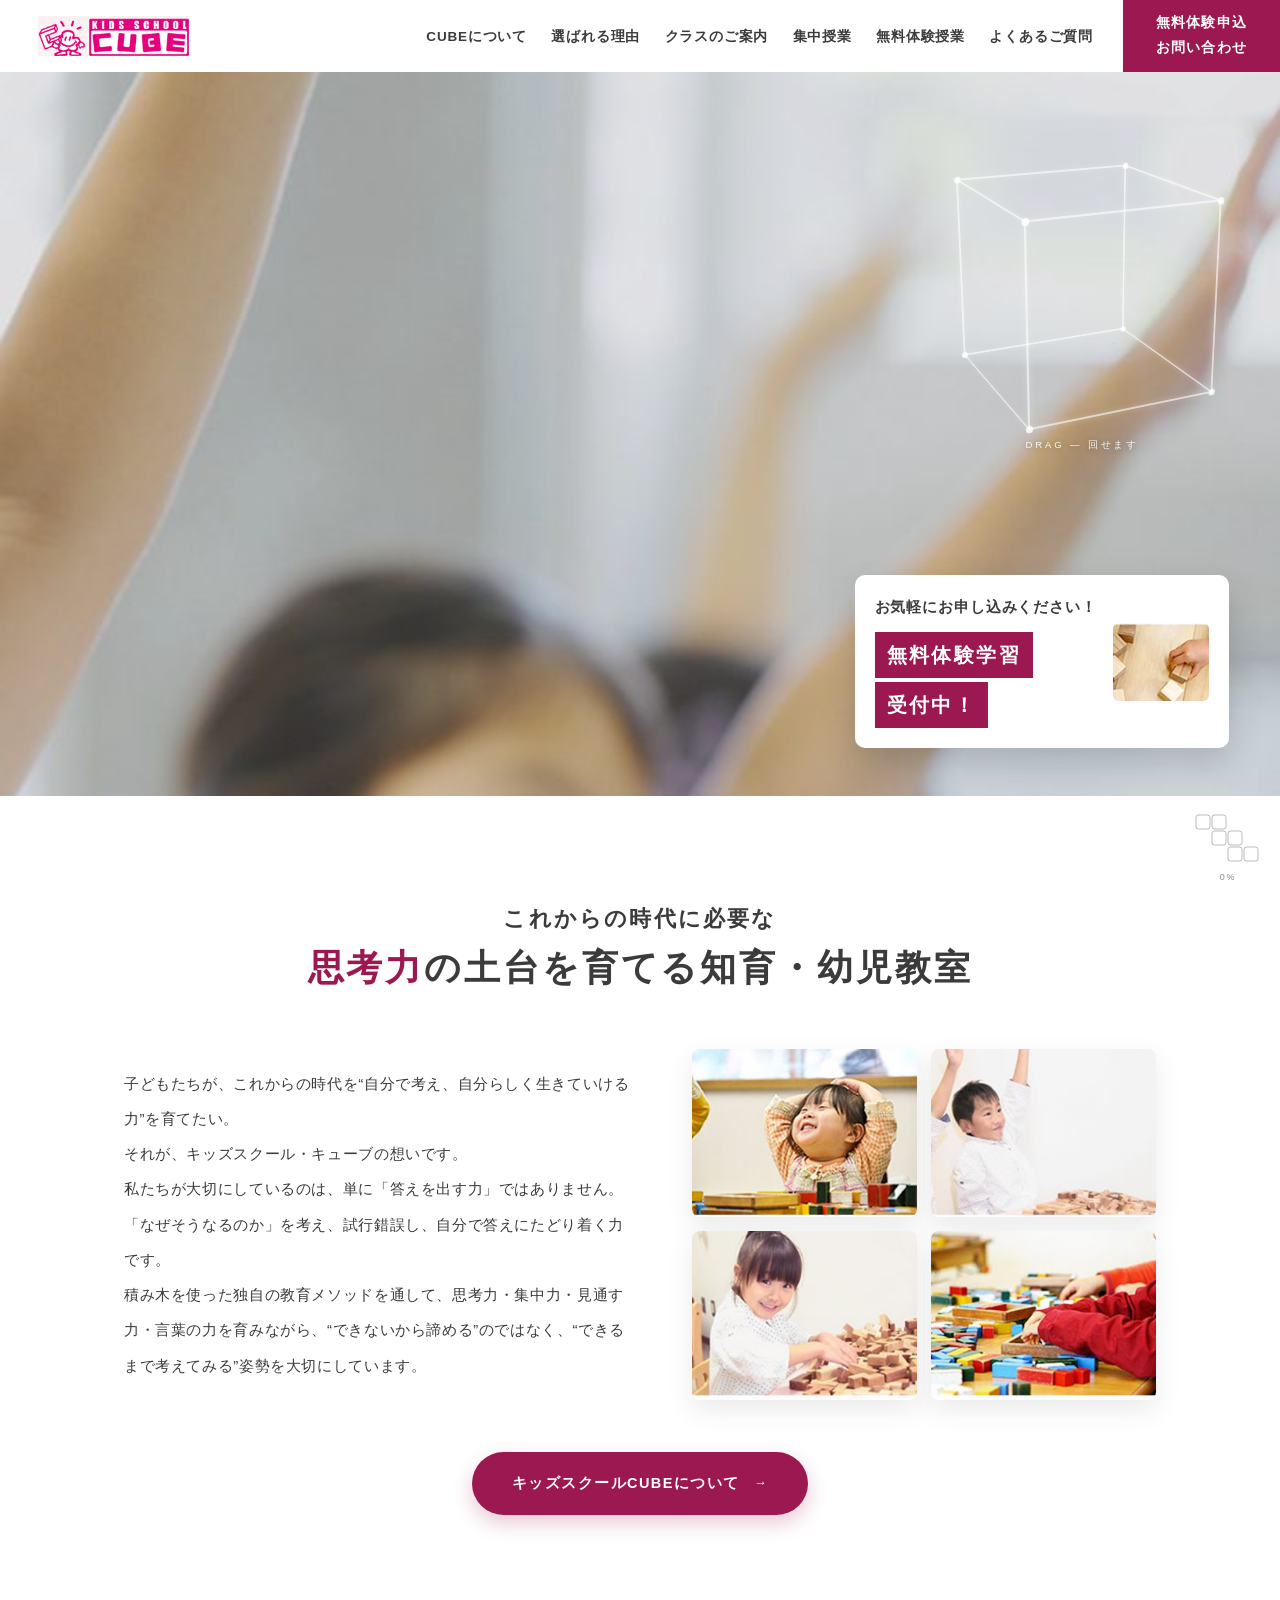
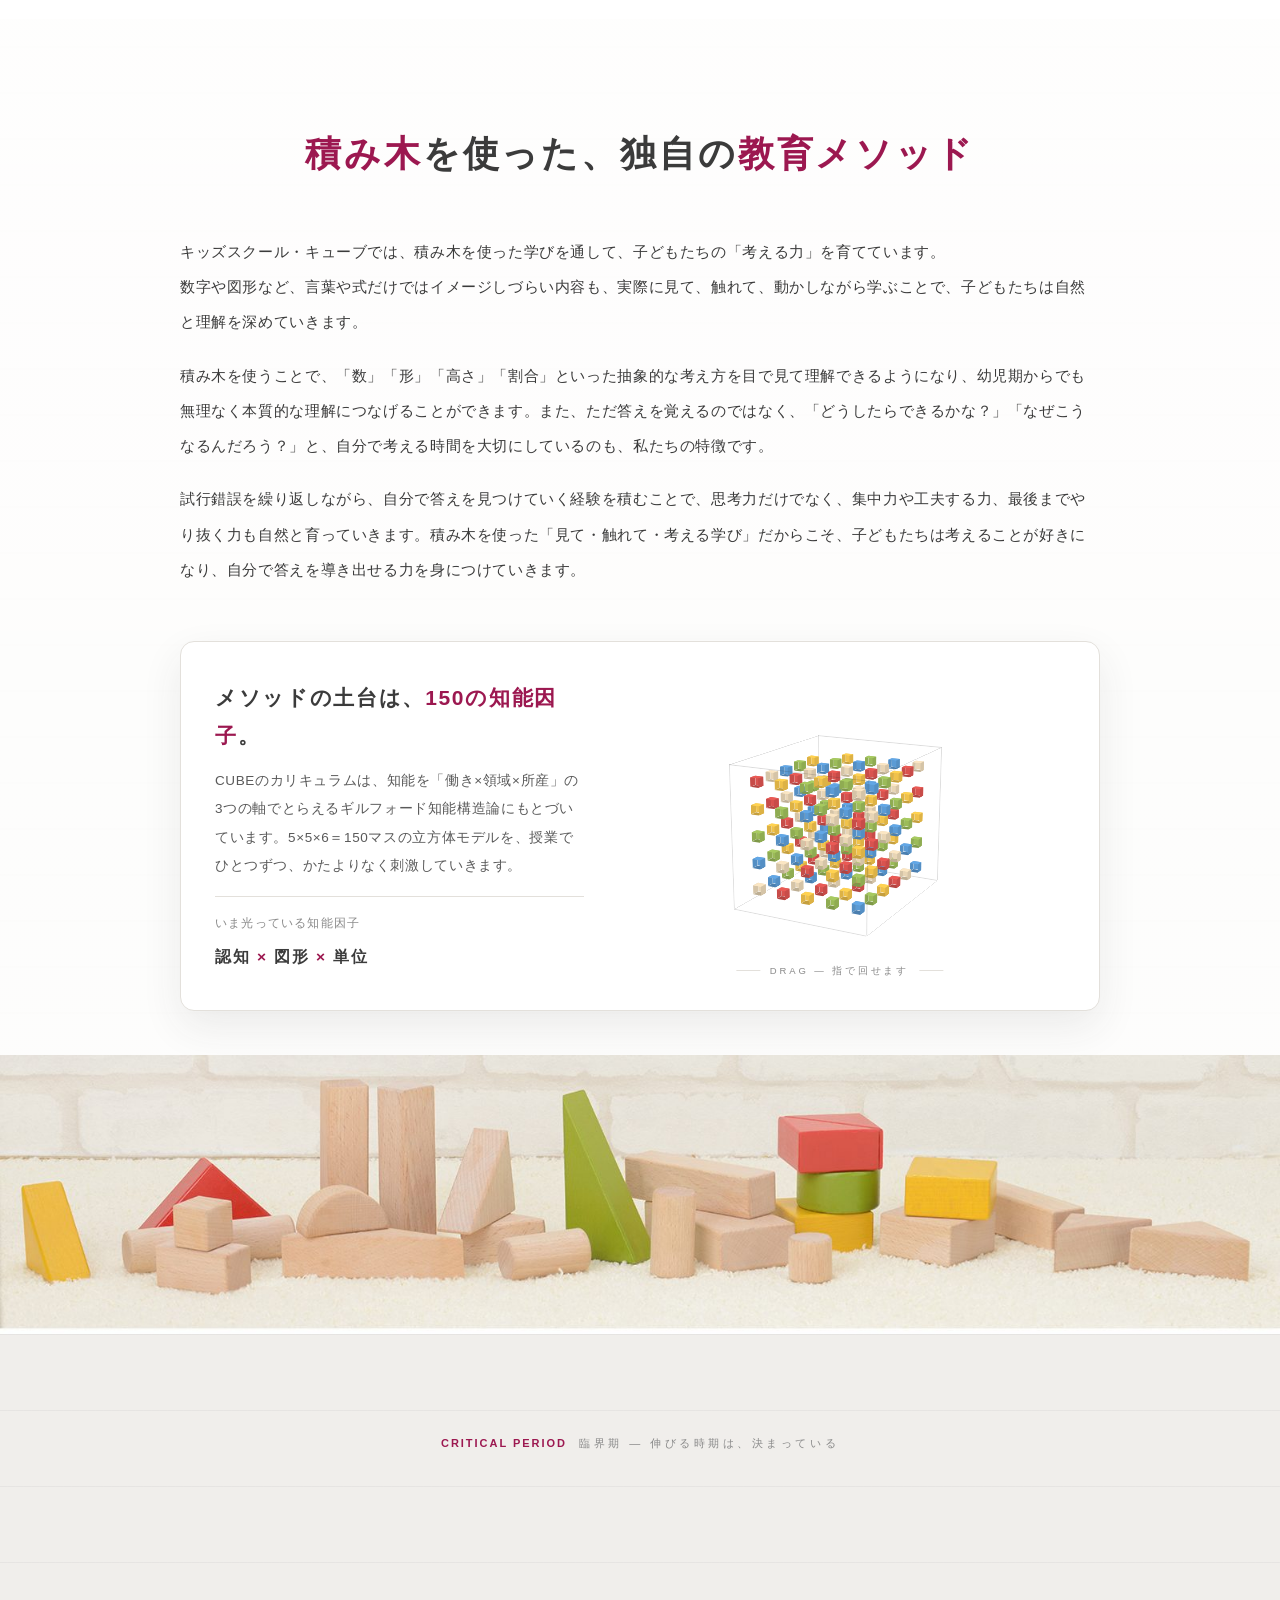
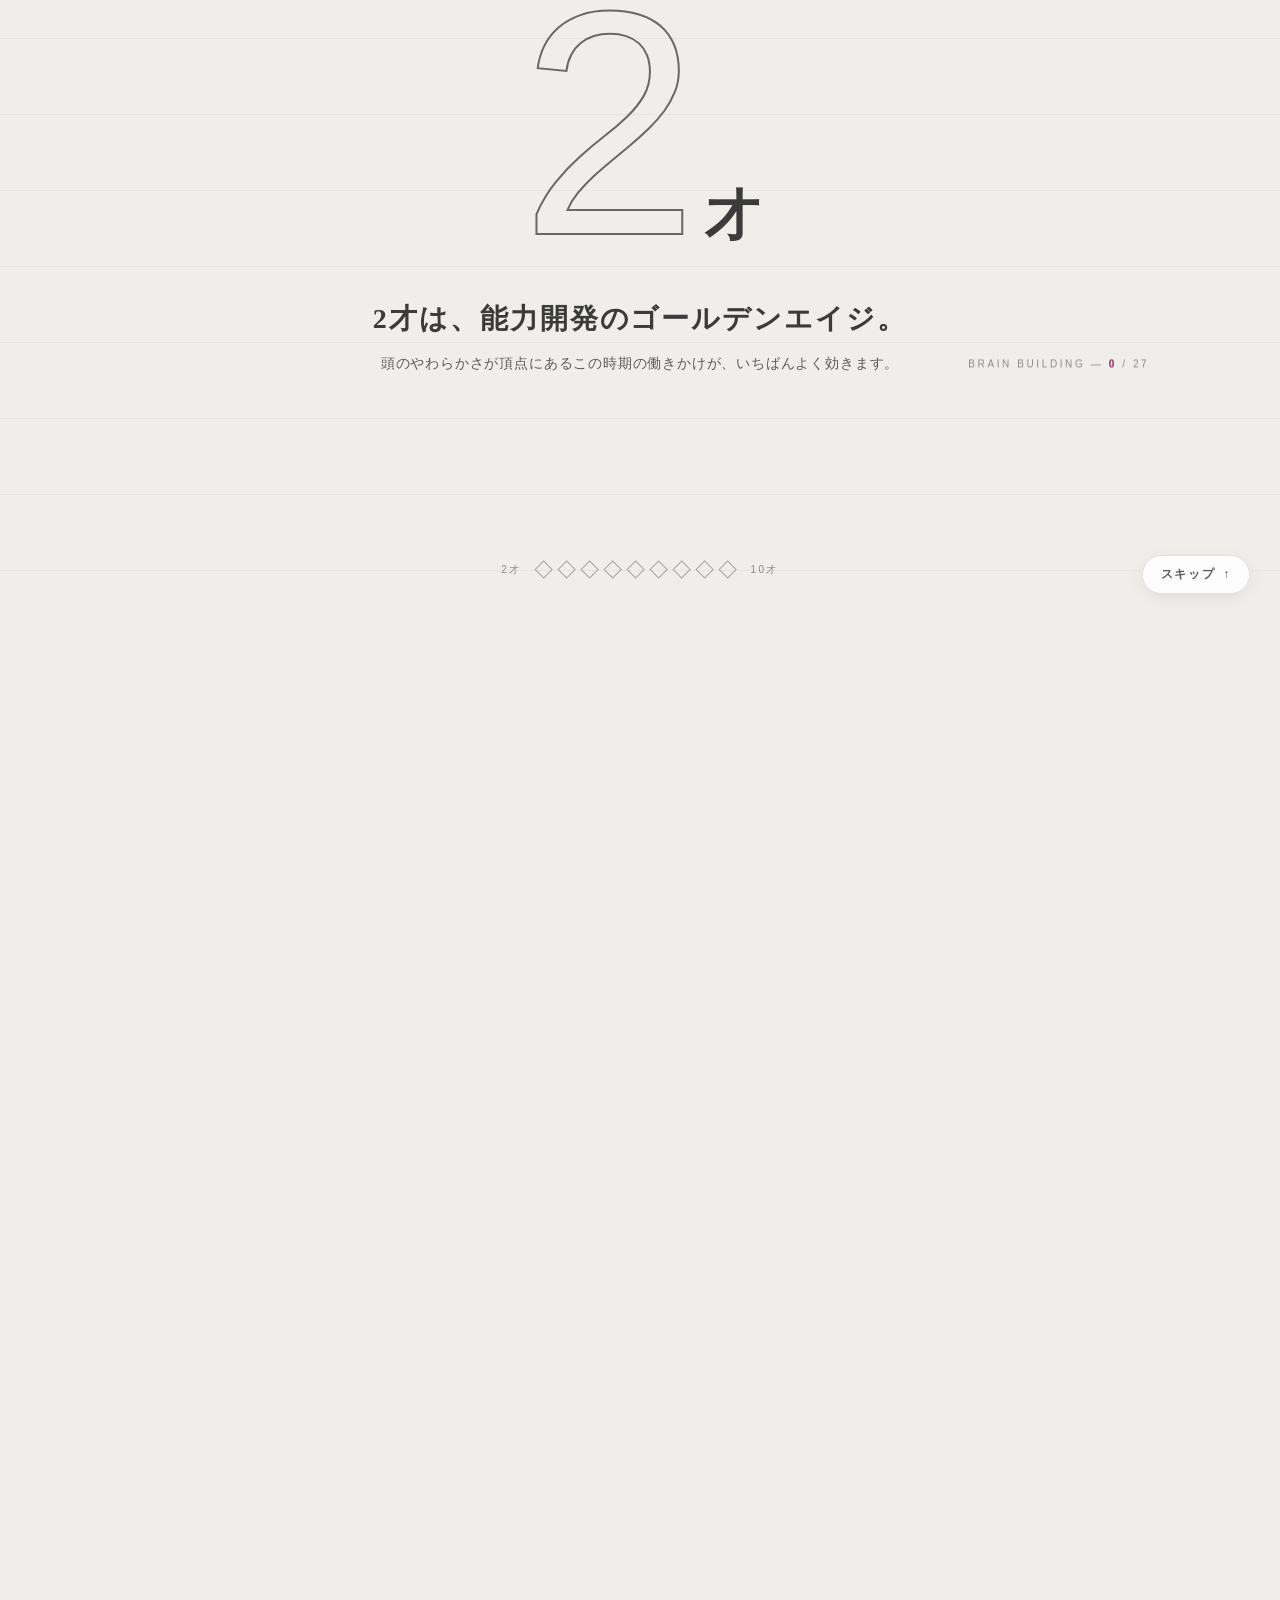
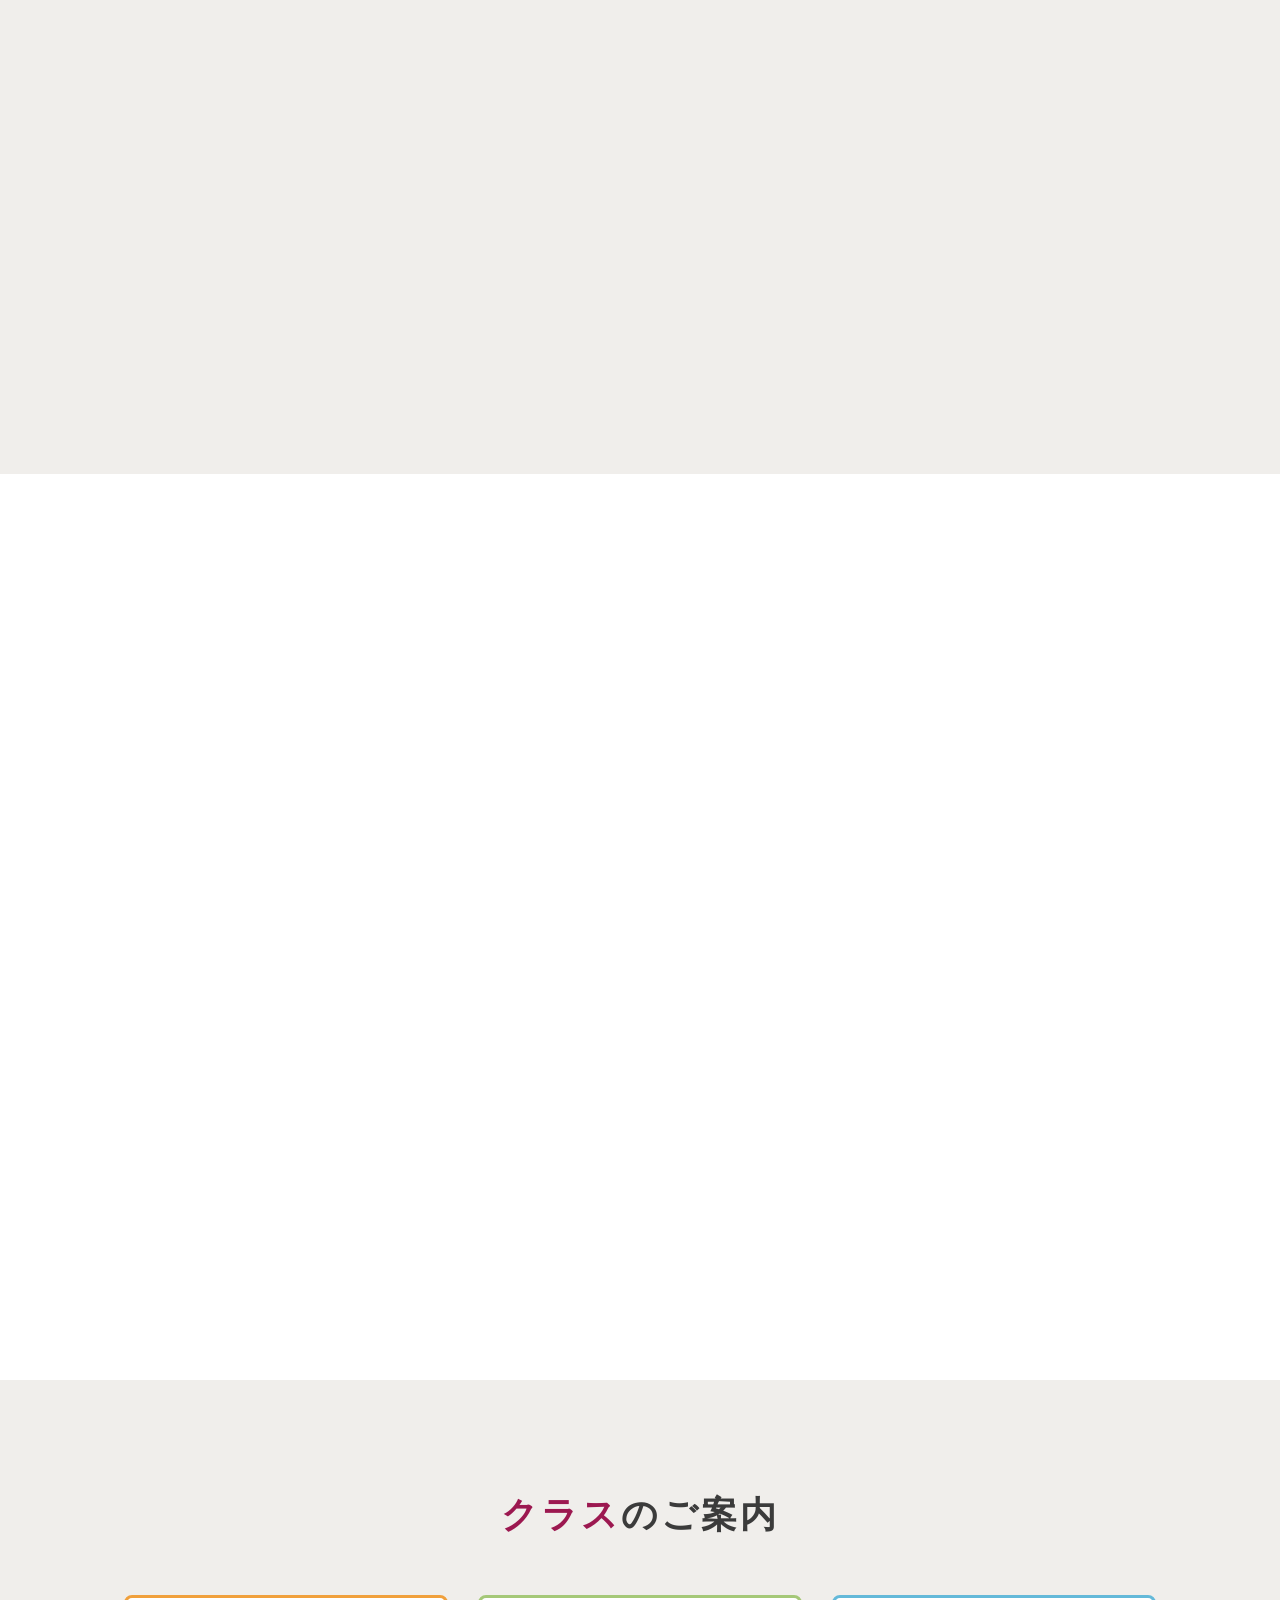
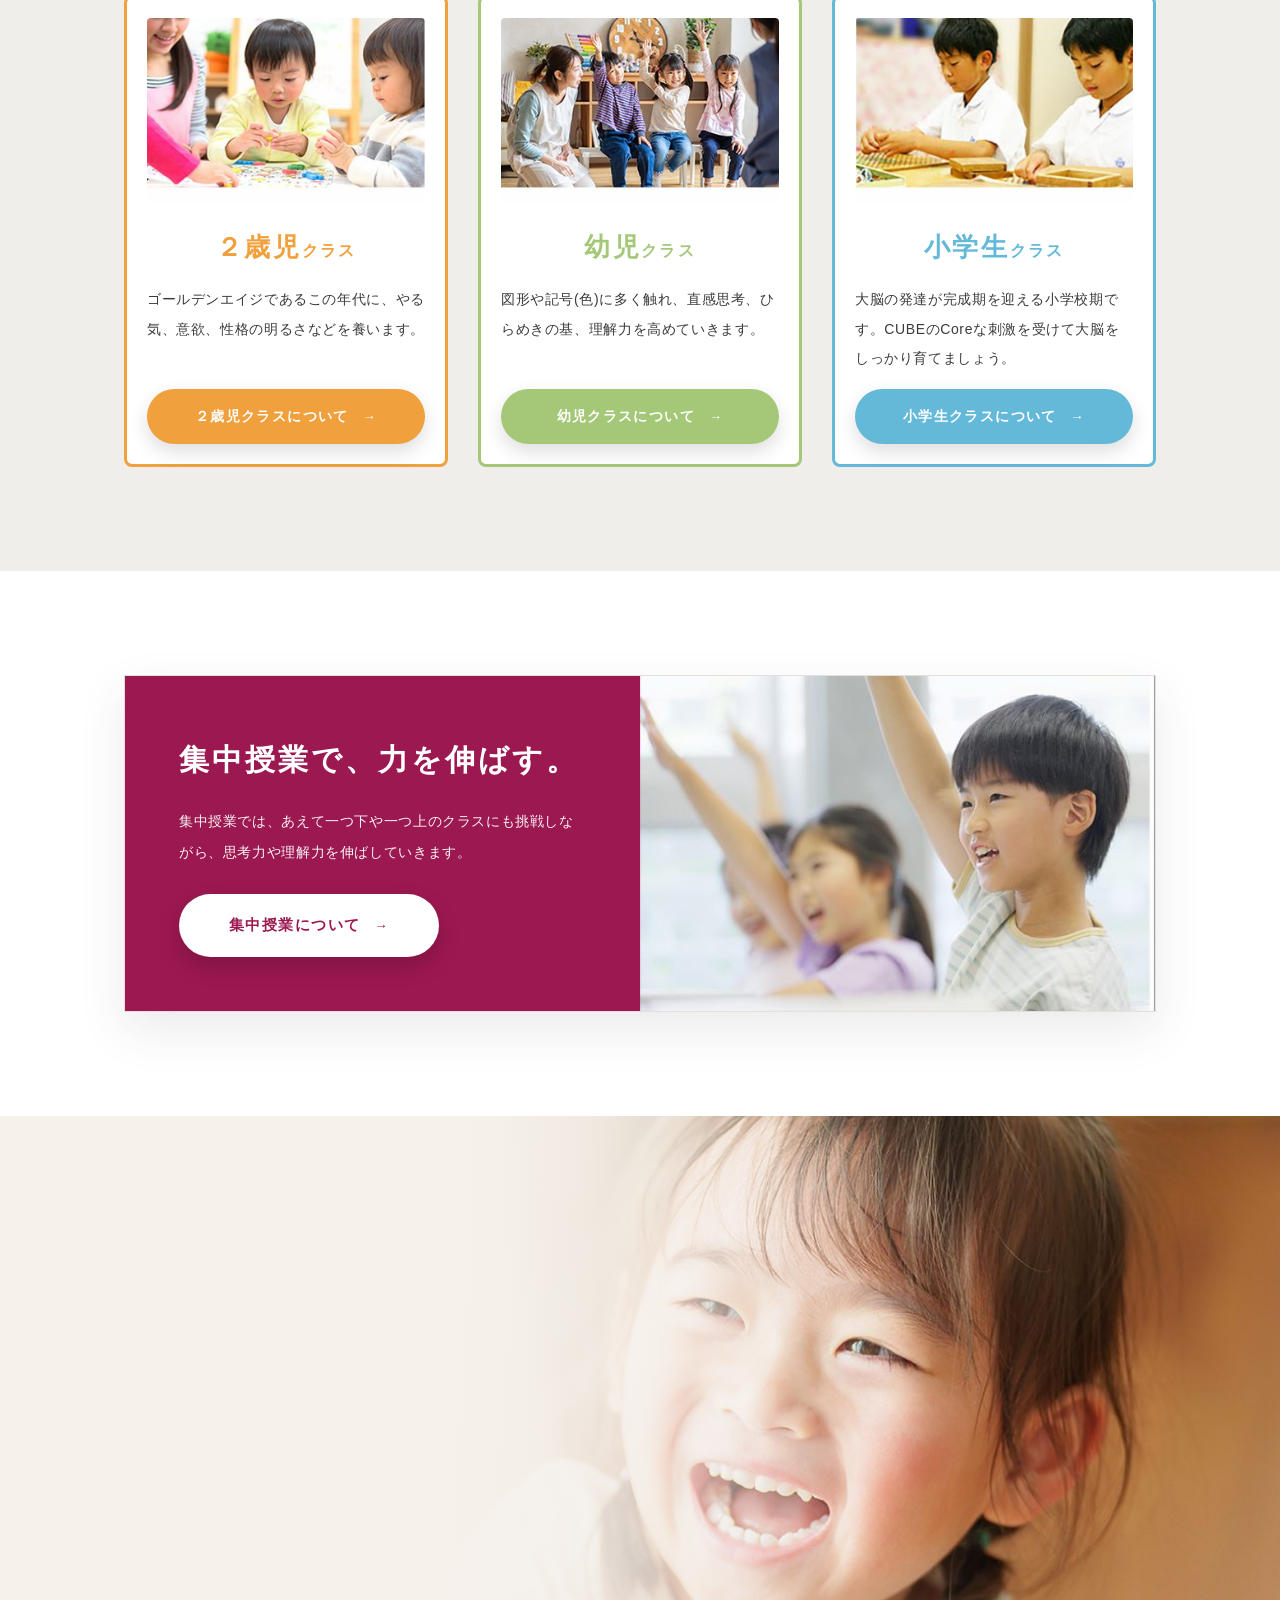
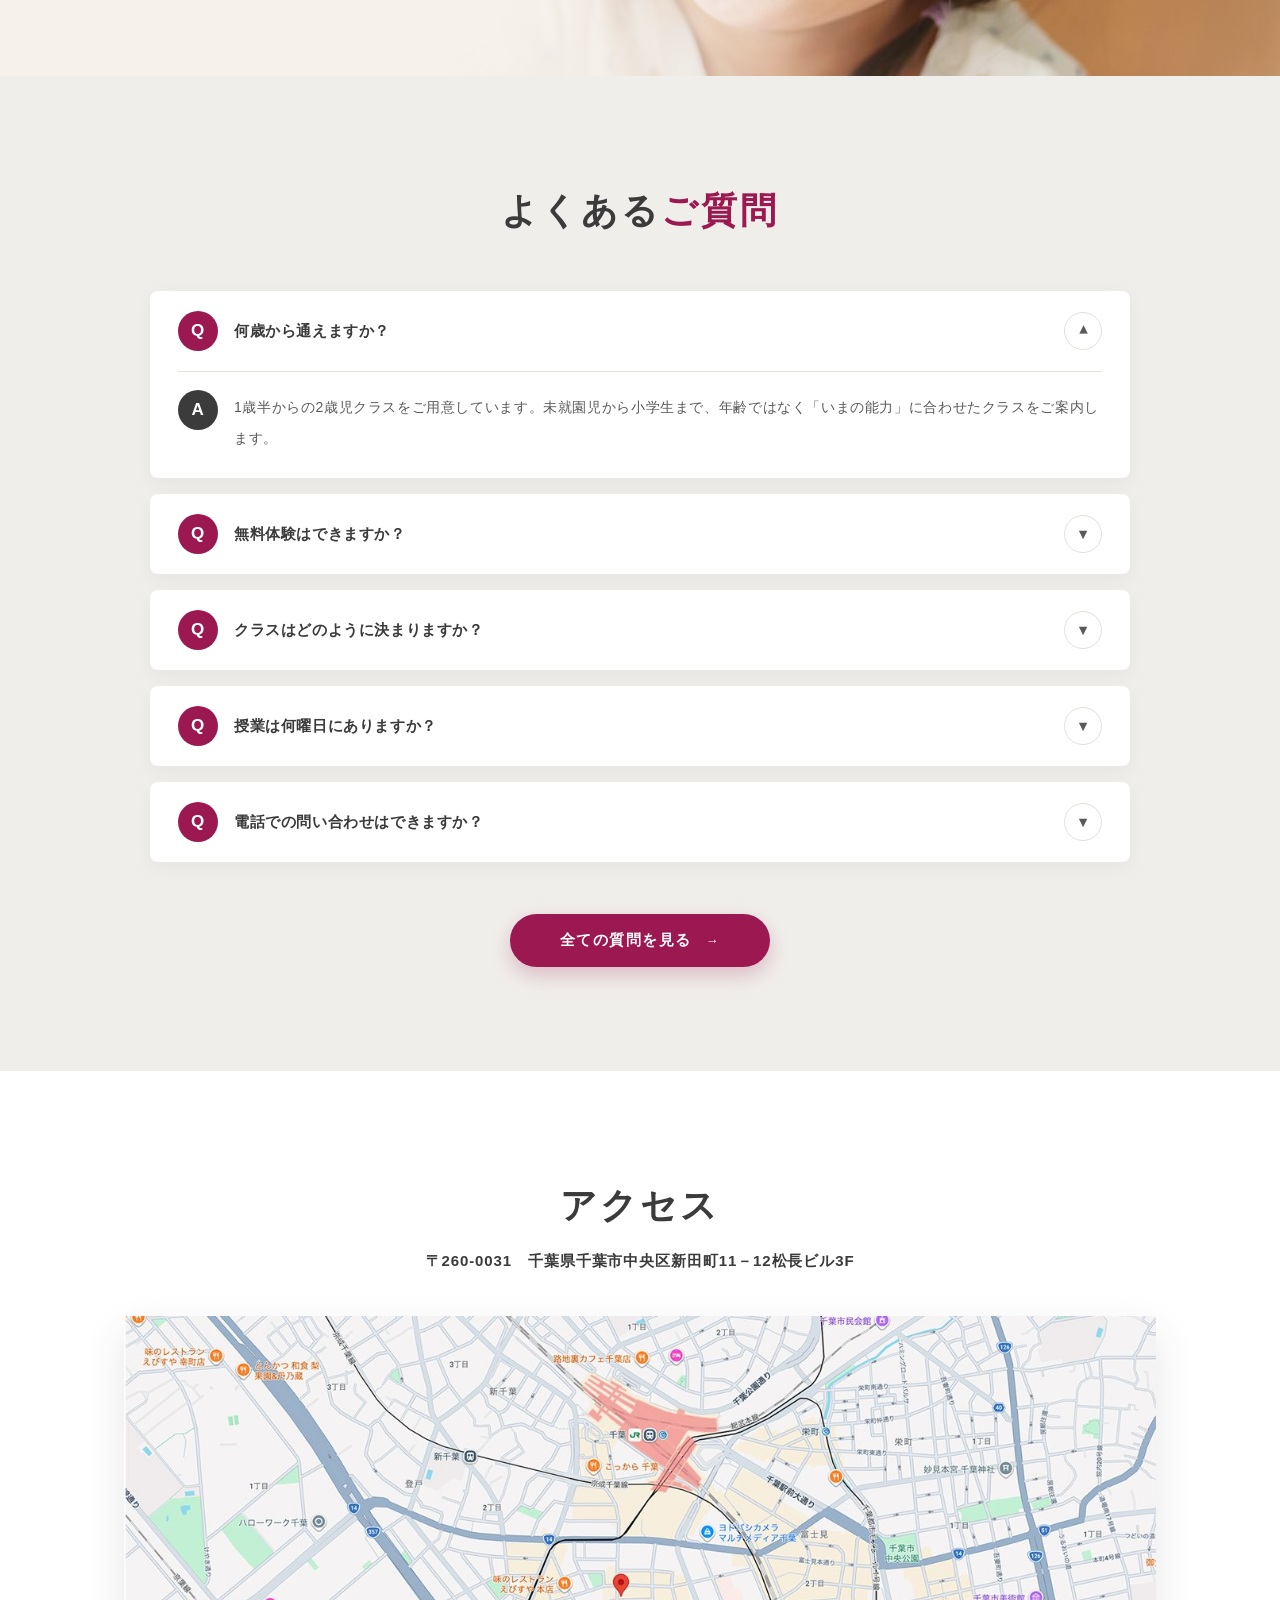
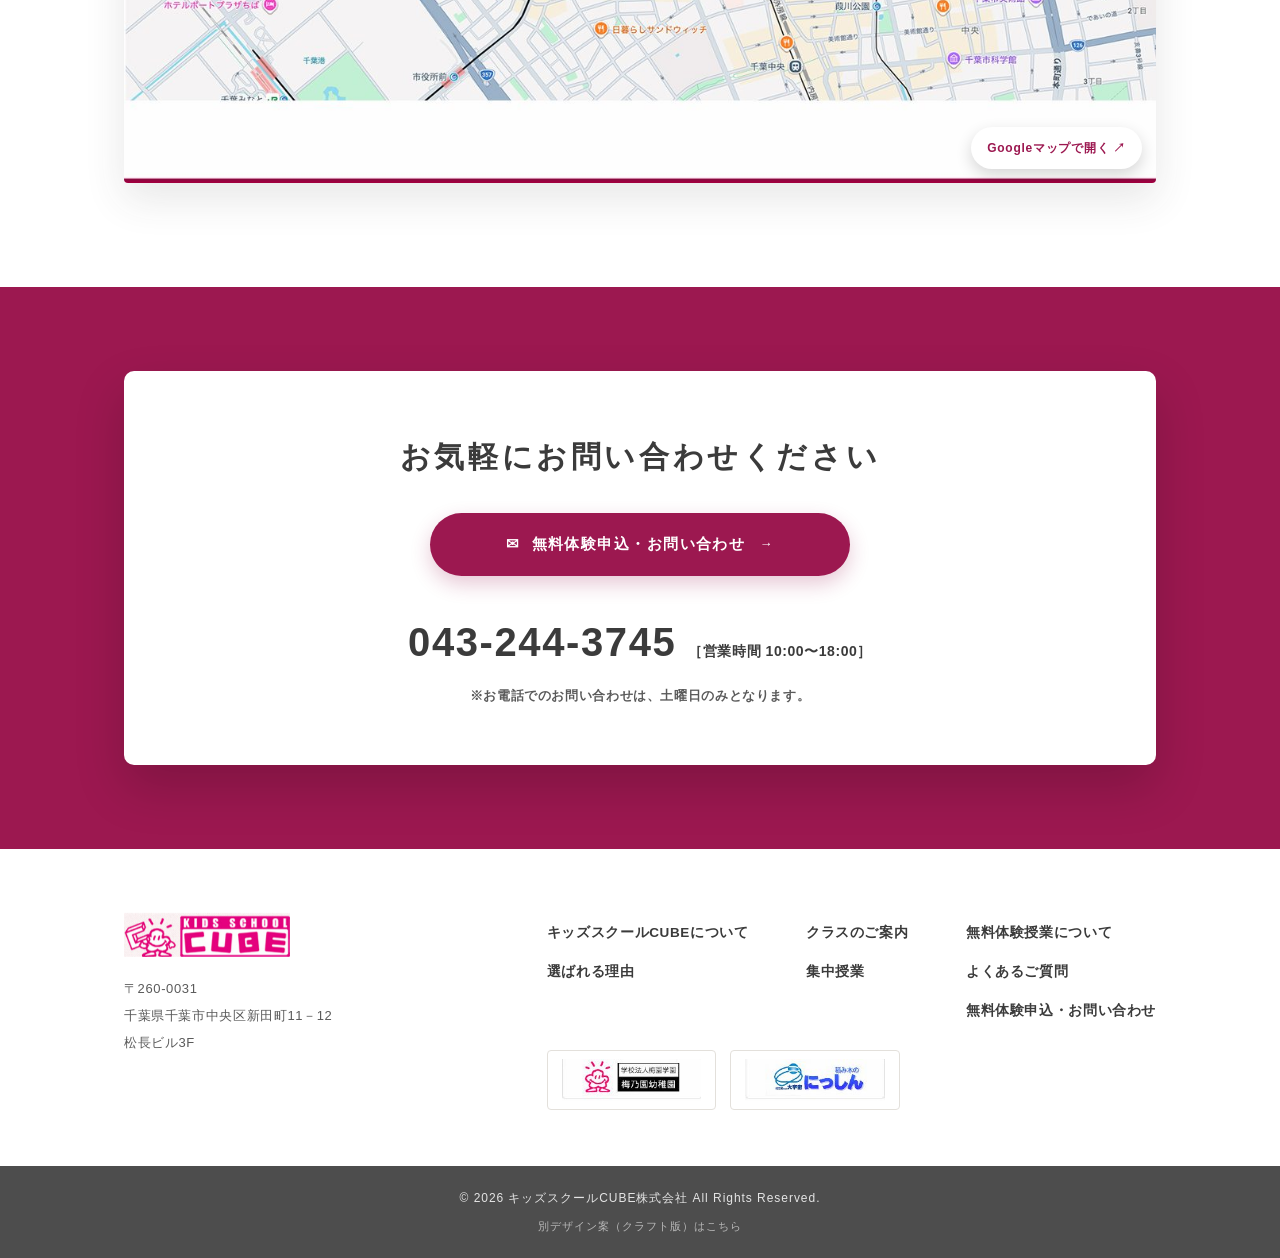
<file: index.html>
<!DOCTYPE html>
<html lang="ja">
<head>
<meta charset="UTF-8">
<meta name="robots" content="noindex, nofollow">
<meta name="viewport" content="width=device-width, initial-scale=1">
<title>キッズスクールCUBE — 考える楽しさが、未来を変えていく。｜千葉の知育・幼児教室</title>
<meta name="description" content="これからの時代に必要な思考力の土台を育てる知育・幼児教室。積み木を使った独自の教育メソッドで「考える力」を育てます。千葉駅東口徒歩6分。無料体験学習受付中。">
</head>
<body>
<style>
  :root{
    --wine:#9C1850;
    --wine-dark:#7C0F3E;
    --wine-soft:rgba(156,24,80,.08);
    --ink:#3B3B3B;
    --ink-70:#5A5A5A;
    --ink-50:#8A8A8A;
    --paper:#FFFFFF;
    --gray:#F0EEEB;
    --card:#EFEDEA;
    --line:#E3E0DB;
    --orange:#F0A03C;
    --green:#A5C878;
    --blue:#64B9D9;
    --sans:"Hiragino Kaku Gothic ProN","Hiragino Sans","Yu Gothic Medium","Yu Gothic","YuGothic","Meiryo",sans-serif;
    --num:"Avenir Next","Helvetica Neue","Segoe UI",Arial,sans-serif;
    --ease:cubic-bezier(.16,1,.3,1);
    --header-h:72px;
  }
  *{margin:0;padding:0;box-sizing:border-box}
  ::selection{background:rgba(156,24,80,.18)}
  html{scroll-behavior:smooth;scroll-padding-top:calc(var(--header-h) + 10px)}
  body{
    background:var(--paper);color:var(--ink);
    font-family:var(--sans);font-size:15.5px;line-height:2;letter-spacing:.04em;
    -webkit-font-smoothing:antialiased;overflow-x:hidden;
  }
  a{color:inherit;text-decoration:none}
  a:focus-visible,button:focus-visible{outline:2px solid var(--wine);outline-offset:3px;border-radius:2px}
  img,svg{max-width:100%;display:block}
  .wrap{max-width:1120px;margin:0 auto;padding:0 clamp(20px,4vw,44px)}

  /* ---------- reveal ---------- */
  .rv{opacity:0;transform:translateY(24px);transition:opacity .8s var(--ease),transform .8s var(--ease);transition-delay:var(--d,0s)}
  .rv.on{opacity:1;transform:none}
  @media (prefers-reduced-motion: reduce){.rv{opacity:1;transform:none;transition:none}}

  /* ---------- header ---------- */
  header{
    position:fixed;inset:0 0 auto 0;z-index:70;height:var(--header-h);
    background:rgba(255,255,255,.94);
    -webkit-backdrop-filter:blur(10px);backdrop-filter:blur(10px);
    transition:box-shadow .35s ease;
  }
  header.scrolled{box-shadow:0 6px 24px rgba(59,59,59,.10)}
  .hd-in{max-width:1600px;margin:0 auto;height:100%;padding-left:clamp(16px,3vw,40px);display:flex;align-items:center;gap:clamp(14px,2.4vw,30px)}
  .brand img{height:40px;width:auto}
  nav.gnav{display:flex;gap:clamp(12px,1.9vw,26px);margin-left:auto;align-items:center}
  nav.gnav a{
    font-size:13.5px;font-weight:600;letter-spacing:.06em;color:var(--ink);
    padding:8px 0;position:relative;white-space:nowrap;
  }
  nav.gnav a::after{content:"";position:absolute;left:0;bottom:2px;width:100%;height:2px;background:var(--wine);transform:scaleX(0);transform-origin:left;transition:transform .3s var(--ease)}
  nav.gnav a:hover::after{transform:scaleX(1)}
  .hd-cta{
    height:var(--header-h);flex-shrink:0;display:flex;flex-direction:column;justify-content:center;align-items:center;gap:2px;
    background:var(--wine);color:#fff;font-size:13.5px;font-weight:700;letter-spacing:.08em;
    padding:0 clamp(18px,2.6vw,34px);line-height:1.7;text-align:center;
    transition:background .3s;
  }
  .hd-cta:hover{background:var(--wine-dark)}
  .menu-btn{display:none;margin-left:auto;background:none;border:0;width:46px;height:46px;cursor:pointer;position:relative}
  .menu-btn span{position:absolute;left:12px;width:22px;height:2px;background:var(--ink);transition:transform .3s var(--ease)}
  .menu-btn span:nth-child(1){top:19px}.menu-btn span:nth-child(2){top:27px}
  .m-panel{display:none;position:absolute;top:var(--header-h);left:0;right:0;background:rgba(255,255,255,.98);border-bottom:1px solid var(--line);padding:8px 24px 20px;box-shadow:0 18px 30px rgba(0,0,0,.08)}
  .m-panel a{display:block;padding:12px 4px;font-size:14px;font-weight:600;border-bottom:1px solid var(--line)}
  header.open .m-panel{display:block}
  header.open .menu-btn span:nth-child(1){transform:translateY(4px) rotate(26deg)}
  header.open .menu-btn span:nth-child(2){transform:translateY(-4px) rotate(-26deg)}

  /* ---------- buttons ---------- */
  .btn{
    display:inline-flex;align-items:center;justify-content:center;gap:14px;
    background:var(--wine);color:#fff;font-family:var(--sans);font-size:14.5px;font-weight:700;letter-spacing:.1em;
    padding:17px 40px;border-radius:999px;border:0;cursor:pointer;min-width:260px;
    box-shadow:0 8px 20px rgba(156,24,80,.24);
    transition:transform .3s var(--ease),box-shadow .3s var(--ease),background .3s;
  }
  .btn:hover{transform:translateY(-2px);box-shadow:0 14px 28px rgba(156,24,80,.32);background:var(--wine-dark)}
  .btn .ar{font-family:var(--num);font-size:13px;transition:transform .3s var(--ease)}
  .btn:hover .ar{transform:translateX(4px)}
  .btn-white{background:#fff;color:var(--wine);box-shadow:0 8px 20px rgba(0,0,0,.14)}
  .btn-white:hover{background:#fff;color:var(--wine-dark);box-shadow:0 14px 28px rgba(0,0,0,.2)}
  .btn-center{display:flex;justify-content:center;margin-top:clamp(34px,5vw,52px)}

  /* ---------- section headings ---------- */
  .sec{padding:clamp(60px,9vw,104px) 0;position:relative}
  .sec-h{
    text-align:center;font-size:clamp(24px,3.6vw,36px);font-weight:700;letter-spacing:.08em;line-height:1.7;
    margin-bottom:clamp(30px,5vw,50px);
  }
  .sec-h .w{color:var(--wine)}
  .sec-h small{display:block;font-size:clamp(16px,2vw,22px);letter-spacing:.1em}

  /* ---------- hero ---------- */
  .hero{
    margin-top:var(--header-h);
    position:relative;min-height:min(86vh,760px);
    display:flex;align-items:center;
    overflow:hidden;background:#DCD9D4;
  }
  .hero-bg{position:absolute;inset:0}
  .hero-bg img{width:100%;height:100%;object-fit:cover;object-position:left center}
  @keyframes kburns{from{transform:scale(1)}to{transform:scale(1.05)}}
  .hero-bg img{animation:kburns 24s ease-in-out infinite alternate}
  @media (prefers-reduced-motion: reduce){.hero-bg img{animation:none}}
  @media (min-width: 761px){
    .hero{aspect-ratio:1600/905;min-height:0;max-height:none}
    .hero h1,.hero-badge{display:none}
  }
  @media (max-width: 760px){
    .hero-bg img{object-position:center}
    .hero-bg::after{content:"";position:absolute;inset:0;
      background:linear-gradient(100deg,rgba(255,255,255,.4) 0%,rgba(255,255,255,.14) 46%,rgba(255,255,255,0) 72%)}
  }
  .hero-in{position:relative;z-index:2;width:100%;max-width:1600px;margin:0 auto;padding:clamp(40px,6vw,80px) clamp(20px,5vw,72px)}
  .hero h1{
    font-size:clamp(34px,6.2vw,64px);font-weight:700;letter-spacing:.1em;line-height:1.86;
    color:#fff;text-shadow:0 2px 18px rgba(0,0,0,.16),0 1px 3px rgba(0,0,0,.14);
  }
  .hero h1 .ln{display:block;overflow:hidden}
  .hero h1 .ln>span{display:block;transform:translateY(110%);transition:transform 1s var(--ease);transition-delay:var(--d,0s)}
  .hero h1.go .ln>span{transform:none}
  .hero h1 .bx{
    display:inline-block;background:var(--wine);padding:0 .08em;margin:0 .04em;border-radius:3px;
    text-shadow:none;box-shadow:0 4px 14px rgba(124,15,62,.3);
    transform:scale(.6);opacity:0;transition:transform .55s var(--ease),opacity .4s ease;transition-delay:var(--bd,0s);
  }
  .hero h1.go .bx{transform:scale(1);opacity:1}
  @media (prefers-reduced-motion: reduce){
    .hero h1 .ln>span{transform:none}
    .hero h1 .bx{transform:none;opacity:1}
  }
  .hero-badge{
    position:absolute;right:clamp(16px,4vw,64px);bottom:clamp(18px,4vw,48px);z-index:3;
    background:#fff;border-radius:10px;box-shadow:0 14px 34px rgba(0,0,0,.16);
    padding:18px 20px;display:flex;gap:16px;align-items:center;
    transform:translateY(14px);opacity:0;transition:transform .8s var(--ease) .9s,opacity .8s ease .9s;
  }
  .hero-badge.on{transform:none;opacity:1}
  .hero-badge .hb-t b{display:block;font-size:14.5px;font-weight:700;letter-spacing:.06em;margin-bottom:8px}
  .hero-badge .hb-t .stamp{display:inline-block;background:var(--wine);color:#fff;font-size:clamp(16px,1.6vw,20px);font-weight:700;letter-spacing:.12em;padding:3px 12px;margin:2px 0}
  .hero-badge img{width:96px;height:78px;object-fit:cover;border-radius:6px}
  /* hero draggable cube (subtle ornament) */
  .hero-cube{
    position:absolute;z-index:2;right:clamp(16px,4.5vw,72px);top:10%;
    width:min(28vw,280px);height:min(28vw,280px);
    perspective:900px;cursor:grab;touch-action:pan-y;
  }
  .hero-cube:active{cursor:grabbing}
  .hero-cube .hc-tilt{position:absolute;inset:0;transform-style:preserve-3d}
  .hero-cube .he{position:absolute;left:50%;top:50%;background:rgba(255,255,255,.62);box-shadow:0 0 6px rgba(255,255,255,.35)}
  .hero-cube .hv{position:absolute;left:50%;top:50%;width:7px;height:7px;margin:-3.5px 0 0 -3.5px;border-radius:50%;background:#fff;opacity:.85}
  .hero-hint{
    position:absolute;left:50%;bottom:-30px;transform:translateX(-50%);
    font-family:var(--num);font-size:9.5px;letter-spacing:.3em;color:rgba(255,255,255,.9);text-transform:uppercase;white-space:nowrap;
    text-shadow:0 1px 6px rgba(0,0,0,.3);
  }
  @media (max-width:760px){.hero-cube{display:none}}

  /* ---------- about ---------- */
  .about-grid{display:grid;grid-template-columns:minmax(0,1.05fr) minmax(0,.95fr);gap:clamp(28px,5vw,56px);align-items:center}
  .about-grid p{margin-bottom:0;font-size:15px;line-height:2.35}
  .pic4{display:grid;grid-template-columns:1fr 1fr;gap:14px}
  .pic4 figure{border-radius:8px;overflow:hidden;box-shadow:0 10px 26px rgba(59,59,59,.10)}
  .pic4 img{width:100%;height:100%;object-fit:cover;aspect-ratio:4/3;transition:transform .8s var(--ease)}
  .pic4 figure:hover img{transform:scale(1.06)}

  /* ---------- method ---------- */
  .method{
    background:
      linear-gradient(rgba(255,255,255,.9),rgba(255,255,255,.82)),
      repeating-linear-gradient(0deg,#F4F1EC 0 44px,#EDEAE4 44px 46px),
      repeating-linear-gradient(90deg,#F4F1EC 0 110px,#EDEAE4 110px 112px);
  }
  .method-body{max-width:920px;margin:0 auto}
  .method-body p{font-size:15px;line-height:2.35;margin-bottom:1.2em}
  .method-photo{margin:clamp(26px,4vw,44px) calc(50% - 50vw) calc(-1*clamp(60px,9vw,104px));width:100vw}
  .method-photo img{width:100%;object-fit:cover}
  /* 150-factor lattice (tsumiki color ver.) */
  .lat-box{
    margin:clamp(34px,5vw,54px) auto 0;max-width:920px;
    background:#fff;border:1px solid var(--line);border-radius:14px;
    padding:clamp(20px,3.5vw,34px);box-shadow:0 16px 40px rgba(59,59,59,.09);
    display:grid;grid-template-columns:minmax(0,.9fr) minmax(0,1.1fr);gap:clamp(16px,3vw,30px);align-items:center;
  }
  .lat-box .lb-t h3{font-size:clamp(17px,2.2vw,21px);font-weight:700;letter-spacing:.08em;line-height:1.8;margin-bottom:12px}
  .lat-box .lb-t h3 b{color:var(--wine)}
  .lat-box .lb-t p{font-size:13.5px;color:var(--ink-70);line-height:2.1}
  .lat-box .lb-t .lr{
    margin-top:16px;padding-top:14px;border-top:1px solid var(--line);
    font-size:12px;color:var(--ink-50);letter-spacing:.1em;
  }
  .lat-box .lb-t .lr b{display:block;font-size:15.5px;color:var(--ink);font-weight:700;letter-spacing:.12em;margin-top:4px}
  .lat-box .lb-t .lr b em{font-style:normal;color:var(--wine)}
  .lat-stage{position:relative;display:flex;justify-content:center;align-items:center;min-height:300px}
  .lat-scene{width:320px;height:300px;perspective:900px;cursor:grab;touch-action:pan-y;position:relative}
  .lat-scene:active{cursor:grabbing}
  .lat-tilt{position:absolute;inset:0;transform-style:preserve-3d}
  .node{
    position:absolute;left:50%;top:50%;width:9px;height:9px;margin:-4.5px 0 0 -4.5px;
    transform-style:preserve-3d;
    transform:translate3d(var(--sx),var(--sy),var(--sz)) scale(.15);
    transition:transform 1.2s var(--ease);transition-delay:var(--d);
  }
  .formed .node{transform:translate3d(var(--tx),var(--ty),var(--tz)) scale(1)}
  .nf{position:absolute;inset:0;background:var(--c,#E8D5B5);border:.5px solid rgba(255,255,255,.5)}
  .nf-f{transform:translateZ(4.5px)}
  .nf-b{transform:rotateY(180deg) translateZ(4.5px)}
  .nf-r{transform:rotateY(90deg) translateZ(4.5px);filter:brightness(.92)}
  .nf-l{transform:rotateY(-90deg) translateZ(4.5px);filter:brightness(.92)}
  .nf-t{transform:rotateX(90deg) translateZ(4.5px);filter:brightness(1.08)}
  .nf-d{transform:rotateX(-90deg) translateZ(4.5px);filter:brightness(.82)}
  .formed .node.hot{transform:translate3d(var(--tx),var(--ty),var(--tz)) scale(1.9);z-index:5}
  .node.hot .nf{border-color:var(--wine);box-shadow:0 0 10px rgba(156,24,80,.55)}
  .edge{position:absolute;left:50%;top:50%;background:rgba(59,59,59,.18)}
  .lat-hint{
    position:absolute;bottom:-4px;left:50%;transform:translateX(-50%);
    font-family:var(--num);font-size:9.5px;letter-spacing:.3em;color:var(--ink-50);text-transform:uppercase;
    display:flex;align-items:center;gap:10px;white-space:nowrap;
  }
  .lat-hint::before,.lat-hint::after{content:"";width:24px;height:1px;background:var(--line)}

  /* ---------- critical period (sticky scrolltelling, ported from classic) ---------- */
  .critical{height:260vh;position:relative;background:var(--gray)}
  .critical-sticky{
    position:sticky;top:0;height:100vh;height:100svh;overflow:hidden;
    display:flex;flex-direction:column;justify-content:center;align-items:center;text-align:center;
    background-image:linear-gradient(rgba(59,59,59,.05) 1px,transparent 1px);
    background-size:100% 76px;
  }
  .crit-eyebrow{
    position:absolute;top:calc(var(--header-h) + 26px);left:50%;transform:translateX(-50%);white-space:nowrap;
    font-family:var(--num);font-size:11px;letter-spacing:.32em;text-transform:uppercase;color:var(--ink-50);
  }
  .crit-eyebrow .no{color:var(--wine);font-weight:600;letter-spacing:.18em;margin-right:12px}
  .age-line{display:flex;align-items:baseline;justify-content:center;gap:6px;line-height:1;position:relative;z-index:2}
  .age-num{
    font-family:var(--num);font-weight:200;font-variant-numeric:tabular-nums;
    font-size:clamp(150px,30vw,320px);
    color:transparent;-webkit-text-stroke:2px rgba(59,59,59,.75);
    display:inline-block;
  }
  @supports not (-webkit-text-stroke:1px black){.age-num{color:rgba(59,59,59,.22)}}
  .age-num.pop{animation:agePop .55s var(--ease)}
  @keyframes agePop{from{opacity:.1;transform:translateY(26px)}to{opacity:1;transform:none}}
  .age-sai{font-family:"Hiragino Mincho ProN","Hiragino Mincho Pro","Yu Mincho","YuMincho",serif;font-size:clamp(30px,5vw,54px);font-weight:600;color:var(--ink)}
  .crit-caps{display:grid;width:min(88vw,640px);margin-top:14px;position:relative;z-index:2}
  .crit-caps .ph{
    grid-area:1/1;display:flex;flex-direction:column;justify-content:flex-start;gap:8px;
    opacity:0;transform:translateY(16px);transition:opacity .6s var(--ease),transform .6s var(--ease);
  }
  .crit-caps .ph.act{opacity:1;transform:none}
  .crit-caps .ph .t1{font-family:"Hiragino Mincho ProN","Hiragino Mincho Pro","Yu Mincho","YuMincho",serif;font-weight:600;font-size:clamp(19px,2.8vw,28px);letter-spacing:.07em;line-height:1.6}
  .crit-caps .ph .t2{font-size:13.5px;color:var(--ink-70);letter-spacing:.06em}
  .age-track{position:absolute;bottom:clamp(30px,6vh,58px);left:50%;transform:translateX(-50%);display:flex;align-items:center;gap:10px}
  .age-track .blk{width:13px;height:13px;border:1px solid rgba(59,59,59,.4);transform:rotate(45deg);transition:background .45s var(--ease),border-color .45s}
  .age-track .blk.fill{background:#E3B23C;border-color:#E3B23C}
  .age-track .cap{font-family:var(--num);font-size:10px;letter-spacing:.24em;color:var(--ink-50);margin:0 6px}
  .crit-skip{
    position:absolute;right:clamp(14px,3vw,30px);bottom:clamp(16px,5vh,40px);z-index:4;
    display:inline-flex;align-items:center;gap:8px;
    background:rgba(255,255,255,.88);border:1px solid var(--line);border-radius:999px;
    font-family:var(--sans);font-size:12px;font-weight:700;letter-spacing:.14em;color:var(--ink-70);
    padding:10px 18px;cursor:pointer;pointer-events:auto;
    transition:box-shadow .3s,transform .3s,color .3s;
    box-shadow:0 4px 14px rgba(59,59,59,.08);
  }
  .crit-skip:hover{transform:translateY(-2px);box-shadow:0 8px 18px rgba(59,59,59,.14);color:var(--wine)}
  .crit-skip span{font-family:var(--num);font-size:12px}
  @media (max-width:560px){.crit-skip{right:12px;bottom:60px;padding:8px 14px}}
  .crit-cube{
    position:absolute;z-index:1;right:clamp(8px,4vw,70px);top:50%;
    width:min(30vw,340px);height:min(30vw,340px);
    transform:translateY(-54%);
    perspective:900px;pointer-events:none;
  }
  .cc-tilt{position:absolute;inset:0;transform-style:preserve-3d;transform:rotateX(-22deg) rotateY(-30deg)}
  .cc{
    position:absolute;left:50%;top:50%;width:44px;height:44px;margin:-22px 0 0 -22px;
    transform-style:preserve-3d;
    transform:translate3d(var(--sx),var(--sy),var(--sz)) scale(.2) rotateY(120deg);
    opacity:0;
    transition:transform .8s var(--ease),opacity .45s ease;
  }
  .cc.in{transform:translate3d(var(--tx),var(--ty),var(--tz)) scale(1);opacity:1}
  .ccf{position:absolute;inset:0;background:#F3EAD8;border:1px solid rgba(59,59,59,.2)}
  .cc .ccf-f{transform:translateZ(22px)}
  .cc .ccf-b{transform:rotateY(180deg) translateZ(22px)}
  .cc .ccf-r{transform:rotateY(90deg) translateZ(22px);background:#E7DDC8}
  .cc .ccf-l{transform:rotateY(-90deg) translateZ(22px);background:#E7DDC8}
  .cc .ccf-t{transform:rotateX(90deg) translateZ(22px);background:#FCF7EB}
  .cc .ccf-d{transform:rotateX(-90deg) translateZ(22px);background:#DDD0B6}
  .cc.a-terra .ccf{background:#C86A4B}.cc.a-terra .ccf-t{background:#D67D5C}.cc.a-terra .ccf-r,.cc.a-terra .ccf-l{background:#B85B3F}
  .cc.a-amber .ccf{background:#E3B94F}.cc.a-amber .ccf-t{background:#EFC96A}.cc.a-amber .ccf-r,.cc.a-amber .ccf-l{background:#D4A83E}
  .cc.a-denim .ccf{background:#6E88A6}.cc.a-denim .ccf-t{background:#7F98B4}.cc.a-denim .ccf-r,.cc.a-denim .ccf-l{background:#5F7893}
  .cc.a-green .ccf{background:#94A66B}.cc.a-green .ccf-t{background:#A4B57C}.cc.a-green .ccf-r,.cc.a-green .ccf-l{background:#84955D}
  .cc-glow{
    position:absolute;left:50%;top:50%;width:130%;height:130%;transform:translate(-50%,-50%);
    background:radial-gradient(circle,rgba(227,178,60,.32),transparent 62%);
    opacity:0;transition:opacity 1s ease;border-radius:50%;
  }
  .crit-cube.done .cc-glow{opacity:1}
  .cc-count{
    position:absolute;left:50%;bottom:-34px;transform:translateX(-50%);
    font-family:var(--num);font-size:10px;letter-spacing:.26em;color:var(--ink-50);
    text-transform:uppercase;white-space:nowrap;font-variant-numeric:tabular-nums;
  }
  .cc-count b{color:var(--wine);font-weight:600}
  @media (max-width:860px){
    .crit-cube{
      right:auto;left:50%;top:44%;
      width:240px;height:240px;
      transform:translate(-50%,-50%);
      opacity:.5;
    }
    .cc-count{display:none}
  }
  @media (max-width:560px){
    .age-num{font-size:clamp(110px,34vh,150px)}
    .age-track{bottom:14px}
    .age-track .blk{width:10px;height:10px}
  }

  /* ---------- reasons ---------- */
  .reasons{background:#fff}
  .reason-grid{display:grid;grid-template-columns:repeat(4,minmax(0,1fr));gap:18px;row-gap:56px;margin-top:64px}
  .reason{
    background:var(--card);border-radius:6px;padding:58px 20px 30px;position:relative;text-align:center;
    transition:transform .35s var(--ease),box-shadow .35s var(--ease);
  }
  .reason:hover{transform:translateY(-6px);box-shadow:0 16px 30px rgba(59,59,59,.12)}
  .reason .ic{
    position:absolute;top:-38px;left:50%;transform:translateX(-50%);
    width:76px;height:76px;border-radius:50%;background:#fff;
    display:flex;align-items:center;justify-content:center;
    box-shadow:0 6px 18px rgba(59,59,59,.08);
  }
  .reason .ic svg{width:38px;height:38px}
  .reason .no{
    display:inline-block;color:var(--wine);font-size:15px;font-weight:700;letter-spacing:.14em;
    border-bottom:2px solid var(--wine);padding-bottom:6px;margin-bottom:16px;
  }
  .reason p{font-size:14.5px;font-weight:600;line-height:2;letter-spacing:.05em}

  /* ---------- classes ---------- */
  .classes{background:var(--gray)}
  .class-grid{display:grid;grid-template-columns:repeat(3,minmax(0,1fr));gap:clamp(16px,2.6vw,30px)}
  .cls-card{
    background:#fff;border-radius:8px;padding:clamp(14px,1.8vw,20px);
    border:3px solid var(--cc,var(--orange));
    display:flex;flex-direction:column;gap:0;
    transition:transform .35s var(--ease),box-shadow .35s var(--ease);
  }
  .cls-card:hover{transform:translateY(-6px);box-shadow:0 18px 36px rgba(59,59,59,.13)}
  .cls-card .cp{border-radius:4px;overflow:hidden;margin-bottom:18px}
  .cls-card .cp img{width:100%;aspect-ratio:3/2;object-fit:cover;transition:transform .8s var(--ease)}
  .cls-card:hover .cp img{transform:scale(1.05)}
  .cls-card h3{text-align:center;font-size:clamp(20px,2.4vw,26px);font-weight:700;letter-spacing:.1em;color:var(--cc);margin-bottom:12px}
  .cls-card h3 small{font-size:.62em;letter-spacing:.14em}
  .cls-card p{font-size:14px;line-height:2.1;min-height:6.3em}
  .cls-card .btn{min-width:0;width:100%;margin-top:16px;background:var(--cc);box-shadow:0 8px 18px rgba(59,59,59,.16);font-size:13.5px;padding:14px 10px}
  .cls-card .btn:hover{background:var(--cc);filter:brightness(1.06);box-shadow:0 12px 24px rgba(59,59,59,.2)}

  /* ---------- intensive band ---------- */
  .intensive .band{
    display:grid;grid-template-columns:minmax(0,1fr) minmax(0,1fr);
    border:1px solid var(--line);background:#fff;box-shadow:0 18px 44px rgba(59,59,59,.10);
  }
  .intensive .bd-l{background:var(--wine);color:#fff;padding:clamp(28px,4.5vw,54px)}
  .intensive .bd-l h2{font-size:clamp(21px,3vw,30px);font-weight:700;letter-spacing:.1em;margin-bottom:16px}
  .intensive .bd-l p{font-size:14px;line-height:2.2;opacity:.95}
  .intensive .bd-l .btn{margin-top:26px;background:#fff;color:var(--wine);box-shadow:0 10px 22px rgba(0,0,0,.18)}
  .intensive .bd-l .btn:hover{color:var(--wine-dark)}
  .intensive .bd-r{position:relative;min-height:260px}
  .intensive .bd-r img{position:absolute;inset:0;width:100%;height:100%;object-fit:cover}

  /* ---------- taiken ---------- */
  .taiken{position:relative;overflow:hidden;background:#F6F1EB;min-height:560px;display:flex;align-items:center}
  .taiken-bg{position:absolute;inset:0}
  .taiken-bg img{position:absolute;right:0;top:0;height:100%;width:min(68%,980px);object-fit:cover;object-position:center 30%}
  .taiken-bg::after{content:"";position:absolute;inset:0;
    background:linear-gradient(90deg,#F6F1EB 0%,#F6F1EB 34%,rgba(246,241,235,.86) 46%,rgba(246,241,235,0) 68%)}
  @media (max-width:760px){.taiken-bg img{width:100%}}
  .taiken-in{position:relative;z-index:2;padding:clamp(48px,7vw,84px) 0}
  .taiken h2{font-size:clamp(23px,3.4vw,34px);font-weight:700;letter-spacing:.1em;line-height:1.9;margin-bottom:22px}
  .taiken h2 .w{color:var(--wine)}
  .taiken p{max-width:34em;font-size:15px;line-height:2.3}
  .taiken .btn{margin-top:30px}

  /* ---------- faq ---------- */
  .faq{background:var(--gray)}
  .faq-list{max-width:980px;margin:0 auto;display:grid;gap:16px}
  .qa{background:#fff;border-radius:8px;box-shadow:0 6px 18px rgba(59,59,59,.05);overflow:hidden}
  .qa summary{
    list-style:none;display:flex;align-items:center;gap:16px;
    padding:20px clamp(16px,3vw,28px);cursor:pointer;font-size:15px;font-weight:700;letter-spacing:.04em;
  }
  .qa summary::-webkit-details-marker{display:none}
  .qa .qm{flex-shrink:0;width:40px;height:40px;border-radius:50%;background:var(--wine);color:#fff;
    display:flex;align-items:center;justify-content:center;font-family:var(--num);font-weight:700;font-size:17px}
  .qa .tg{
    margin-left:auto;flex-shrink:0;width:38px;height:38px;border-radius:50%;border:1px solid var(--line);
    display:flex;align-items:center;justify-content:center;color:var(--ink-70);
    transition:transform .35s var(--ease);
  }
  .qa[open] .tg{transform:rotate(180deg)}
  .qa .ans{
    display:flex;gap:16px;padding:4px clamp(16px,3vw,28px) 24px;
    border-top:1px solid var(--line);margin:0 clamp(16px,3vw,28px);padding-left:0;padding-right:0;
  }
  .qa .ans .am{flex-shrink:0;width:40px;height:40px;border-radius:50%;background:var(--ink);color:#fff;
    display:flex;align-items:center;justify-content:center;font-family:var(--num);font-weight:700;font-size:17px;margin-top:14px}
  .qa .ans p{padding-top:16px;font-size:14px;line-height:2.2;color:var(--ink-70)}

  /* ---------- access ---------- */
  .access-h{text-align:center;margin-bottom:10px}
  .access-addr{text-align:center;font-size:15px;font-weight:600;letter-spacing:.06em;margin-bottom:clamp(24px,4vw,40px)}
  .map-box{display:block;border-radius:4px;overflow:hidden;box-shadow:0 16px 40px rgba(59,59,59,.12);position:relative}
  .map-box img{width:100%;display:block;transition:transform .8s var(--ease)}
  .map-box:hover img{transform:scale(1.015)}
  .map-box .map-open{
    position:absolute;right:14px;bottom:14px;background:#fff;color:var(--wine);
    font-size:12px;font-weight:700;letter-spacing:.06em;padding:9px 16px;border-radius:999px;
    box-shadow:0 6px 16px rgba(0,0,0,.16);
  }

  /* ---------- contact band ---------- */
  .contact-band{background:var(--wine);padding:clamp(48px,7vw,84px) 0}
  .cb-card{
    background:#fff;border-radius:10px;max-width:1100px;margin:0 auto;
    padding:clamp(34px,5vw,56px) clamp(20px,4vw,48px);text-align:center;
    box-shadow:0 22px 50px rgba(0,0,0,.18);
  }
  .cb-card h2{font-size:clamp(21px,3vw,30px);font-weight:700;letter-spacing:.12em;margin-bottom:26px}
  .cb-card .btn{min-width:min(420px,100%)}
  .cb-tel{margin-top:26px;display:flex;flex-direction:column;align-items:center;gap:2px}
  .cb-tel .tel{
    font-family:var(--num);font-size:clamp(30px,4.4vw,40px);font-weight:600;letter-spacing:.04em;color:var(--ink);
    display:inline-flex;align-items:baseline;gap:12px;
  }
  .cb-tel .tel small{font-size:14px;font-weight:700;letter-spacing:.04em}
  .cb-tel .note{font-size:12.5px;font-weight:600;color:var(--ink-70)}

  /* ---------- page progress: staircase cube net -> folds into a cube ---------- */
  .prognet{position:fixed;right:16px;bottom:14px;z-index:60;width:72px;pointer-events:none}
  .prognet svg{display:block;width:66px;height:50px;margin:0 auto;overflow:visible;transition:opacity .45s ease,transform .45s var(--ease)}
  .prognet svg rect{fill:rgba(255,255,255,.75);stroke:rgba(59,59,59,.35);stroke-width:1;transition:fill .4s var(--ease),stroke .4s}
  .prognet svg rect.done{fill:var(--wine);stroke:var(--wine)}
  .prognet .fold-scene{position:absolute;left:50%;top:15px;width:20px;height:20px;margin-left:-10px;perspective:320px;opacity:0;transform:scale(.4);transition:opacity .5s ease,transform .5s var(--ease)}
  @keyframes pnSpin{from{transform:rotateX(-24deg) rotateY(0deg)}to{transform:rotateX(-24deg) rotateY(360deg)}}
  .prognet .fold-cube{position:absolute;inset:0;transform-style:preserve-3d;animation:pnSpin 7s linear infinite}
  .prognet .fold-cube i{position:absolute;inset:0;background:var(--wine);border:1px solid rgba(255,255,255,.4)}
  .prognet.folded svg{opacity:0;transform:scale(.6)}
  .prognet.folded .fold-scene{opacity:1;transform:scale(1)}
  .prognet .pn-label{font-family:var(--num);font-size:9px;letter-spacing:.2em;color:var(--ink-50);text-align:center;margin-top:4px;text-transform:uppercase;font-variant-numeric:tabular-nums}
  @media (max-width:560px){.prognet{right:10px;bottom:10px;transform:scale(.85);transform-origin:bottom right}}
  @media (prefers-reduced-motion: reduce){.prognet .fold-cube{animation:none;transform:rotateX(-24deg) rotateY(-30deg)}}

  /* ---------- footer ---------- */
  footer{background:#fff;padding:clamp(44px,6vw,64px) 0 0}
  .ft-grid{display:flex;flex-wrap:wrap;gap:40px;justify-content:space-between;align-items:flex-start}
  .ft-brand img{height:44px;width:auto;margin-bottom:18px}
  .ft-brand p{font-size:13px;line-height:2.1;color:var(--ink-70)}
  .ft-cols{display:flex;gap:clamp(24px,4.5vw,64px);flex-wrap:wrap}
  .ft-cols ul{list-style:none}
  .ft-cols a{font-size:13.5px;font-weight:600;line-height:2.9;color:var(--ink);transition:color .3s}
  .ft-cols a:hover{color:var(--wine)}
  .ft-family{display:flex;gap:14px;margin-top:20px;flex-wrap:wrap}
  .ft-family a{
    display:flex;align-items:center;justify-content:center;
    border:1px solid var(--line);border-radius:4px;padding:8px 14px;background:#fff;
    transition:box-shadow .3s,transform .3s;
  }
  .ft-family a:hover{box-shadow:0 8px 18px rgba(59,59,59,.1);transform:translateY(-2px)}
  .ft-family img{height:42px;width:auto}
  .ft-btm{
    margin-top:clamp(36px,5vw,56px);background:#4D4D4D;color:rgba(255,255,255,.85);
    font-size:12px;letter-spacing:.08em;text-align:center;padding:20px 16px;
    display:flex;flex-direction:column;gap:4px;
  }
  .ft-btm a{color:rgba(255,255,255,.6);font-size:11px}
  .ft-btm a:hover{color:#fff}

  /* ---------- responsive ---------- */
  @media (max-width: 980px){
    nav.gnav{display:none}
    .menu-btn{display:block}
    .reason-grid{grid-template-columns:repeat(2,minmax(0,1fr))}
    .class-grid{grid-template-columns:minmax(0,1fr);max-width:520px;margin:0 auto}
    .about-grid{grid-template-columns:minmax(0,1fr)}
    .lat-box{grid-template-columns:minmax(0,1fr)}
    .intensive .band{grid-template-columns:minmax(0,1fr)}
    .intensive .bd-r{min-height:220px;order:-1}
  }
  @media (max-width: 560px){
    .reason-grid{grid-template-columns:minmax(0,1fr);row-gap:52px}
    .hero-badge{left:16px;right:16px;justify-content:space-between}
    .hd-cta{font-size:11px;padding:0 14px}
    .brand img{height:32px}
    body{font-size:14.5px}
  }
</style>

<header id="hd">
  <div class="hd-in">
    <a class="brand" href="#top" aria-label="キッズスクールCUBE ホーム">
      <img src="assets/img/logo.jpg" alt="キッズスクールCUBE" width="230" height="61" style="mix-blend-mode:multiply">
    </a>
    <nav class="gnav" aria-label="メイン">
      <a href="#about">CUBEについて</a>
      <a href="#reasons">選ばれる理由</a>
      <a href="#classes">クラスのご案内</a>
      <a href="#intensive">集中授業</a>
      <a href="#taiken">無料体験授業</a>
      <a href="#faq">よくあるご質問</a>
    </nav>
    <button class="menu-btn" id="menuBtn" aria-label="メニュー" aria-expanded="false"><span></span><span></span></button>
    <a class="hd-cta" href="contact.html"><span>無料体験申込</span><span>お問い合わせ</span></a>
  </div>
  <div class="m-panel" id="mPanel">
    <a href="#about">CUBEについて</a>
    <a href="#reasons">選ばれる理由</a>
    <a href="#classes">クラスのご案内</a>
    <a href="#intensive">集中授業</a>
    <a href="#taiken">無料体験授業</a>
    <a href="#faq">よくあるご質問</a>
    <a href="contact.html">無料体験申込・お問い合わせ</a>
  </div>
</header>

<main id="top">

  <!-- ============ HERO ============ -->
  <section class="hero">
    <div class="hero-bg">
      <picture>
        <source media="(min-width:761px)" srcset="assets/img/top-hero.jpg">
        <img src="assets/img/top-hero-m.jpg" alt="考える楽しさが、未来を変えていく。— 手を挙げる子どもたち" fetchpriority="high">
      </picture>
    </div>
    <div class="hero-cube" id="heroCube" aria-hidden="true">
      <div class="hc-tilt" id="heroCubeTilt"></div>
      <span class="hero-hint">Drag — 回せます</span>
    </div>
    <div class="hero-in">
      <h1 id="heroTitle" aria-label="考える楽しさが、未来を変えていく。">
        <span class="ln" style="--d:.1s"><span><span class="bx" style="--bd:.55s">考</span>える<span class="bx" style="--bd:.7s">楽</span>しさが、</span></span>
        <span class="ln" style="--d:.28s"><span><span class="bx" style="--bd:.85s">未来</span>を<span class="bx" style="--bd:1s">変</span>えていく。</span></span>
      </h1>
    </div>
    <div class="hero-badge" id="heroBadge">
      <div class="hb-t">
        <b>お気軽にお申し込みください！</b>
        <span class="stamp">無料体験学習</span><br>
        <span class="stamp">受付中！</span>
      </div>
      <img src="assets/img/top-badge.jpg" alt="木製の積み木">
    </div>
  </section>

  <!-- ============ ABOUT ============ -->
  <section class="sec" id="about">
    <span id="philosophy" style="position:absolute;top:-10px" aria-hidden="true"></span>
    <div class="wrap">
      <h2 class="sec-h rv"><small>これからの時代に必要な</small><span class="w">思考力</span>の土台を育てる知育・幼児教室</h2>
      <div class="about-grid">
        <div class="rv" style="--d:.1s">
          <p>子どもたちが、これからの時代を“自分で考え、自分らしく生きていける力”を育てたい。<br>
          それが、キッズスクール・キューブの想いです。<br>
          私たちが大切にしているのは、単に「答えを出す力」ではありません。「なぜそうなるのか」を考え、試行錯誤し、自分で答えにたどり着く力です。<br>
          積み木を使った独自の教育メソッドを通して、思考力・集中力・見通す力・言葉の力を育みながら、“できないから諦める”のではなく、“できるまで考えてみる”姿勢を大切にしています。</p>
        </div>
        <div class="pic4 rv" style="--d:.2s">
          <figure><img src="assets/img/top-about1.jpg" alt="笑顔で積み木に取り組む子ども" loading="lazy"></figure>
          <figure><img src="assets/img/top-about2.jpg" alt="手を挙げて答える男の子" loading="lazy"></figure>
          <figure><img src="assets/img/top-about3.jpg" alt="木の積み木で遊びながら学ぶ女の子" loading="lazy"></figure>
          <figure><img src="assets/img/top-about4.jpg" alt="カラフルな積み木に取り組む子どもの手元" loading="lazy"></figure>
        </div>
      </div>
      <div class="btn-center rv"><a class="btn" href="about.html">キッズスクールCUBEについて<span class="ar">→</span></a></div>
    </div>
  </section>

  <!-- ============ METHOD ============ -->
  <section class="sec method" id="method">
    <div class="wrap">
      <h2 class="sec-h rv"><span class="w">積み木</span>を使った、独自の<span class="w">教育メソッド</span></h2>
      <div class="method-body rv" style="--d:.1s">
        <p>キッズスクール・キューブでは、積み木を使った学びを通して、子どもたちの「考える力」を育てています。<br>
        数字や図形など、言葉や式だけではイメージしづらい内容も、実際に見て、触れて、動かしながら学ぶことで、子どもたちは自然と理解を深めていきます。</p>
        <p>積み木を使うことで、「数」「形」「高さ」「割合」といった抽象的な考え方を目で見て理解できるようになり、幼児期からでも無理なく本質的な理解につなげることができます。また、ただ答えを覚えるのではなく、「どうしたらできるかな？」「なぜこうなるんだろう？」と、自分で考える時間を大切にしているのも、私たちの特徴です。</p>
        <p>試行錯誤を繰り返しながら、自分で答えを見つけていく経験を積むことで、思考力だけでなく、集中力や工夫する力、最後までやり抜く力も自然と育っていきます。積み木を使った「見て・触れて・考える学び」だからこそ、子どもたちは考えることが好きになり、自分で答えを導き出せる力を身につけていきます。</p>
      </div>

      <div class="lat-box rv" style="--d:.15s">
        <div class="lb-t">
          <h3>メソッドの土台は、<b>150の知能因子</b>。</h3>
          <p>CUBEのカリキュラムは、知能を「働き×領域×所産」の3つの軸でとらえるギルフォード知能構造論にもとづいています。5×5×6＝150マスの立方体モデルを、授業でひとつずつ、かたよりなく刺激していきます。</p>
          <p class="lr">いま光っている知能因子<b id="latReadout">認知 <em>×</em> 図形 <em>×</em> 単位</b></p>
        </div>
        <div class="lat-stage">
          <div class="lat-scene" id="latScene" role="img" aria-label="150の知能因子を表す立方体モデル。ドラッグで回転できます">
            <div class="lat-tilt" id="latTilt"></div>
          </div>
          <p class="lat-hint">Drag — 指で回せます</p>
        </div>
      </div>

      <figure class="method-photo rv" style="--d:.2s">
        <img src="assets/img/top-method.jpg" alt="授業で使う色とりどりの積み木" loading="lazy">
      </figure>
    </div>
  </section>

  <!-- ============ CRITICAL PERIOD (sticky) ============ -->
  <div class="critical" id="critical">
    <div class="critical-sticky">
      <p class="crit-eyebrow"><span class="no">Critical Period</span>臨界期 — 伸びる時期は、決まっている</p>
      <div class="crit-cube" id="critCube" aria-hidden="true">
        <div class="cc-glow"></div>
        <div class="cc-tilt" id="critCubeTilt"></div>
        <p class="cc-count">Brain Building — <b id="ccN">0</b> / 27</p>
      </div>
      <div class="age-line" aria-hidden="true">
        <span class="age-num num-face" id="ageNum">2</span><span class="age-sai">才</span>
      </div>
      <div class="crit-caps">
        <div class="ph act" data-ph="0">
          <p class="t1">2才は、能力開発のゴールデンエイジ。</p>
          <p class="t2">頭のやわらかさが頂点にあるこの時期の働きかけが、いちばんよく効きます。</p>
        </div>
        <div class="ph" data-ph="1">
          <p class="t1">「3才で何をしたかで——</p>
          <p class="t2">幼児期の環境づくりは、親から子への何よりの贈りもの。</p>
        </div>
        <div class="ph" data-ph="2">
          <p class="t1">——4才が決まります。」</p>
          <p class="t2">一年の積み重ねが、次の一年の伸びしろになる。</p>
        </div>
        <div class="ph" data-ph="3">
          <p class="t1">大脳の完成は、10才前後。</p>
          <p class="t2">大脳がほぼ完成する10才前後までが、いちばんの伸ばしどき。だからCUBEは「いま」に集中します。</p>
        </div>
      </div>
      <div class="age-track" aria-hidden="true">
        <span class="cap">2才</span>
        <span class="blk"></span><span class="blk"></span><span class="blk"></span><span class="blk"></span><span class="blk"></span><span class="blk"></span><span class="blk"></span><span class="blk"></span><span class="blk"></span>
        <span class="cap">10才</span>
      </div>
      <button class="crit-skip" id="critSkip" type="button" aria-label="このセクションをスキップ">スキップ<span aria-hidden="true">↓</span></button>
    </div>
  </div>

  <!-- ============ REASONS ============ -->
  <section class="sec reasons" id="reasons">
    <div class="wrap">
      <h2 class="sec-h rv">キッズスクールCUBEが<span class="w">選ばれる理由</span></h2>
      <div class="reason-grid">
        <div class="reason rv" style="--d:.02s">
          <span class="ic"><svg viewBox="0 0 40 40" fill="none" stroke="#3B3B3B" stroke-width="1.6"><rect x="6" y="12" width="10" height="10" rx="1.5"/><rect x="16" y="12" width="10" height="10" rx="1.5" stroke="#9C1850"/><rect x="6" y="22" width="10" height="10" rx="1.5"/><path d="M26 8l3 3M31 6l1 4" stroke="#9C1850" stroke-linecap="round"/></svg></span>
          <span class="no">理由 1</span>
          <p>答えではなく、<br>考える力を育てます。</p>
        </div>
        <div class="reason rv" style="--d:.08s">
          <span class="ic"><svg viewBox="0 0 40 40" fill="none" stroke="#3B3B3B" stroke-width="1.6"><path d="M10 24c3-1 5-4 9-4s7 3 9 3" stroke-linecap="round"/><path d="M8 30c6 2 18 2 24-2" stroke-linecap="round"/><rect x="22" y="8" width="9" height="9" rx="1" stroke="#9C1850" transform="rotate(8 26 12)"/></svg></span>
          <span class="no">理由 2</span>
          <p>積み木を使った、<br>独自の教育メソッド。</p>
        </div>
        <div class="reason rv" style="--d:.14s">
          <span class="ic"><svg viewBox="0 0 40 40" fill="none" stroke="#3B3B3B" stroke-width="1.6"><circle cx="20" cy="21" r="10"/><path d="M15 22c1 2 3 3 5 3s4-1 5-3" stroke-linecap="round"/><circle cx="16.5" cy="18.5" r=".8" fill="#3B3B3B"/><circle cx="23.5" cy="18.5" r=".8" fill="#3B3B3B"/><path d="M29 8l2 2M33 7l.5 3" stroke="#9C1850" stroke-linecap="round"/></svg></span>
          <span class="no">理由 3</span>
          <p>幼児期から本質理解を<br>育てる学び。</p>
        </div>
        <div class="reason rv" style="--d:.2s">
          <span class="ic"><svg viewBox="0 0 40 40" fill="none" stroke="#3B3B3B" stroke-width="1.6"><path d="M8 30V20M15 30V16M22 30V22" stroke-linecap="round" stroke-width="3"/><path d="M8 14L28 8" stroke="#9C1850" stroke-linecap="round"/><path d="M24 6l5 1-1 5" stroke="#9C1850" stroke-linecap="round" stroke-linejoin="round"/></svg></span>
          <span class="no">理由 4</span>
          <p>できないで<br>終わらせない指導。</p>
        </div>
        <div class="reason rv" style="--d:.02s">
          <span class="ic"><svg viewBox="0 0 40 40" fill="none" stroke="#3B3B3B" stroke-width="1.6"><rect x="7" y="10" width="16" height="11" rx="2"/><path d="M11 25l-1 4 5-4h8" stroke-linecap="round" stroke-linejoin="round"/><rect x="20" y="16" width="13" height="9" rx="2" stroke="#9C1850"/><circle cx="12" cy="15.5" r=".9" fill="#3B3B3B"/><circle cx="15.5" cy="15.5" r=".9" fill="#3B3B3B"/><circle cx="19" cy="15.5" r=".9" fill="#3B3B3B"/></svg></span>
          <span class="no">理由 5</span>
          <p>学力だけでなく、<br>集中力や語彙力も育てる。</p>
        </div>
        <div class="reason rv" style="--d:.08s">
          <span class="ic"><svg viewBox="0 0 40 40" fill="none" stroke="#3B3B3B" stroke-width="1.6"><path d="M20 12a7 7 0 0 1 7 7c0 3-2 4.5-3 6h-8c-1-1.5-3-3-3-6a7 7 0 0 1 7-7z"/><path d="M17 28h6M18 31h4" stroke-linecap="round"/><path d="M20 4v3M9 9l2 2M31 9l-2 2M6 19h3M34 19h-3" stroke="#9C1850" stroke-linecap="round"/></svg></span>
          <span class="no">理由 6</span>
          <p>年齢ではなく、理解度に<br>合わせた能力別指導。</p>
        </div>
        <div class="reason rv" style="--d:.14s">
          <span class="ic"><svg viewBox="0 0 40 40" fill="none" stroke="#3B3B3B" stroke-width="1.6"><rect x="9" y="10" width="22" height="16" rx="3" stroke="#9C1850"/><circle cx="16" cy="18" r="1.6" fill="#9C1850" stroke="none"/><circle cx="24" cy="18" r="1.6" fill="#9C1850" stroke="none"/><path d="M16 22.5h8" stroke="#9C1850" stroke-linecap="round"/><path d="M13 30l-2 4 6-4h10" stroke-linecap="round" stroke-linejoin="round"/><path d="M20 6v4M14 7l1 3M26 7l-1 3" stroke-linecap="round"/></svg></span>
          <span class="no">理由 7</span>
          <p>AI時代に必要な、<br>自分で考える力を。</p>
        </div>
        <div class="reason rv" style="--d:.2s">
          <span class="ic"><svg viewBox="0 0 40 40" fill="none" stroke="#3B3B3B" stroke-width="1.6"><circle cx="20" cy="20" r="12"/><circle cx="20" cy="20" r="12" stroke="#9C1850" stroke-dasharray="3 5"/><path d="M25 15l-3.4 6.4L15 25l3.4-6.4L25 15z" stroke="#9C1850" stroke-linejoin="round"/><circle cx="20" cy="20" r="1.2" fill="#3B3B3B" stroke="none"/></svg></span>
          <span class="no">理由 8</span>
          <p>受験のためだけではない、<br>人生につながる学び。</p>
        </div>
      </div>
      <div class="btn-center rv"><a class="btn" href="about.html">選ばれる理由について<span class="ar">→</span></a></div>
    </div>
  </section>

  <!-- ============ CLASSES ============ -->
  <section class="sec classes" id="classes">
    <div class="wrap">
      <h2 class="sec-h rv"><span class="w">クラス</span>のご案内</h2>
      <div class="class-grid">
        <article class="cls-card rv" style="--cc:var(--orange);--d:.05s">
          <div class="cp"><img src="assets/img/top-class-2sai.jpg" alt="2歳児クラスの様子" loading="lazy"></div>
          <h3>２歳児<small>クラス</small></h3>
          <p>ゴールデンエイジであるこの年代に、やる気、意欲、性格の明るさなどを養います。</p>
          <a class="btn" href="class-2sai.html">２歳児クラスについて<span class="ar">→</span></a>
        </article>
        <article class="cls-card rv" style="--cc:var(--green);--d:.15s">
          <div class="cp"><img src="assets/img/top-class-youji.jpg" alt="幼児クラスの様子" loading="lazy"></div>
          <h3>幼児<small>クラス</small></h3>
          <p>図形や記号(色)に多く触れ、直感思考、ひらめきの基、理解力を高めていきます。</p>
          <a class="btn" href="class-youji.html">幼児クラスについて<span class="ar">→</span></a>
        </article>
        <article class="cls-card rv" style="--cc:var(--blue);--d:.25s">
          <div class="cp"><img src="assets/img/top-class-syo.jpg" alt="小学生クラスの様子" loading="lazy"></div>
          <h3>小学生<small>クラス</small></h3>
          <p>大脳の発達が完成期を迎える小学校期です。CUBEのCoreな刺激を受けて大脳をしっかり育てましょう。</p>
          <a class="btn" href="class-syougaku.html">小学生クラスについて<span class="ar">→</span></a>
        </article>
      </div>
    </div>
  </section>

  <!-- ============ INTENSIVE ============ -->
  <section class="sec intensive" id="intensive">
    <div class="wrap">
      <div class="band rv">
        <div class="bd-l">
          <h2>集中授業で、力を伸ばす。</h2>
          <p>集中授業では、あえて一つ下や一つ上のクラスにも挑戦しながら、思考力や理解力を伸ばしていきます。</p>
          <a class="btn" href="special.html">集中授業について<span class="ar">→</span></a>
        </div>
        <div class="bd-r"><img src="assets/img/top-intensive.jpg" alt="集中授業で手を挙げる子どもたち" loading="lazy"></div>
      </div>
    </div>
  </section>

  <!-- ============ TAIKEN ============ -->
  <section class="taiken" id="taiken">
    <div class="taiken-bg"><img src="assets/img/top-taiken.jpg" alt="声をあげて笑う女の子" loading="lazy"></div>
    <div class="wrap taiken-in">
      <h2 class="rv">まずは、考える楽しさを<br><span class="w">体験</span>してみませんか？</h2>
      <p class="rv" style="--d:.1s">キッズスクール・キューブでは、<br>実際の授業を体験できる無料体験授業を実施しています。<br>積み木を使った独自の学びを通して、<br>「考えるって楽しい！」をぜひ体感してください。</p>
      <div class="rv" style="--d:.2s"><a class="btn" href="contact.html">無料体験授業について<span class="ar">→</span></a></div>
    </div>
  </section>

  <!-- ============ FAQ ============ -->
  <section class="sec faq" id="faq">
    <div class="wrap">
      <h2 class="sec-h rv">よくある<span class="w">ご質問</span></h2>
      <div class="faq-list">
        <details class="qa rv" open>
          <summary><span class="qm">Q</span>何歳から通えますか？<span class="tg" aria-hidden="true">▾</span></summary>
          <div class="ans"><span class="am">A</span><p>1歳半からの2歳児クラスをご用意しています。未就園児から小学生まで、年齢ではなく「いまの能力」に合わせたクラスをご案内します。</p></div>
        </details>
        <details class="qa rv" style="--d:.05s">
          <summary><span class="qm">Q</span>無料体験はできますか？<span class="tg" aria-hidden="true">▾</span></summary>
          <div class="ans"><span class="am">A</span><p>はい、無料体験学習を受付中です。実際の授業に参加して、積み木を使った学びを体感していただけます。お申し込みフォームからご希望をお知らせください。</p></div>
        </details>
        <details class="qa rv" style="--d:.1s">
          <summary><span class="qm">Q</span>クラスはどのように決まりますか？<span class="tg" aria-hidden="true">▾</span></summary>
          <div class="ans"><span class="am">A</span><p>年齢ではなく理解度に合わせた完全能力別のクラス編成です。体験時のお子様の様子をもとに、ちょうどいいクラス・時間帯をご案内します。</p></div>
        </details>
        <details class="qa rv" style="--d:.15s">
          <summary><span class="qm">Q</span>授業は何曜日にありますか？<span class="tg" aria-hidden="true">▾</span></summary>
          <div class="ans"><span class="am">A</span><p>授業は土曜日に行っています（定休：日曜・月曜）。時間割の詳細は<a href="timetable.html" style="color:var(--wine);text-decoration:underline">時間割ページ</a>をご覧ください。</p></div>
        </details>
        <details class="qa rv" style="--d:.2s">
          <summary><span class="qm">Q</span>電話での問い合わせはできますか？<span class="tg" aria-hidden="true">▾</span></summary>
          <div class="ans"><span class="am">A</span><p>お電話（043-244-3745）でのお問い合わせは土曜日のみ承っています。フォームからのお問い合わせは、いつでも受け付けています。</p></div>
        </details>
      </div>
      <div class="btn-center rv"><button class="btn" id="faqAll" type="button">全ての質問を見る<span class="ar">→</span></button></div>
    </div>
  </section>

  <!-- ============ ACCESS ============ -->
  <section class="sec" id="access">
    <div class="wrap">
      <h2 class="sec-h access-h rv">アクセス</h2>
      <p class="access-addr rv" style="--d:.05s">〒260-0031　千葉県千葉市中央区新田町11－12松長ビル3F</p>
      <a class="map-box rv" style="--d:.1s" href="https://www.google.com/maps?q=%E5%8D%83%E8%91%89%E7%9C%8C%E5%8D%83%E8%91%89%E5%B8%82%E4%B8%AD%E5%A4%AE%E5%8C%BA%E6%96%B0%E7%94%B0%E7%94%BA11-12" target="_blank" rel="noopener">
        <img src="assets/img/top-map.jpg" alt="教室周辺の地図 — JR千葉駅東口より徒歩6分" loading="lazy">
        <span class="map-open">Googleマップで開く ↗</span>
      </a>
    </div>
  </section>

  <!-- ============ CONTACT BAND ============ -->
  <section class="contact-band" id="contact">
    <div class="wrap">
      <div class="cb-card rv">
        <h2>お気軽にお問い合わせください</h2>
        <a class="btn" href="contact.html">✉&nbsp;&nbsp;無料体験申込・お問い合わせ<span class="ar">→</span></a>
        <div class="cb-tel">
          <a class="tel" href="tel:0432443745">043-244-3745<small>［営業時間 10:00〜18:00］</small></a>
          <span class="note">※お電話でのお問い合わせは、土曜日のみとなります。</span>
        </div>
      </div>
    </div>
  </section>
</main>

<footer>
  <div class="wrap">
    <div class="ft-grid">
      <div class="ft-brand">
        <img src="assets/img/logo.jpg" alt="キッズスクールCUBE" style="mix-blend-mode:multiply">
        <p>〒260-0031<br>千葉県千葉市中央区新田町11－12<br>松長ビル3F</p>
      </div>
      <div>
        <div class="ft-cols">
          <ul>
            <li><a href="about.html">キッズスクールCUBEについて</a></li>
            <li><a href="#reasons">選ばれる理由</a></li>
          </ul>
          <ul>
            <li><a href="#classes">クラスのご案内</a></li>
            <li><a href="special.html">集中授業</a></li>
          </ul>
          <ul>
            <li><a href="contact.html">無料体験授業について</a></li>
            <li><a href="#faq">よくあるご質問</a></li>
            <li><a href="contact.html">無料体験申込・お問い合わせ</a></li>
          </ul>
        </div>
        <div class="ft-family">
          <a href="https://www.umezono.net" target="_blank" rel="noopener"><img src="assets/img/logo-umezono.jpg" alt="学校法人梅園学園 梅乃園幼稚園" loading="lazy"></a>
          <a href="http://www.tsumiki-tokyo.com/" target="_blank" rel="noopener"><img src="assets/img/logo-nisshin.jpg" alt="積み木の にっしん" loading="lazy"></a>
        </div>
      </div>
    </div>
  </div>
  <div class="ft-btm">
    <span>© 2026 キッズスクールCUBE株式会社 All Rights Reserved.</span>
    <span><a href="classic.html">別デザイン案（クラフト版）はこちら</a></span>
  </div>
</footer>

<!-- page progress: staircase cube net -->
<div class="prognet" id="progNet" aria-hidden="true">
  <svg viewBox="0 0 66 50">
    <rect x="1"  y="1"  width="14" height="14" rx="2.5"/>
    <rect x="17" y="1"  width="14" height="14" rx="2.5"/>
    <rect x="17" y="17" width="14" height="14" rx="2.5"/>
    <rect x="33" y="17" width="14" height="14" rx="2.5"/>
    <rect x="33" y="33" width="14" height="14" rx="2.5"/>
    <rect x="49" y="33" width="14" height="14" rx="2.5"/>
  </svg>
  <div class="fold-scene"><div class="fold-cube">
    <i style="transform:translateZ(10px)"></i><i style="transform:rotateY(180deg) translateZ(10px)"></i><i style="transform:rotateY(90deg) translateZ(10px)"></i><i style="transform:rotateY(-90deg) translateZ(10px)"></i><i style="transform:rotateX(90deg) translateZ(10px)"></i><i style="transform:rotateX(-90deg) translateZ(10px)"></i>
  </div></div>
  <p class="pn-label" id="pnLabel">0%</p>
</div>

<script>
(function(){
  "use strict";
  var RM = window.matchMedia("(prefers-reduced-motion: reduce)").matches;
  var clamp = function(v,a,b){ return Math.min(b, Math.max(a, v)); };

  /* header */
  var hd = document.getElementById("hd");
  var onScroll = function(){ hd.classList.toggle("scrolled", window.scrollY > 8); };
  window.addEventListener("scroll", onScroll, {passive:true});
  onScroll();
  var mb = document.getElementById("menuBtn");
  mb.addEventListener("click", function(){
    var open = hd.classList.toggle("open");
    mb.setAttribute("aria-expanded", open ? "true" : "false");
  });
  document.getElementById("mPanel").addEventListener("click", function(e){
    if(e.target.tagName === "A"){ hd.classList.remove("open"); mb.setAttribute("aria-expanded","false"); }
  });

  /* reveal */
  var rvs = [].slice.call(document.querySelectorAll(".rv"));
  if(RM || !("IntersectionObserver" in window)){
    rvs.forEach(function(el){ el.classList.add("on"); });
  } else {
    var io = new IntersectionObserver(function(entries){
      entries.forEach(function(en){
        if(en.isIntersecting){ en.target.classList.add("on"); io.unobserve(en.target); }
      });
    }, {threshold:.14, rootMargin:"0px 0px -40px 0px"});
    rvs.forEach(function(el){ io.observe(el); });
  }

  /* hero title + badge */
  var ht = document.getElementById("heroTitle");
  var hb = document.getElementById("heroBadge");
  if(RM){ ht.classList.add("go"); hb.classList.add("on"); }
  else {
    requestAnimationFrame(function(){ requestAnimationFrame(function(){ ht.classList.add("go"); hb.classList.add("on"); }); });
  }

  /* shared: draggable auto-spinner */
  function makeSpinner(scene, rotator, opts){
    opts = opts || {};
    var rx = opts.rx0 != null ? opts.rx0 : -20;
    var ry = opts.ry0 != null ? opts.ry0 : -20;
    var auto = opts.auto != null ? opts.auto : 0.06;
    var vy = 0, dragging = false, activeId = null, inView = false, rafId = null;
    var px = 0, py = 0;
    function apply(){ rotator.style.transform = "rotateX(" + rx + "deg) rotateY(" + ry + "deg)"; }
    apply();
    function loop(){
      if(!dragging){ ry += auto + vy; vy *= 0.95; if(Math.abs(vy) < 0.002) vy = 0; }
      apply();
      rafId = inView ? requestAnimationFrame(loop) : null;
    }
    scene.addEventListener("pointerdown", function(e){
      if(activeId !== null || e.button !== 0) return;
      activeId = e.pointerId; dragging = true; px = e.clientX; py = e.clientY; vy = 0;
      scene.setPointerCapture(e.pointerId);
    });
    scene.addEventListener("pointermove", function(e){
      if(!dragging || e.pointerId !== activeId) return;
      if(e.pointerType === "mouse" && (e.buttons & 1) === 0){ dragging = false; activeId = null; return; }
      var dx = e.clientX - px, dy = e.clientY - py; px = e.clientX; py = e.clientY;
      ry += dx * 0.4; rx = clamp(rx - dy * 0.25, -70, 70); vy = dx * 0.06;
      apply();
    });
    function up(e){ if(e.pointerId !== activeId) return; activeId = null; dragging = false; }
    scene.addEventListener("pointerup", up);
    scene.addEventListener("pointercancel", up);
    scene.addEventListener("lostpointercapture", up);
    return {
      start: function(){ inView = true; if(rafId === null && !RM) rafId = requestAnimationFrame(loop); },
      stop: function(){ inView = false; }
    };
  }

  /* hero wireframe cube */
  (function(){
    var scene = document.getElementById("heroCube");
    var tilt = document.getElementById("heroCubeTilt");
    if(!scene || !tilt) return;
    var S = 96; /* half size */
    function edge(w,h,transform){
      var e = document.createElement("div");
      e.className = "he";
      e.style.width = w+"px"; e.style.height = h+"px";
      e.style.marginLeft = (-w/2)+"px"; e.style.marginTop = (-h/2)+"px";
      e.style.transform = transform;
      tilt.appendChild(e);
    }
    [-1,1].forEach(function(sy){ [-1,1].forEach(function(sz){ edge(S*2, 2, "translate3d(0px,"+(sy*S)+"px,"+(sz*S)+"px)"); }); });
    [-1,1].forEach(function(sx){ [-1,1].forEach(function(sz){ edge(2, S*2, "translate3d("+(sx*S)+"px,0px,"+(sz*S)+"px)"); }); });
    [-1,1].forEach(function(sx){ [-1,1].forEach(function(sy){ edge(S*2, 2, "translate3d("+(sx*S)+"px,"+(sy*S)+"px,0px) rotateY(90deg)"); }); });
    [-1,1].forEach(function(sx){ [-1,1].forEach(function(sy){ [-1,1].forEach(function(sz){
      var v = document.createElement("div");
      v.className = "hv";
      v.style.transform = "translate3d("+(sx*S)+"px,"+(sy*S)+"px,"+(sz*S)+"px)";
      tilt.appendChild(v);
    }); }); });
    var sp = makeSpinner(scene, tilt, {rx0:-18, ry0:22, auto:0.10});
    if("IntersectionObserver" in window){
      var io2 = new IntersectionObserver(function(es){
        es.forEach(function(en){ if(en.isIntersecting){ sp.start(); } else { sp.stop(); } });
      }, {threshold:0});
      io2.observe(scene);
    } else { sp.start(); }
  })();

  /* 150-factor lattice (tsumiki colors) */
  (function(){
    var tiltEl = document.getElementById("latTilt");
    var scene = document.getElementById("latScene");
    var readout = document.getElementById("latReadout");
    if(!tiltEl || !scene) return;

    var OPS = ["認知","記憶","拡散思考","集中思考","評価"];
    var CON = ["図形","聴覚","記号","概念","行動"];
    var PRO = ["単位","分類","関係","体系","転換","見通し"];
    var COLORS = ["#D9534F","#F0C24B","#9BBB59","#5B9BD5","#E8D5B5"];

    var NX = CON.length, NY = OPS.length, NZ = PRO.length, SP = 27;
    var hx=(NX-1)*SP/2, hy=(NY-1)*SP/2, hz=(NZ-1)*SP/2;
    var FACES = ["nf-f","nf-b","nf-r","nf-l","nf-t","nf-d"];
    var nodes = [], idx = 0;
    for(var x=0; x<NX; x++) for(var y=0; y<NY; y++) for(var z=0; z<NZ; z++){
      var d = document.createElement("div");
      d.className = "node";
      d.style.setProperty("--tx", (x*SP - hx)+"px");
      d.style.setProperty("--ty", (y*SP - hy)+"px");
      d.style.setProperty("--tz", (z*SP - hz)+"px");
      d.style.setProperty("--sx", (Math.random()*380-190)+"px");
      d.style.setProperty("--sy", (Math.random()*340-170)+"px");
      d.style.setProperty("--sz", (Math.random()*320-160)+"px");
      d.style.setProperty("--d", (idx*6)+"ms");
      d.style.setProperty("--c", COLORS[(x+y+z) % COLORS.length]);
      for(var fi=0; fi<6; fi++){ var f=document.createElement("div"); f.className="nf "+FACES[fi]; d.appendChild(f); }
      tiltEl.appendChild(d);
      nodes.push({el:d, c:x, o:y, p:z});
      idx++;
    }
    var PAD=18, bx=hx+PAD, by=hy+PAD, bz=hz+PAD;
    function edge(w,h,transform){
      var e = document.createElement("div");
      e.className = "edge";
      e.style.width = w+"px"; e.style.height = h+"px";
      e.style.marginLeft = (-w/2)+"px"; e.style.marginTop = (-h/2)+"px";
      e.style.transform = transform;
      tiltEl.appendChild(e);
    }
    [-1,1].forEach(function(sy){ [-1,1].forEach(function(sz){ edge(bx*2, 1, "translate3d(0px,"+(sy*by)+"px,"+(sz*bz)+"px)"); }); });
    [-1,1].forEach(function(sx){ [-1,1].forEach(function(sz){ edge(1, by*2, "translate3d("+(sx*bx)+"px,0px,"+(sz*bz)+"px)"); }); });
    [-1,1].forEach(function(sx){ [-1,1].forEach(function(sy){ edge(bz*2, 1, "translate3d("+(sx*bx)+"px,"+(sy*by)+"px,0px) rotateY(90deg)"); }); });

    var spinner = makeSpinner(scene, tiltEl, {rx0:-16, ry0:-28, auto:0.05});

    var hot = null, cycleTimer = null;
    function setFactor(node){
      if(hot) hot.el.classList.remove("hot");
      hot = node; node.el.classList.add("hot");
      if(readout) readout.innerHTML = OPS[node.o] + " <em>×</em> " + CON[node.c] + " <em>×</em> " + PRO[node.p];
    }
    function cycle(){ setFactor(nodes[(Math.random()*nodes.length)|0]); }

    function activate(){
      scene.classList.add("formed");
      spinner.start();
      if(cycleTimer){ clearInterval(cycleTimer); cycleTimer = null; }
      if(!RM){ cycleTimer = setInterval(cycle, 2400); }
    }
    function deactivate(){ spinner.stop(); if(cycleTimer){ clearInterval(cycleTimer); cycleTimer = null; } }

    setFactor(nodes[0]);
    var box = scene.closest(".lat-box") || scene;
    if(RM || !("IntersectionObserver" in window)){
      scene.classList.add("formed");
      if(!RM){ activate(); }
    } else {
      var tio = new IntersectionObserver(function(entries){
        entries.forEach(function(en){ if(en.isIntersecting){ activate(); } else { deactivate(); } });
      }, {threshold:.15});
      tio.observe(box);
    }
  })();

  /* ---------- shared: build an assembling mini-cube lattice ---------- */
  function buildLattice(tiltEl, opts){
    var N = opts.n, SP = opts.sp, cls = opts.cls, faceCls = opts.faceCls;
    var FACES = ["f","b","r","l","t","d"];
    var half = (N-1)*SP/2;
    var pieces = [];
    for(var x=0; x<N; x++) for(var y=0; y<N; y++) for(var z=0; z<N; z++){
      var d = document.createElement("div");
      d.className = cls;
      d.style.setProperty("--tx", (x*SP - half)+"px");
      d.style.setProperty("--ty", (y*SP - half)+"px");
      d.style.setProperty("--tz", (z*SP - half)+"px");
      d.style.setProperty("--sx", (Math.random()*opts.scatter*2 - opts.scatter)+"px");
      d.style.setProperty("--sy", (-opts.scatter*0.6 - Math.random()*opts.scatter*0.8)+"px");
      d.style.setProperty("--sz", (Math.random()*opts.scatter*2 - opts.scatter)+"px");
      for(var fi=0; fi<6; fi++){
        var f = document.createElement("div");
        f.className = faceCls + " " + faceCls + "-" + FACES[fi];
        d.appendChild(f);
      }
      tiltEl.appendChild(d);
      pieces.push({el:d, x:x, y:y, z:z});
    }
    pieces.sort(function(a,b){
      if(a.y !== b.y) return b.y - a.y;
      var da = a.x + a.z, db = b.x + b.z;
      if(da !== db) return da - db;
      return a.x - b.x;
    });
    return pieces;
  }

  /* ---------- critical sticky scrolltelling + brain-building cube ---------- */
  (function(){
    var wrap = document.getElementById("critical");
    if(!wrap) return;
    var num = document.getElementById("ageNum");
    var phs = [].slice.call(wrap.querySelectorAll(".ph"));
    var blks = [].slice.call(wrap.querySelectorAll(".age-track .blk"));
    var ages = ["2","3","4","10"];
    var cur = 0;
    function setPhase(i){
      if(i === cur) return;
      cur = i;
      num.textContent = ages[i];
      if(!RM){
        num.classList.remove("pop");
        void num.offsetWidth;
        num.classList.add("pop");
      }
      phs.forEach(function(p,j){ p.classList.toggle("act", j === i); });
    }

    var cubeWrap = document.getElementById("critCube");
    var tilt = document.getElementById("critCubeTilt");
    var ccN = document.getElementById("ccN");
    var pieces = [];
    if(tilt){
      pieces = buildLattice(tilt, {n:3, sp:50, cls:"cc", faceCls:"ccf", scatter:260});
      var accents = {5:"a-terra", 11:"a-denim", 17:"a-green", 22:"a-amber", 26:"a-terra"};
      pieces.forEach(function(pc,i){ if(accents[i]) pc.el.classList.add(accents[i]); });
    }
    var built = -1;
    function setBuilt(k){
      if(k === built) return;
      built = k;
      pieces.forEach(function(pc,i){ pc.el.classList.toggle("in", i < k); });
      if(ccN) ccN.textContent = k;
      if(cubeWrap) cubeWrap.classList.toggle("done", k >= pieces.length);
    }
    if(RM) setBuilt(pieces.length);

    var ry = -30, rafId = null, inView = false;
    function spin(){
      ry += 0.12;
      tilt.style.transform = "rotateX(-22deg) rotateY(" + ry + "deg)";
      rafId = inView ? requestAnimationFrame(spin) : null;
    }
    if(tilt && !RM && "IntersectionObserver" in window){
      var cio = new IntersectionObserver(function(es){
        es.forEach(function(en){
          inView = en.isIntersecting;
          if(inView && rafId === null) rafId = requestAnimationFrame(spin);
        });
      }, {threshold:0});
      cio.observe(wrap);
    }

    /* skip control (direction-aware: exits forward or backward) */
    var skip = document.getElementById("critSkip");
    var dirUp = false, lastY = window.scrollY;
    if(skip){
      skip.addEventListener("click", function(){
        var top = wrap.getBoundingClientRect().top + window.scrollY;
        var target = dirUp
          ? Math.max(0, top - window.innerHeight)
          : top + wrap.offsetHeight - window.innerHeight + 2;
        window.scrollTo({top: target, behavior: RM ? "auto" : "smooth"});
      });
    }

    var ticking = false;
    function onScroll(){
      if(ticking) return;
      ticking = true;
      requestAnimationFrame(function(){
        ticking = false;
        var y = window.scrollY;
        if(skip && y !== lastY){
          var up = y < lastY;
          if(up !== dirUp){ dirUp = up; skip.querySelector("span").textContent = up ? "↑" : "↓"; }
        }
        lastY = y;
        var vh = window.innerHeight;
        var r = wrap.getBoundingClientRect();
        var total = r.height - vh;
        if(total <= 0) return;
        var p = clamp(-r.top / total, 0, 1);
        var i = p < .24 ? 0 : p < .52 ? 1 : p < .78 ? 2 : 3;
        setPhase(i);
        if(!RM) setBuilt(Math.round(p * pieces.length));
        var fillN = Math.round(p * blks.length);
        blks.forEach(function(b,j){ b.classList.toggle("fill", j < fillN); });
      });
    }
    window.addEventListener("scroll", onScroll, {passive:true});
    onScroll();
  })();

  /* ---------- page progress: staircase net fills, folds into a cube at 100% ---------- */
  (function(){
    var pn = document.getElementById("progNet");
    if(!pn) return;
    var rects = [].slice.call(pn.querySelectorAll("rect"));
    var label = document.getElementById("pnLabel");
    var ticking = false;
    function onScroll(){
      if(ticking) return;
      ticking = true;
      requestAnimationFrame(function(){
        ticking = false;
        var doc = document.documentElement;
        var max = doc.scrollHeight - window.innerHeight;
        var p = max > 0 ? clamp(window.scrollY / max, 0, 1) : 0;
        rects.forEach(function(r,i){ r.classList.toggle("done", p >= (i+1)/6 - .001); });
        pn.classList.toggle("folded", p > .985);
        if(label) label.textContent = Math.round(p * 100) + "%";
      });
    }
    window.addEventListener("scroll", onScroll, {passive:true});
    window.addEventListener("resize", onScroll, {passive:true});
    onScroll();
  })();

  /* faq: open all */
  var fa = document.getElementById("faqAll");
  if(fa){
    fa.addEventListener("click", function(){
      var qas = [].slice.call(document.querySelectorAll(".qa"));
      var anyClosed = qas.some(function(q){ return !q.open; });
      qas.forEach(function(q){ q.open = anyClosed; });
      fa.firstChild.textContent = anyClosed ? "全ての質問を閉じる" : "全ての質問を見る";
    });
  }
})();
</script>
</body>
</html>
</file>
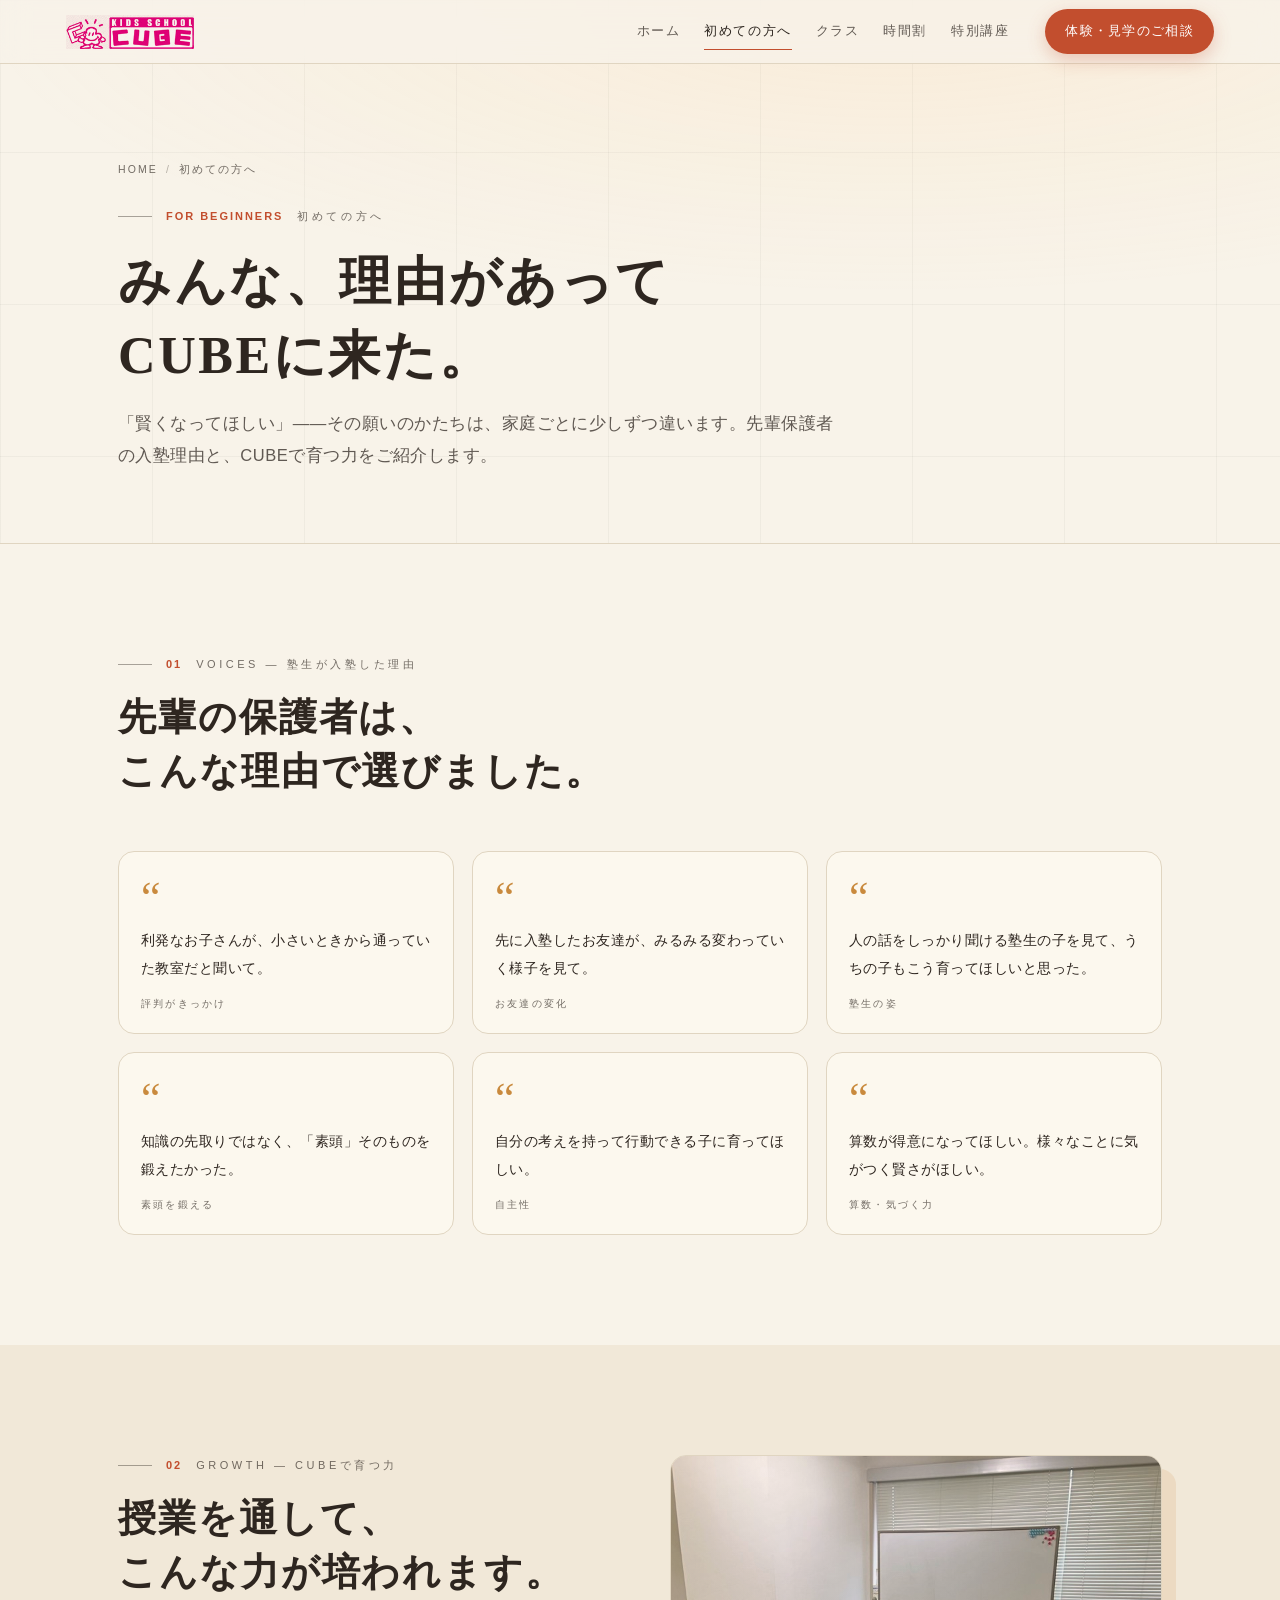
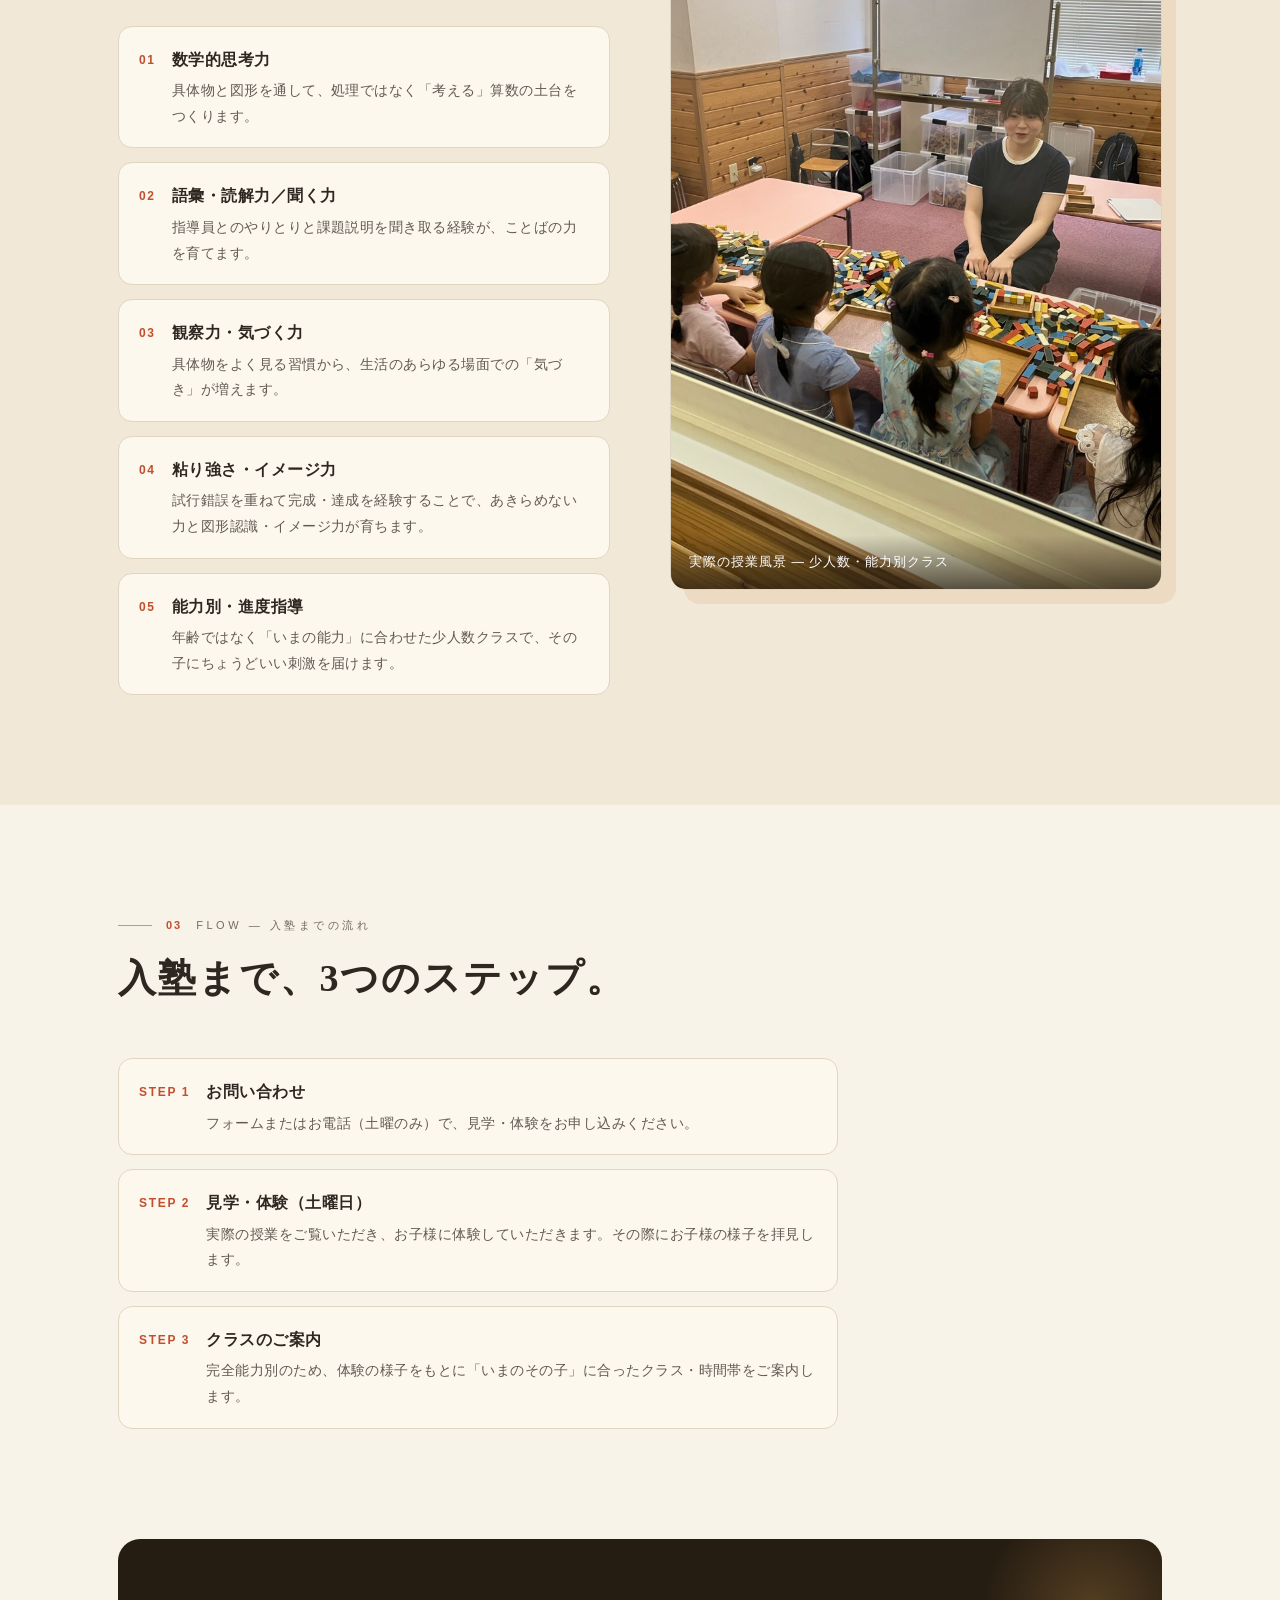
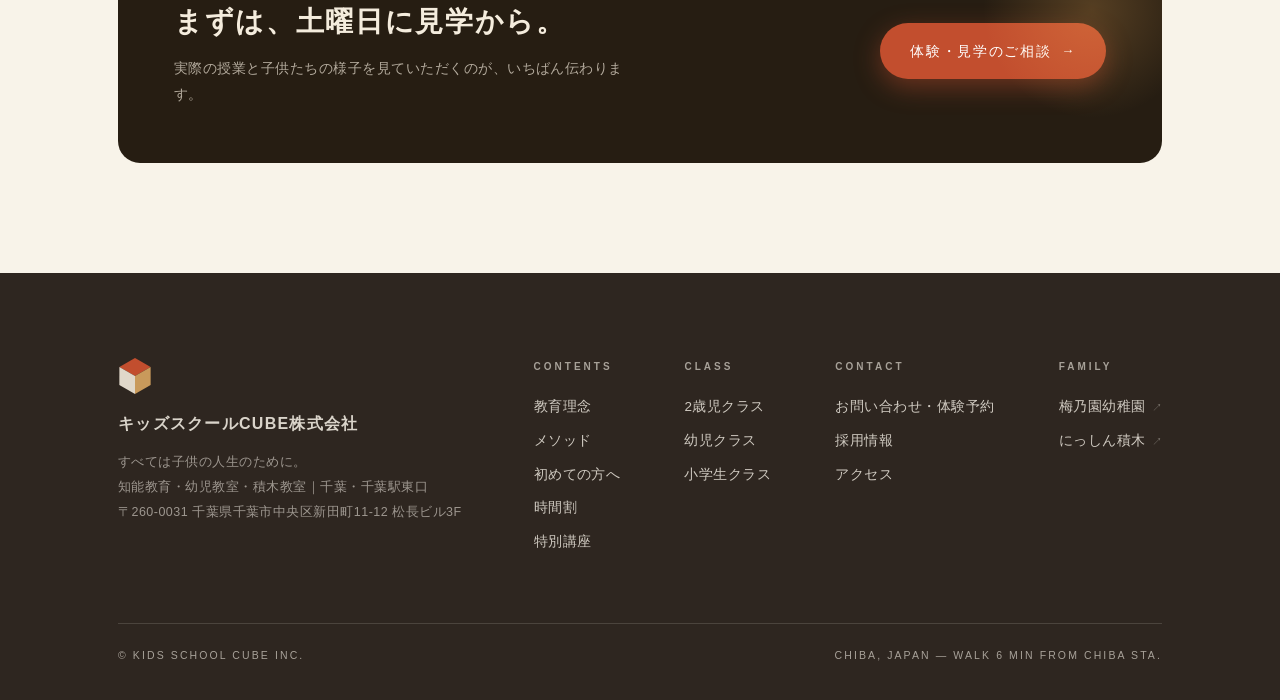
<file: about.html>
<!DOCTYPE html>
<html lang="ja">
<head>
<meta charset="UTF-8">
<meta name="robots" content="noindex, nofollow">
<meta name="viewport" content="width=device-width, initial-scale=1">
<title>初めての方へ — 塾生が入塾した理由｜キッズスクールCUBE — 千葉の知能教育・幼児教室・積木教室</title>
<meta name="description" content="キッズスクールCUBEが選ばれる理由。保護者の声、CUBEで育つ力、入塾までの流れをご紹介します。千葉駅東口徒歩6分の知能教育・幼児教室。">
<link rel="stylesheet" href="assets/site.css">
</head>
<body>
<header id="hd">
  <div class="hd-in">
    <a class="brand" href="index.html" aria-label="キッズスクールCUBE ホーム">
      <img class="logo-img" src="assets/img/logo.jpg" alt="キッズスクールCUBE" width="230" height="61">
    </a>
    <nav class="gnav" aria-label="メイン">
      <a href="index.html">ホーム</a>
      <a href="about.html" aria-current="page">初めての方へ</a>
      <a href="index.html#classes">クラス</a>
      <a href="timetable.html">時間割</a>
      <a href="special.html">特別講座</a>
    </nav>
    <button class="menu-btn" id="menuBtn" aria-label="メニュー" aria-expanded="false"><span></span><span></span></button>
    <a class="hd-cta" href="contact.html"><span class="cta-l">体験・見学のご相談</span><span class="cta-s">体験相談</span></a>
    <div class="m-panel" id="mPanel">
      <a href="index.html">ホーム</a>
      <a href="about.html">初めての方へ — 入塾した理由</a>
      <a href="class-2sai.html">2歳児クラス</a>
      <a href="class-youji.html">幼児クラス</a>
      <a href="class-syougaku.html">小学生クラス</a>
      <a href="timetable.html">時間割</a>
      <a href="special.html">特別講座 — 集中・期別講習</a>
      <a href="recruit.html">採用情報</a>
      <a href="contact.html">お問い合わせ・体験予約</a>
    </div>
  </div>
</header>

<main>
  <section class="page-hero">
    <div class="wrap">
      <nav class="crumbs" aria-label="パンくず"><a href="index.html">Home</a><i>/</i><span>初めての方へ</span></nav>
      <p class="eyebrow rv"><span class="no">For Beginners</span>初めての方へ</p>
      <h1 class="h-serif rv" style="--d:.1s">みんな、理由があって<br>CUBEに来た。</h1>
      <p class="lead rv" style="--d:.2s">「賢くなってほしい」——その願いのかたちは、家庭ごとに少しずつ違います。先輩保護者の入塾理由と、CUBEで育つ力をご紹介します。</p>
    </div>
  </section>

  <section class="sec">
    <div class="wrap">
      <div class="ch-head rv">
        <p class="eyebrow"><span class="no">01</span>Voices — 塾生が入塾した理由</p>
        <h2 class="h-serif">先輩の保護者は、<br>こんな理由で選びました。</h2>
      </div>
      <div class="voices">
        <div class="voice rv"><p>利発なお子さんが、小さいときから通っていた教室だと聞いて。</p><small>評判がきっかけ</small></div>
        <div class="voice rv" style="--d:.08s"><p>先に入塾したお友達が、みるみる変わっていく様子を見て。</p><small>お友達の変化</small></div>
        <div class="voice rv" style="--d:.16s"><p>人の話をしっかり聞ける塾生の子を見て、うちの子もこう育ってほしいと思った。</p><small>塾生の姿</small></div>
        <div class="voice rv" style="--d:.24s"><p>知識の先取りではなく、「素頭」そのものを鍛えたかった。</p><small>素頭を鍛える</small></div>
        <div class="voice rv" style="--d:.32s"><p>自分の考えを持って行動できる子に育ってほしい。</p><small>自主性</small></div>
        <div class="voice rv" style="--d:.4s"><p>算数が得意になってほしい。様々なことに気がつく賢さがほしい。</p><small>算数・気づく力</small></div>
      </div>
    </div>
  </section>

  <section class="sec alt">
    <div class="wrap">
      <div class="two-col">
        <div>
          <div class="ch-head rv" style="margin-bottom:26px">
            <p class="eyebrow"><span class="no">02</span>Growth — CUBEで育つ力</p>
            <h2 class="h-serif">授業を通して、<br>こんな力が培われます。</h2>
          </div>
          <ul class="feat-list">
            <li class="rv"><span class="f-no">01</span><div><b>数学的思考力</b><p>具体物と図形を通して、処理ではなく「考える」算数の土台をつくります。</p></div></li>
            <li class="rv" style="--d:.06s"><span class="f-no">02</span><div><b>語彙・読解力／聞く力</b><p>指導員とのやりとりと課題説明を聞き取る経験が、ことばの力を育てます。</p></div></li>
            <li class="rv" style="--d:.12s"><span class="f-no">03</span><div><b>観察力・気づく力</b><p>具体物をよく見る習慣から、生活のあらゆる場面での「気づき」が増えます。</p></div></li>
            <li class="rv" style="--d:.18s"><span class="f-no">04</span><div><b>粘り強さ・イメージ力</b><p>試行錯誤を重ねて完成・達成を経験することで、あきらめない力と図形認識・イメージ力が育ちます。</p></div></li>
            <li class="rv" style="--d:.24s"><span class="f-no">05</span><div><b>能力別・進度指導</b><p>年齢ではなく「いまの能力」に合わせた少人数クラスで、その子にちょうどいい刺激を届けます。</p></div></li>
          </ul>
        </div>
        <figure class="photo-fig rv" style="--d:.15s">
          <img src="assets/img/classroom.jpg" alt="実際の授業風景 — 少人数クラスで積み木に取り組む子供たち" loading="lazy" width="550" height="733">
          <figcaption>実際の授業風景 — 少人数・能力別クラス</figcaption>
        </figure>
      </div>
    </div>
  </section>

  <section class="sec">
    <div class="wrap">
      <div class="ch-head rv">
        <p class="eyebrow"><span class="no">03</span>Flow — 入塾までの流れ</p>
        <h2 class="h-serif">入塾まで、3つのステップ。</h2>
      </div>
      <ul class="feat-list" style="max-width:720px">
        <li class="rv"><span class="f-no">STEP 1</span><div><b>お問い合わせ</b><p>フォームまたはお電話（土曜のみ）で、見学・体験をお申し込みください。</p></div></li>
        <li class="rv" style="--d:.08s"><span class="f-no">STEP 2</span><div><b>見学・体験（土曜日）</b><p>実際の授業をご覧いただき、お子様に体験していただきます。その際にお子様の様子を拝見します。</p></div></li>
        <li class="rv" style="--d:.16s"><span class="f-no">STEP 3</span><div><b>クラスのご案内</b><p>完全能力別のため、体験の様子をもとに「いまのその子」に合ったクラス・時間帯をご案内します。</p></div></li>
      </ul>
    </div>
  </section>

  <section class="sec" style="padding-top:0">
    <div class="wrap">
      <div class="cta-band rv">
        <div>
          <h2>まずは、土曜日に見学から。</h2>
          <p>実際の授業と子供たちの様子を見ていただくのが、いちばん伝わります。</p>
        </div>
        <a class="btn btn-solid" href="contact.html">体験・見学のご相談<span class="ar">→</span></a>
      </div>
    </div>
  </section>
</main>

<footer class="tight">
  <div class="wrap">
    <div class="ft-grid">
      <div class="ft-brand">
        <svg width="34" height="38" viewBox="0 0 30 34" aria-hidden="true">
          <polygon points="15,1 29,9 15,17 1,9" fill="#C24E2E"/>
          <polygon points="1,9 15,17 15,33 1,25" fill="#F4ECDD" opacity=".9"/>
          <polygon points="29,9 15,17 15,33 29,25" fill="#C99A5B"/>
        </svg>
        <b>キッズスクールCUBE株式会社</b>
        <p>すべては子供の人生のために。<br>知能教育・幼児教室・積木教室｜千葉・千葉駅東口<br>〒260-0031 千葉県千葉市中央区新田町11-12 松長ビル3F</p>
      </div>
      <div class="ft-links">
        <div>
          <h4>Contents</h4>
          <ul>
            <li><a href="index.html#philosophy">教育理念</a></li>
            <li><a href="index.html#method">メソッド</a></li>
            <li><a href="about.html">初めての方へ</a></li>
            <li><a href="timetable.html">時間割</a></li>
            <li><a href="special.html">特別講座</a></li>
          </ul>
        </div>
        <div>
          <h4>Class</h4>
          <ul>
            <li><a href="class-2sai.html">2歳児クラス</a></li>
            <li><a href="class-youji.html">幼児クラス</a></li>
            <li><a href="class-syougaku.html">小学生クラス</a></li>
          </ul>
        </div>
        <div>
          <h4>Contact</h4>
          <ul>
            <li><a href="contact.html">お問い合わせ・体験予約</a></li>
            <li><a href="recruit.html">採用情報</a></li>
            <li><a href="index.html#access">アクセス</a></li>
          </ul>
        </div>
        <div>
          <h4>Family</h4>
          <ul>
            <li><a href="https://www.umezono.net" target="_blank" rel="noopener">梅乃園幼稚園<span class="ext">↗</span></a></li>
            <li><a href="http://www.tsumiki-tokyo.com/" target="_blank" rel="noopener">にっしん積木<span class="ext">↗</span></a></li>
          </ul>
        </div>
      </div>
    </div>
    <div class="ft-btm">
      <span>© Kids School CUBE Inc.</span>
      <span>Chiba, Japan — Walk 6 min from Chiba Sta.</span>
    </div>
  </div>
</footer>
<script src="assets/site.js"></script>
</body>
</html>
</file>
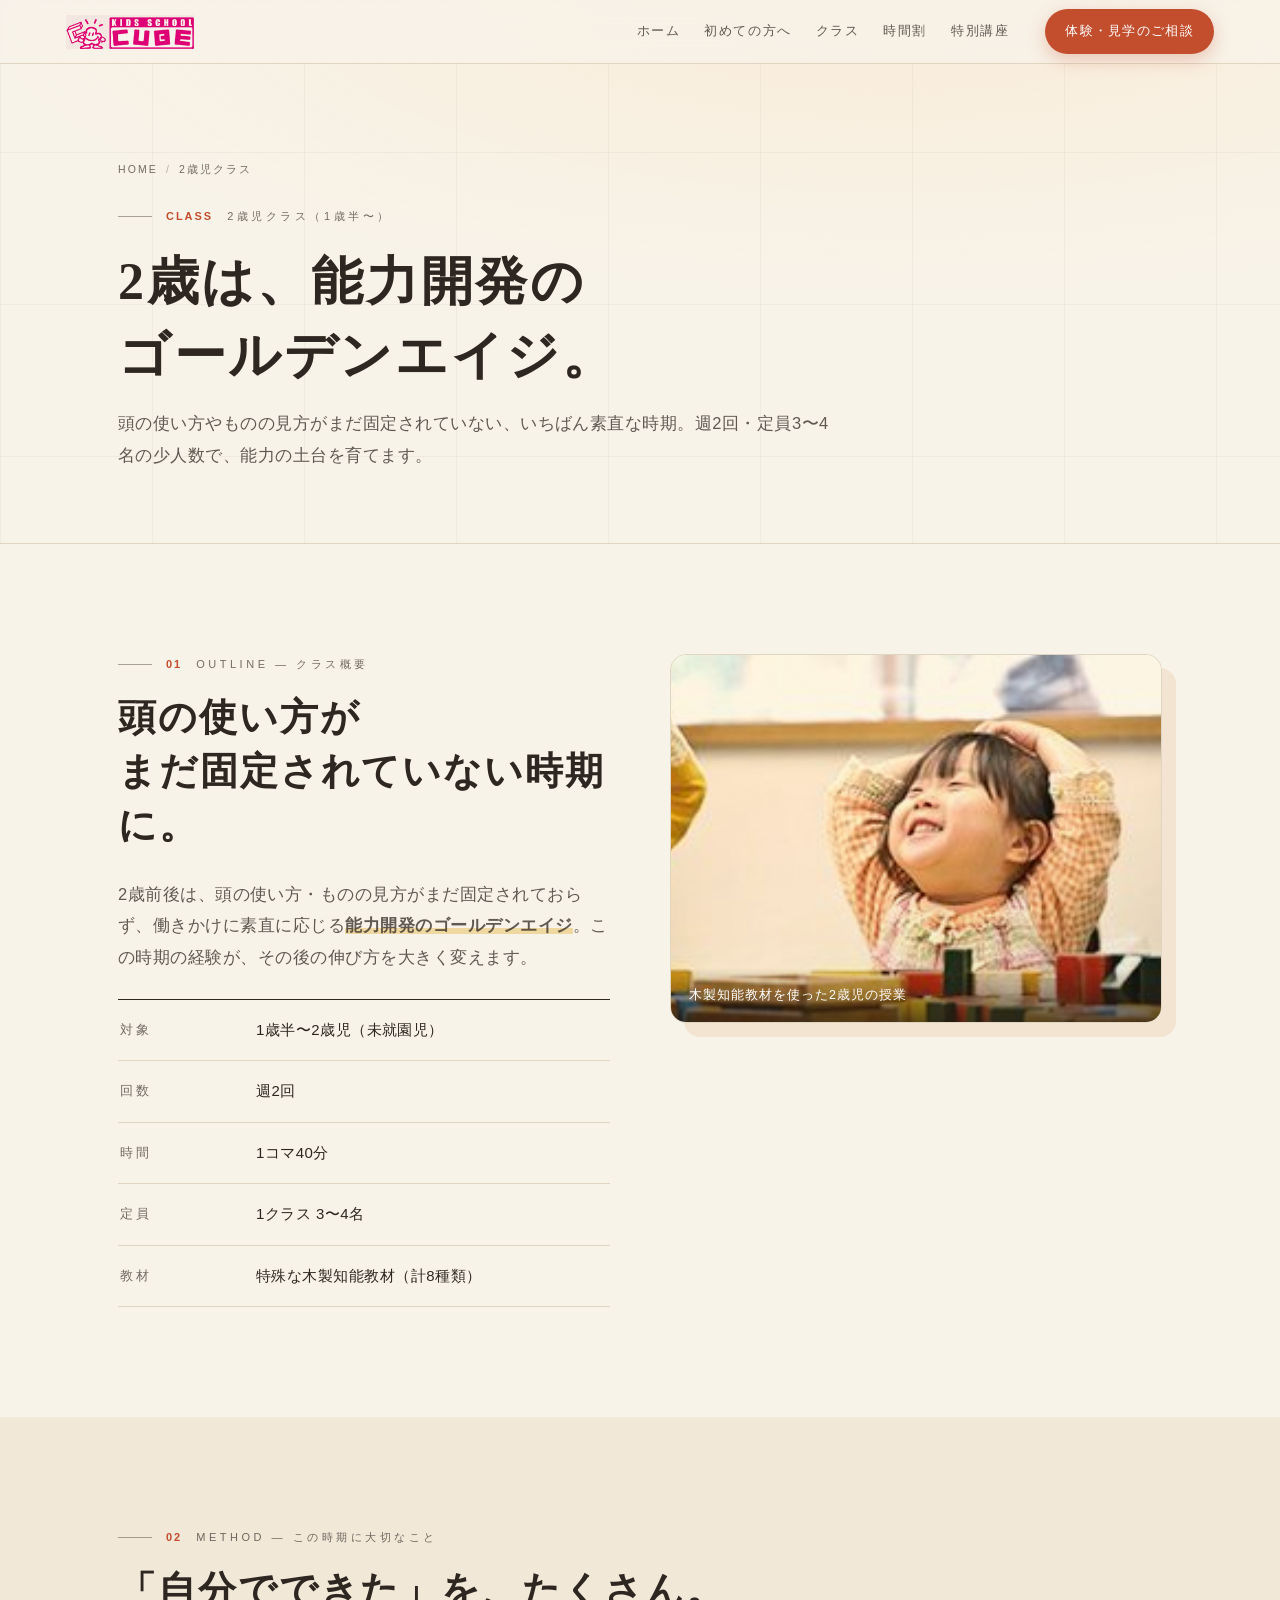
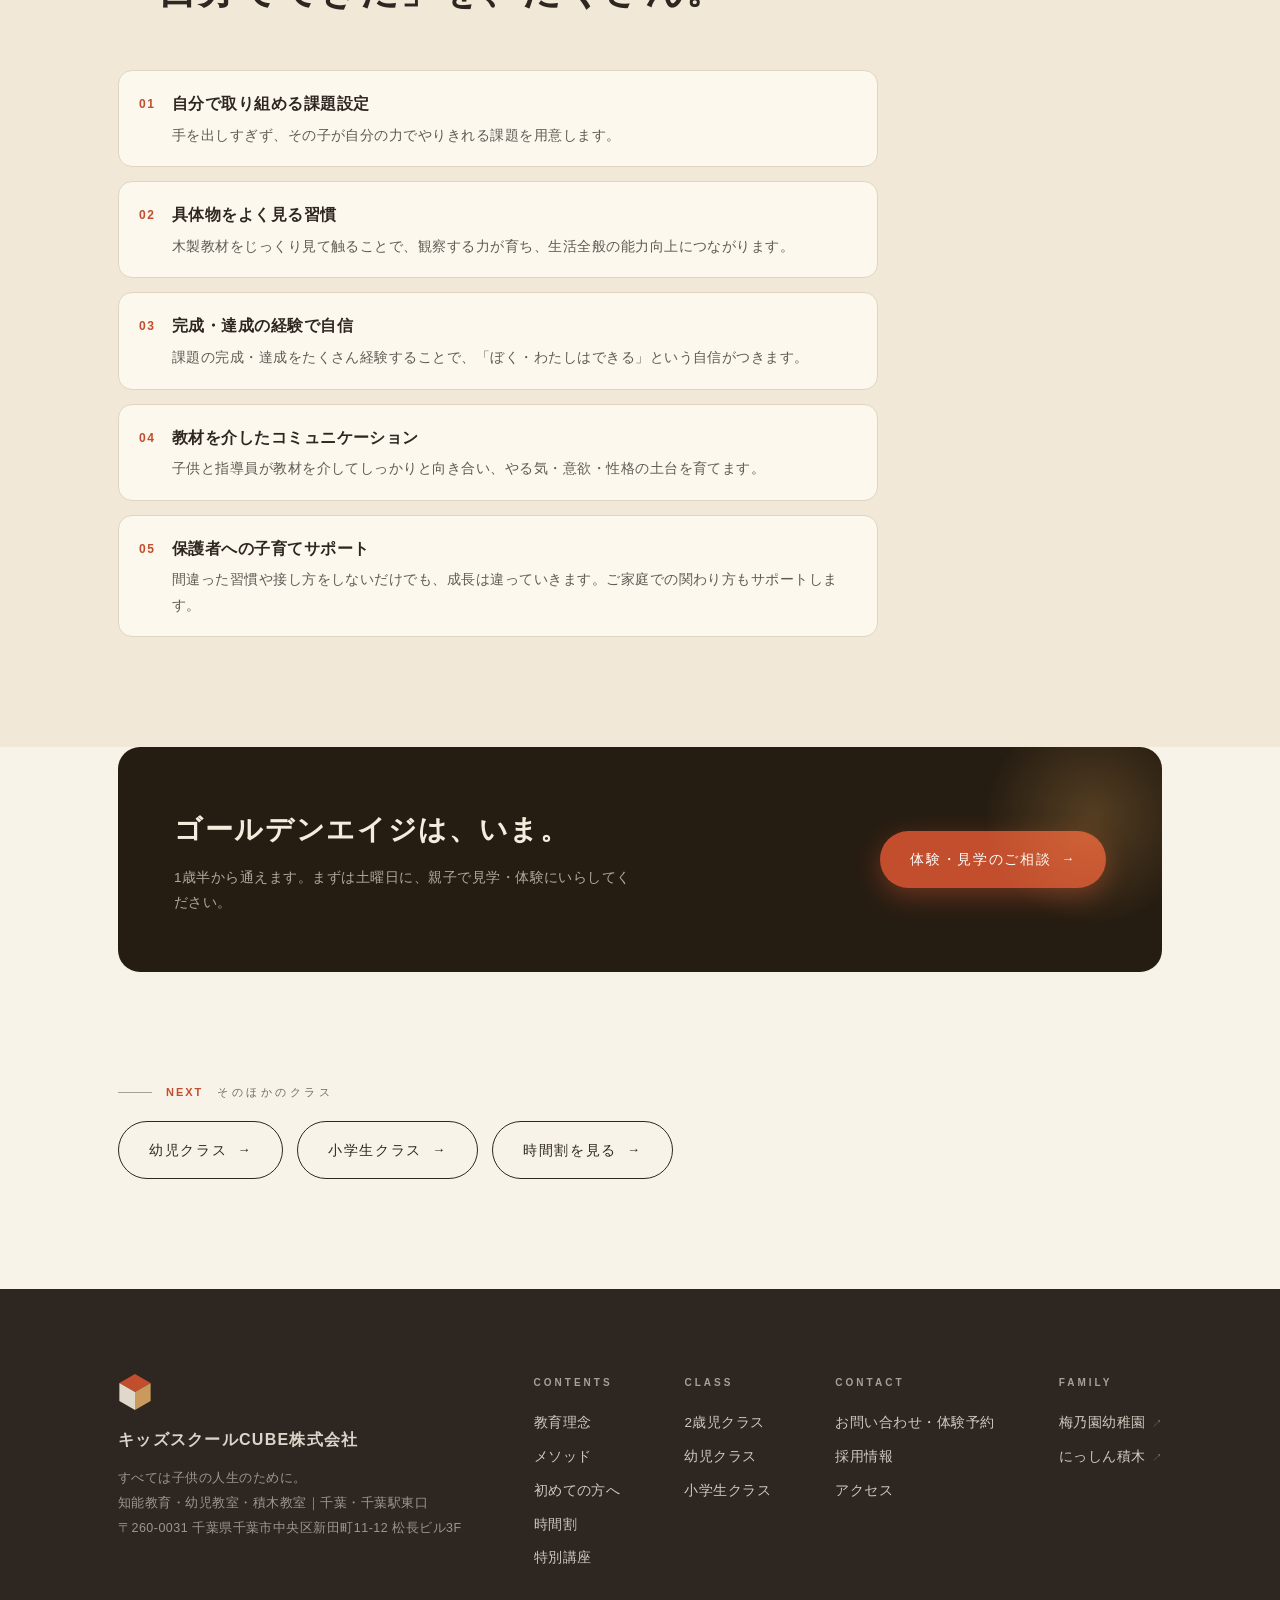
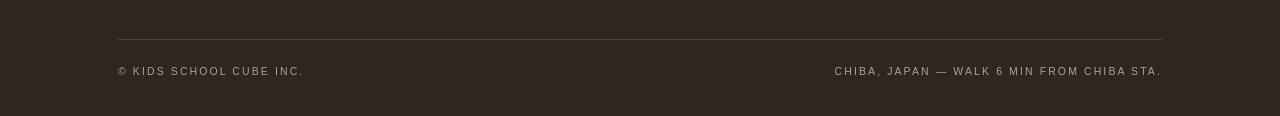
<file: class-2sai.html>
<!DOCTYPE html>
<html lang="ja">
<head>
<meta charset="UTF-8">
<meta name="robots" content="noindex, nofollow">
<meta name="viewport" content="width=device-width, initial-scale=1">
<title>2歳児クラス（1歳半〜）｜キッズスクールCUBE — 千葉の知能教育・幼児教室・積木教室</title>
<meta name="description" content="2歳は能力開発のゴールデンエイジ。週2回40分・定員3〜4名の少人数で、8種の木製知能教材を使い、やる気・意欲・自信の土台を育てます。">
<link rel="stylesheet" href="assets/site.css">
</head>
<body>
<header id="hd">
  <div class="hd-in">
    <a class="brand" href="index.html" aria-label="キッズスクールCUBE ホーム">
      <img class="logo-img" src="assets/img/logo.jpg" alt="キッズスクールCUBE" width="230" height="61">
    </a>
    <nav class="gnav" aria-label="メイン">
      <a href="index.html">ホーム</a>
      <a href="about.html">初めての方へ</a>
      <a href="index.html#classes">クラス</a>
      <a href="timetable.html">時間割</a>
      <a href="special.html">特別講座</a>
    </nav>
    <button class="menu-btn" id="menuBtn" aria-label="メニュー" aria-expanded="false"><span></span><span></span></button>
    <a class="hd-cta" href="contact.html"><span class="cta-l">体験・見学のご相談</span><span class="cta-s">体験相談</span></a>
    <div class="m-panel" id="mPanel">
      <a href="index.html">ホーム</a>
      <a href="about.html">初めての方へ — 入塾した理由</a>
      <a href="class-2sai.html">2歳児クラス</a>
      <a href="class-youji.html">幼児クラス</a>
      <a href="class-syougaku.html">小学生クラス</a>
      <a href="timetable.html">時間割</a>
      <a href="special.html">特別講座 — 集中・期別講習</a>
      <a href="recruit.html">採用情報</a>
      <a href="contact.html">お問い合わせ・体験予約</a>
    </div>
  </div>
</header>

<main>
  <section class="page-hero">
    <div class="wrap">
      <nav class="crumbs" aria-label="パンくず"><a href="index.html">Home</a><i>/</i><span>2歳児クラス</span></nav>
      <p class="eyebrow rv"><span class="no">Class</span>2歳児クラス（1歳半〜）</p>
      <h1 class="h-serif rv" style="--d:.1s">2歳は、能力開発の<br>ゴールデンエイジ。</h1>
      <p class="lead rv" style="--d:.2s">頭の使い方やものの見方がまだ固定されていない、いちばん素直な時期。週2回・定員3〜4名の少人数で、能力の土台を育てます。</p>
    </div>
  </section>

  <section class="sec">
    <div class="wrap">
      <div class="two-col">
        <div>
          <div class="ch-head rv" style="margin-bottom:26px">
            <p class="eyebrow"><span class="no">01</span>Outline — クラス概要</p>
            <h2 class="h-serif">頭の使い方が<br>まだ固定されていない時期に。</h2>
          </div>
          <p class="lead rv">2歳前後は、頭の使い方・ものの見方がまだ固定されておらず、働きかけに素直に応じる<b class="marker">能力開発のゴールデンエイジ</b>。この時期の経験が、その後の伸び方を大きく変えます。</p>
          <dl class="info-tbl rv" style="margin-top:26px">
            <div><dt>対象</dt><dd>1歳半〜2歳児（未就園児）</dd></div>
            <div><dt>回数</dt><dd>週2回</dd></div>
            <div><dt>時間</dt><dd>1コマ40分</dd></div>
            <div><dt>定員</dt><dd>1クラス 3〜4名</dd></div>
            <div><dt>教材</dt><dd>特殊な木製知能教材（計8種類）</dd></div>
          </dl>
        </div>
        <figure class="photo-fig rv" style="--d:.15s">
          <img src="assets/img/c-2sai.jpg" alt="木製の知能教材で遊ぶ2歳児" loading="lazy" width="550" height="367">
          <figcaption>木製知能教材を使った2歳児の授業</figcaption>
        </figure>
      </div>
    </div>
  </section>

  <section class="sec alt">
    <div class="wrap">
      <div class="ch-head rv">
        <p class="eyebrow"><span class="no">02</span>Method — この時期に大切なこと</p>
        <h2 class="h-serif">「自分でできた」を、たくさん。</h2>
      </div>
      <ul class="feat-list" style="max-width:760px">
        <li class="rv"><span class="f-no">01</span><div><b>自分で取り組める課題設定</b><p>手を出しすぎず、その子が自分の力でやりきれる課題を用意します。</p></div></li>
        <li class="rv" style="--d:.06s"><span class="f-no">02</span><div><b>具体物をよく見る習慣</b><p>木製教材をじっくり見て触ることで、観察する力が育ち、生活全般の能力向上につながります。</p></div></li>
        <li class="rv" style="--d:.12s"><span class="f-no">03</span><div><b>完成・達成の経験で自信</b><p>課題の完成・達成をたくさん経験することで、「ぼく・わたしはできる」という自信がつきます。</p></div></li>
        <li class="rv" style="--d:.18s"><span class="f-no">04</span><div><b>教材を介したコミュニケーション</b><p>子供と指導員が教材を介してしっかりと向き合い、やる気・意欲・性格の土台を育てます。</p></div></li>
        <li class="rv" style="--d:.24s"><span class="f-no">05</span><div><b>保護者への子育てサポート</b><p>間違った習慣や接し方をしないだけでも、成長は違っていきます。ご家庭での関わり方もサポートします。</p></div></li>
      </ul>
    </div>
  </section>

  <section class="sec" style="padding-top:0">
    <div class="wrap">
      <div class="cta-band rv">
        <div>
          <h2>ゴールデンエイジは、いま。</h2>
          <p>1歳半から通えます。まずは土曜日に、親子で見学・体験にいらしてください。</p>
        </div>
        <a class="btn btn-solid" href="contact.html">体験・見学のご相談<span class="ar">→</span></a>
      </div>
    </div>
  </section>

  <section class="sec" style="padding-top:0">
    <div class="wrap">
      <p class="eyebrow rv" style="margin-bottom:18px"><span class="no">Next</span>そのほかのクラス</p>
      <div style="display:flex;gap:14px;flex-wrap:wrap">
        <a class="btn btn-ghost rv" href="class-youji.html">幼児クラス<span class="ar">→</span></a>
        <a class="btn btn-ghost rv" style="--d:.06s" href="class-syougaku.html">小学生クラス<span class="ar">→</span></a>
        <a class="btn btn-ghost rv" style="--d:.12s" href="timetable.html">時間割を見る<span class="ar">→</span></a>
      </div>
    </div>
  </section>
</main>

<footer class="tight">
  <div class="wrap">
    <div class="ft-grid">
      <div class="ft-brand">
        <svg width="34" height="38" viewBox="0 0 30 34" aria-hidden="true">
          <polygon points="15,1 29,9 15,17 1,9" fill="#C24E2E"/>
          <polygon points="1,9 15,17 15,33 1,25" fill="#F4ECDD" opacity=".9"/>
          <polygon points="29,9 15,17 15,33 29,25" fill="#C99A5B"/>
        </svg>
        <b>キッズスクールCUBE株式会社</b>
        <p>すべては子供の人生のために。<br>知能教育・幼児教室・積木教室｜千葉・千葉駅東口<br>〒260-0031 千葉県千葉市中央区新田町11-12 松長ビル3F</p>
      </div>
      <div class="ft-links">
        <div>
          <h4>Contents</h4>
          <ul>
            <li><a href="index.html#philosophy">教育理念</a></li>
            <li><a href="index.html#method">メソッド</a></li>
            <li><a href="about.html">初めての方へ</a></li>
            <li><a href="timetable.html">時間割</a></li>
            <li><a href="special.html">特別講座</a></li>
          </ul>
        </div>
        <div>
          <h4>Class</h4>
          <ul>
            <li><a href="class-2sai.html">2歳児クラス</a></li>
            <li><a href="class-youji.html">幼児クラス</a></li>
            <li><a href="class-syougaku.html">小学生クラス</a></li>
          </ul>
        </div>
        <div>
          <h4>Contact</h4>
          <ul>
            <li><a href="contact.html">お問い合わせ・体験予約</a></li>
            <li><a href="recruit.html">採用情報</a></li>
            <li><a href="index.html#access">アクセス</a></li>
          </ul>
        </div>
        <div>
          <h4>Family</h4>
          <ul>
            <li><a href="https://www.umezono.net" target="_blank" rel="noopener">梅乃園幼稚園<span class="ext">↗</span></a></li>
            <li><a href="http://www.tsumiki-tokyo.com/" target="_blank" rel="noopener">にっしん積木<span class="ext">↗</span></a></li>
          </ul>
        </div>
      </div>
    </div>
    <div class="ft-btm">
      <span>© Kids School CUBE Inc.</span>
      <span>Chiba, Japan — Walk 6 min from Chiba Sta.</span>
    </div>
  </div>
</footer>
<script src="assets/site.js"></script>
</body>
</html>
</file>
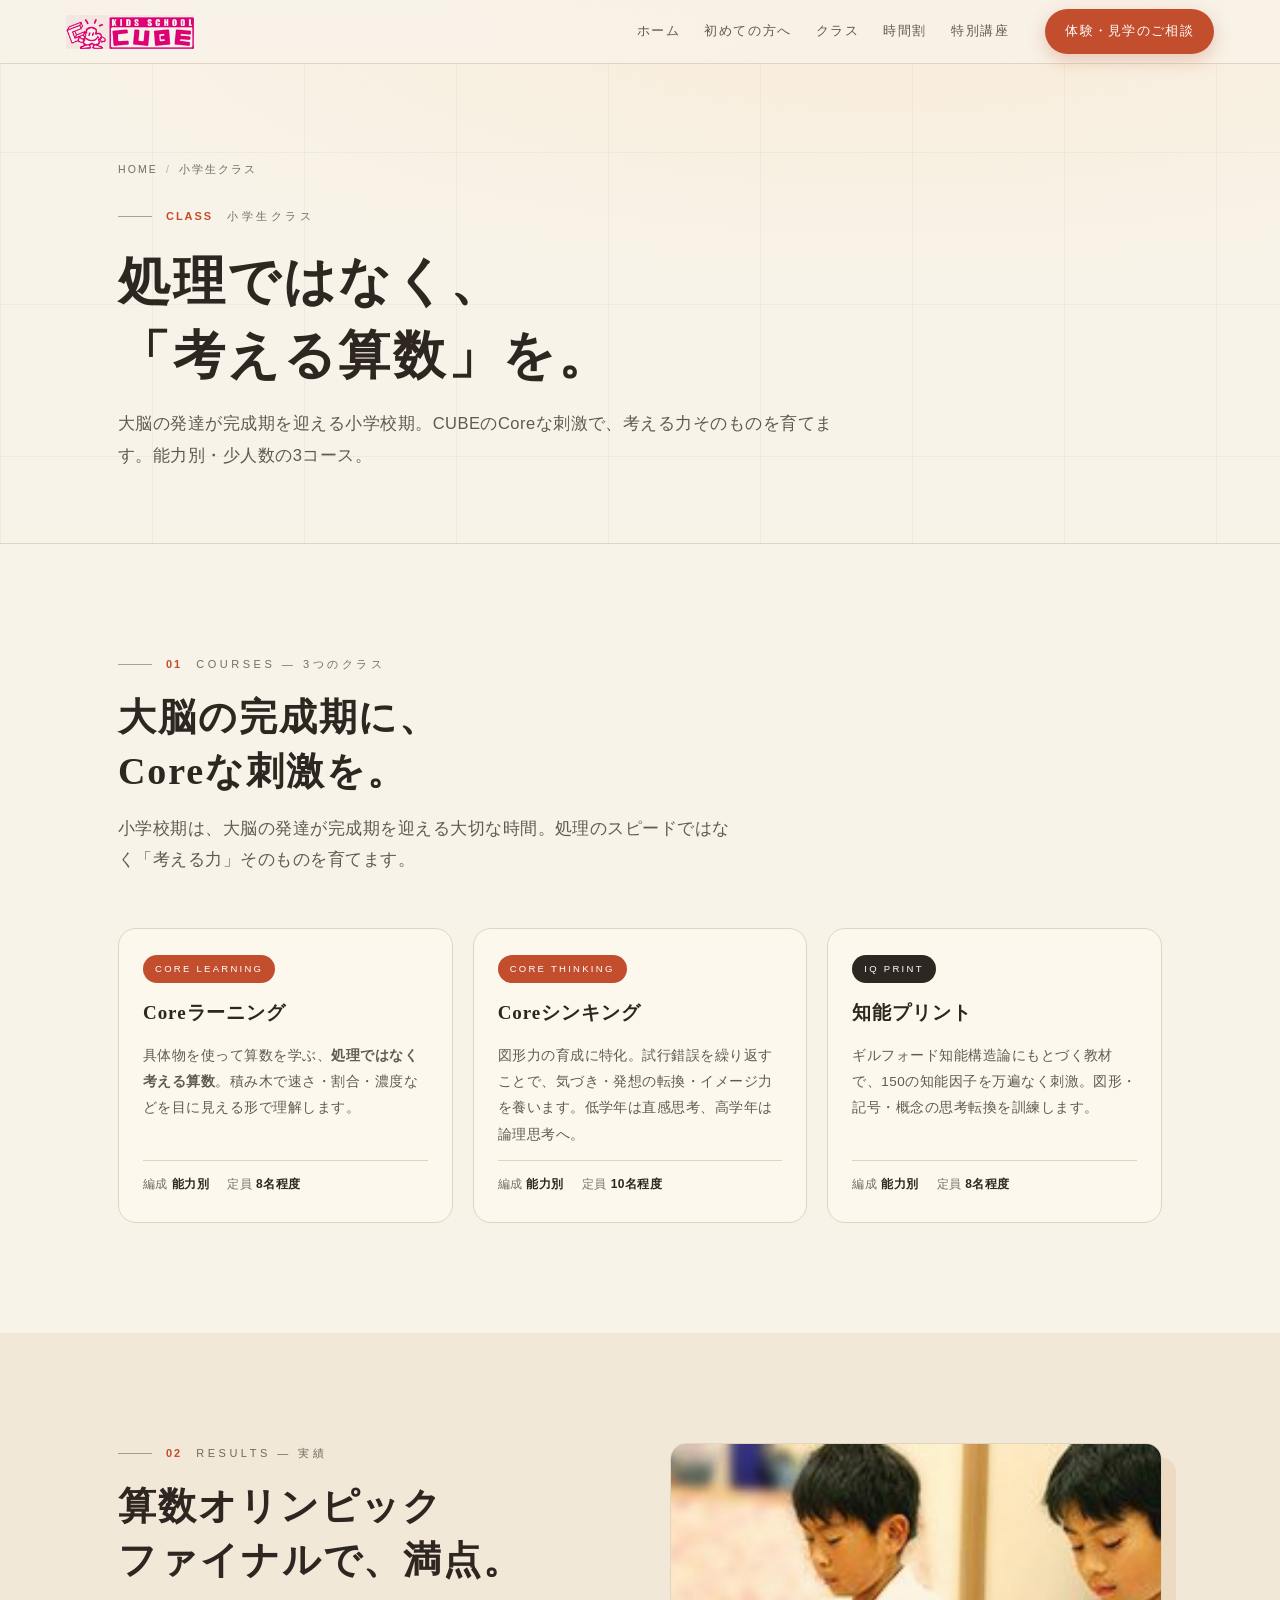
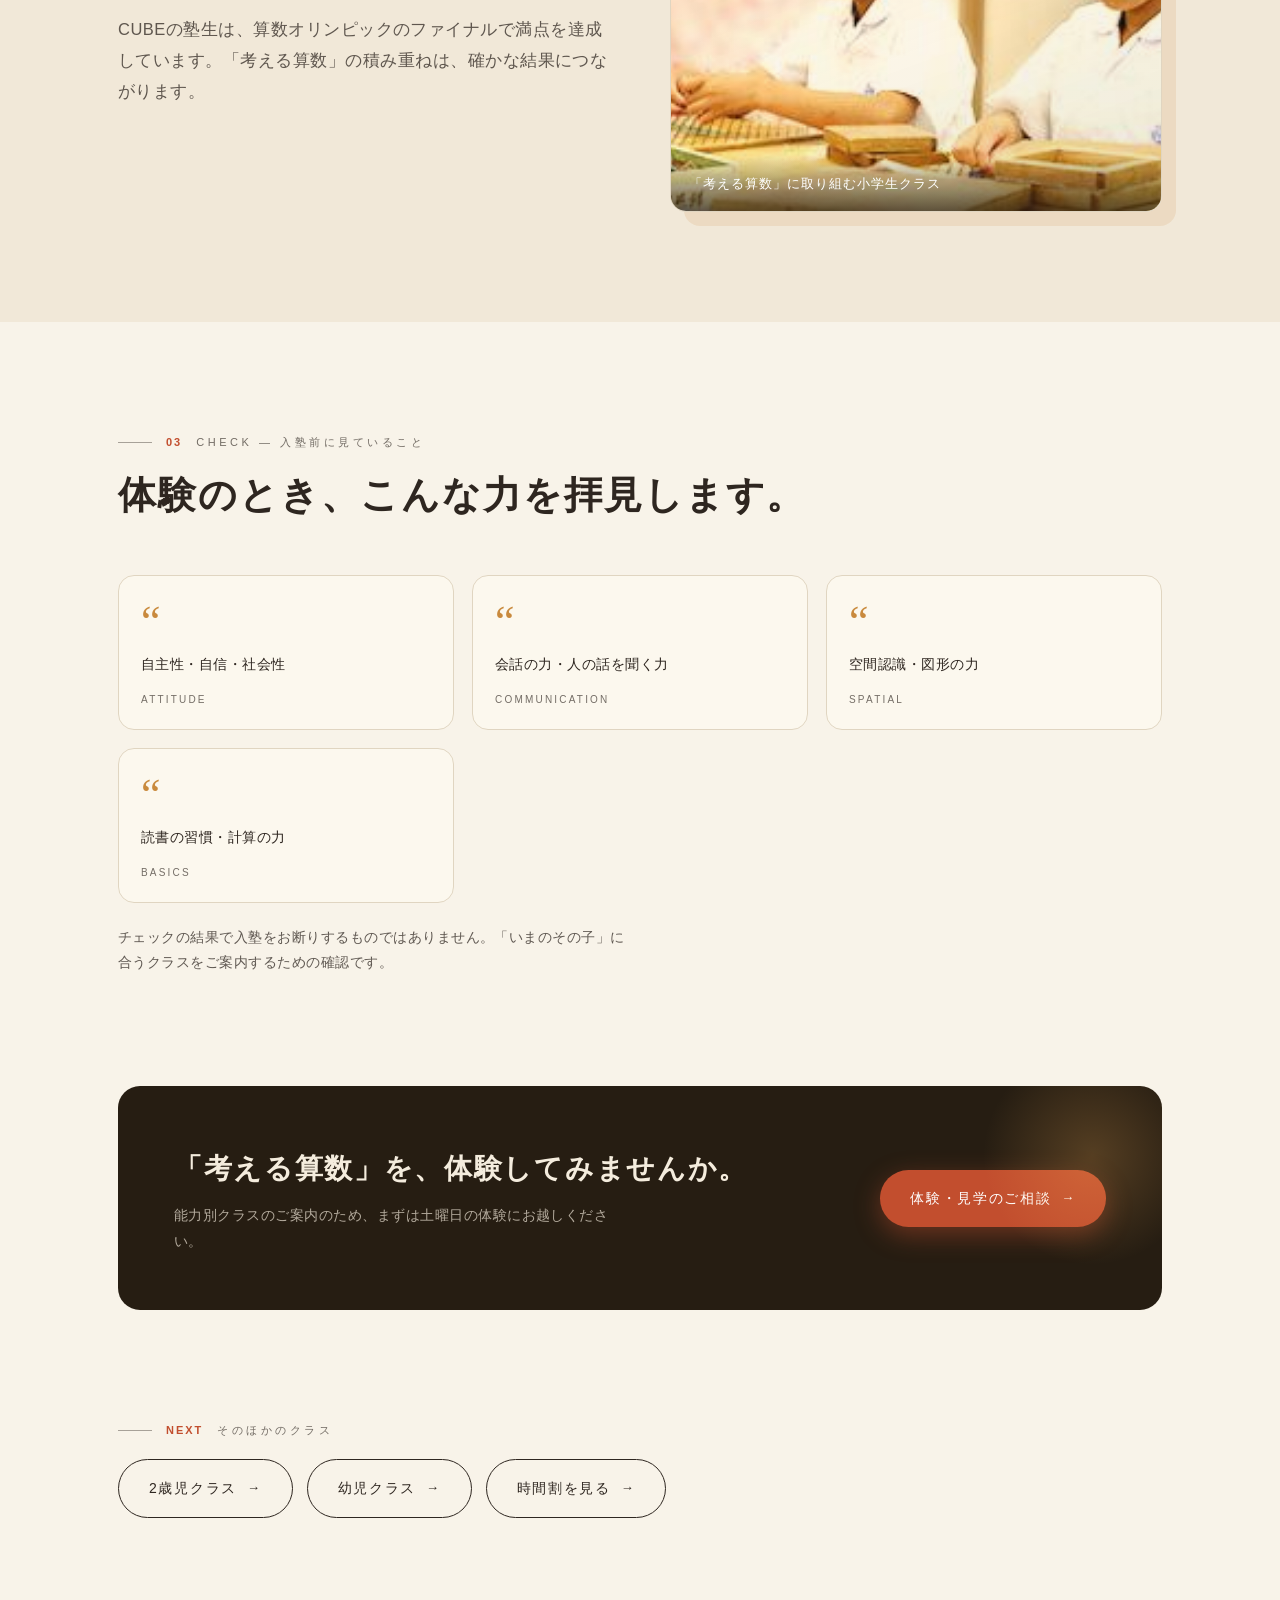
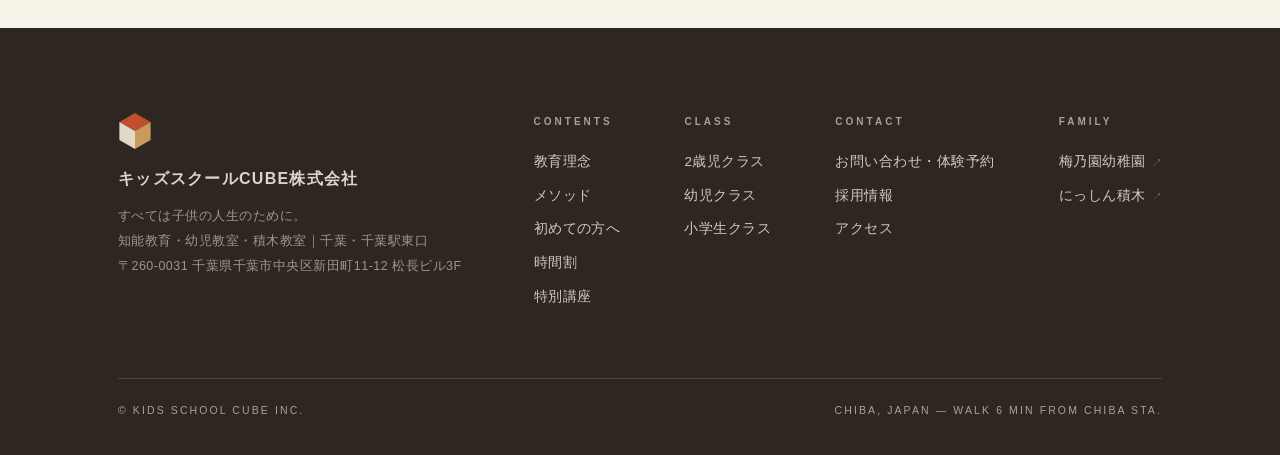
<file: class-syougaku.html>
<!DOCTYPE html>
<html lang="ja">
<head>
<meta charset="UTF-8">
<meta name="robots" content="noindex, nofollow">
<meta name="viewport" content="width=device-width, initial-scale=1">
<title>小学生クラス｜キッズスクールCUBE — 千葉の知能教育・幼児教室・積木教室</title>
<meta name="description" content="処理ではなく『考える算数』。Coreラーニング・Coreシンキング・知能プリントの3コース、能力別8〜10名の少人数制。算数オリンピックファイナル満点の実績。">
<link rel="stylesheet" href="assets/site.css">
</head>
<body>
<header id="hd">
  <div class="hd-in">
    <a class="brand" href="index.html" aria-label="キッズスクールCUBE ホーム">
      <img class="logo-img" src="assets/img/logo.jpg" alt="キッズスクールCUBE" width="230" height="61">
    </a>
    <nav class="gnav" aria-label="メイン">
      <a href="index.html">ホーム</a>
      <a href="about.html">初めての方へ</a>
      <a href="index.html#classes">クラス</a>
      <a href="timetable.html">時間割</a>
      <a href="special.html">特別講座</a>
    </nav>
    <button class="menu-btn" id="menuBtn" aria-label="メニュー" aria-expanded="false"><span></span><span></span></button>
    <a class="hd-cta" href="contact.html"><span class="cta-l">体験・見学のご相談</span><span class="cta-s">体験相談</span></a>
    <div class="m-panel" id="mPanel">
      <a href="index.html">ホーム</a>
      <a href="about.html">初めての方へ — 入塾した理由</a>
      <a href="class-2sai.html">2歳児クラス</a>
      <a href="class-youji.html">幼児クラス</a>
      <a href="class-syougaku.html">小学生クラス</a>
      <a href="timetable.html">時間割</a>
      <a href="special.html">特別講座 — 集中・期別講習</a>
      <a href="recruit.html">採用情報</a>
      <a href="contact.html">お問い合わせ・体験予約</a>
    </div>
  </div>
</header>

<main>
  <section class="page-hero">
    <div class="wrap">
      <nav class="crumbs" aria-label="パンくず"><a href="index.html">Home</a><i>/</i><span>小学生クラス</span></nav>
      <p class="eyebrow rv"><span class="no">Class</span>小学生クラス</p>
      <h1 class="h-serif rv" style="--d:.1s">処理ではなく、<br>「考える算数」を。</h1>
      <p class="lead rv" style="--d:.2s">大脳の発達が完成期を迎える小学校期。CUBEのCoreな刺激で、考える力そのものを育てます。能力別・少人数の3コース。</p>
    </div>
  </section>

  <section class="sec">
    <div class="wrap">
      <div class="ch-head rv">
        <p class="eyebrow"><span class="no">01</span>Courses — 3つのクラス</p>
        <h2 class="h-serif">大脳の完成期に、<br>Coreな刺激を。</h2>
        <p class="lead rv" style="margin-top:14px">小学校期は、大脳の発達が完成期を迎える大切な時間。処理のスピードではなく「考える力」そのものを育てます。</p>
      </div>
      <div class="course-grid">
        <div class="course rv">
          <span class="c-tag t2">Core Learning</span>
          <h3>Coreラーニング</h3>
          <p>具体物を使って算数を学ぶ、<b>処理ではなく考える算数</b>。積み木で速さ・割合・濃度などを目に見える形で理解します。</p>
          <div class="c-meta"><span>編成 <b>能力別</b></span><span>定員 <b>8名程度</b></span></div>
        </div>
        <div class="course rv" style="--d:.08s">
          <span class="c-tag t2">Core Thinking</span>
          <h3>Coreシンキング</h3>
          <p>図形力の育成に特化。試行錯誤を繰り返すことで、気づき・発想の転換・イメージ力を養います。低学年は直感思考、高学年は論理思考へ。</p>
          <div class="c-meta"><span>編成 <b>能力別</b></span><span>定員 <b>10名程度</b></span></div>
        </div>
        <div class="course rv" style="--d:.16s">
          <span class="c-tag">IQ Print</span>
          <h3>知能プリント</h3>
          <p>ギルフォード知能構造論にもとづく教材で、150の知能因子を万遍なく刺激。図形・記号・概念の思考転換を訓練します。</p>
          <div class="c-meta"><span>編成 <b>能力別</b></span><span>定員 <b>8名程度</b></span></div>
        </div>
      </div>
    </div>
  </section>

  <section class="sec alt">
    <div class="wrap">
      <div class="two-col">
        <div>
          <div class="ch-head rv" style="margin-bottom:26px">
            <p class="eyebrow"><span class="no">02</span>Results — 実績</p>
            <h2 class="h-serif">算数オリンピック<br>ファイナルで、満点。</h2>
          </div>
          <p class="lead rv">CUBEの塾生は、算数オリンピックのファイナルで満点を達成しています。「考える算数」の積み重ねは、確かな結果につながります。</p>
        </div>
        <figure class="photo-fig rv" style="--d:.15s">
          <img src="assets/img/c-syou.jpg" alt="木製教材で考える算数に取り組む小学生" loading="lazy" width="550" height="367">
          <figcaption>「考える算数」に取り組む小学生クラス</figcaption>
        </figure>
      </div>
    </div>
  </section>

  <section class="sec">
    <div class="wrap">
      <div class="ch-head rv">
        <p class="eyebrow"><span class="no">03</span>Check — 入塾前に見ていること</p>
        <h2 class="h-serif">体験のとき、こんな力を拝見します。</h2>
      </div>
      <div class="voices">
        <div class="voice rv"><p>自主性・自信・社会性</p><small>Attitude</small></div>
        <div class="voice rv" style="--d:.06s"><p>会話の力・人の話を聞く力</p><small>Communication</small></div>
        <div class="voice rv" style="--d:.12s"><p>空間認識・図形の力</p><small>Spatial</small></div>
        <div class="voice rv" style="--d:.18s"><p>読書の習慣・計算の力</p><small>Basics</small></div>
      </div>
      <p class="lead rv" style="margin-top:22px;font-size:13.5px">チェックの結果で入塾をお断りするものではありません。「いまのその子」に合うクラスをご案内するための確認です。</p>
    </div>
  </section>

  <section class="sec" style="padding-top:0">
    <div class="wrap">
      <div class="cta-band rv">
        <div>
          <h2>「考える算数」を、体験してみませんか。</h2>
          <p>能力別クラスのご案内のため、まずは土曜日の体験にお越しください。</p>
        </div>
        <a class="btn btn-solid" href="contact.html">体験・見学のご相談<span class="ar">→</span></a>
      </div>
    </div>
  </section>

  <section class="sec" style="padding-top:0">
    <div class="wrap">
      <p class="eyebrow rv" style="margin-bottom:18px"><span class="no">Next</span>そのほかのクラス</p>
      <div style="display:flex;gap:14px;flex-wrap:wrap">
        <a class="btn btn-ghost rv" href="class-2sai.html">2歳児クラス<span class="ar">→</span></a>
        <a class="btn btn-ghost rv" style="--d:.06s" href="class-youji.html">幼児クラス<span class="ar">→</span></a>
        <a class="btn btn-ghost rv" style="--d:.12s" href="timetable.html">時間割を見る<span class="ar">→</span></a>
      </div>
    </div>
  </section>
</main>

<footer class="tight">
  <div class="wrap">
    <div class="ft-grid">
      <div class="ft-brand">
        <svg width="34" height="38" viewBox="0 0 30 34" aria-hidden="true">
          <polygon points="15,1 29,9 15,17 1,9" fill="#C24E2E"/>
          <polygon points="1,9 15,17 15,33 1,25" fill="#F4ECDD" opacity=".9"/>
          <polygon points="29,9 15,17 15,33 29,25" fill="#C99A5B"/>
        </svg>
        <b>キッズスクールCUBE株式会社</b>
        <p>すべては子供の人生のために。<br>知能教育・幼児教室・積木教室｜千葉・千葉駅東口<br>〒260-0031 千葉県千葉市中央区新田町11-12 松長ビル3F</p>
      </div>
      <div class="ft-links">
        <div>
          <h4>Contents</h4>
          <ul>
            <li><a href="index.html#philosophy">教育理念</a></li>
            <li><a href="index.html#method">メソッド</a></li>
            <li><a href="about.html">初めての方へ</a></li>
            <li><a href="timetable.html">時間割</a></li>
            <li><a href="special.html">特別講座</a></li>
          </ul>
        </div>
        <div>
          <h4>Class</h4>
          <ul>
            <li><a href="class-2sai.html">2歳児クラス</a></li>
            <li><a href="class-youji.html">幼児クラス</a></li>
            <li><a href="class-syougaku.html">小学生クラス</a></li>
          </ul>
        </div>
        <div>
          <h4>Contact</h4>
          <ul>
            <li><a href="contact.html">お問い合わせ・体験予約</a></li>
            <li><a href="recruit.html">採用情報</a></li>
            <li><a href="index.html#access">アクセス</a></li>
          </ul>
        </div>
        <div>
          <h4>Family</h4>
          <ul>
            <li><a href="https://www.umezono.net" target="_blank" rel="noopener">梅乃園幼稚園<span class="ext">↗</span></a></li>
            <li><a href="http://www.tsumiki-tokyo.com/" target="_blank" rel="noopener">にっしん積木<span class="ext">↗</span></a></li>
          </ul>
        </div>
      </div>
    </div>
    <div class="ft-btm">
      <span>© Kids School CUBE Inc.</span>
      <span>Chiba, Japan — Walk 6 min from Chiba Sta.</span>
    </div>
  </div>
</footer>
<script src="assets/site.js"></script>
</body>
</html>
</file>
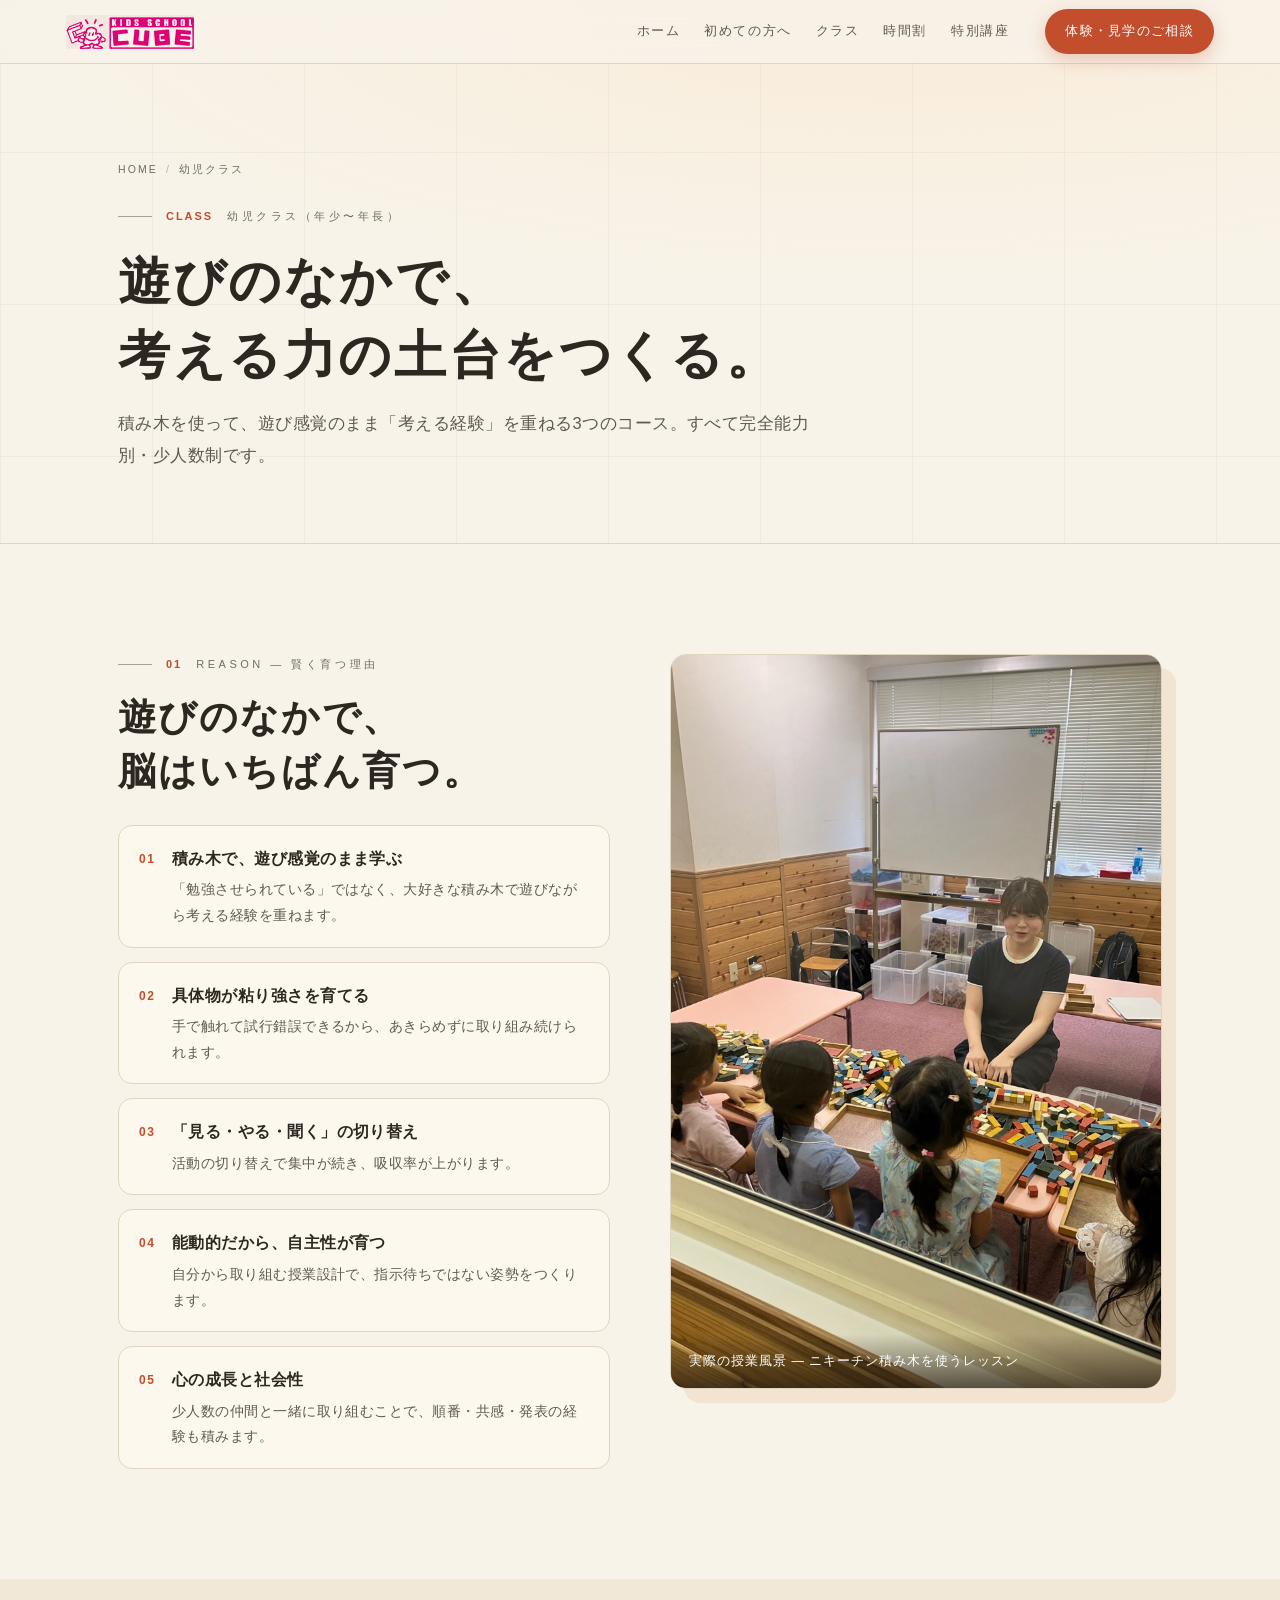
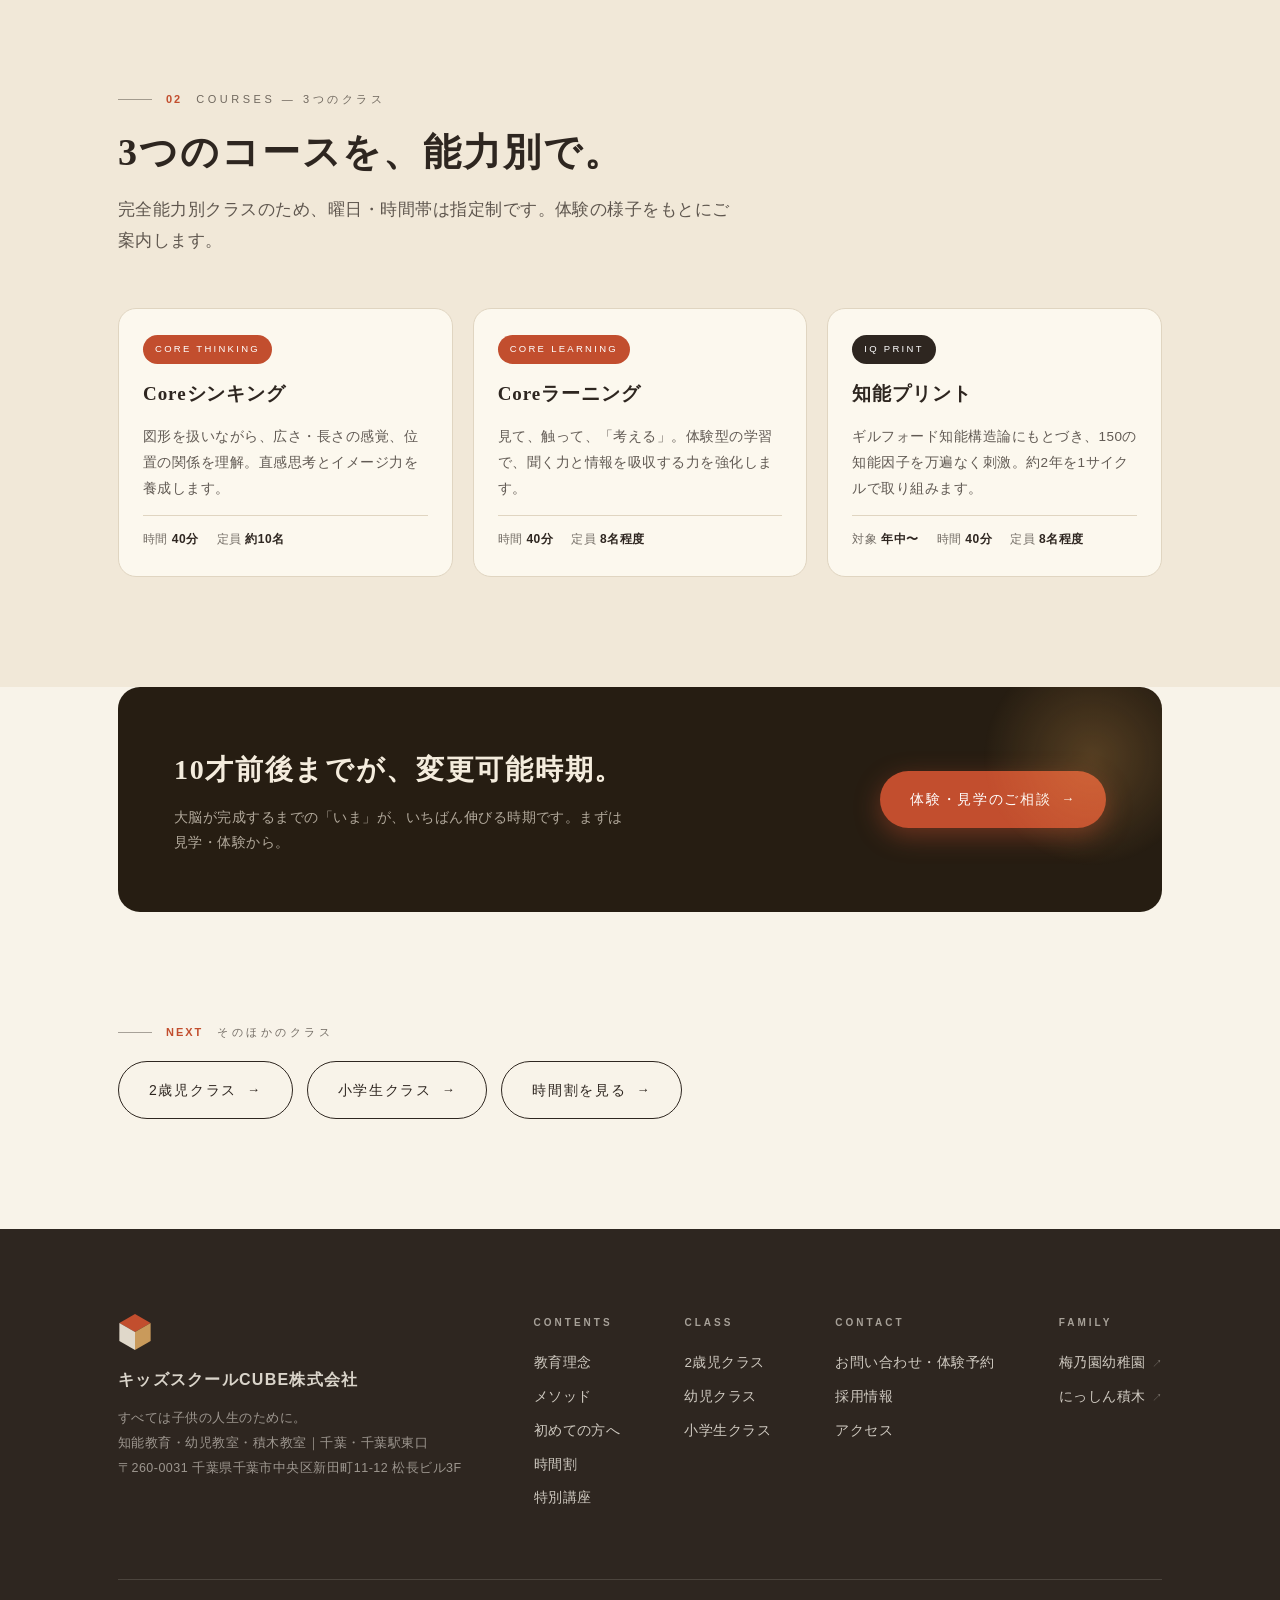
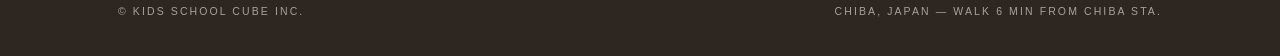
<file: class-youji.html>
<!DOCTYPE html>
<html lang="ja">
<head>
<meta charset="UTF-8">
<meta name="robots" content="noindex, nofollow">
<meta name="viewport" content="width=device-width, initial-scale=1">
<title>幼児クラス（年少〜年長）｜キッズスクールCUBE — 千葉の知能教育・幼児教室・積木教室</title>
<meta name="description" content="大脳が完成する10才前後までが変更可能時期。Coreシンキング・Coreラーニング・知能プリントの3コースを完全能力別・少人数で。千葉の幼児教室。">
<link rel="stylesheet" href="assets/site.css">
</head>
<body>
<header id="hd">
  <div class="hd-in">
    <a class="brand" href="index.html" aria-label="キッズスクールCUBE ホーム">
      <img class="logo-img" src="assets/img/logo.jpg" alt="キッズスクールCUBE" width="230" height="61">
    </a>
    <nav class="gnav" aria-label="メイン">
      <a href="index.html">ホーム</a>
      <a href="about.html">初めての方へ</a>
      <a href="index.html#classes">クラス</a>
      <a href="timetable.html">時間割</a>
      <a href="special.html">特別講座</a>
    </nav>
    <button class="menu-btn" id="menuBtn" aria-label="メニュー" aria-expanded="false"><span></span><span></span></button>
    <a class="hd-cta" href="contact.html"><span class="cta-l">体験・見学のご相談</span><span class="cta-s">体験相談</span></a>
    <div class="m-panel" id="mPanel">
      <a href="index.html">ホーム</a>
      <a href="about.html">初めての方へ — 入塾した理由</a>
      <a href="class-2sai.html">2歳児クラス</a>
      <a href="class-youji.html">幼児クラス</a>
      <a href="class-syougaku.html">小学生クラス</a>
      <a href="timetable.html">時間割</a>
      <a href="special.html">特別講座 — 集中・期別講習</a>
      <a href="recruit.html">採用情報</a>
      <a href="contact.html">お問い合わせ・体験予約</a>
    </div>
  </div>
</header>

<main>
  <section class="page-hero">
    <div class="wrap">
      <nav class="crumbs" aria-label="パンくず"><a href="index.html">Home</a><i>/</i><span>幼児クラス</span></nav>
      <p class="eyebrow rv"><span class="no">Class</span>幼児クラス（年少〜年長）</p>
      <h1 class="h-serif rv" style="--d:.1s">遊びのなかで、<br>考える力の土台をつくる。</h1>
      <p class="lead rv" style="--d:.2s">積み木を使って、遊び感覚のまま「考える経験」を重ねる3つのコース。すべて完全能力別・少人数制です。</p>
    </div>
  </section>

  <section class="sec">
    <div class="wrap">
      <div class="two-col">
        <div>
          <div class="ch-head rv" style="margin-bottom:26px">
            <p class="eyebrow"><span class="no">01</span>Reason — 賢く育つ理由</p>
            <h2 class="h-serif">遊びのなかで、<br>脳はいちばん育つ。</h2>
          </div>
          <ul class="feat-list">
            <li class="rv"><span class="f-no">01</span><div><b>積み木で、遊び感覚のまま学ぶ</b><p>「勉強させられている」ではなく、大好きな積み木で遊びながら考える経験を重ねます。</p></div></li>
            <li class="rv" style="--d:.06s"><span class="f-no">02</span><div><b>具体物が粘り強さを育てる</b><p>手で触れて試行錯誤できるから、あきらめずに取り組み続けられます。</p></div></li>
            <li class="rv" style="--d:.12s"><span class="f-no">03</span><div><b>「見る・やる・聞く」の切り替え</b><p>活動の切り替えで集中が続き、吸収率が上がります。</p></div></li>
            <li class="rv" style="--d:.18s"><span class="f-no">04</span><div><b>能動的だから、自主性が育つ</b><p>自分から取り組む授業設計で、指示待ちではない姿勢をつくります。</p></div></li>
            <li class="rv" style="--d:.24s"><span class="f-no">05</span><div><b>心の成長と社会性</b><p>少人数の仲間と一緒に取り組むことで、順番・共感・発表の経験も積みます。</p></div></li>
          </ul>
        </div>
        <figure class="photo-fig rv" style="--d:.15s">
          <img src="assets/img/classroom.jpg" alt="実際の幼児クラスの授業風景 — 少人数で積み木に取り組む" loading="lazy" width="550" height="733">
          <figcaption>実際の授業風景 — ニキーチン積み木を使うレッスン</figcaption>
        </figure>
      </div>
    </div>
  </section>

  <section class="sec alt">
    <div class="wrap">
      <div class="ch-head rv">
        <p class="eyebrow"><span class="no">02</span>Courses — 3つのクラス</p>
        <h2 class="h-serif">3つのコースを、能力別で。</h2>
        <p class="lead rv" style="margin-top:14px">完全能力別クラスのため、曜日・時間帯は指定制です。体験の様子をもとにご案内します。</p>
      </div>
      <div class="course-grid">
        <div class="course rv">
          <span class="c-tag t2">Core Thinking</span>
          <h3>Coreシンキング</h3>
          <p>図形を扱いながら、広さ・長さの感覚、位置の関係を理解。直感思考とイメージ力を養成します。</p>
          <div class="c-meta"><span>時間 <b>40分</b></span><span>定員 <b>約10名</b></span></div>
        </div>
        <div class="course rv" style="--d:.08s">
          <span class="c-tag t2">Core Learning</span>
          <h3>Coreラーニング</h3>
          <p>見て、触って、「考える」。体験型の学習で、聞く力と情報を吸収する力を強化します。</p>
          <div class="c-meta"><span>時間 <b>40分</b></span><span>定員 <b>8名程度</b></span></div>
        </div>
        <div class="course rv" style="--d:.16s">
          <span class="c-tag">IQ Print</span>
          <h3>知能プリント</h3>
          <p>ギルフォード知能構造論にもとづき、150の知能因子を万遍なく刺激。約2年を1サイクルで取り組みます。</p>
          <div class="c-meta"><span>対象 <b>年中〜</b></span><span>時間 <b>40分</b></span><span>定員 <b>8名程度</b></span></div>
        </div>
      </div>
    </div>
  </section>

  <section class="sec" style="padding-top:0">
    <div class="wrap">
      <div class="cta-band rv">
        <div>
          <h2>10才前後までが、変更可能時期。</h2>
          <p>大脳が完成するまでの「いま」が、いちばん伸びる時期です。まずは見学・体験から。</p>
        </div>
        <a class="btn btn-solid" href="contact.html">体験・見学のご相談<span class="ar">→</span></a>
      </div>
    </div>
  </section>

  <section class="sec" style="padding-top:0">
    <div class="wrap">
      <p class="eyebrow rv" style="margin-bottom:18px"><span class="no">Next</span>そのほかのクラス</p>
      <div style="display:flex;gap:14px;flex-wrap:wrap">
        <a class="btn btn-ghost rv" href="class-2sai.html">2歳児クラス<span class="ar">→</span></a>
        <a class="btn btn-ghost rv" style="--d:.06s" href="class-syougaku.html">小学生クラス<span class="ar">→</span></a>
        <a class="btn btn-ghost rv" style="--d:.12s" href="timetable.html">時間割を見る<span class="ar">→</span></a>
      </div>
    </div>
  </section>
</main>

<footer class="tight">
  <div class="wrap">
    <div class="ft-grid">
      <div class="ft-brand">
        <svg width="34" height="38" viewBox="0 0 30 34" aria-hidden="true">
          <polygon points="15,1 29,9 15,17 1,9" fill="#C24E2E"/>
          <polygon points="1,9 15,17 15,33 1,25" fill="#F4ECDD" opacity=".9"/>
          <polygon points="29,9 15,17 15,33 29,25" fill="#C99A5B"/>
        </svg>
        <b>キッズスクールCUBE株式会社</b>
        <p>すべては子供の人生のために。<br>知能教育・幼児教室・積木教室｜千葉・千葉駅東口<br>〒260-0031 千葉県千葉市中央区新田町11-12 松長ビル3F</p>
      </div>
      <div class="ft-links">
        <div>
          <h4>Contents</h4>
          <ul>
            <li><a href="index.html#philosophy">教育理念</a></li>
            <li><a href="index.html#method">メソッド</a></li>
            <li><a href="about.html">初めての方へ</a></li>
            <li><a href="timetable.html">時間割</a></li>
            <li><a href="special.html">特別講座</a></li>
          </ul>
        </div>
        <div>
          <h4>Class</h4>
          <ul>
            <li><a href="class-2sai.html">2歳児クラス</a></li>
            <li><a href="class-youji.html">幼児クラス</a></li>
            <li><a href="class-syougaku.html">小学生クラス</a></li>
          </ul>
        </div>
        <div>
          <h4>Contact</h4>
          <ul>
            <li><a href="contact.html">お問い合わせ・体験予約</a></li>
            <li><a href="recruit.html">採用情報</a></li>
            <li><a href="index.html#access">アクセス</a></li>
          </ul>
        </div>
        <div>
          <h4>Family</h4>
          <ul>
            <li><a href="https://www.umezono.net" target="_blank" rel="noopener">梅乃園幼稚園<span class="ext">↗</span></a></li>
            <li><a href="http://www.tsumiki-tokyo.com/" target="_blank" rel="noopener">にっしん積木<span class="ext">↗</span></a></li>
          </ul>
        </div>
      </div>
    </div>
    <div class="ft-btm">
      <span>© Kids School CUBE Inc.</span>
      <span>Chiba, Japan — Walk 6 min from Chiba Sta.</span>
    </div>
  </div>
</footer>
<script src="assets/site.js"></script>
</body>
</html>
</file>
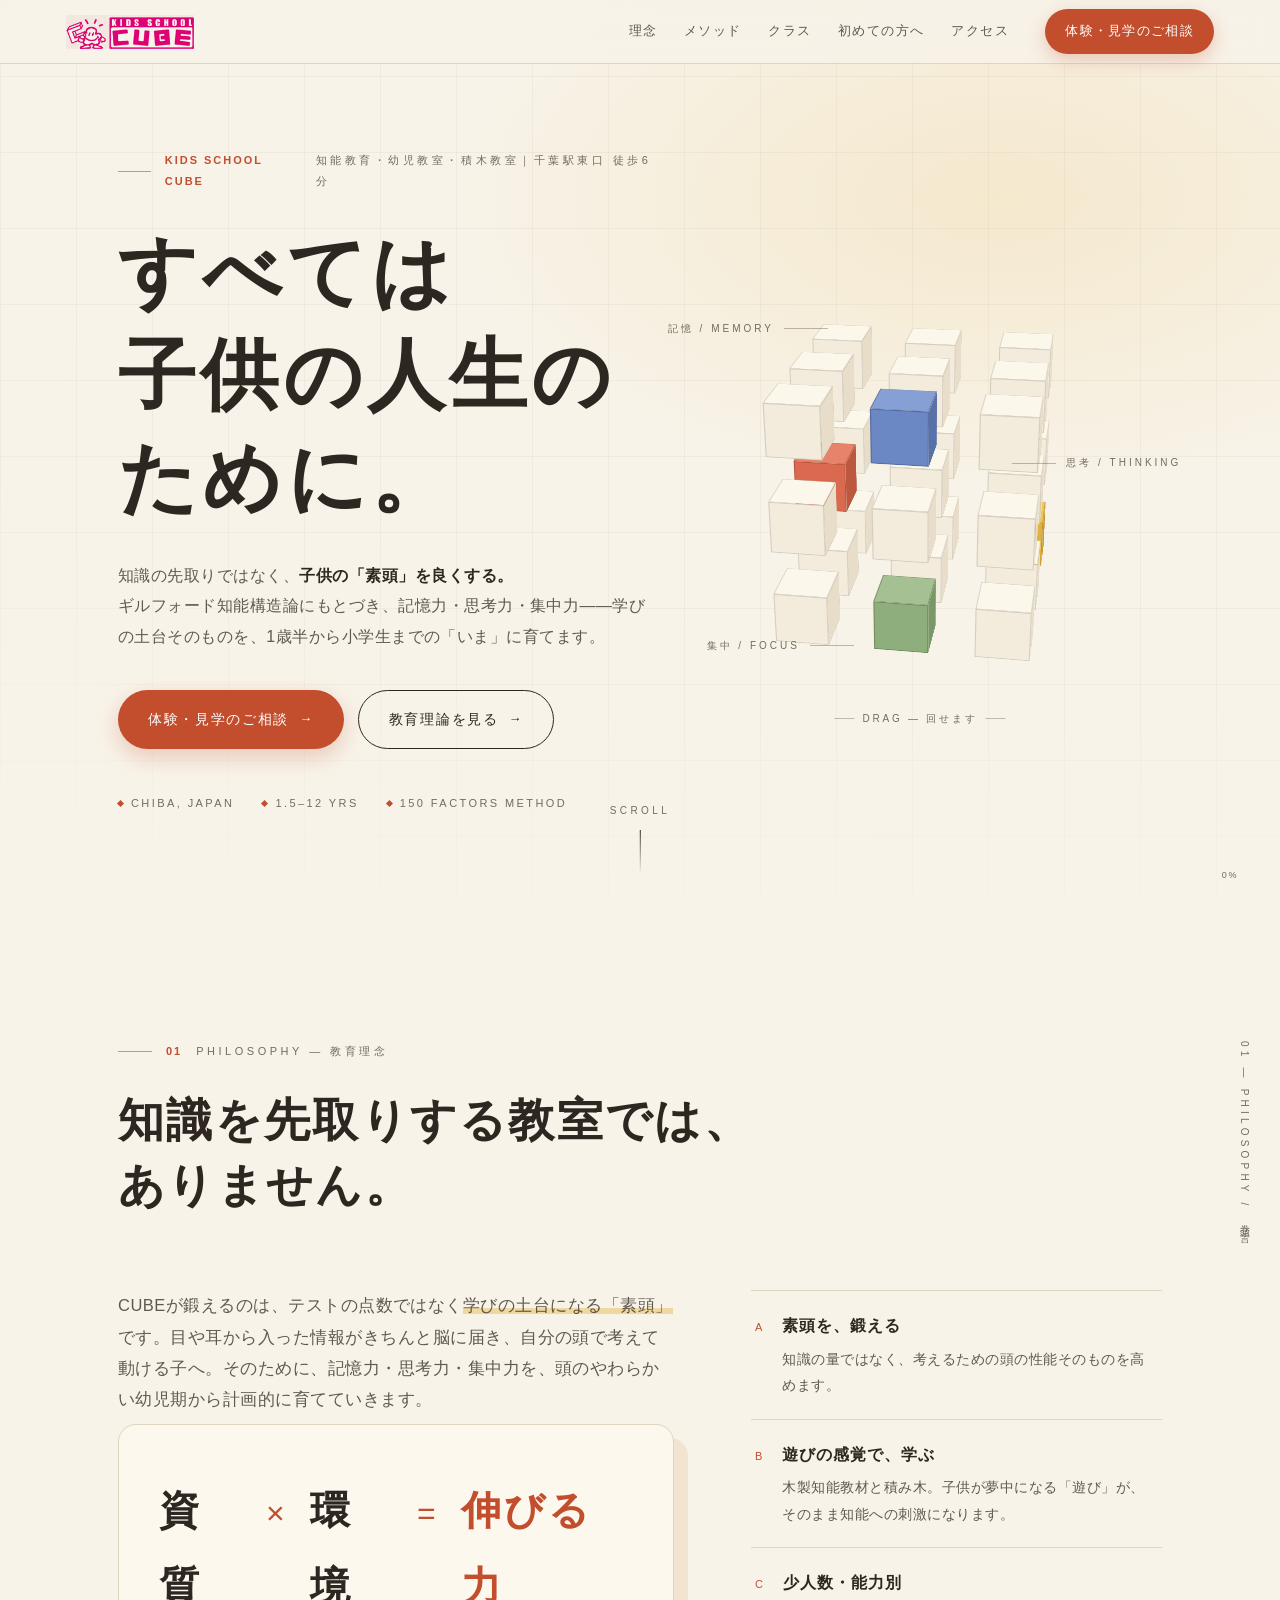
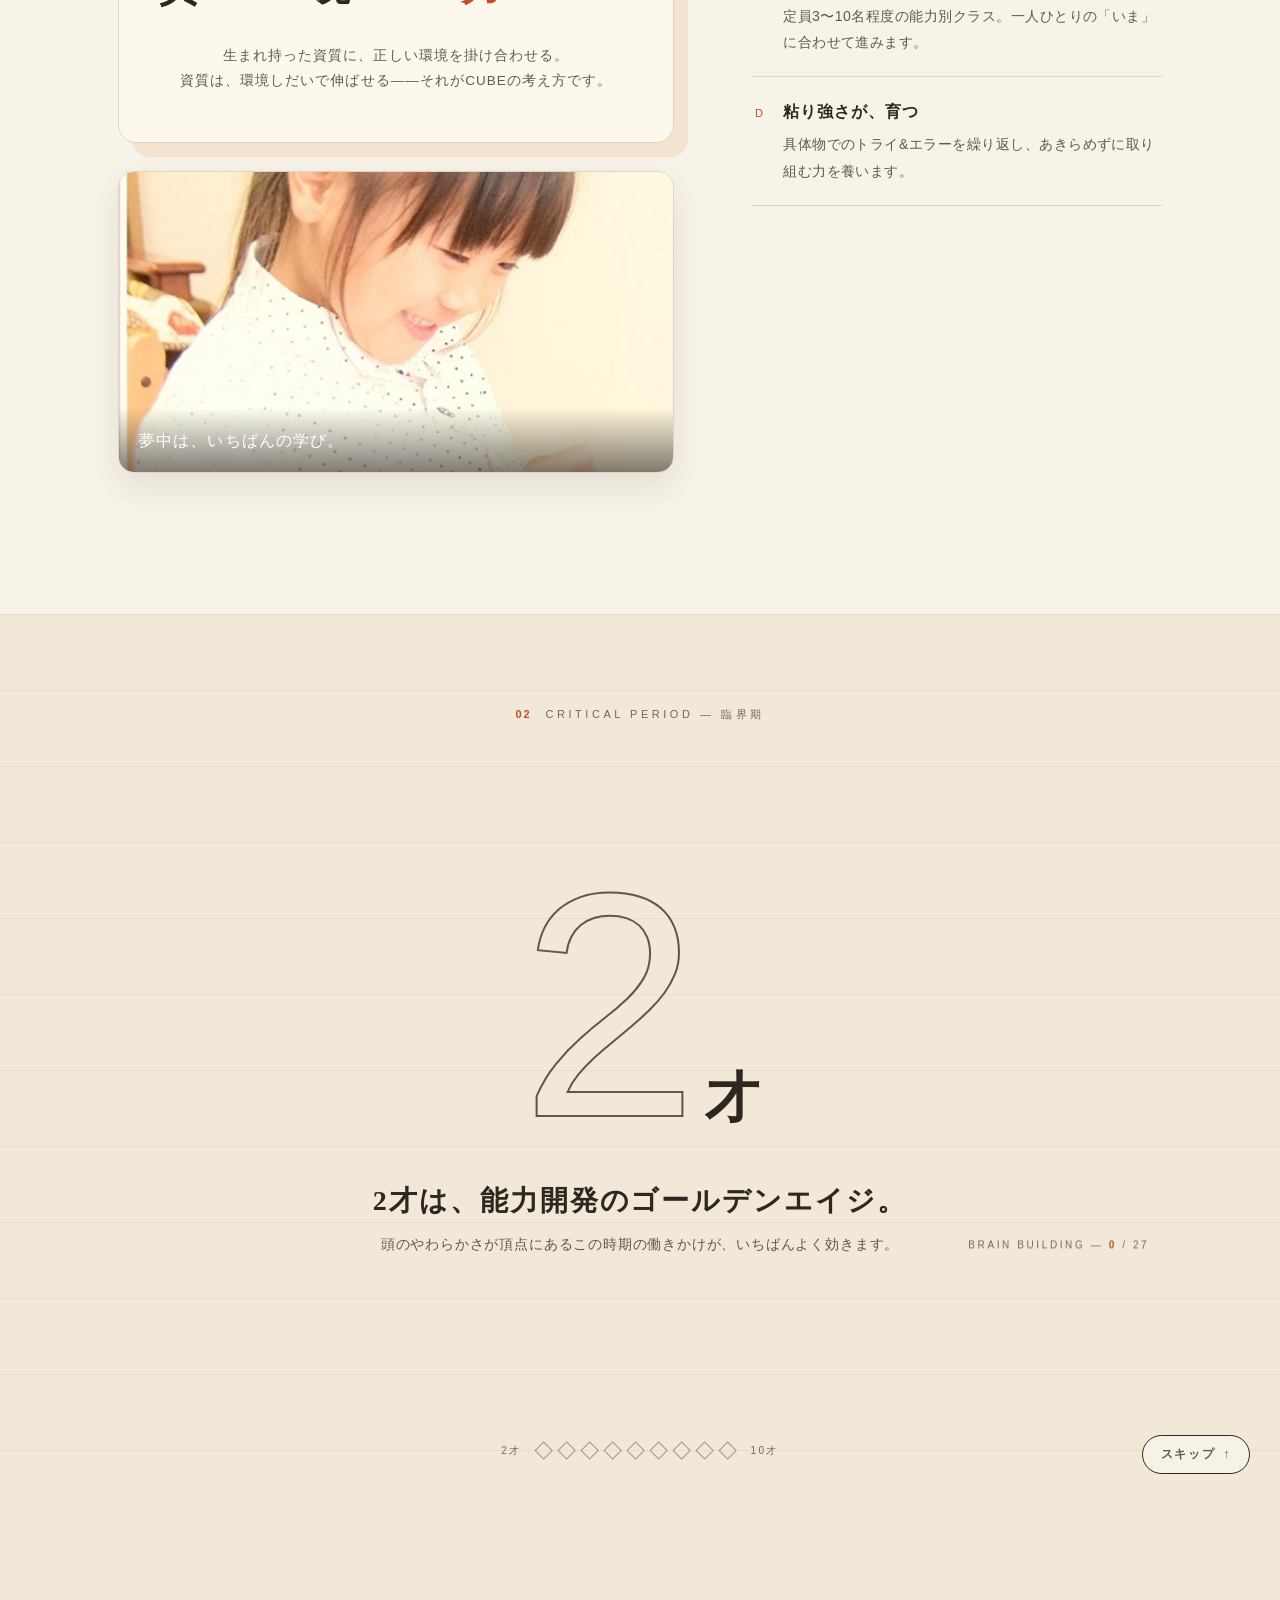
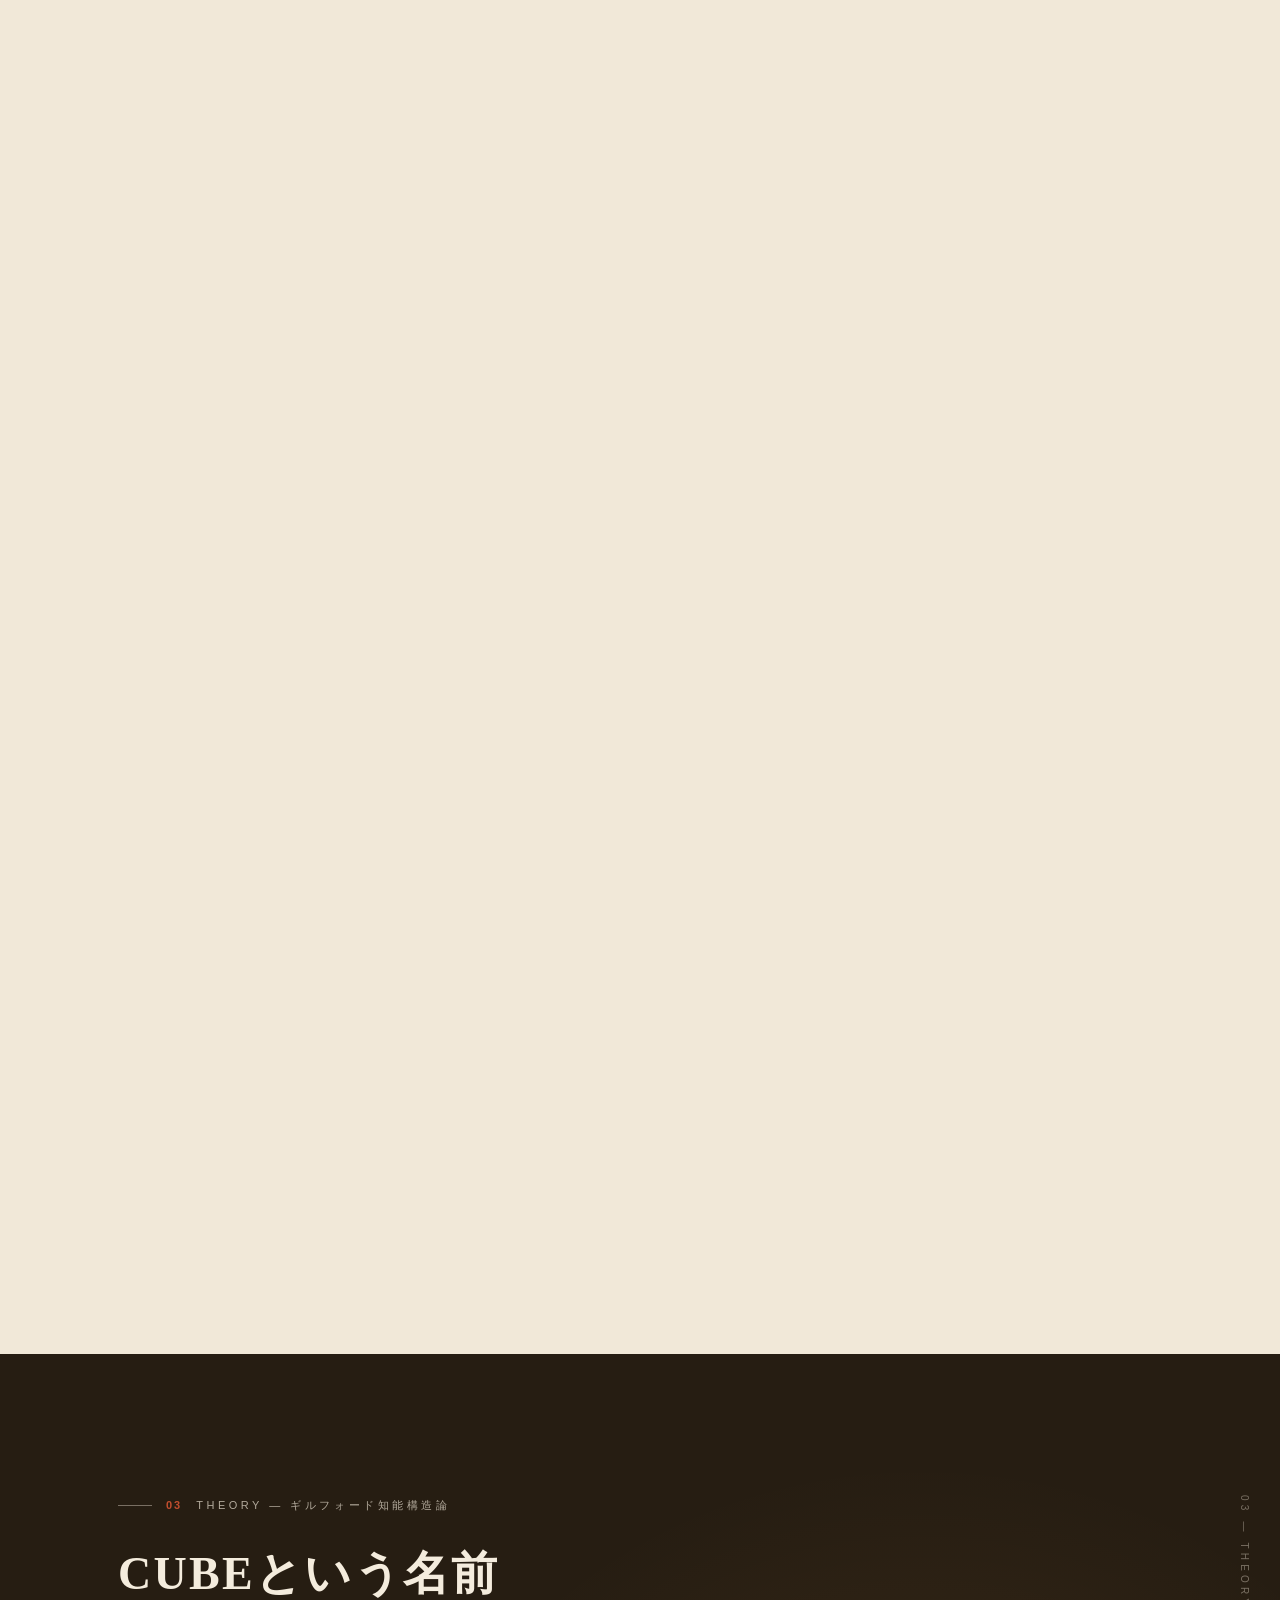
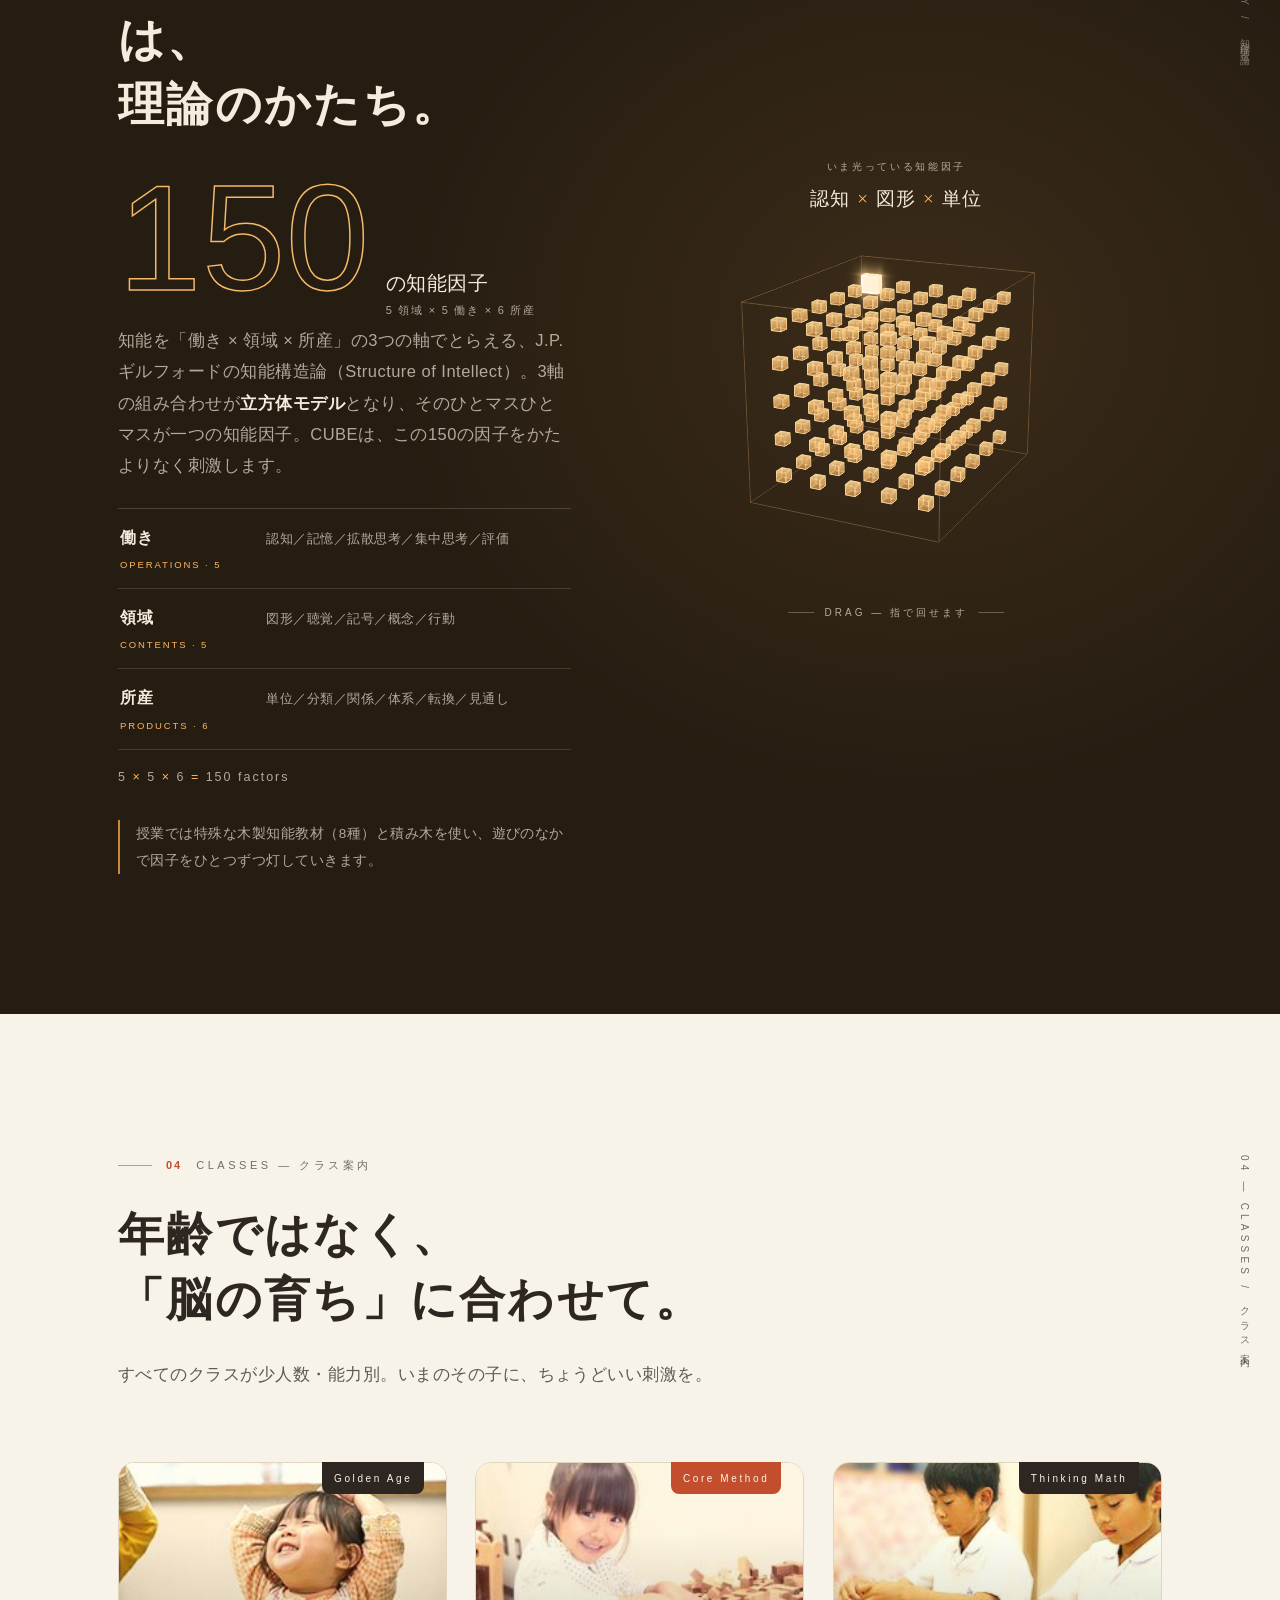
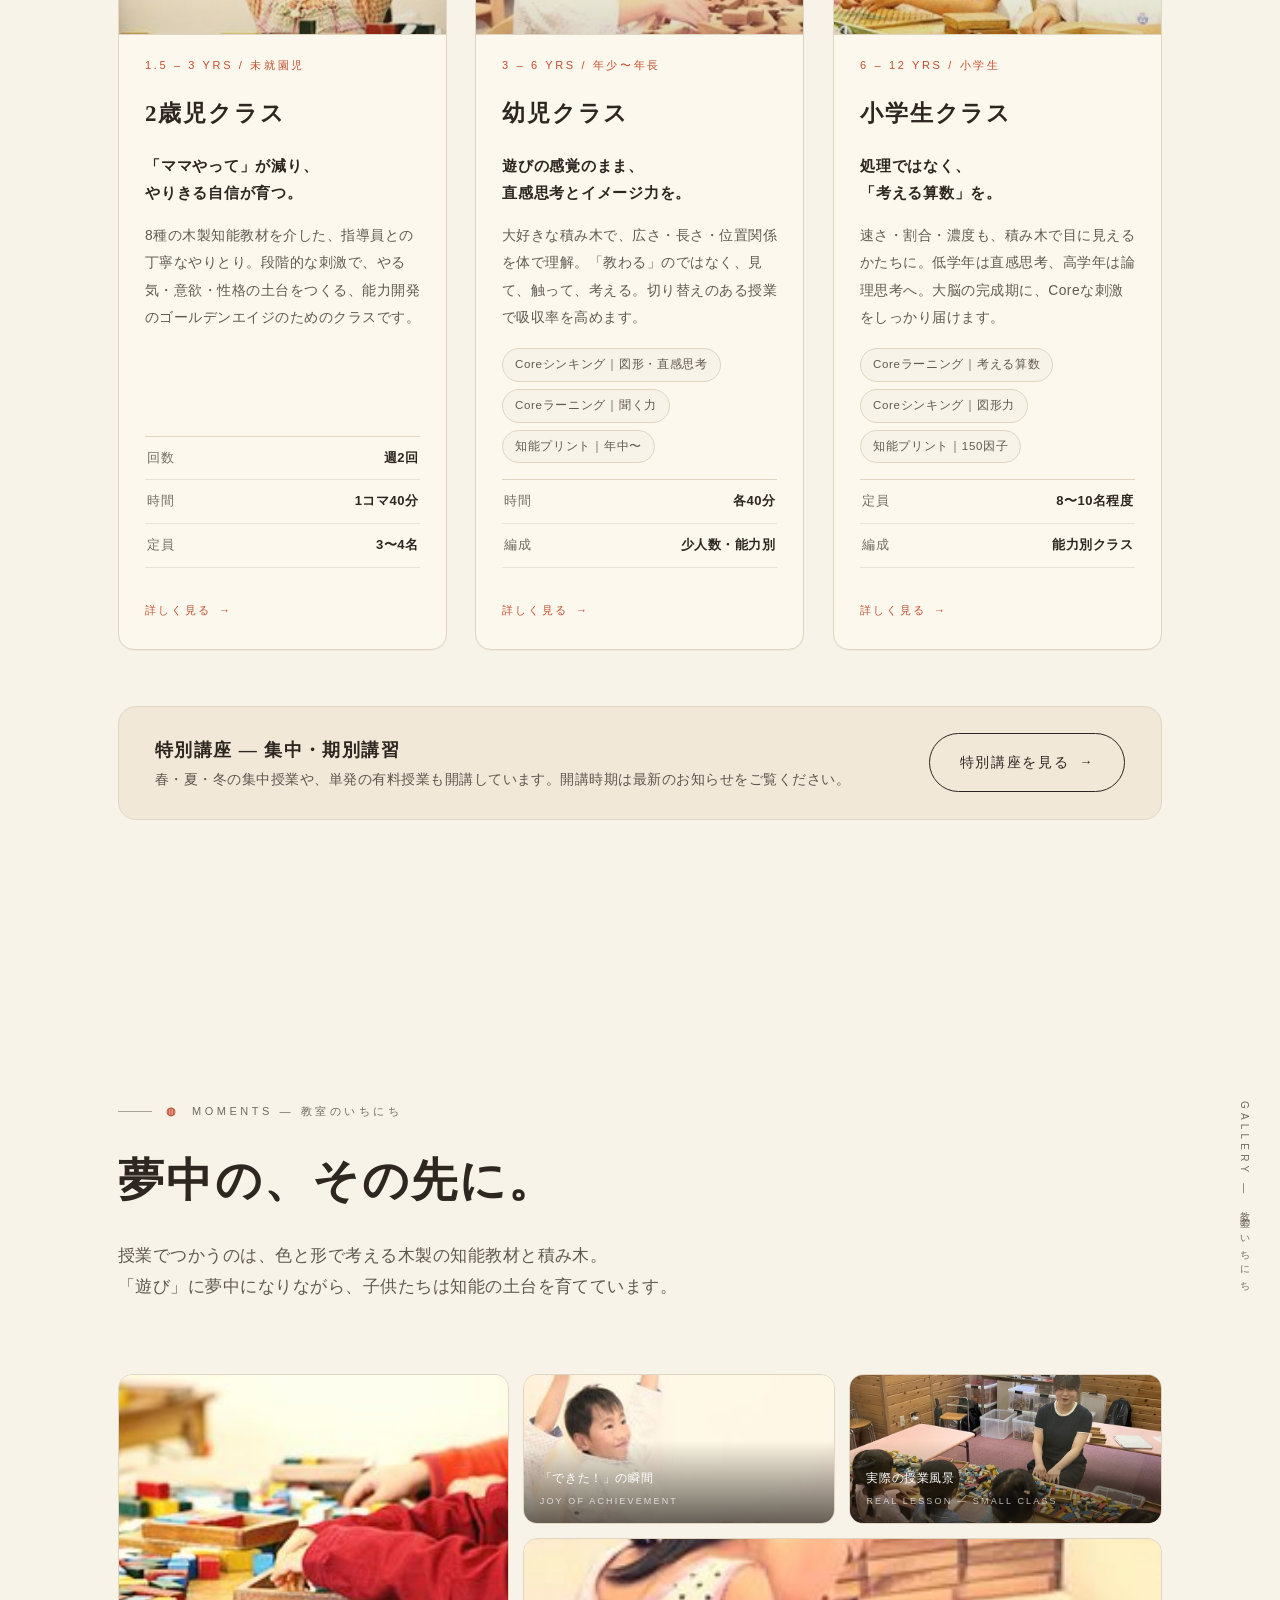
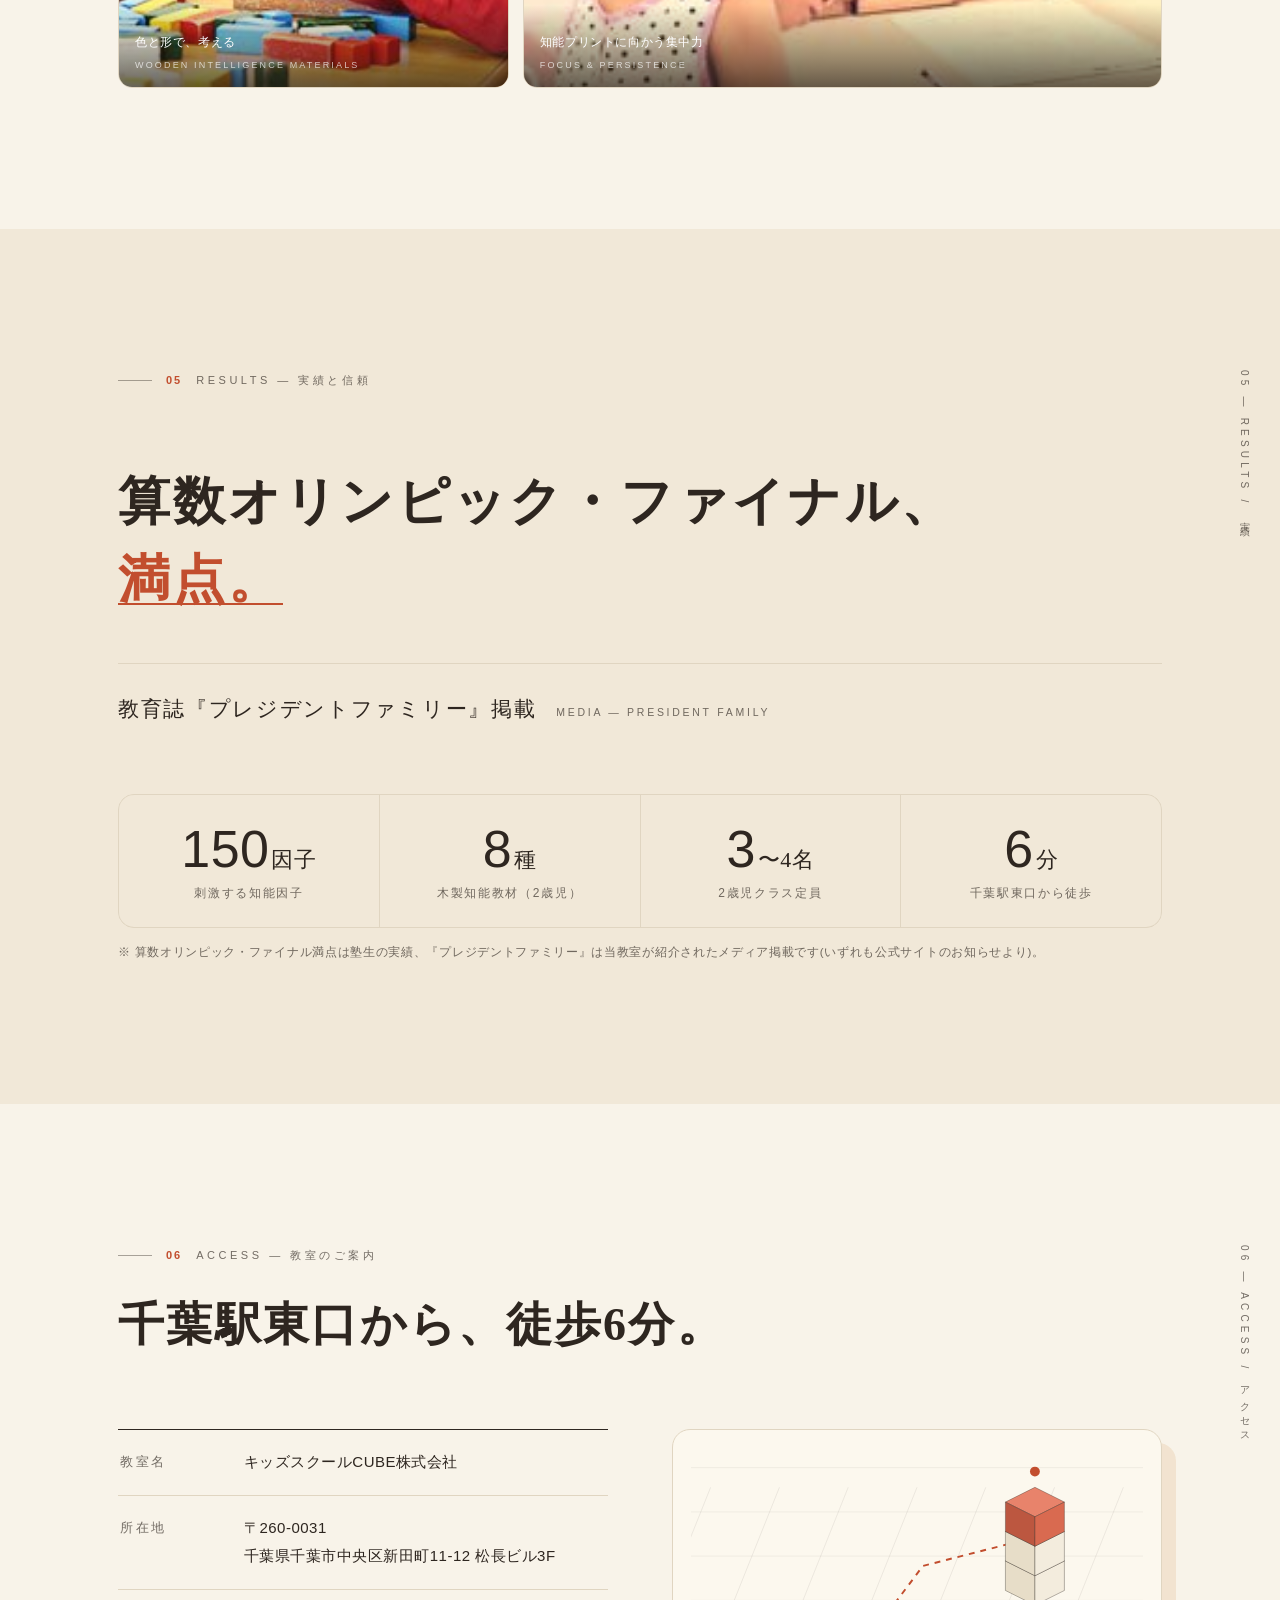
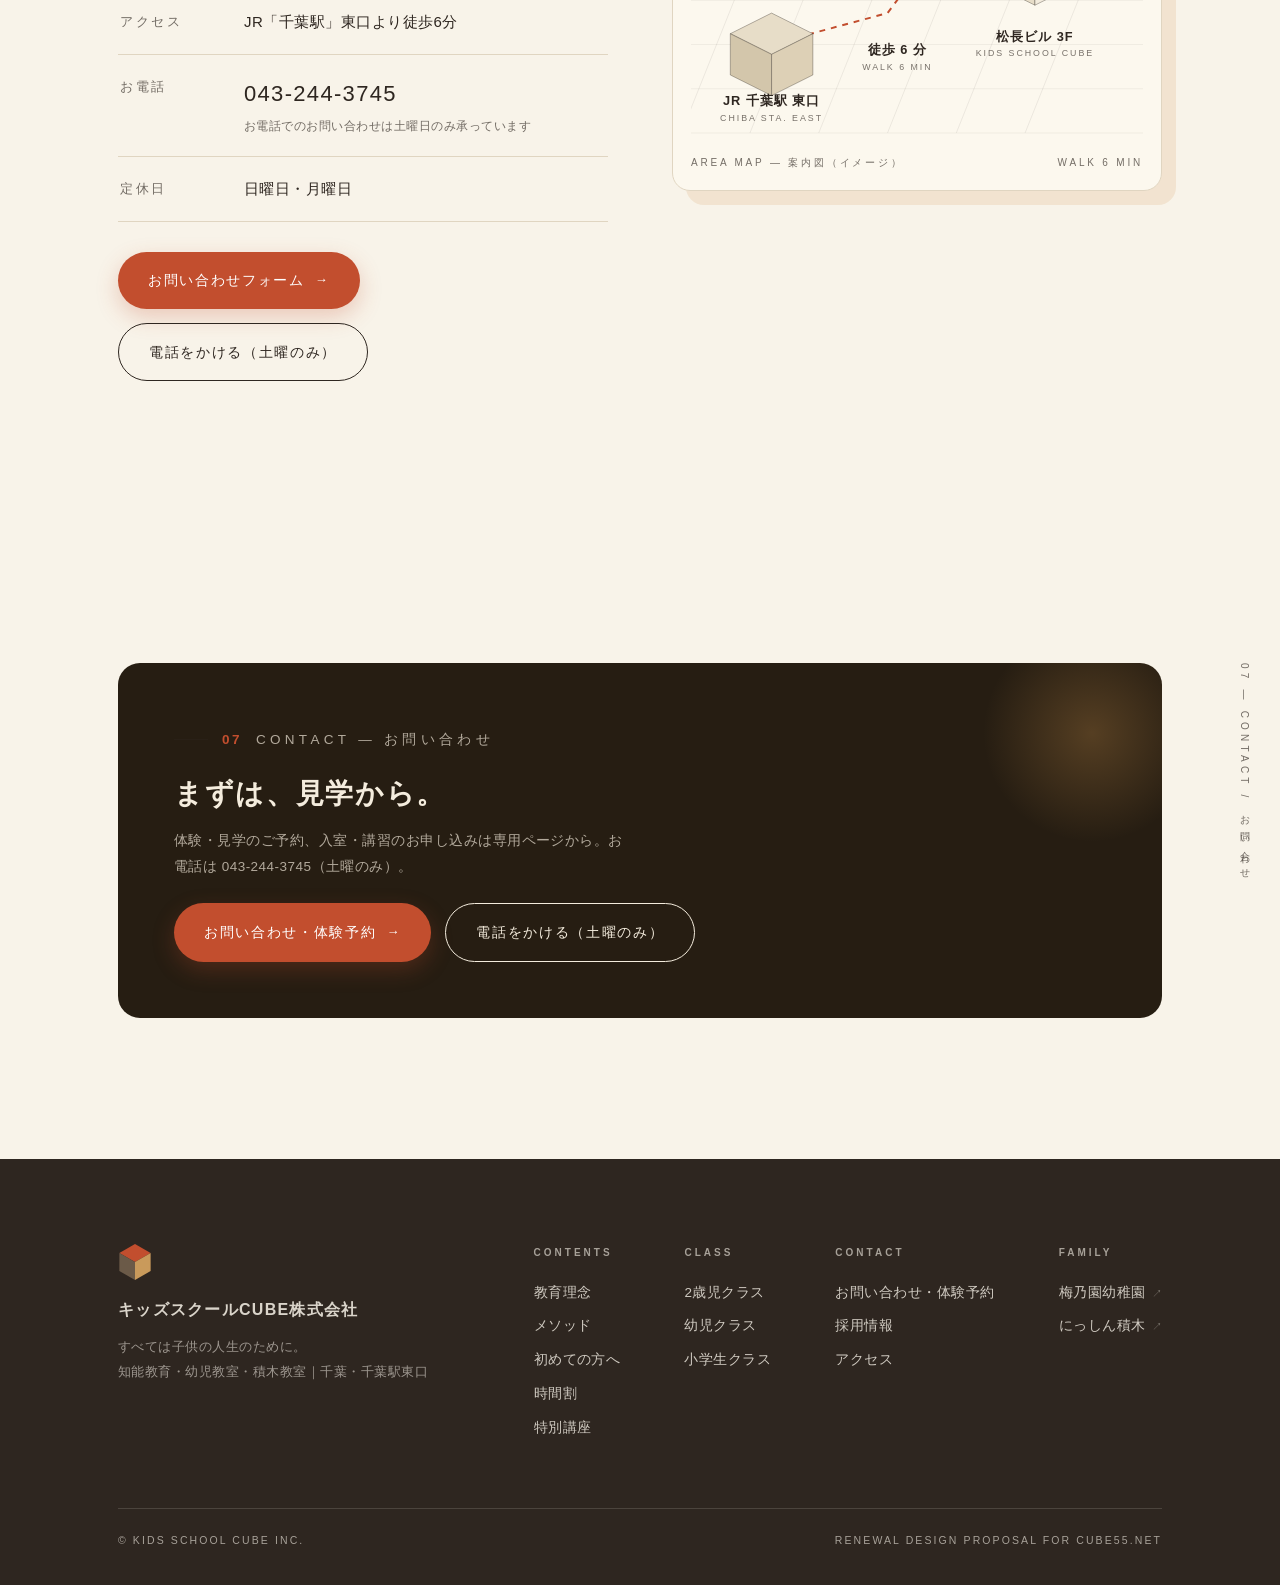
<file: classic.html>
<!DOCTYPE html>
<html lang="ja">
<head>
<meta charset="UTF-8">
<meta name="robots" content="noindex, nofollow">
<meta name="viewport" content="width=device-width, initial-scale=1">
<title>キッズスクールCUBE — すべては子供の人生のために。｜千葉の知能教育・幼児教室・積木教室</title>
<meta name="description" content="千葉駅東口徒歩6分。知識の先取りではなく子供の「素頭」を良くする、ギルフォード知能構造論にもとづく知能教育・幼児教室・積木教室。2歳児・幼児・小学生クラス。">
</head>
<body>
<style>
  :root{
    --paper:#F8F3E9;
    --paper-2:#F1E8D8;
    --ink:#2E2620;
    --ink-70:rgba(46,38,32,.75);
    --ink-50:rgba(46,38,32,.66);
    --line:#E0D5C1;
    --line-soft:rgba(46,38,32,.10);
    --terra:#C24E2E;
    --terra-soft:rgba(194,78,46,.09);
    --amber:#C98A3D;
    --night:#261D12;
    --night-ink:#F4ECDD;
    --night-sub:rgba(244,236,221,.68);
    --glow:#FFB65C;
    --serif:"Hiragino Mincho ProN","Hiragino Mincho Pro","Yu Mincho","YuMincho",serif;
    --sans:"Hiragino Kaku Gothic ProN","Hiragino Sans","Yu Gothic Medium","Yu Gothic","YuGothic","Meiryo",sans-serif;
    --num:"Avenir Next","Helvetica Neue","Segoe UI",Arial,sans-serif;
    --ease:cubic-bezier(.16,1,.3,1);
    --header-h:64px;
  }
  *{margin:0;padding:0;box-sizing:border-box}
  ::selection{background:rgba(227,178,60,.4)}
  html{scroll-behavior:smooth;scroll-padding-top:calc(var(--header-h) + 12px)}
  body{
    background:var(--paper);
    color:var(--ink);
    font-family:var(--sans);
    font-size:16px;
    line-height:1.9;
    letter-spacing:.03em;
    -webkit-font-smoothing:antialiased;
    overflow-x:hidden;
  }
  a{color:inherit;text-decoration:none}
  a:focus-visible,button:focus-visible{outline:2px solid var(--terra);outline-offset:3px;border-radius:2px}
  img,svg{max-width:100%;display:block}
  .wrap{max-width:1140px;margin:0 auto;padding:0 clamp(20px,4vw,48px)}

  /* ---------- type roles ---------- */
  .eyebrow{
    font-family:var(--num);
    font-size:11px;letter-spacing:.32em;text-transform:uppercase;
    color:var(--ink-50);
    display:flex;align-items:center;gap:14px;
  }
  .eyebrow::before{content:"";width:34px;height:1px;background:var(--ink);opacity:.4}
  .eyebrow .no{color:var(--terra);font-weight:600;letter-spacing:.18em}
  .h-serif{
    font-family:var(--serif);
    font-weight:600;
    font-feature-settings:"palt";
    letter-spacing:.05em;
    line-height:1.42;
  }
  h2.h-serif{font-size:clamp(26px,4.2vw,46px)}
  .lead{max-width:38em;color:var(--ink-70);font-size:clamp(15px,1.6vw,16.5px)}
  .accent{color:var(--terra)}
  .marker{background:linear-gradient(transparent 66%, rgba(227,178,60,.42) 66%)}
  .num-face{font-family:var(--num);font-variant-numeric:tabular-nums}

  /* ---------- reveal ---------- */
  .rv{opacity:0;transform:translateY(26px);transition:opacity .9s var(--ease),transform .9s var(--ease);transition-delay:var(--d,0s)}
  .rv.on{opacity:1;transform:none}
  .mask-line{display:block;overflow:hidden}
  .mask-line>span{display:block;transform:translateY(112%);transition:transform 1s var(--ease);transition-delay:var(--d,0s)}
  .on .mask-line>span{transform:none}

  /* ---------- header ---------- */
  header{
    position:fixed;inset:0 0 auto 0;z-index:60;height:var(--header-h);
    background:rgba(248,243,233,.78);
    -webkit-backdrop-filter:blur(14px);backdrop-filter:blur(14px);
    border-bottom:1px solid var(--line);
    transition:box-shadow .4s ease;
  }
  header.scrolled{box-shadow:0 10px 30px rgba(46,38,32,.07)}
  .hd-in{max-width:1220px;margin:0 auto;height:100%;padding:0 clamp(16px,3vw,36px);display:flex;align-items:center;gap:28px}
  .brand{display:flex;align-items:center;gap:12px;flex-shrink:1;min-width:0}
  .brand .logo-img{height:34px;width:auto;mix-blend-mode:multiply}
  .brand>span{min-width:0;overflow:hidden}
  .brand b{font-family:var(--sans);font-weight:700;font-size:15.5px;letter-spacing:.06em;display:block;white-space:nowrap;overflow:hidden;text-overflow:ellipsis}
  .brand small{display:block;font-family:var(--num);font-size:9px;letter-spacing:.3em;color:var(--ink-50);text-transform:uppercase;line-height:1.4}
  nav.gnav{display:flex;gap:26px;margin-left:auto}
  nav.gnav a{font-size:13px;letter-spacing:.12em;color:var(--ink-70);position:relative;padding:6px 0}
  nav.gnav a::after{content:"";position:absolute;left:0;bottom:0;width:100%;height:1px;background:var(--terra);transform:scaleX(0);transform-origin:left;transition:transform .35s var(--ease)}
  nav.gnav a:hover::after{transform:scaleX(1)}
  .hd-cta{
    flex-shrink:0;margin-left:8px;
    background:var(--terra);color:#fff;font-size:13px;letter-spacing:.1em;
    padding:10px 20px;border-radius:999px;
    transition:transform .3s var(--ease),box-shadow .3s var(--ease);
    box-shadow:0 6px 18px rgba(194,78,46,.28);
  }
  .hd-cta:hover{transform:translateY(-2px);box-shadow:0 10px 24px rgba(194,78,46,.36)}
  .hd-cta .cta-s{display:none}
  .menu-btn{display:none;margin-left:auto;background:none;border:0;width:44px;height:44px;cursor:pointer;position:relative}
  .menu-btn span{position:absolute;left:11px;width:22px;height:1.5px;background:var(--ink);transition:transform .35s var(--ease),opacity .3s}
  .menu-btn span:nth-child(1){top:18px}.menu-btn span:nth-child(2){top:26px}
  .m-panel{display:none;position:absolute;top:var(--header-h);left:0;right:0;background:rgba(248,243,233,.96);-webkit-backdrop-filter:blur(14px);backdrop-filter:blur(14px);border-bottom:1px solid var(--line);padding:10px 24px 22px}
  .m-panel a{display:block;padding:13px 4px;font-size:14.5px;letter-spacing:.12em;border-bottom:1px solid var(--line-soft)}
  header.open .m-panel{display:block}
  header.open .menu-btn span:nth-child(1){transform:translateY(4px) rotate(24deg)}
  header.open .menu-btn span:nth-child(2){transform:translateY(-4px) rotate(-24deg)}

  /* ---------- hero ---------- */
  .hero{
    min-height:100vh;min-height:100svh;
    display:flex;align-items:center;
    position:relative;overflow:hidden;
    padding-top:var(--header-h);
    background-image:
      linear-gradient(rgba(46,38,32,.045) 1px,transparent 1px),
      linear-gradient(90deg,rgba(46,38,32,.045) 1px,transparent 1px);
    background-size:76px 76px;
  }
  .hero::after{content:"";position:absolute;inset:0;pointer-events:none;
    background:
      radial-gradient(120% 90% at 70% 20%,transparent 55%,rgba(248,243,233,.9) 100%),
      radial-gradient(62% 48% at 78% 22%,rgba(227,178,60,.16),transparent 70%)}
  .hero-grid{position:relative;z-index:2;display:grid;grid-template-columns:minmax(0,1.05fr) minmax(0,.95fr);align-items:center;gap:24px;width:100%}
  .hero-copy .eyebrow{margin-bottom:30px}
  h1{
    font-family:var(--serif);font-weight:600;font-feature-settings:"palt";
    font-size:clamp(40px,6.4vw,78px);
    line-height:1.32;letter-spacing:.055em;
  }
  .hero-sub{margin-top:30px;max-width:33em;color:var(--ink-70);font-size:clamp(14.5px,1.5vw,16px)}
  .hero-sub b{font-weight:700;color:var(--ink)}
  .hero-ctas{margin-top:38px;display:flex;flex-wrap:wrap;gap:14px}
  .btn{display:inline-flex;align-items:center;gap:10px;font-size:14px;letter-spacing:.12em;padding:15px 30px;border-radius:999px;transition:transform .3s var(--ease),box-shadow .3s var(--ease),background .3s}
  .btn-solid{background:var(--terra);color:#fff;box-shadow:0 8px 22px rgba(194,78,46,.26)}
  .btn-solid:hover{transform:translateY(-2px);box-shadow:0 14px 30px rgba(194,78,46,.34)}
  .btn-ghost{border:1px solid var(--ink);color:var(--ink)}
  .btn-ghost:hover{background:var(--ink);color:var(--paper)}
  .btn .ar{font-family:var(--num);font-size:13px;transition:transform .3s var(--ease)}
  .btn:hover .ar{transform:translateX(4px)}
  .hero-meta{margin-top:44px;display:flex;gap:28px;flex-wrap:wrap;font-family:var(--num);font-size:11px;letter-spacing:.22em;color:var(--ink-50);text-transform:uppercase}
  .hero-meta span{display:flex;align-items:center;gap:8px}
  .hero-meta i{width:5px;height:5px;background:var(--terra);display:inline-block;transform:rotate(45deg)}

  /* hero 3D lattice */
  .hero-stage{position:relative;display:flex;justify-content:center;align-items:center}
  .scene{width:480px;height:480px;perspective:1200px;position:relative;flex-shrink:0;cursor:grab;touch-action:pan-y}
  .scene:active{cursor:grabbing}
  .tilt,.spin{position:absolute;inset:0;transform-style:preserve-3d}
  .tilt{transform:rotateX(var(--my,0deg)) rotateY(var(--mx,0deg));transition:transform .8s var(--ease)}
  @keyframes heroSpin{from{transform:rotateX(-24deg) rotateY(-10deg)}to{transform:rotateX(-24deg) rotateY(350deg)}}
  .spin{transform:rotateX(-24deg) rotateY(-10deg)}
  .hero-drag-hint{position:absolute;left:50%;bottom:-6px;transform:translateX(-50%);font-family:var(--num);font-size:10px;letter-spacing:.28em;color:var(--ink-50);text-transform:uppercase;display:flex;align-items:center;gap:8px;white-space:nowrap;pointer-events:none}
  .hero-drag-hint::before,.hero-drag-hint::after{content:"";width:20px;height:1px;background:rgba(46,38,32,.28)}
  .qb{position:absolute;left:50%;top:50%;width:52px;height:52px;margin:-26px 0 0 -26px;transform-style:preserve-3d}
  .qb .f{position:absolute;inset:0;border:1px solid rgba(46,38,32,.16);backface-visibility:hidden}
  .qb .f-f{background:#F3ECDD;transform:translateZ(26px)}
  .qb .f-b{background:#F3ECDD;transform:rotateY(180deg) translateZ(26px)}
  .qb .f-r{background:#E7DDC8;transform:rotateY(90deg) translateZ(26px)}
  .qb .f-l{background:#E7DDC8;transform:rotateY(-90deg) translateZ(26px)}
  .qb .f-t{background:#FCF7EB;transform:rotateX(90deg) translateZ(26px)}
  .qb .f-d{background:#DDD0B6;transform:rotateX(-90deg) translateZ(26px)}
  .qb.q-red .f{border-color:rgba(150,60,35,.5)}
  .qb.q-red .f-f,.qb.q-red .f-b{background:#D96A50}
  .qb.q-red .f-r,.qb.q-red .f-l{background:#BC5740}
  .qb.q-red .f-t{background:#E8836B}
  .qb.q-red .f-d{background:#A34732}
  .qb.q-yellow .f{border-color:rgba(150,110,30,.5)}
  .qb.q-yellow .f-f,.qb.q-yellow .f-b{background:#E3B23C}
  .qb.q-yellow .f-r,.qb.q-yellow .f-l{background:#C79A2C}
  .qb.q-yellow .f-t{background:#EFC65D}
  .qb.q-yellow .f-d{background:#A87F20}
  .qb.q-green .f{border-color:rgba(80,105,60,.5)}
  .qb.q-green .f-f,.qb.q-green .f-b{background:#8FAE7E}
  .qb.q-green .f-r,.qb.q-green .f-l{background:#789868}
  .qb.q-green .f-t{background:#A5C193}
  .qb.q-green .f-d{background:#647F55}
  .qb.q-denim .f{border-color:rgba(60,80,130,.5)}
  .qb.q-denim .f-f,.qb.q-denim .f-b{background:#6B87C4}
  .qb.q-denim .f-r,.qb.q-denim .f-l{background:#5871A9}
  .qb.q-denim .f-t{background:#86A0D6}
  .qb.q-denim .f-d{background:#47598B}
  .lead-label{position:absolute;font-family:var(--num);font-size:10px;letter-spacing:.3em;color:var(--ink-50);text-transform:uppercase;z-index:3}
  .lead-label::after{content:"";position:absolute;top:50%;width:44px;height:1px;background:rgba(46,38,32,.3)}
  .lead-label.ll-r::after{left:calc(100% + 10px)}
  .lead-label.ll-l::after{right:calc(100% + 10px)}
  .ll-1{top:16%;left:-2%}
  .ll-2{top:44%;right:-4%}
  .ll-3{bottom:14%;left:6%}
  .scroll-cue{position:absolute;bottom:26px;left:50%;transform:translateX(-50%);font-family:var(--num);font-size:10px;letter-spacing:.34em;color:var(--ink-50);text-transform:uppercase;display:flex;flex-direction:column;align-items:center;gap:10px;z-index:3}
  .scroll-cue::after{content:"";width:1px;height:44px;background:linear-gradient(var(--ink) 0%,transparent 100%);animation:cue 2.2s var(--ease) infinite}
  @keyframes cue{0%{transform:scaleY(0);transform-origin:top}45%{transform:scaleY(1);transform-origin:top}55%{transform:scaleY(1);transform-origin:bottom}100%{transform:scaleY(0);transform-origin:bottom}}

  /* ---------- chapters common ---------- */
  section.ch{position:relative;padding:clamp(84px,11vw,150px) 0}
  .ch-head{display:flex;flex-direction:column;gap:26px;margin-bottom:clamp(40px,6vw,72px)}
  .hashira{
    position:absolute;top:clamp(84px,11vw,150px);right:clamp(8px,2vw,26px);
    writing-mode:vertical-rl;font-family:var(--num);font-size:10px;letter-spacing:.42em;
    color:var(--ink-50);text-transform:uppercase;
  }
  .rule{border:0;border-top:1px solid var(--line)}

  /* ---------- 01 philosophy ---------- */
  .phil-grid{display:grid;grid-template-columns:minmax(0,1.15fr) minmax(0,.85fr);gap:clamp(36px,6vw,80px);align-items:start}
  .formula{
    margin-top:8px;border:1px solid var(--line);background:#FCF8EE;border-radius:18px;
    padding:clamp(28px,4vw,48px) clamp(22px,3.4vw,40px);
    display:flex;flex-direction:column;gap:18px;
    box-shadow:14px 14px 0 rgba(201,138,61,.14);
  }
  .formula .fx{display:flex;align-items:baseline;justify-content:center;gap:clamp(10px,2vw,22px);font-family:var(--serif);font-weight:600;font-size:clamp(26px,3.6vw,40px);letter-spacing:.08em}
  .formula .fx .op{color:var(--terra);font-family:var(--num);font-weight:400;font-size:.8em}
  .formula figcaption{text-align:center;font-size:13.5px;color:var(--ink-70);letter-spacing:.08em}
  .phil-points{display:flex;flex-direction:column;gap:0;border-top:1px solid var(--line)}
  .phil-points>div{display:flex;gap:18px;padding:20px 4px;border-bottom:1px solid var(--line);align-items:baseline}
  .phil-points .pn{font-family:var(--num);font-size:11px;letter-spacing:.2em;color:var(--terra);flex-shrink:0}
  .phil-points b{font-weight:700;display:block;margin-bottom:4px;letter-spacing:.06em}
  .phil-points p{font-size:14px;color:var(--ink-70)}

  /* ---------- 02 critical (sticky) ---------- */
  .critical{height:260vh;position:relative;background:var(--paper-2)}
  .critical-sticky{
    position:sticky;top:0;height:100vh;height:100svh;overflow:hidden;
    display:flex;flex-direction:column;justify-content:center;align-items:center;text-align:center;
    background-image:linear-gradient(rgba(46,38,32,.05) 1px,transparent 1px);
    background-size:100% 76px;
  }
  .crit-eyebrow{position:absolute;top:calc(var(--header-h) + 26px);left:50%;transform:translateX(-50%);white-space:nowrap}
  .crit-eyebrow::before{display:none}
  .age-line{display:flex;align-items:baseline;justify-content:center;gap:6px;line-height:1;position:relative;z-index:2}
  .age-num{
    font-family:var(--num);font-weight:200;font-variant-numeric:tabular-nums;
    font-size:clamp(150px,30vw,320px);
    color:transparent;-webkit-text-stroke:2px rgba(46,38,32,.75);
    display:inline-block;
  }
  @supports not (-webkit-text-stroke:1px black){.age-num{color:rgba(46,38,32,.22)}}
  .age-num.pop{animation:agePop .55s var(--ease)}
  @keyframes agePop{from{opacity:.1;transform:translateY(26px)}to{opacity:1;transform:none}}
  .age-sai{font-family:var(--serif);font-size:clamp(30px,5vw,54px);font-weight:600;color:var(--ink)}
  .crit-caps{display:grid;width:min(88vw,640px);margin-top:14px;position:relative;z-index:2}
  .crit-caps .ph{
    grid-area:1/1;display:flex;flex-direction:column;justify-content:flex-start;gap:8px;
    opacity:0;transform:translateY(16px);transition:opacity .6s var(--ease),transform .6s var(--ease);
  }
  .crit-caps .ph.act{opacity:1;transform:none}
  .crit-caps .ph .t1{font-family:var(--serif);font-weight:600;font-size:clamp(19px,2.8vw,28px);letter-spacing:.07em;line-height:1.6}
  .crit-caps .ph .t2{font-size:13.5px;color:var(--ink-70);letter-spacing:.06em}
  .age-track{position:absolute;bottom:clamp(30px,6vh,58px);left:50%;transform:translateX(-50%);display:flex;align-items:center;gap:10px}
  .age-track .blk{width:13px;height:13px;border:1px solid rgba(46,38,32,.4);transform:rotate(45deg);transition:background .45s var(--ease),border-color .45s}
  .age-track .blk.fill{background:var(--amber);border-color:var(--amber)}
  .age-track .cap{font-family:var(--num);font-size:10px;letter-spacing:.24em;color:var(--ink-50);margin:0 6px}
  .crit-skip{
    position:absolute;right:clamp(14px,3vw,30px);bottom:clamp(16px,5vh,40px);z-index:4;
    display:inline-flex;align-items:center;gap:8px;
    background:rgba(248,243,233,.9);border:1px solid var(--ink);border-radius:999px;
    font-family:var(--sans);font-size:12px;font-weight:700;letter-spacing:.14em;color:var(--ink-70);
    padding:10px 18px;cursor:pointer;pointer-events:auto;
    transition:box-shadow .3s,transform .3s,color .3s,background .3s;
  }
  .crit-skip:hover{transform:translateY(-2px);background:var(--ink);color:var(--paper)}
  .crit-skip span{font-family:var(--num);font-size:12px}
  @media (max-width:560px){.crit-skip{right:12px;bottom:60px;padding:8px 14px}}

  /* ---------- 03 theory (dark) ---------- */
  .theory{
    background-color:var(--night);
    background-image:radial-gradient(58% 52% at 72% 46%,rgba(255,172,84,.10),transparent 72%);
    color:var(--night-ink);overflow:hidden
  }
  .theory .eyebrow{color:var(--night-sub)}
  .theory .eyebrow::before{background:var(--night-ink)}
  .theory .hashira{color:rgba(244,236,221,.4)}
  .theory-grid{display:grid;grid-template-columns:minmax(0,.92fr) minmax(0,1.08fr);gap:clamp(30px,5vw,60px);align-items:center}
  .theory .lead{color:var(--night-sub)}
  .t-num{display:flex;align-items:baseline;gap:16px;margin:26px 0 6px}
  .t-num .big{
    font-family:var(--num);font-weight:200;font-size:clamp(88px,12vw,150px);line-height:1;
    color:transparent;-webkit-text-stroke:1.5px rgba(255,193,110,.95);
    font-variant-numeric:tabular-nums;
  }
  @supports not (-webkit-text-stroke:1px black){.t-num .big{color:rgba(255,193,110,.8)}}
  .t-num .unit{font-family:var(--serif);font-size:20px;color:var(--night-ink);line-height:1.5}
  .t-num .unit small{display:block;font-family:var(--num);font-size:11px;letter-spacing:.16em;color:var(--night-sub);margin-top:4px}
  .soi-dims{display:flex;flex-direction:column;gap:0;margin-top:26px;border-top:1px solid rgba(244,236,221,.18)}
  .soi-dim{display:grid;grid-template-columns:132px 1fr;gap:14px;align-items:baseline;padding:14px 2px;border-bottom:1px solid rgba(244,236,221,.14)}
  .soi-dim .soi-k{display:flex;flex-direction:column;gap:3px}
  .soi-dim .soi-k b{font-family:var(--serif);font-size:16px;font-weight:600;color:var(--night-ink);letter-spacing:.06em}
  .soi-dim .soi-k i{font-family:var(--num);font-size:9.5px;letter-spacing:.2em;color:var(--glow);font-style:normal;text-transform:uppercase}
  .soi-dim p{font-size:13px;color:var(--night-sub);letter-spacing:.04em;line-height:1.85}
  .soi-eq{margin-top:16px;font-family:var(--num);font-size:12.5px;letter-spacing:.16em;color:var(--night-sub)}
  .soi-eq b{color:var(--glow);font-weight:500}
  .t-note{margin-top:30px;font-size:13.5px;color:var(--night-sub);border-left:2px solid var(--amber);padding-left:16px;line-height:2}
  /* lattice */
  .lat-stage{position:relative;display:flex;justify-content:center;align-items:center;min-height:480px}
  .lat-scene{width:460px;height:440px;perspective:1100px;cursor:grab;touch-action:pan-y;position:relative}
  .lat-scene:active{cursor:grabbing}
  .lat-tilt{position:absolute;inset:0;transform-style:preserve-3d}
  /* each knowledge factor = a small solid 3D cube (reads volumetric from any angle) */
  .node{
    position:absolute;left:50%;top:50%;width:11px;height:11px;margin:-5.5px 0 0 -5.5px;
    transform-style:preserve-3d;
    transform:translate3d(var(--sx),var(--sy),var(--sz)) scale(.15);
    transition:transform 1.4s var(--ease);transition-delay:var(--d);
  }
  .formed .node{transform:translate3d(var(--tx),var(--ty),var(--tz)) scale(1)}
  .nf{position:absolute;inset:0;
    background:linear-gradient(150deg,rgba(255,208,132,.66),rgba(222,148,72,.5));
    border:.5px solid rgba(255,226,170,.72);}
  .nf-f{transform:translateZ(5.5px)}
  .nf-b{transform:rotateY(180deg) translateZ(5.5px)}
  .nf-r{transform:rotateY(90deg) translateZ(5.5px)}
  .nf-l{transform:rotateY(-90deg) translateZ(5.5px)}
  .nf-t{transform:rotateX(90deg) translateZ(5.5px);background:linear-gradient(150deg,rgba(255,224,164,.8),rgba(240,180,104,.62))}
  .nf-d{transform:rotateX(-90deg) translateZ(5.5px);background:rgba(196,126,60,.5)}
  .formed .node.hot{transform:translate3d(var(--tx),var(--ty),var(--tz)) scale(1.75);z-index:5}
  .node.hot .nf{background:rgba(255,242,214,.96);border-color:#fff;box-shadow:0 0 10px rgba(255,214,140,.9)}
  .edge{position:absolute;left:50%;top:50%;background:rgba(255,190,120,.3)}
  .lat-readout{
    position:absolute;left:50%;top:14px;transform:translateX(-50%);
    display:flex;flex-direction:column;align-items:center;gap:5px;white-space:nowrap;pointer-events:none;
  }
  .lat-readout .lr-lead{font-family:var(--num);font-size:9.5px;letter-spacing:.28em;color:var(--night-sub);text-transform:uppercase}
  .lat-readout .lr-val{font-family:var(--serif);font-size:clamp(15px,1.8vw,19px);letter-spacing:.08em;color:var(--night-ink);transition:opacity .3s ease}
  .lat-readout .lr-val em{font-style:normal;color:var(--glow)}
  .lat-hint{
    position:absolute;bottom:2px;left:50%;transform:translateX(-50%);
    font-family:var(--num);font-size:10px;letter-spacing:.3em;color:var(--night-sub);text-transform:uppercase;
    display:flex;align-items:center;gap:10px;white-space:nowrap;
  }
  .lat-hint::before,.lat-hint::after{content:"";width:26px;height:1px;background:rgba(244,236,221,.3)}

  /* ---------- 04 classes ---------- */
  .classes{background:var(--paper)}
  .cards{display:grid;grid-template-columns:repeat(3,minmax(0,1fr));gap:clamp(16px,2.4vw,28px)}
  .card{
    background:#FCF8EE;border:1px solid var(--line);border-radius:16px;
    padding:30px 26px 28px;position:relative;
    display:flex;flex-direction:column;gap:16px;
    transform:perspective(900px) rotateX(var(--cx,0deg)) rotateY(var(--cy,0deg)) translateY(var(--lift,0px));
    transition:transform .5s var(--ease),box-shadow .5s var(--ease);
    box-shadow:0 1px 0 rgba(46,38,32,.04);
  }
  .card:hover{--lift:-6px;box-shadow:0 24px 48px rgba(46,38,32,.12)}
  .cards>.rv{display:flex}
  .cards>.rv>.card{flex:1;width:100%}
  .card .tag{
    position:absolute;top:-1px;right:22px;background:var(--ink);color:var(--paper);
    font-family:var(--num);font-size:10px;letter-spacing:.26em;padding:7px 12px 6px;
    border-radius:0 0 8px 8px;
  }
  .card.c-feature .tag{background:var(--terra)}
  .card .age{font-family:var(--num);font-size:11px;letter-spacing:.24em;color:var(--terra);text-transform:uppercase}
  .card h3{font-family:var(--serif);font-size:23px;font-weight:600;letter-spacing:.08em}
  .card .catch{font-weight:700;font-size:15px;letter-spacing:.05em;line-height:1.8}
  .card p.body{font-size:13.8px;color:var(--ink-70);line-height:2}
  .card .iso{height:96px;display:flex;align-items:center;justify-content:center;margin:2px 0}
  .spec{border-top:1px solid var(--line);margin-top:auto}
  .spec div{display:flex;justify-content:space-between;gap:12px;padding:9px 2px;border-bottom:1px solid var(--line-soft);font-size:13px}
  .spec dt{color:var(--ink-50);letter-spacing:.08em;flex-shrink:0}
  .spec dd{text-align:right;font-weight:600}
  .chiplist{display:flex;flex-wrap:wrap;gap:7px}
  .chiplist span{font-size:11.5px;letter-spacing:.06em;border:1px solid var(--line);padding:5px 12px;color:var(--ink-70);background:var(--paper);border-radius:999px}
  .special-band{
    margin-top:clamp(36px,5vw,56px);border:1px solid var(--line);background:var(--paper-2);border-radius:18px;
    padding:26px clamp(20px,3vw,36px);display:flex;flex-wrap:wrap;gap:18px;align-items:center;justify-content:space-between;
  }
  .special-band b{font-family:var(--serif);font-size:18px;letter-spacing:.08em}
  .special-band p{font-size:13.5px;color:var(--ink-70)}
  .special-band a{flex-shrink:0}

  /* ---------- real photos (unified warm treatment) ---------- */
  .card-photo{
    margin:-30px -26px 4px;height:172px;overflow:hidden;position:relative;
    border-radius:15px 15px 0 0;border-bottom:1px solid var(--line);background:#EFE7D6;
  }
  .card-photo img{width:100%;height:100%;object-fit:cover;object-position:center 38%;display:block;
    transition:transform .7s var(--ease)}
  .card:hover .card-photo img{transform:scale(1.05)}
  .card-photo::after{content:"";position:absolute;inset:0;pointer-events:none;
    background:linear-gradient(180deg,rgba(255,247,235,.14),transparent 40%,rgba(46,38,32,.16))}
  .phil-photo{margin:28px 0 0;position:relative;border-radius:16px;overflow:hidden;border:1px solid var(--line);
    box-shadow:0 14px 34px rgba(46,38,32,.10)}
  .phil-photo img{width:100%;display:block;max-height:300px;object-fit:cover;object-position:center 32%}
  .phil-photo figcaption{position:absolute;left:0;right:0;bottom:0;padding:18px 20px 16px;color:#fff;
    font-family:var(--serif);font-size:16px;letter-spacing:.07em;
    background:linear-gradient(transparent,rgba(46,38,32,.6))}
  /* moments gallery */
  .moments{background:var(--paper)}
  .moment-grid{display:grid;grid-template-columns:1.25fr 1fr 1fr;grid-auto-rows:150px;gap:14px;margin-top:clamp(26px,3vw,40px)}
  .moment{position:relative;overflow:hidden;border-radius:14px;border:1px solid var(--line);margin:0;background:#EFE7D6}
  .moment img{width:100%;height:100%;object-fit:cover;display:block;transition:transform .7s var(--ease)}
  .moment:hover img{transform:scale(1.05)}
  .moment figcaption{position:absolute;left:0;right:0;bottom:0;padding:26px 16px 13px;
    font-size:12px;letter-spacing:.05em;color:#fff;
    background:linear-gradient(transparent,rgba(30,24,18,.68))}
  .moment .mc-en{display:block;font-family:var(--num);font-size:9px;letter-spacing:.24em;
    text-transform:uppercase;color:rgba(255,255,255,.7);margin-top:3px}
  .m-feature{grid-row:span 2}
  .m-wide{grid-column:span 2}

  /* ---------- 05 results ---------- */
  .results{background:var(--paper-2)}
  .pull{
    font-family:var(--serif);font-weight:600;font-feature-settings:"palt";
    font-size:clamp(28px,4.6vw,52px);line-height:1.5;letter-spacing:.06em;
    max-width:22em;
  }
  .pull .accent{position:relative;white-space:nowrap}
  .pull .accent::after{content:"";position:absolute;left:0;bottom:.06em;width:100%;height:2px;background:var(--terra);transform:scaleX(0);transform-origin:left;transition:transform 1s var(--ease) .5s}
  .on .pull .accent::after{transform:scaleX(1)}
  .media-quote{
    margin-top:clamp(30px,4vw,44px);display:flex;gap:20px;align-items:baseline;flex-wrap:wrap;
    border-top:1px solid var(--line);padding-top:26px;
  }
  .media-quote .q{font-family:var(--serif);font-size:clamp(17px,2vw,21px);letter-spacing:.08em}
  .media-quote .s{font-family:var(--num);font-size:10.5px;letter-spacing:.26em;color:var(--ink-50);text-transform:uppercase}
  .stats{display:grid;grid-template-columns:repeat(4,minmax(0,1fr));gap:1px;background:var(--line);border:1px solid var(--line);border-radius:16px;overflow:hidden;margin-top:clamp(40px,6vw,64px)}
  .stat{background:var(--paper-2);padding:26px 14px 22px;text-align:center;display:flex;flex-direction:column;gap:4px}
  .stat .v{font-family:var(--num);font-weight:300;font-size:clamp(34px,4.4vw,52px);line-height:1.1;font-variant-numeric:tabular-nums;color:var(--ink)}
  .stat .v small{font-family:var(--serif);font-size:.42em;margin-left:2px}
  .stat .k{font-size:12px;letter-spacing:.14em;color:var(--ink-50)}
  .stat-note{margin-top:14px;font-size:11.5px;color:var(--ink-50);letter-spacing:.06em}

  /* ---------- 06 access ---------- */
  .access-grid{display:grid;grid-template-columns:minmax(0,1fr) minmax(0,1fr);gap:clamp(32px,5vw,64px);align-items:start}
  .info-tbl{border-top:1px solid var(--ink)}
  .info-tbl>div{display:grid;grid-template-columns:108px 1fr;gap:16px;padding:18px 2px;border-bottom:1px solid var(--line)}
  .info-tbl dt{font-size:12.5px;letter-spacing:.2em;color:var(--ink-50);padding-top:3px}
  .info-tbl dd{font-size:15px;line-height:1.9}
  .info-tbl dd .tel{font-family:var(--num);font-size:22px;font-weight:500;letter-spacing:.06em;color:var(--ink)}
  .info-tbl dd small{display:block;font-size:12px;color:var(--ink-50)}
  .access-ctas{display:flex;gap:14px;flex-wrap:wrap;margin-top:30px}
  .map-fig{border:1px solid var(--line);background:#FCF8EE;border-radius:18px;padding:18px;box-shadow:14px 14px 0 rgba(201,138,61,.14)}
  .map-fig figcaption{font-family:var(--num);font-size:10px;letter-spacing:.28em;color:var(--ink-50);text-transform:uppercase;margin-top:10px;display:flex;justify-content:space-between}
  .card .more{
    display:inline-flex;align-items:center;gap:8px;margin-top:16px;
    font-family:var(--num);font-size:11px;letter-spacing:.2em;text-transform:uppercase;color:var(--terra);
  }
  .card .more .ar{transition:transform .3s var(--ease)}
  .card .more:hover .ar{transform:translateX(4px)}
  .cta-band{
    background:var(--night);color:var(--night-ink);border-radius:22px;
    padding:clamp(34px,5vw,56px) clamp(24px,5vw,56px);
    display:flex;flex-wrap:wrap;align-items:center;gap:24px 40px;justify-content:space-between;
    position:relative;overflow:hidden;
  }
  .cta-band::before{content:"";position:absolute;right:-40px;top:-40px;width:220px;height:220px;border-radius:50%;
    background:radial-gradient(circle,rgba(255,182,92,.22),transparent 70%)}
  .cta-band h3{font-family:var(--serif);font-weight:600;font-size:clamp(20px,3vw,28px);letter-spacing:.06em}
  .cta-band p{font-size:13.5px;color:var(--night-sub);margin-top:8px;max-width:34em}
  .cta-band .b-col{display:flex;gap:14px;flex-wrap:wrap}
  .cta-band .btn-ghost{border-color:var(--night-ink);color:var(--night-ink)}
  .cta-band .btn-ghost:hover{background:var(--night-ink);color:var(--night)}

  /* ---------- 07 contact (styled form → Google Forms backend) ---------- */
  .contact{background:var(--paper)}
  .contact-grid{display:grid;grid-template-columns:minmax(0,.82fr) minmax(0,1.18fr);gap:clamp(30px,5vw,58px);align-items:start}
  .contact-aside .lead{margin-bottom:26px}
  .contact-aside .ca-tel{border-top:1px solid var(--ink);padding-top:18px}
  .contact-aside .ca-tel .tel{font-family:var(--num);font-size:24px;font-weight:500;letter-spacing:.06em;color:var(--ink);display:inline-block}
  .contact-aside .ca-tel small{display:block;font-size:12px;color:var(--ink-50);margin-top:4px;line-height:1.8}
  .contact-aside .ca-privacy{margin-top:22px;font-size:12px;color:var(--ink-50);line-height:1.9}
  .cform-wrap{background:#FCF8EE;border:1px solid var(--line);border-radius:20px;padding:clamp(22px,3vw,34px);
    box-shadow:0 20px 46px rgba(46,38,32,.07)}
  .cform{display:grid;grid-template-columns:1fr 1fr;gap:17px 20px}
  .cform[hidden]{display:none}
  .field{display:flex;flex-direction:column;gap:7px;min-width:0}
  .field.full{grid-column:1 / -1}
  .field label{font-family:var(--num);font-size:10.5px;letter-spacing:.16em;color:var(--ink-50);text-transform:uppercase}
  .field label .req{color:var(--terra);margin-left:5px;font-style:normal}
  .field input,.field select,.field textarea{
    font:inherit;font-size:15px;color:var(--ink);background:var(--paper);
    border:1px solid var(--line);border-radius:11px;padding:13px 14px;width:100%;
    transition:border-color .25s var(--ease),box-shadow .25s var(--ease);
  }
  .field select{appearance:none;-webkit-appearance:none;cursor:pointer;
    background-image:linear-gradient(45deg,transparent 50%,var(--ink-50) 50%),linear-gradient(135deg,var(--ink-50) 50%,transparent 50%);
    background-position:calc(100% - 20px) 20px,calc(100% - 14px) 20px;background-size:6px 6px,6px 6px;background-repeat:no-repeat;padding-right:38px}
  .field textarea{min-height:120px;resize:vertical;line-height:1.8}
  .field input::placeholder,.field textarea::placeholder{color:rgba(46,38,32,.32)}
  .field input:focus,.field select:focus,.field textarea:focus{
    outline:none;border-color:var(--terra);box-shadow:0 0 0 3px rgba(194,78,46,.13)}
  .field.invalid input,.field.invalid select,.field.invalid textarea{border-color:#B23A22;box-shadow:0 0 0 3px rgba(178,58,34,.12)}
  .field .err{font-size:11.5px;color:#B23A22;display:none}
  .field.invalid .err{display:block}
  .cform-actions{grid-column:1 / -1;display:flex;align-items:center;gap:20px;flex-wrap:wrap;margin-top:6px}
  .cform-actions .cform-note{font-size:11.5px;color:var(--ink-50);line-height:1.7;max-width:24em}
  .cform-actions .cform-note a{color:var(--ink-70);text-decoration:underline;text-underline-offset:2px}
  .form-success{text-align:center;padding:20px 10px 8px;animation:fsIn .6s var(--ease) both}
  @keyframes fsIn{from{opacity:0;transform:translateY(10px)}to{opacity:1;transform:none}}
  .form-success .fs-mark{width:56px;height:56px;border-radius:50%;margin:0 auto 18px;
    display:flex;align-items:center;justify-content:center;font-size:26px;color:#fff;background:var(--terra);
    box-shadow:0 10px 24px rgba(194,78,46,.3)}
  .form-success h3{font-family:var(--serif);font-size:22px;font-weight:600;letter-spacing:.06em;margin-bottom:12px}
  .form-success p{font-size:14px;color:var(--ink-70);line-height:2}

  /* ---------- footer ---------- */
  footer{background:var(--ink);color:rgba(248,243,233,.85);padding:clamp(52px,7vw,84px) 0 34px}
  .ft-grid{display:flex;flex-wrap:wrap;gap:40px;justify-content:space-between;align-items:flex-start}
  .ft-brand b{font-size:16px;letter-spacing:.08em;font-weight:700;display:block;margin-top:14px}
  .ft-brand p{font-size:12.5px;color:rgba(248,243,233,.55);margin-top:10px;line-height:2}
  .ft-links{display:flex;gap:clamp(28px,5vw,72px);flex-wrap:wrap}
  .ft-links ul{list-style:none}
  .ft-links h4{font-family:var(--num);font-size:10px;letter-spacing:.3em;text-transform:uppercase;color:rgba(248,243,233,.6);margin-bottom:14px}
  .ft-links a{font-size:13.5px;line-height:2.5;color:rgba(248,243,233,.8);transition:color .3s}
  .ft-links a:hover{color:#fff}
  .ft-links a .ext{font-family:var(--num);font-size:10px;opacity:.5;margin-left:6px}
  .ft-btm{margin-top:clamp(40px,6vw,64px);padding-top:22px;border-top:1px solid rgba(248,243,233,.14);display:flex;flex-wrap:wrap;gap:14px;justify-content:space-between;font-family:var(--num);font-size:10.5px;letter-spacing:.2em;color:rgba(248,243,233,.6);text-transform:uppercase}

  /* ---------- page progress: 3D assembling cube (bottom-right) ---------- */
  .progress-cube{position:fixed;right:18px;bottom:16px;z-index:55;width:64px;pointer-events:none}
  .prog3d{position:relative;width:64px;height:64px;perspective:420px;margin:0 auto}
  .prog3d .p-tilt{position:absolute;inset:0;transform-style:preserve-3d;transform:rotateX(-26deg) rotateY(-38deg)}
  .pc-piece{
    position:absolute;left:50%;top:50%;width:15px;height:15px;margin:-7.5px 0 0 -7.5px;
    transform-style:preserve-3d;
    transform:translate3d(var(--sx),var(--sy),var(--sz)) scale(.2);
    opacity:0;
    transition:transform .55s var(--ease),opacity .35s ease;
  }
  .pc-piece.in{transform:translate3d(var(--tx),var(--ty),var(--tz)) scale(1);opacity:1}
  .pcf{position:absolute;inset:0;background:#F3EAD8;border:.5px solid rgba(46,38,32,.28)}
  .pc-piece .pcf-f{transform:translateZ(7.5px)}
  .pc-piece .pcf-b{transform:rotateY(180deg) translateZ(7.5px)}
  .pc-piece .pcf-r{transform:rotateY(90deg) translateZ(7.5px);background:#E4D8C0}
  .pc-piece .pcf-l{transform:rotateY(-90deg) translateZ(7.5px);background:#E4D8C0}
  .pc-piece .pcf-t{transform:rotateX(90deg) translateZ(7.5px);background:#FBF5E8}
  .pc-piece .pcf-d{transform:rotateX(-90deg) translateZ(7.5px);background:#D9CCB2}
  .pc-piece.last .pcf{background:var(--terra);border-color:rgba(255,255,255,.4)}
  .progress-cube .plabel{font-family:var(--num);font-size:9px;letter-spacing:.2em;color:var(--ink-50);text-align:center;margin-top:4px;text-transform:uppercase;font-variant-numeric:tabular-nums}

  /* ---------- critical: brain-building cube ---------- */
  .crit-cube{
    position:absolute;z-index:1;right:clamp(8px,4vw,70px);top:50%;
    width:min(30vw,340px);height:min(30vw,340px);
    transform:translateY(-54%);
    perspective:900px;pointer-events:none;
  }
  .cc-tilt{position:absolute;inset:0;transform-style:preserve-3d;transform:rotateX(-22deg) rotateY(-30deg)}
  .cc{
    position:absolute;left:50%;top:50%;width:44px;height:44px;margin:-22px 0 0 -22px;
    transform-style:preserve-3d;
    transform:translate3d(var(--sx),var(--sy),var(--sz)) scale(.2) rotateY(120deg);
    opacity:0;
    transition:transform .8s var(--ease),opacity .45s ease;
  }
  .cc.in{transform:translate3d(var(--tx),var(--ty),var(--tz)) scale(1);opacity:1}
  .ccf{position:absolute;inset:0;background:#F3EAD8;border:1px solid rgba(46,38,32,.2)}
  .cc .ccf-f{transform:translateZ(22px)}
  .cc .ccf-b{transform:rotateY(180deg) translateZ(22px)}
  .cc .ccf-r{transform:rotateY(90deg) translateZ(22px);background:#E7DDC8}
  .cc .ccf-l{transform:rotateY(-90deg) translateZ(22px);background:#E7DDC8}
  .cc .ccf-t{transform:rotateX(90deg) translateZ(22px);background:#FCF7EB}
  .cc .ccf-d{transform:rotateX(-90deg) translateZ(22px);background:#DDD0B6}
  .cc.a-terra .ccf{background:#C86A4B}.cc.a-terra .ccf-t{background:#D67D5C}.cc.a-terra .ccf-r,.cc.a-terra .ccf-l{background:#B85B3F}
  .cc.a-amber .ccf{background:#E3B94F}.cc.a-amber .ccf-t{background:#EFC96A}.cc.a-amber .ccf-r,.cc.a-amber .ccf-l{background:#D4A83E}
  .cc.a-denim .ccf{background:#6E88A6}.cc.a-denim .ccf-t{background:#7F98B4}.cc.a-denim .ccf-r,.cc.a-denim .ccf-l{background:#5F7893}
  .cc.a-green .ccf{background:#94A66B}.cc.a-green .ccf-t{background:#A4B57C}.cc.a-green .ccf-r,.cc.a-green .ccf-l{background:#84955D}
  .cc-glow{
    position:absolute;left:50%;top:50%;width:130%;height:130%;transform:translate(-50%,-50%);
    background:radial-gradient(circle,rgba(227,178,60,.32),transparent 62%);
    opacity:0;transition:opacity 1s ease;border-radius:50%;
  }
  .crit-cube.done .cc-glow{opacity:1}
  .cc-count{
    position:absolute;left:50%;bottom:-34px;transform:translateX(-50%);
    font-family:var(--num);font-size:10px;letter-spacing:.26em;color:var(--ink-50);
    text-transform:uppercase;white-space:nowrap;font-variant-numeric:tabular-nums;
  }
  .cc-count b{color:var(--terra);font-weight:600}
  @media (max-width:860px){
    .crit-cube{
      right:auto;left:50%;top:44%;
      width:240px;height:240px;
      transform:translate(-50%,-50%);
      opacity:.5;
    }
    .cc-count{display:none}
  }

  /* ---------- responsive ---------- */
  @media (max-width:1180px){
    .hashira{display:none}
    .ll-2{right:2%}
  }
  @media (max-width:1000px){
    .lead-label{display:none}
    .scene{transform:scale(.8)}
  }
  @media (max-width:920px){
    nav.gnav{display:none}
    .menu-btn{display:block;flex-shrink:0}
    .hd-cta{margin-left:6px}
    .hero-grid{grid-template-columns:minmax(0,1fr);gap:0}
    .hero{padding-top:calc(var(--header-h) + 34px);padding-bottom:90px;min-height:0}
    .hero-stage{margin-top:6px;height:340px}
    .scene{transform:scale(.62)}
    .phil-grid,.theory-grid,.access-grid,.contact-grid{grid-template-columns:minmax(0,1fr)}
    .cform{grid-template-columns:1fr}
    .cards{grid-template-columns:1fr;max-width:520px;margin:0 auto}
    .moment-grid{grid-template-columns:1fr 1fr;grid-auto-rows:132px}
    .m-feature{grid-row:span 1;grid-column:span 2}
    .m-wide{grid-column:span 2}
    .stats{grid-template-columns:repeat(2,minmax(0,1fr))}
    .lat-stage{min-height:400px}
    .lat-scene{transform:scale(.8)}
    .theory-grid{gap:8px}
  }
  @media (max-width:560px){
    body{font-size:15px}
    .hd-in{gap:10px}
    .hd-cta{margin-left:0;font-size:11.5px;padding:9px 13px}
    .hd-cta .cta-l{display:none}
    .hd-cta .cta-s{display:inline}
    .brand small{display:none}
    .scene{transform:scale(.52)}
    .hero-stage{height:280px}
    .lat-scene{transform:scale(.68)}
    .lat-stage{min-height:340px}
    .info-tbl>div{grid-template-columns:88px 1fr}
    .progress-cube{right:10px;bottom:10px;width:44px}
    .progress-cube svg{width:44px;height:59px}
    .progress-cube .plabel{display:none}
    .age-track .blk{width:10px;height:10px}
  }
  @media (max-height:430px) and (orientation:landscape){
    .age-num{font-size:clamp(110px,34vh,150px)}
    .age-track{bottom:14px}
  }

  /* ---------- reduced motion ---------- */
  @media (prefers-reduced-motion:reduce){
    html{scroll-behavior:auto}
    *,*::before,*::after{animation-duration:.001s !important;animation-iteration-count:1 !important;transition-duration:.001s !important}
    .rv,.mask-line>span{opacity:1;transform:none}
    .node{transform:translate3d(var(--tx),var(--ty),var(--tz)) scale(1)}
    .spin,.mini-spin{animation:none !important;transform:rotateX(-24deg) rotateY(-10deg)}
  }
</style>

<header id="hd">
  <div class="hd-in">
    <a class="brand" href="#top" aria-label="キッズスクールCUBE ホーム">
      <img class="logo-img" src="assets/img/logo.jpg" alt="キッズスクールCUBE" width="230" height="61">
    </a>
    <nav class="gnav" aria-label="メイン">
      <a href="#philosophy">理念</a>
      <a href="#method">メソッド</a>
      <a href="#classes">クラス</a>
      <a href="about.html">初めての方へ</a>
      <a href="#access">アクセス</a>
    </nav>
    <button class="menu-btn" id="menuBtn" aria-label="メニュー" aria-expanded="false"><span></span><span></span></button>
    <a class="hd-cta" href="contact.html"><span class="cta-l">体験・見学のご相談</span><span class="cta-s">体験相談</span></a>
    <div class="m-panel" id="mPanel">
      <a href="#philosophy">理念 — 素頭を良くする教育</a>
      <a href="#method">メソッド — 150の知能因子</a>
      <a href="#classes">クラス — 2歳児・幼児・小学生</a>
      <a href="about.html">初めての方へ — 入塾した理由</a>
      <a href="timetable.html">時間割</a>
      <a href="special.html">特別講座 — 集中・期別講習</a>
      <a href="#access">アクセス — 千葉駅東口 徒歩6分</a>
      <a href="contact.html">お問い合わせ・体験予約</a>
    </div>
  </div>
</header>

<main id="top">

  <!-- ============ HERO ============ -->
  <section class="hero">
    <div class="wrap hero-grid">
      <div class="hero-copy rv" id="heroCopy">
        <p class="eyebrow"><span class="no">KIDS SCHOOL CUBE</span>知能教育・幼児教室・積木教室｜千葉駅東口 徒歩6分</p>
        <h1 aria-label="すべては子供の人生のために。">
          <span class="mask-line" style="--d:.1s"><span>すべては</span></span>
          <span class="mask-line" style="--d:.24s"><span>子供の人生の</span></span>
          <span class="mask-line" style="--d:.38s"><span>ために。</span></span>
        </h1>
        <p class="hero-sub rv" style="--d:.6s">知識の先取りではなく、<b>子供の「素頭」を良くする。</b><br>
        ギルフォード知能構造論にもとづき、記憶力・思考力・集中力——学びの土台そのものを、1歳半から小学生までの「いま」に育てます。</p>
        <div class="hero-ctas rv" style="--d:.75s">
          <a class="btn btn-solid" href="#contact">体験・見学のご相談<span class="ar">→</span></a>
          <a class="btn btn-ghost" href="#method">教育理論を見る<span class="ar">→</span></a>
        </div>
        <div class="hero-meta rv" style="--d:.9s">
          <span><i></i>Chiba, Japan</span>
          <span><i></i>1.5–12 yrs</span>
          <span><i></i>150 Factors Method</span>
        </div>
      </div>
      <div class="hero-stage" aria-hidden="true">
        <div class="scene" id="heroScene">
          <div class="tilt" id="heroTilt"><div class="spin" id="heroSpin"></div></div>
          <span class="hero-drag-hint">Drag — 回せます</span>
        </div>
        <span class="lead-label ll-r ll-1">記憶 / Memory</span>
        <span class="lead-label ll-l ll-2">思考 / Thinking</span>
        <span class="lead-label ll-r ll-3">集中 / Focus</span>
      </div>
    </div>
    <div class="scroll-cue">Scroll</div>
  </section>

  <!-- ============ 01 PHILOSOPHY ============ -->
  <section class="ch" id="philosophy">
    <span class="hashira">01 — Philosophy / 巻頭言</span>
    <div class="wrap">
      <div class="ch-head rv">
        <p class="eyebrow"><span class="no">01</span>Philosophy — 教育理念</p>
        <h2 class="h-serif">知識を先取りする教室では、<br>ありません。</h2>
      </div>
      <div class="phil-grid">
        <div class="rv" style="--d:.1s">
          <p class="lead">CUBEが鍛えるのは、テストの点数ではなく<span class="marker">学びの土台になる「素頭」</span>です。目や耳から入った情報がきちんと脳に届き、自分の頭で考えて動ける子へ。そのために、記憶力・思考力・集中力を、頭のやわらかい幼児期から計画的に育てていきます。</p>
          <figure class="formula rv" style="--d:.3s">
            <div class="fx"><span>資質</span><span class="op">×</span><span>環境</span><span class="op">=</span><span class="accent">伸びる力</span></div>
            <figcaption>生まれ持った資質に、正しい環境を掛け合わせる。<br>資質は、環境しだいで伸ばせる——それがCUBEの考え方です。</figcaption>
          </figure>
          <figure class="phil-photo rv" style="--d:.4s">
            <img src="assets/img/hero-child.jpg" alt="木製の積み木に夢中で取り組む子供" loading="lazy" width="505" height="404">
            <figcaption>夢中は、いちばんの学び。</figcaption>
          </figure>
        </div>
        <div class="phil-points rv" style="--d:.2s">
          <div>
            <span class="pn">A</span>
            <div><b>素頭を、鍛える</b><p>知識の量ではなく、考えるための頭の性能そのものを高めます。</p></div>
          </div>
          <div>
            <span class="pn">B</span>
            <div><b>遊びの感覚で、学ぶ</b><p>木製知能教材と積み木。子供が夢中になる「遊び」が、そのまま知能への刺激になります。</p></div>
          </div>
          <div>
            <span class="pn">C</span>
            <div><b>少人数・能力別</b><p>定員3〜10名程度の能力別クラス。一人ひとりの「いま」に合わせて進みます。</p></div>
          </div>
          <div>
            <span class="pn">D</span>
            <div><b>粘り強さが、育つ</b><p>具体物でのトライ&amp;エラーを繰り返し、あきらめずに取り組む力を養います。</p></div>
          </div>
        </div>
      </div>
    </div>
  </section>

  <!-- ============ 02 CRITICAL PERIOD (sticky) ============ -->
  <div class="critical" id="critical">
    <div class="critical-sticky">
      <p class="eyebrow crit-eyebrow"><span class="no">02</span>Critical Period — 臨界期</p>
      <div class="crit-cube" id="critCube" aria-hidden="true">
        <div class="cc-glow"></div>
        <div class="cc-tilt" id="critCubeTilt"></div>
        <p class="cc-count">Brain Building — <b id="ccN">0</b> / 27</p>
      </div>
      <div class="age-line" aria-hidden="true">
        <span class="age-num num-face" id="ageNum">2</span><span class="age-sai">才</span>
      </div>
      <div class="crit-caps">
        <div class="ph act" data-ph="0">
          <p class="t1">2才は、能力開発のゴールデンエイジ。</p>
          <p class="t2">頭のやわらかさが頂点にあるこの時期の働きかけが、いちばんよく効きます。</p>
        </div>
        <div class="ph" data-ph="1">
          <p class="t1">「3才で何をしたかで——</p>
          <p class="t2">幼児期の環境づくりは、親から子への何よりの贈りもの。</p>
        </div>
        <div class="ph" data-ph="2">
          <p class="t1">——4才が決まります。」</p>
          <p class="t2">一年の積み重ねが、次の一年の伸びしろになる。</p>
        </div>
        <div class="ph" data-ph="3">
          <p class="t1">大脳の完成は、10才前後。</p>
          <p class="t2">大脳がほぼ完成する10才前後までが、いちばんの伸ばしどき。だからCUBEは「いま」に集中します。</p>
        </div>
      </div>
      <div class="age-track" aria-hidden="true">
        <span class="cap">2才</span>
        <span class="blk"></span><span class="blk"></span><span class="blk"></span><span class="blk"></span><span class="blk"></span><span class="blk"></span><span class="blk"></span><span class="blk"></span><span class="blk"></span>
        <span class="cap">10才</span>
      </div>
      <button class="crit-skip" id="critSkip" type="button" aria-label="このセクションをスキップ">スキップ<span aria-hidden="true">↓</span></button>
    </div>
  </div>

  <!-- ============ 03 THEORY (dark showpiece) ============ -->
  <section class="ch theory" id="method">
    <span class="hashira">03 — Theory / 知能構造論</span>
    <div class="wrap">
      <div class="theory-grid">
        <div>
          <div class="ch-head rv" style="margin-bottom:0">
            <p class="eyebrow"><span class="no">03</span>Theory — ギルフォード知能構造論</p>
            <h2 class="h-serif">CUBEという名前は、<br>理論のかたち。</h2>
          </div>
          <div class="t-num rv" style="--d:.15s">
            <span class="big num-face" data-count="150">0</span>
            <span class="unit">の知能因子<small>5 領域 × 5 働き × 6 所産</small></span>
          </div>
          <p class="lead rv" style="--d:.25s">知能を「働き × 領域 × 所産」の3つの軸でとらえる、J.P.ギルフォードの知能構造論（Structure of Intellect）。3軸の組み合わせが<b style="color:var(--night-ink)">立方体モデル</b>となり、そのひとマスひとマスが一つの知能因子。CUBEは、この150の因子をかたよりなく刺激します。</p>
          <div class="soi-dims rv" style="--d:.35s">
            <div class="soi-dim">
              <span class="soi-k"><b>働き</b><i>Operations · 5</i></span>
              <p>認知／記憶／拡散思考／集中思考／評価</p>
            </div>
            <div class="soi-dim">
              <span class="soi-k"><b>領域</b><i>Contents · 5</i></span>
              <p>図形／聴覚／記号／概念／行動</p>
            </div>
            <div class="soi-dim">
              <span class="soi-k"><b>所産</b><i>Products · 6</i></span>
              <p>単位／分類／関係／体系／転換／見通し</p>
            </div>
          </div>
          <p class="soi-eq rv" style="--d:.4s">5 <b>×</b> 5 <b>×</b> 6 <b>=</b> 150 factors</p>
          <p class="t-note rv" style="--d:.45s">授業では特殊な木製知能教材（8種）と積み木を使い、遊びのなかで因子をひとつずつ灯していきます。</p>
        </div>
        <div class="lat-stage rv" style="--d:.2s">
          <div class="lat-readout">
            <span class="lr-lead">いま光っている知能因子</span>
            <span class="lr-val" id="latReadout">認知 <em>×</em> 図形 <em>×</em> 単位</span>
          </div>
          <div class="lat-scene" id="latScene" role="img" aria-label="ギルフォードの150の知能因子（5領域×5働き×6所産）を表す3D立方体モデル。ドラッグで回転できます">
            <div class="lat-tilt" id="latTilt"></div>
          </div>
          <p class="lat-hint">Drag — 指で回せます</p>
        </div>
      </div>
    </div>
  </section>

  <!-- ============ 04 CLASSES ============ -->
  <section class="ch classes" id="classes">
    <span class="hashira">04 — Classes / クラス案内</span>
    <div class="wrap">
      <div class="ch-head rv">
        <p class="eyebrow"><span class="no">04</span>Classes — クラス案内</p>
        <h2 class="h-serif">年齢ではなく、<br>「脳の育ち」に合わせて。</h2>
        <p class="lead">すべてのクラスが少人数・能力別。いまのその子に、ちょうどいい刺激を。</p>
      </div>
      <div class="cards">
        <div class="rv" style="--d:.05s"><article class="card">
          <div class="card-photo"><img src="assets/img/c-2sai.jpg" alt="木製の知能教材で遊ぶ2歳児の笑顔" loading="lazy" width="250" height="167"></div>
          <span class="tag">Golden Age</span>
          <p class="age">1.5 – 3 yrs / 未就園児</p>
          <h3>2歳児クラス</h3>
          <p class="catch">「ママやって」が減り、<br>やりきる自信が育つ。</p>
          <p class="body">8種の木製知能教材を介した、指導員との丁寧なやりとり。段階的な刺激で、やる気・意欲・性格の土台をつくる、能力開発のゴールデンエイジのためのクラスです。</p>
          <dl class="spec">
            <div><dt>回数</dt><dd>週2回</dd></div>
            <div><dt>時間</dt><dd>1コマ40分</dd></div>
            <div><dt>定員</dt><dd>3〜4名</dd></div>
          </dl>
          <a class="more" href="class-2sai.html">詳しく見る<span class="ar">→</span></a>
        </article></div>
        <div class="rv" style="--d:.15s"><article class="card c-feature">
          <div class="card-photo"><img src="assets/img/c-youji.jpg" alt="大好きな積み木に取り組む幼児" loading="lazy" width="250" height="167"></div>
          <span class="tag">Core Method</span>
          <p class="age">3 – 6 yrs / 年少〜年長</p>
          <h3>幼児クラス</h3>
          <p class="catch">遊びの感覚のまま、<br>直感思考とイメージ力を。</p>
          <p class="body">大好きな積み木で、広さ・長さ・位置関係を体で理解。「教わる」のではなく、見て、触って、考える。切り替えのある授業で吸収率を高めます。</p>
          <div class="chiplist">
            <span>Coreシンキング｜図形・直感思考</span>
            <span>Coreラーニング｜聞く力</span>
            <span>知能プリント｜年中〜</span>
          </div>
          <dl class="spec">
            <div><dt>時間</dt><dd>各40分</dd></div>
            <div><dt>編成</dt><dd>少人数・能力別</dd></div>
          </dl>
          <a class="more" href="class-youji.html">詳しく見る<span class="ar">→</span></a>
        </article></div>
        <div class="rv" style="--d:.25s"><article class="card">
          <div class="card-photo"><img src="assets/img/c-syou.jpg" alt="木製教材で考える算数に取り組む小学生" loading="lazy" width="250" height="167"></div>
          <span class="tag">Thinking Math</span>
          <p class="age">6 – 12 yrs / 小学生</p>
          <h3>小学生クラス</h3>
          <p class="catch">処理ではなく、<br>「考える算数」を。</p>
          <p class="body">速さ・割合・濃度も、積み木で目に見えるかたちに。低学年は直感思考、高学年は論理思考へ。大脳の完成期に、Coreな刺激をしっかり届けます。</p>
          <div class="chiplist">
            <span>Coreラーニング｜考える算数</span>
            <span>Coreシンキング｜図形力</span>
            <span>知能プリント｜150因子</span>
          </div>
          <dl class="spec">
            <div><dt>定員</dt><dd>8〜10名程度</dd></div>
            <div><dt>編成</dt><dd>能力別クラス</dd></div>
          </dl>
          <a class="more" href="class-syougaku.html">詳しく見る<span class="ar">→</span></a>
        </article></div>
      </div>
      <div class="special-band rv">
        <div>
          <b>特別講座 — 集中・期別講習</b>
          <p>春・夏・冬の集中授業や、単発の有料授業も開講しています。開講時期は最新のお知らせをご覧ください。</p>
        </div>
        <a class="btn btn-ghost" href="special.html">特別講座を見る<span class="ar">→</span></a>
      </div>
    </div>
  </section>

  <!-- ============ GALLERY / 教室のいちにち ============ -->
  <section class="ch moments" id="moments">
    <span class="hashira">Gallery — 教室のいちにち</span>
    <div class="wrap">
      <div class="ch-head rv">
        <p class="eyebrow"><span class="no">◍</span>Moments — 教室のいちにち</p>
        <h2 class="h-serif">夢中の、その先に。</h2>
        <p class="lead">授業でつかうのは、色と形で考える木製の知能教材と積み木。<br>「遊び」に夢中になりながら、子供たちは知能の土台を育てています。</p>
      </div>
      <div class="moment-grid rv" style="--d:.1s">
        <figure class="moment m-feature">
          <img src="assets/img/materials.jpg" alt="実際に使う色とりどりの木製知能教材と積み木" loading="lazy" width="250" height="167">
          <figcaption>色と形で、考える<span class="mc-en">Wooden intelligence materials</span></figcaption>
        </figure>
        <figure class="moment">
          <img src="assets/img/g-youji3.jpg" alt="できた瞬間に喜ぶ子供" loading="lazy" width="250" height="167">
          <figcaption>「できた！」の瞬間<span class="mc-en">Joy of achievement</span></figcaption>
        </figure>
        <figure class="moment">
          <img src="assets/img/classroom.jpg" alt="実際の授業風景 — 少人数クラスで積み木に取り組む子供たち" loading="lazy" width="250" height="167">
          <figcaption>実際の授業風景<span class="mc-en">Real lesson — small class</span></figcaption>
        </figure>
        <figure class="moment m-wide">
          <img src="assets/img/g-youji5.jpg" alt="知能プリントに集中して取り組む様子" loading="lazy" width="250" height="167">
          <figcaption>知能プリントに向かう集中力<span class="mc-en">Focus &amp; persistence</span></figcaption>
        </figure>
      </div>
    </div>
  </section>

  <!-- ============ 05 RESULTS ============ -->
  <section class="ch results" id="results">
    <span class="hashira">05 — Results / 実績</span>
    <div class="wrap">
      <div class="ch-head rv">
        <p class="eyebrow"><span class="no">05</span>Results — 実績と信頼</p>
      </div>
      <div class="rv">
        <p class="pull">算数オリンピック・ファイナル、<br><span class="accent">満点。</span></p>
        <div class="media-quote">
          <span class="q">教育誌『プレジデントファミリー』掲載</span>
          <span class="s">Media — President Family</span>
        </div>
      </div>
      <div class="stats rv" style="--d:.2s">
        <div class="stat"><span class="v"><span class="cnt" data-count="150">0</span><small>因子</small></span><span class="k">刺激する知能因子</span></div>
        <div class="stat"><span class="v"><span class="cnt" data-count="8">0</span><small>種</small></span><span class="k">木製知能教材（2歳児）</span></div>
        <div class="stat"><span class="v"><span class="cnt" data-count="3">0</span><small>〜4名</small></span><span class="k">2歳児クラス定員</span></div>
        <div class="stat"><span class="v"><span class="cnt" data-count="6">0</span><small>分</small></span><span class="k">千葉駅東口から徒歩</span></div>
      </div>
      <p class="stat-note">※ 算数オリンピック・ファイナル満点は塾生の実績、『プレジデントファミリー』は当教室が紹介されたメディア掲載です(いずれも公式サイトのお知らせより)。</p>
    </div>
  </section>

  <!-- ============ 06 ACCESS ============ -->
  <section class="ch" id="access">
    <span class="hashira">06 — Access / アクセス</span>
    <div class="wrap">
      <div class="ch-head rv">
        <p class="eyebrow"><span class="no">06</span>Access — 教室のご案内</p>
        <h2 class="h-serif">千葉駅東口から、徒歩6分。</h2>
      </div>
      <div class="access-grid">
        <div class="rv" style="--d:.1s">
          <dl class="info-tbl">
            <div><dt>教室名</dt><dd>キッズスクールCUBE株式会社</dd></div>
            <div><dt>所在地</dt><dd>〒260-0031<br>千葉県千葉市中央区新田町11-12 松長ビル3F</dd></div>
            <div><dt>アクセス</dt><dd>JR「千葉駅」東口より徒歩6分</dd></div>
            <div><dt>お電話</dt><dd><a class="tel num-face" href="tel:0432443745">043-244-3745</a><small>お電話でのお問い合わせは土曜日のみ承っています</small></dd></div>
            <div><dt>定休日</dt><dd>日曜日・月曜日</dd></div>
          </dl>
          <div class="access-ctas">
            <a class="btn btn-solid" href="#contact">お問い合わせフォーム<span class="ar">→</span></a>
            <a class="btn btn-ghost" href="tel:0432443745">電話をかける（土曜のみ）</a>
          </div>
        </div>
        <figure class="map-fig rv" style="--d:.2s">
          <svg id="isoMap" viewBox="0 0 460 300" role="img" aria-label="千葉駅東口から教室までの案内イメージ図"></svg>
          <figcaption><span>Area Map — 案内図（イメージ）</span><span>Walk 6 min</span></figcaption>
        </figure>
      </div>
    </div>
  </section>

  <!-- ============ 07 CONTACT (CTA -> contact.html) ============ -->
  <section class="ch contact" id="contact">
    <span class="hashira">07 — Contact / お問い合わせ</span>
    <div class="wrap">
      <div class="cta-band rv">
        <div>
          <p class="eyebrow" style="color:var(--night-sub);margin-bottom:14px"><span class="no">07</span>Contact — お問い合わせ</p>
          <h3>まずは、見学から。</h3>
          <p>体験・見学のご予約、入室・講習のお申し込みは専用ページから。お電話は 043-244-3745（土曜のみ）。</p>
        </div>
        <div class="b-col">
          <a class="btn btn-solid" href="contact.html">お問い合わせ・体験予約<span class="ar">→</span></a>
          <a class="btn btn-ghost" href="tel:0432443745">電話をかける（土曜のみ）</a>
        </div>
      </div>
    </div>
  </section>
</main>

<footer>
  <div class="wrap">
    <div class="ft-grid">
      <div class="ft-brand">
        <svg width="34" height="38" viewBox="0 0 30 34" aria-hidden="true">
          <polygon points="15,1 29,9 15,17 1,9" fill="#C24E2E"/>
          <polygon points="1,9 15,17 15,33 1,25" fill="#6B5A48"/>
          <polygon points="29,9 15,17 15,33 29,25" fill="#C99A5B"/>
        </svg>
        <b>キッズスクールCUBE株式会社</b>
        <p>すべては子供の人生のために。<br>知能教育・幼児教室・積木教室｜千葉・千葉駅東口</p>
      </div>
      <div class="ft-links">
        <div>
          <h4>Contents</h4>
          <ul>
            <li><a href="#philosophy">教育理念</a></li>
            <li><a href="#method">メソッド</a></li>
            <li><a href="about.html">初めての方へ</a></li>
            <li><a href="timetable.html">時間割</a></li>
            <li><a href="special.html">特別講座</a></li>
          </ul>
        </div>
        <div>
          <h4>Class</h4>
          <ul>
            <li><a href="class-2sai.html">2歳児クラス</a></li>
            <li><a href="class-youji.html">幼児クラス</a></li>
            <li><a href="class-syougaku.html">小学生クラス</a></li>
          </ul>
        </div>
        <div>
          <h4>Contact</h4>
          <ul>
            <li><a href="contact.html">お問い合わせ・体験予約</a></li>
            <li><a href="recruit.html">採用情報</a></li>
            <li><a href="#access">アクセス</a></li>
          </ul>
        </div>
        <div>
          <h4>Family</h4>
          <ul>
            <li><a href="https://www.umezono.net" target="_blank" rel="noopener">梅乃園幼稚園<span class="ext">↗</span></a></li>
            <li><a href="http://www.tsumiki-tokyo.com/" target="_blank" rel="noopener">にっしん積木<span class="ext">↗</span></a></li>
          </ul>
        </div>
      </div>
    </div>
    <div class="ft-btm">
      <span>© Kids School CUBE Inc.</span>
      <span>Renewal Design Proposal for cube55.net</span>
    </div>
  </div>
</footer>

<!-- page progress: 3D assembling cube -->
<div class="progress-cube" id="progCube" aria-hidden="true">
  <div class="prog3d"><div class="p-tilt" id="progTilt"></div></div>
  <p class="plabel" id="progLabel">0%</p>
</div>

<script>
(function(){
  "use strict";
  var RM = window.matchMedia("(prefers-reduced-motion: reduce)").matches;
  var FINE = window.matchMedia("(hover: hover) and (pointer: fine)").matches;
  var clamp = function(v,a,b){ return Math.min(b, Math.max(a, v)); };

  /* ---------- header ---------- */
  var hd = document.getElementById("hd");
  var menuBtn = document.getElementById("menuBtn");
  menuBtn.addEventListener("click", function(){
    var open = hd.classList.toggle("open");
    menuBtn.setAttribute("aria-expanded", open ? "true" : "false");
  });
  document.getElementById("mPanel").addEventListener("click", function(e){
    if(e.target.closest("a")){ hd.classList.remove("open"); menuBtn.setAttribute("aria-expanded","false"); }
  });

  /* ---------- reveal ---------- */
  var rvEls = [].slice.call(document.querySelectorAll(".rv"));
  if(RM || !("IntersectionObserver" in window)){
    rvEls.forEach(function(el){ el.classList.add("on"); });
  } else {
    var io = new IntersectionObserver(function(entries){
      entries.forEach(function(en){
        if(en.isIntersecting){ en.target.classList.add("on"); io.unobserve(en.target); }
      });
    }, {threshold:.15, rootMargin:"0px 0px -40px 0px"});
    rvEls.forEach(function(el){ io.observe(el); });
  }

  /* ---------- counters ---------- */
  function runCounter(el){
    var target = parseInt(el.getAttribute("data-count"), 10);
    if(RM){ el.textContent = target; return; }
    var t0 = null, dur = 1300;
    function step(ts){
      if(!t0) t0 = ts;
      var p = clamp((ts - t0)/dur, 0, 1);
      var e = 1 - Math.pow(1-p, 3);
      el.textContent = Math.round(target * e);
      if(p < 1) requestAnimationFrame(step);
    }
    requestAnimationFrame(step);
  }
  var cntEls = [].slice.call(document.querySelectorAll("[data-count]"));
  if(RM || !("IntersectionObserver" in window)){
    cntEls.forEach(function(el){ el.textContent = el.getAttribute("data-count"); });
  } else {
    var cio = new IntersectionObserver(function(entries){
      entries.forEach(function(en){
        if(en.isIntersecting){ runCounter(en.target); cio.unobserve(en.target); }
      });
    }, {threshold:.6});
    cntEls.forEach(function(el){ cio.observe(el); });
  }

  /* ---------- shared: draggable auto-spinner ---------- */
  function makeSpinner(scene, rotator, opts){
    opts = opts || {};
    var rx = opts.rx0 != null ? opts.rx0 : -20;
    var ry = opts.ry0 != null ? opts.ry0 : -20;
    var auto = opts.auto != null ? opts.auto : 0.07;
    var vy = 0, dragging = false, activeId = null, inView = false, rafId = null;
    var px = 0, py = 0;
    function apply(){ rotator.style.transform = "rotateX(" + rx + "deg) rotateY(" + ry + "deg)"; }
    apply();
    function loop(){
      if(!dragging){ ry += auto + vy; vy *= 0.95; if(Math.abs(vy) < 0.002) vy = 0; }
      apply();
      rafId = inView ? requestAnimationFrame(loop) : null;
    }
    scene.addEventListener("pointerdown", function(e){
      if(activeId !== null || e.button !== 0) return;
      activeId = e.pointerId; dragging = true; px = e.clientX; py = e.clientY; vy = 0;
      scene.setPointerCapture(e.pointerId);
    });
    scene.addEventListener("pointermove", function(e){
      if(!dragging || e.pointerId !== activeId) return;
      if(e.pointerType === "mouse" && (e.buttons & 1) === 0){ dragging = false; activeId = null; return; }
      var dx = e.clientX - px, dy = e.clientY - py; px = e.clientX; py = e.clientY;
      ry += dx * 0.4; rx = clamp(rx - dy * 0.25, -70, 70); vy = dx * 0.06;
      apply();
    });
    function up(e){ if(e.pointerId !== activeId) return; activeId = null; dragging = false; }
    scene.addEventListener("pointerup", up);
    scene.addEventListener("pointercancel", up);
    scene.addEventListener("lostpointercapture", up);
    return {
      apply: apply,
      dragging: function(){ return dragging; },
      start: function(){ inView = true; if(rafId === null && !RM) rafId = requestAnimationFrame(loop); },
      stop: function(){ inView = false; }
    };
  }

  /* ---------- hero 27-cube exploded lattice ---------- */
  (function(){
    var spin = document.getElementById("heroSpin");
    var scene = document.getElementById("heroScene");
    if(!spin || !scene) return;
    var G = 96;
    var accents = {"0,1,1":"q-red","2,2,0":"q-yellow","1,0,2":"q-denim","1,2,2":"q-green"};
    var faces = ["f-f","f-b","f-r","f-l","f-t","f-d"];
    for(var x=0; x<3; x++) for(var y=0; y<3; y++) for(var z=0; z<3; z++){
      var cube = document.createElement("div");
      cube.className = "qb " + (accents[x+","+y+","+z] || "");
      cube.style.transform = "translate3d(" + ((x-1)*G) + "px," + ((y-1)*G) + "px," + ((z-1)*G) + "px)";
      for(var i=0; i<6; i++){
        var f = document.createElement("div");
        f.className = "f " + faces[i];
        cube.appendChild(f);
      }
      spin.appendChild(cube);
    }
    var spinner = makeSpinner(scene, spin, {rx0:-24, ry0:-10, auto:0.055});
    var hero = document.querySelector(".hero");
    if("IntersectionObserver" in window){
      var io2 = new IntersectionObserver(function(es){
        es.forEach(function(en){ if(en.isIntersecting){ spinner.start(); } else { spinner.stop(); } });
      }, {threshold:0});
      io2.observe(hero);
    } else { spinner.start(); }
    // mouse parallax (paused while dragging)
    if(FINE && !RM){
      var tiltEl = document.getElementById("heroTilt");
      hero.addEventListener("pointermove", function(e){
        if(spinner.dragging()) return;
        var r = hero.getBoundingClientRect();
        var mx = ((e.clientX - r.left)/r.width - .5) * 12;
        var my = -((e.clientY - r.top)/r.height - .5) * 8;
        tiltEl.style.setProperty("--mx", mx + "deg");
        tiltEl.style.setProperty("--my", my + "deg");
      });
      hero.addEventListener("pointerleave", function(){
        tiltEl.style.setProperty("--mx","0deg");
        tiltEl.style.setProperty("--my","0deg");
      });
    }
  })();

  /* ---------- theory: Guilford Structure of Intellect (5 領域 × 5 働き × 6 所産 = 150) ---------- */
  (function(){
    var tiltEl = document.getElementById("latTilt");
    var scene = document.getElementById("latScene");
    var readout = document.getElementById("latReadout");
    if(!tiltEl || !scene) return;

    var OPS = ["認知","記憶","拡散思考","集中思考","評価"];       // 働き Operations (5) → Y
    var CON = ["図形","聴覚","記号","概念","行動"];             // 領域 Contents (5)  → X
    var PRO = ["単位","分類","関係","体系","転換","見通し"];     // 所産 Products (6)  → Z

    var NX = CON.length, NY = OPS.length, NZ = PRO.length, SP = 38;
    var hx=(NX-1)*SP/2, hy=(NY-1)*SP/2, hz=(NZ-1)*SP/2;
    var nodes = [], idx = 0;
    var FACES = ["nf-f","nf-b","nf-r","nf-l","nf-t","nf-d"];
    for(var x=0; x<NX; x++) for(var y=0; y<NY; y++) for(var z=0; z<NZ; z++){
      var d = document.createElement("div");
      d.className = "node";
      d.style.setProperty("--tx", (x*SP - hx)+"px");
      d.style.setProperty("--ty", (y*SP - hy)+"px");
      d.style.setProperty("--tz", (z*SP - hz)+"px");
      d.style.setProperty("--sx", (Math.random()*520-260)+"px");
      d.style.setProperty("--sy", (Math.random()*460-230)+"px");
      d.style.setProperty("--sz", (Math.random()*440-220)+"px");
      d.style.setProperty("--d", (idx*8)+"ms");
      for(var fi=0; fi<6; fi++){ var f=document.createElement("div"); f.className="nf "+FACES[fi]; d.appendChild(f); }
      tiltEl.appendChild(d);
      nodes.push({el:d, c:x, o:y, p:z});
      idx++;
    }
    // wireframe box
    var PAD=24, bx=hx+PAD, by=hy+PAD, bz=hz+PAD;
    function edge(w,h,transform){
      var e = document.createElement("div");
      e.className = "edge";
      e.style.width = w+"px"; e.style.height = h+"px";
      e.style.marginLeft = (-w/2)+"px"; e.style.marginTop = (-h/2)+"px";
      e.style.transform = transform;
      tiltEl.appendChild(e);
    }
    [-1,1].forEach(function(sy){ [-1,1].forEach(function(sz){ edge(bx*2, 1, "translate3d(0px,"+(sy*by)+"px,"+(sz*bz)+"px)"); }); });
    [-1,1].forEach(function(sx){ [-1,1].forEach(function(sz){ edge(1, by*2, "translate3d("+(sx*bx)+"px,0px,"+(sz*bz)+"px)"); }); });
    [-1,1].forEach(function(sx){ [-1,1].forEach(function(sy){ edge(bz*2, 1, "translate3d("+(sx*bx)+"px,"+(sy*by)+"px,0px) rotateY(90deg)"); }); });

    var spinner = makeSpinner(scene, tiltEl, {rx0:-18, ry0:-26, auto:0.05});

    // highlight one factor at a time, updating the readout
    var hot = null, cycleTimer = null;
    function setFactor(node){
      if(hot) hot.el.classList.remove("hot");
      hot = node; node.el.classList.add("hot");
      if(readout) readout.innerHTML = OPS[node.o] + " <em>×</em> " + CON[node.c] + " <em>×</em> " + PRO[node.p];
    }
    function cycle(){ setFactor(nodes[(Math.random()*nodes.length)|0]); }

    var section = document.getElementById("method");
    function activate(){
      scene.classList.add("formed");
      spinner.start();
      if(cycleTimer){ clearInterval(cycleTimer); cycleTimer = null; }
      if(!RM){ cycleTimer = setInterval(cycle, 2600); }
    }
    function deactivate(){ spinner.stop(); if(cycleTimer){ clearInterval(cycleTimer); cycleTimer = null; } }

    setFactor(nodes[0]);
    if(RM || !("IntersectionObserver" in window)){
      scene.classList.add("formed");
      if(!RM){ activate(); }
    } else {
      var tio = new IntersectionObserver(function(entries){
        entries.forEach(function(en){ if(en.isIntersecting){ activate(); } else { deactivate(); } });
      }, {threshold:.15});
      tio.observe(section);
    }
  })();

  /* ---------- shared: build an assembling mini-cube lattice ----------
     n×n×n pieces, assembled bottom-up by toggling .in on the first k pieces */
  function buildLattice(tiltEl, opts){
    var N = opts.n, SP = opts.sp, cls = opts.cls, faceCls = opts.faceCls;
    var FACES = ["f","b","r","l","t","d"];
    var half = (N-1)*SP/2;
    var pieces = [];
    for(var x=0; x<N; x++) for(var y=0; y<N; y++) for(var z=0; z<N; z++){
      var d = document.createElement("div");
      d.className = cls;
      d.style.setProperty("--tx", (x*SP - half)+"px");
      d.style.setProperty("--ty", (y*SP - half)+"px");
      d.style.setProperty("--tz", (z*SP - half)+"px");
      d.style.setProperty("--sx", (Math.random()*opts.scatter*2 - opts.scatter)+"px");
      d.style.setProperty("--sy", (-opts.scatter*0.6 - Math.random()*opts.scatter*0.8)+"px");
      d.style.setProperty("--sz", (Math.random()*opts.scatter*2 - opts.scatter)+"px");
      for(var fi=0; fi<6; fi++){
        var f = document.createElement("div");
        f.className = faceCls + " " + faceCls + "-" + FACES[fi];
        d.appendChild(f);
      }
      tiltEl.appendChild(d);
      pieces.push({el:d, x:x, y:y, z:z});
    }
    /* build order: bottom layer first (y max = lower on screen), diagonal sweep inside a layer */
    pieces.sort(function(a,b){
      if(a.y !== b.y) return b.y - a.y;
      var da = a.x + a.z, db = b.x + b.z;
      if(da !== db) return da - db;
      return a.x - b.x;
    });
    return pieces;
  }

  /* ---------- 02 critical sticky scrolltelling + brain-building cube ---------- */
  (function(){
    var wrap = document.getElementById("critical");
    if(!wrap) return;
    var num = document.getElementById("ageNum");
    var phs = [].slice.call(wrap.querySelectorAll(".ph"));
    var blks = [].slice.call(wrap.querySelectorAll(".age-track .blk"));
    var ages = ["2","3","4","10"];
    var cur = 0;
    function setPhase(i){
      if(i === cur) return;
      cur = i;
      num.textContent = ages[i];
      if(!RM){
        num.classList.remove("pop");
        void num.offsetWidth;
        num.classList.add("pop");
      }
      phs.forEach(function(p,j){ p.classList.toggle("act", j === i); });
    }

    /* brain-building cube: 27 pieces assemble as the ages advance */
    var cubeWrap = document.getElementById("critCube");
    var tilt = document.getElementById("critCubeTilt");
    var ccN = document.getElementById("ccN");
    var pieces = [];
    if(tilt){
      pieces = buildLattice(tilt, {n:3, sp:50, cls:"cc", faceCls:"ccf", scatter:260});
      var accents = {5:"a-terra", 11:"a-denim", 17:"a-green", 22:"a-amber", 26:"a-terra"};
      pieces.forEach(function(pc,i){ if(accents[i]) pc.el.classList.add(accents[i]); });
    }
    var built = -1;
    function setBuilt(k){
      if(k === built) return;
      built = k;
      pieces.forEach(function(pc,i){ pc.el.classList.toggle("in", i < k); });
      if(ccN) ccN.textContent = k;
      if(cubeWrap) cubeWrap.classList.toggle("done", k >= pieces.length);
    }
    if(RM) setBuilt(pieces.length);

    /* slow rotation while the section is on screen */
    var ry = -30, rafId = null, inView = false;
    function spin(){
      ry += 0.12;
      tilt.style.transform = "rotateX(-22deg) rotateY(" + ry + "deg)";
      rafId = inView ? requestAnimationFrame(spin) : null;
    }
    if(tilt && !RM && "IntersectionObserver" in window){
      var cio = new IntersectionObserver(function(es){
        es.forEach(function(en){
          inView = en.isIntersecting;
          if(inView && rafId === null) rafId = requestAnimationFrame(spin);
        });
      }, {threshold:0});
      cio.observe(wrap);
    }

    /* skip control (direction-aware: exits forward or backward) */
    var skip = document.getElementById("critSkip");
    var dirUp = false, lastY = window.scrollY;
    if(skip){
      skip.addEventListener("click", function(){
        var top = wrap.getBoundingClientRect().top + window.scrollY;
        var target = dirUp
          ? Math.max(0, top - window.innerHeight)
          : top + wrap.offsetHeight - window.innerHeight + 2;
        window.scrollTo({top: target, behavior: RM ? "auto" : "smooth"});
      });
    }

    var ticking = false;
    function onScroll(){
      if(ticking) return;
      ticking = true;
      requestAnimationFrame(function(){
        ticking = false;
        var y = window.scrollY;
        if(skip && y !== lastY){
          var up = y < lastY;
          if(up !== dirUp){ dirUp = up; skip.querySelector("span").textContent = up ? "↑" : "↓"; }
        }
        lastY = y;
        var vh = window.innerHeight;
        var r = wrap.getBoundingClientRect();
        var total = r.height - vh;
        if(total <= 0) return;
        var p = clamp(-r.top / total, 0, 1);
        var i = p < .24 ? 0 : p < .52 ? 1 : p < .78 ? 2 : 3;
        setPhase(i);
        if(!RM) setBuilt(Math.round(p * pieces.length));
        var fillN = Math.round(p * blks.length);
        blks.forEach(function(b,j){ b.classList.toggle("fill", j < fillN); });
      });
    }
    window.addEventListener("scroll", onScroll, {passive:true});
    onScroll();
  })();

  /* ---------- page progress: 3D assembling cube (bottom-right) ---------- */
  (function(){
    var pc = document.getElementById("progCube");
    var tilt = document.getElementById("progTilt");
    var label = document.getElementById("progLabel");
    if(!pc || !tilt) return;
    var pieces = buildLattice(tilt, {n:2, sp:17, cls:"pc-piece", faceCls:"pcf", scatter:60});
    pieces[pieces.length-1].el.classList.add("last");
    var built = -1;
    function setBuilt(k){
      if(k === built) return;
      built = k;
      pieces.forEach(function(p,i){ p.el.classList.toggle("in", i < k); });
    }
    /* gentle perpetual rotation (decorative) */
    if(!RM){
      var ry = -38;
      (function spin(){
        ry += 0.25;
        tilt.style.transform = "rotateX(-26deg) rotateY(" + ry + "deg)";
        requestAnimationFrame(spin);
      })();
    }
    var ticking = false;
    function onScroll(){
      if(ticking) return;
      ticking = true;
      requestAnimationFrame(function(){
        ticking = false;
        var doc = document.documentElement;
        var max = doc.scrollHeight - window.innerHeight;
        var p = max > 0 ? clamp(window.scrollY / max, 0, 1) : 0;
        setBuilt(Math.ceil(p * pieces.length - 0.0001));
        if(label) label.textContent = Math.round(p * 100) + "%";
        if(hd) hd.classList.toggle("scrolled", window.scrollY > 8);
      });
    }
    window.addEventListener("scroll", onScroll, {passive:true});
    window.addEventListener("resize", onScroll, {passive:true});
    onScroll();
  })();

  /* ---------- class card tilt ---------- */
  if(FINE && !RM){
    [].slice.call(document.querySelectorAll(".card")).forEach(function(card){
      card.addEventListener("pointermove", function(e){
        var r = card.getBoundingClientRect();
        var cy = ((e.clientX - r.left)/r.width - .5) * 6;
        var cx = -((e.clientY - r.top)/r.height - .5) * 5;
        card.style.setProperty("--cx", cx + "deg");
        card.style.setProperty("--cy", cy + "deg");
      });
      card.addEventListener("pointerleave", function(){
        card.style.setProperty("--cx","0deg");
        card.style.setProperty("--cy","0deg");
      });
    });
  }

  /* ---------- isometric SVG blocks ---------- */
  var NS = "http://www.w3.org/2000/svg";
  function poly(svg, pts, fill, stroke){
    var p = document.createElementNS(NS, "polygon");
    p.setAttribute("points", pts.map(function(pt){ return pt[0]+","+pt[1]; }).join(" "));
    p.setAttribute("fill", fill);
    p.setAttribute("stroke", stroke || "rgba(46,38,32,.35)");
    p.setAttribute("stroke-width", "1");
    p.setAttribute("stroke-linejoin", "round");
    svg.appendChild(p);
  }
  // iso cube: c = center-top point, s = half width, h = face height
  function isoCube(svg, cx, cy, s, cols){
    var t = s/2; // iso 2:1
    poly(svg, [[cx,cy],[cx+s,cy+t],[cx,cy+2*t],[cx-s,cy+t]], cols[0]);           // top
    poly(svg, [[cx-s,cy+t],[cx,cy+2*t],[cx,cy+2*t+s],[cx-s,cy+t+s]], cols[1]);   // left
    poly(svg, [[cx+s,cy+t],[cx,cy+2*t],[cx,cy+2*t+s],[cx+s,cy+t+s]], cols[2]);   // right
  }
  var WOOD  = ["#E0A85F","#B57A34","#CE9147"];
  var PAPER = ["#FCF7EB","#E7DDC8","#F3ECDD"];
  var RED   = ["#E8836B","#BC5740","#D96A50"];
  var YELLOW= ["#EFC65D","#C79A2C","#E3B23C"];
  var GREEN = ["#A5C193","#789868","#8FAE7E"];
  var DENIM = ["#86A0D6","#5871A9","#6B87C4"];

  var iso1 = document.getElementById("iso1");
  if(iso1){
    isoCube(iso1, 70, 44, 24, WOOD);
    isoCube(iso1, 70, 12, 20, PAPER);
    isoCube(iso1, 122, 40, 18, RED);
  }
  var iso2 = document.getElementById("iso2");
  if(iso2){
    isoCube(iso2, 52, 46, 22, WOOD);
    isoCube(iso2, 96, 46, 22, PAPER);
    isoCube(iso2, 74, 14, 22, GREEN);
    isoCube(iso2, 140, 44, 16, YELLOW);
  }
  var iso3 = document.getElementById("iso3");
  if(iso3){
    isoCube(iso3, 46, 48, 20, PAPER);
    isoCube(iso3, 86, 48, 20, WOOD);
    isoCube(iso3, 126, 48, 20, PAPER);
    isoCube(iso3, 66, 18, 20, DENIM);
    isoCube(iso3, 106, 18, 20, YELLOW);
  }

  /* ---------- iso map ---------- */
  (function(){
    var m = document.getElementById("isoMap");
    if(!m) return;
    // ground grid
    for(var i=0; i<7; i++){
      var l1 = document.createElementNS(NS, "line");
      l1.setAttribute("x1", 20 + i*70); l1.setAttribute("y1", 40);
      l1.setAttribute("x2", -80 + i*70); l1.setAttribute("y2", 290);
      l1.setAttribute("stroke", "rgba(46,38,32,.08)");
      m.appendChild(l1);
      var l2 = document.createElementNS(NS, "line");
      l2.setAttribute("x1", -40); l2.setAttribute("y1", 20 + i*45);
      l2.setAttribute("x2", 500); l2.setAttribute("y2", -40 + i*45 + 60);
      l2.setAttribute("stroke", "rgba(46,38,32,.06)");
      m.appendChild(l2);
    }
    // walking route
    var route = document.createElementNS(NS, "path");
    route.setAttribute("d", "M96,196 L200,168 L236,120 L330,96");
    route.setAttribute("fill", "none");
    route.setAttribute("stroke", "#C24E2E");
    route.setAttribute("stroke-width", "2");
    route.setAttribute("stroke-dasharray", "6 6");
    m.appendChild(route);
    // station (big flat block) + school building (tall, bottom-up draw order)
    isoCube(m, 82, 168, 42, ["#E7DDC8","#D3C6AB","#DDD0B6"]);
    isoCube(m, 350, 100, 30, PAPER);
    isoCube(m, 350, 70, 30, PAPER);
    isoCube(m, 350, 40, 30, RED);
    // labels
    function label(x, y, txt, sub, anchor){
      var t = document.createElementNS(NS, "text");
      t.setAttribute("x", x); t.setAttribute("y", y);
      t.setAttribute("fill", "#2E2620");
      t.setAttribute("font-size", "13");
      t.setAttribute("font-weight", "600");
      t.setAttribute("letter-spacing", "1");
      if(anchor) t.setAttribute("text-anchor", anchor);
      t.textContent = txt;
      m.appendChild(t);
      if(sub){
        var s = document.createElementNS(NS, "text");
        s.setAttribute("x", x); s.setAttribute("y", y + 16);
        s.setAttribute("fill", "rgba(46,38,32,.64)");
        s.setAttribute("font-size", "9");
        s.setAttribute("letter-spacing", "2");
        if(anchor) s.setAttribute("text-anchor", anchor);
        s.textContent = sub;
        m.appendChild(s);
      }
    }
    label(82, 262, "JR 千葉駅 東口", "CHIBA STA. EAST", "middle");
    label(350, 196, "松長ビル 3F", "KIDS SCHOOL CUBE", "middle");
    label(210, 210, "徒歩 6 分", "WALK 6 MIN", "middle");
    // pin above school
    var pin = document.createElementNS(NS, "circle");
    pin.setAttribute("cx", 350); pin.setAttribute("cy", 24);
    pin.setAttribute("r", "5"); pin.setAttribute("fill", "#C24E2E");
    m.appendChild(pin);
  })();

  /* ---------- 07 contact: styled form -> Google Forms backend ----------
     ▼ 設定はこの GFORM だけ差し替えればOK（Googleフォームの「事前入力したURLを取得」で entry ID が分かります）
     action : https://docs.google.com/forms/d/e/＜フォームID＞/formResponse
     map    : 各項目に対応する entry.＜番号＞
  ------------------------------------------------------------------------ */
  (function(){
    var form = document.getElementById("contactForm");
    if(!form) return;
    var GFORM = {
      action: "https://docs.google.com/forms/d/e/REPLACE_WITH_FORM_ID/formResponse",
      map: {
        youken:  "entry.REPLACE_1",
        name:    "entry.REPLACE_2",
        furigana:"entry.REPLACE_3",
        age:     "entry.REPLACE_4",
        email:   "entry.REPLACE_5",
        tel:     "entry.REPLACE_6",
        message: "entry.REPLACE_7"
      }
    };
    var REQUIRED = ["youken","name","furigana","age","email"];
    function mark(el, bad){ var f = el.closest(".field"); if(f) f.classList.toggle("invalid", bad); }
    form.addEventListener("input", function(e){
      var f = e.target.closest(".field"); if(f) f.classList.remove("invalid");
    });
    form.addEventListener("submit", function(e){
      e.preventDefault();
      var ok = true, firstBad = null;
      REQUIRED.forEach(function(k){
        var el = form.elements[k]; if(!el) return;
        var bad = !String(el.value).trim();
        if(k === "email" && el.value && !/^[^@\s]+@[^@\s]+\.[^@\s]+$/.test(el.value)) bad = true;
        mark(el, bad);
        if(bad && !firstBad) firstBad = el;
        if(bad) ok = false;
      });
      if(!ok){ if(firstBad) firstBad.focus(); return; }
      // send to Google Forms (opaque; Google records the response). Skips while still a placeholder.
      if(GFORM.action.indexOf("REPLACE") < 0){
        var fd = new FormData();
        Object.keys(GFORM.map).forEach(function(k){
          var el = form.elements[k]; if(el) fd.append(GFORM.map[k], el.value);
        });
        try { fetch(GFORM.action, {method:"POST", mode:"no-cors", body:fd}); } catch(err){}
      }
      form.hidden = true;
      var s = document.getElementById("formSuccess");
      if(s){ s.hidden = false; s.scrollIntoView({behavior:"smooth", block:"center"}); }
    });
  })();
})();
</script>
</body>
</html>
</file>
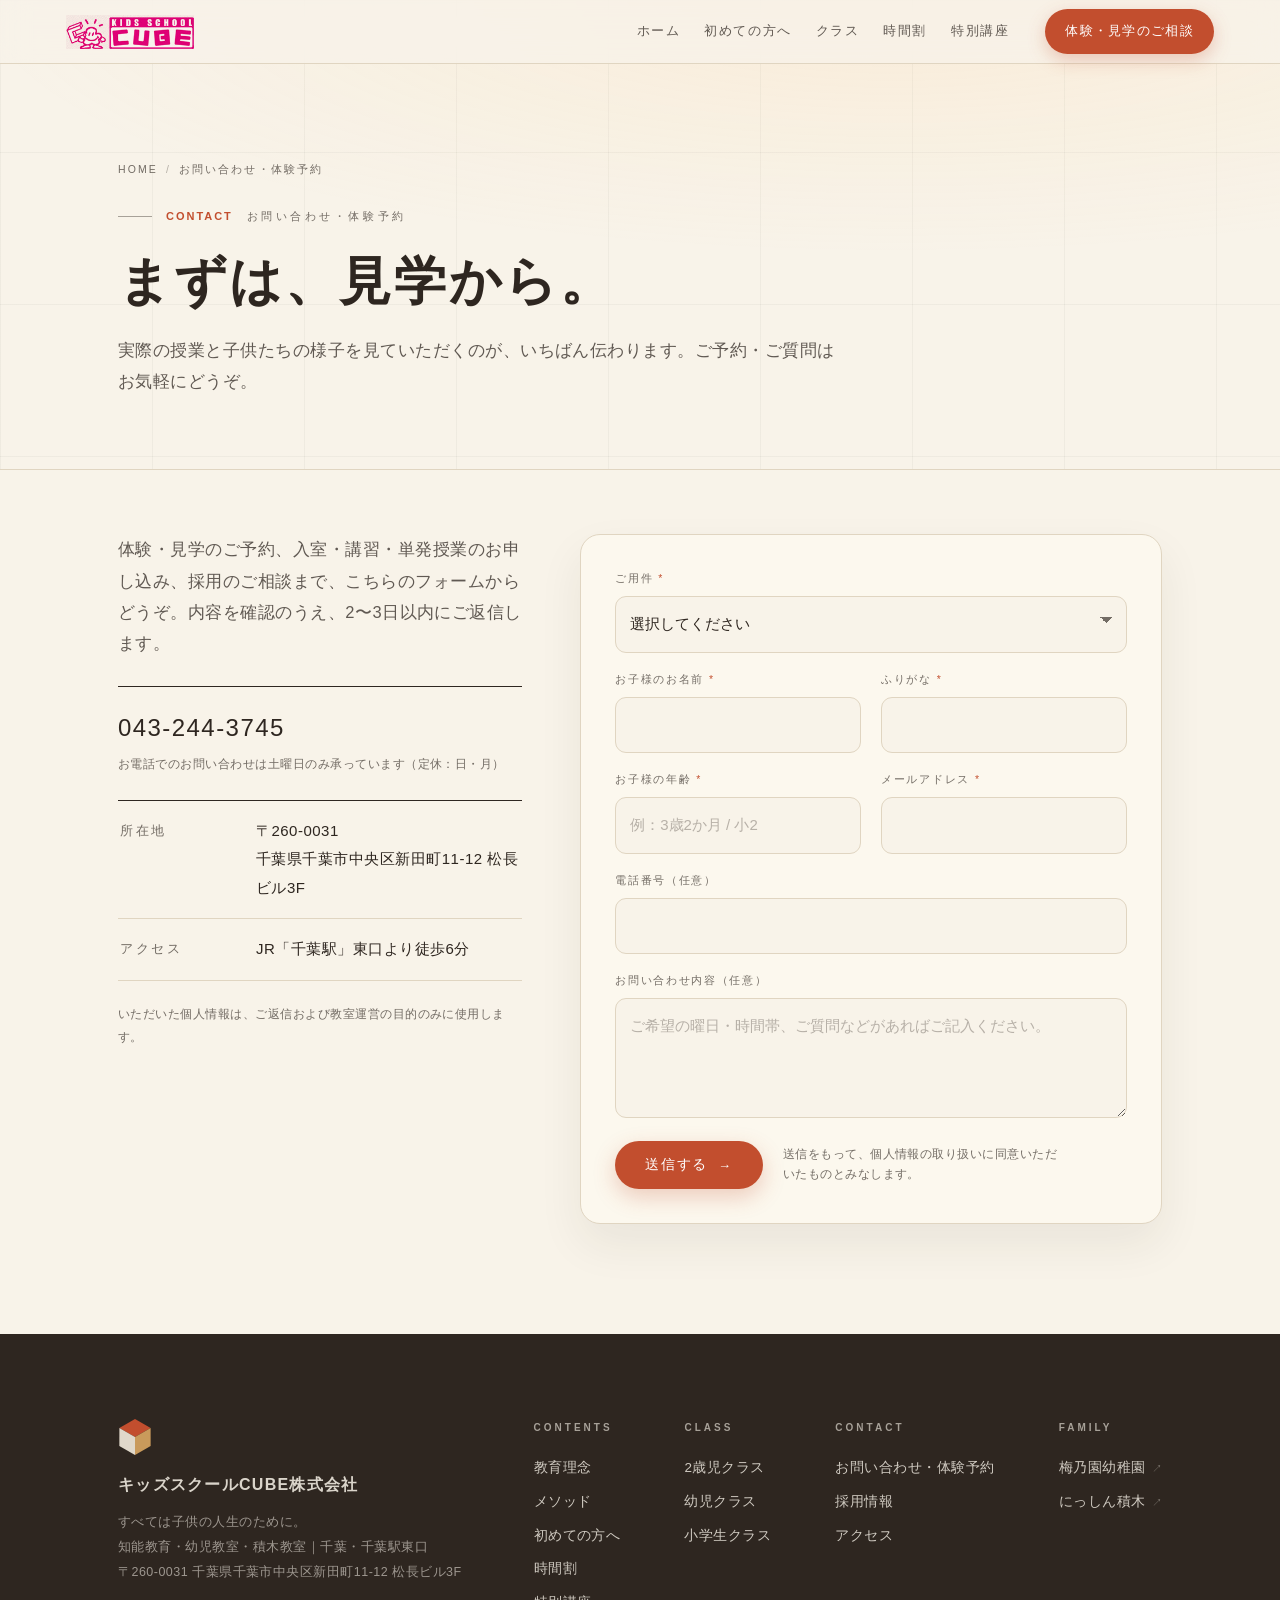
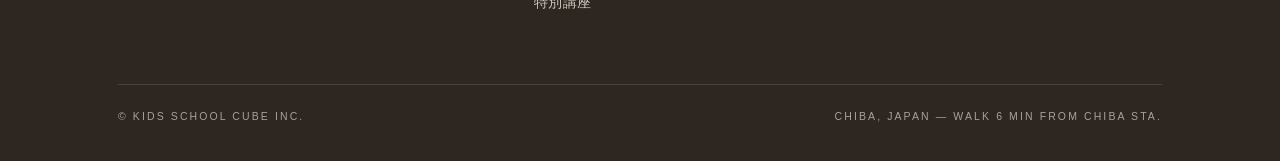
<file: contact.html>
<!DOCTYPE html>
<html lang="ja">
<head>
<meta charset="UTF-8">
<meta name="robots" content="noindex, nofollow">
<meta name="viewport" content="width=device-width, initial-scale=1">
<title>お問い合わせ・体験予約｜キッズスクールCUBE — 千葉の知能教育・幼児教室・積木教室</title>
<meta name="description" content="キッズスクールCUBEへのお問い合わせ・体験見学のご予約フォーム。入室・講習・単発授業のお申し込みもこちらから。電話は土曜のみ 043-244-3745。">
<link rel="stylesheet" href="assets/site.css">
</head>
<body>
<header id="hd">
  <div class="hd-in">
    <a class="brand" href="index.html" aria-label="キッズスクールCUBE ホーム">
      <img class="logo-img" src="assets/img/logo.jpg" alt="キッズスクールCUBE" width="230" height="61">
    </a>
    <nav class="gnav" aria-label="メイン">
      <a href="index.html">ホーム</a>
      <a href="about.html">初めての方へ</a>
      <a href="index.html#classes">クラス</a>
      <a href="timetable.html">時間割</a>
      <a href="special.html">特別講座</a>
    </nav>
    <button class="menu-btn" id="menuBtn" aria-label="メニュー" aria-expanded="false"><span></span><span></span></button>
    <a class="hd-cta" href="contact.html"><span class="cta-l">体験・見学のご相談</span><span class="cta-s">体験相談</span></a>
    <div class="m-panel" id="mPanel">
      <a href="index.html">ホーム</a>
      <a href="about.html">初めての方へ — 入塾した理由</a>
      <a href="class-2sai.html">2歳児クラス</a>
      <a href="class-youji.html">幼児クラス</a>
      <a href="class-syougaku.html">小学生クラス</a>
      <a href="timetable.html">時間割</a>
      <a href="special.html">特別講座 — 集中・期別講習</a>
      <a href="recruit.html">採用情報</a>
      <a href="contact.html">お問い合わせ・体験予約</a>
    </div>
  </div>
</header>

<main>
  <section class="page-hero">
    <div class="wrap">
      <nav class="crumbs" aria-label="パンくず"><a href="index.html">Home</a><i>/</i><span>お問い合わせ・体験予約</span></nav>
      <p class="eyebrow rv"><span class="no">Contact</span>お問い合わせ・体験予約</p>
      <h1 class="h-serif rv" style="--d:.1s">まずは、見学から。</h1>
      <p class="lead rv" style="--d:.2s">実際の授業と子供たちの様子を見ていただくのが、いちばん伝わります。ご予約・ご質問はお気軽にどうぞ。</p>
    </div>
  </section>

  <section class="sec" style="padding-top:clamp(36px,6vw,64px)">
    <div class="wrap">
      <div class="contact-grid">
        <div class="contact-aside rv">
          <p class="lead">体験・見学のご予約、入室・講習・単発授業のお申し込み、採用のご相談まで、こちらのフォームからどうぞ。内容を確認のうえ、2〜3日以内にご返信します。</p>
          <div class="ca-tel">
            <a class="tel num-face" href="tel:0432443745">043-244-3745</a>
            <small>お電話でのお問い合わせは土曜日のみ承っています（定休：日・月）</small>
          </div>
          <dl class="info-tbl" style="margin-top:24px">
            <div><dt>所在地</dt><dd>〒260-0031<br>千葉県千葉市中央区新田町11-12 松長ビル3F</dd></div>
            <div><dt>アクセス</dt><dd>JR「千葉駅」東口より徒歩6分</dd></div>
          </dl>
          <p class="ca-privacy">いただいた個人情報は、ご返信および教室運営の目的のみに使用します。</p>
        </div>
        <div class="cform-wrap rv" style="--d:.15s">
          <form id="contactForm" class="cform" novalidate>
            <div class="field full">
              <label for="cf-youken">ご用件<span class="req">*</span></label>
              <select id="cf-youken" name="youken" required>
                <option value="" selected disabled>選択してください</option>
                <option>体験・見学のご予約</option>
                <option>入室のお申し込み</option>
                <option>講習のお申し込み</option>
                <option>単発授業のお申し込み</option>
                <option>その他のお問い合わせ</option>
              </select>
              <span class="err">ご用件を選択してください</span>
            </div>
            <div class="field">
              <label for="cf-name">お子様のお名前<span class="req">*</span></label>
              <input id="cf-name" name="name" autocomplete="off" required>
              <span class="err">お名前をご入力ください</span>
            </div>
            <div class="field">
              <label for="cf-furigana">ふりがな<span class="req">*</span></label>
              <input id="cf-furigana" name="furigana" autocomplete="off" required>
              <span class="err">ふりがなをご入力ください</span>
            </div>
            <div class="field">
              <label for="cf-age">お子様の年齢<span class="req">*</span></label>
              <input id="cf-age" name="age" placeholder="例：3歳2か月 / 小2" required>
              <span class="err">年齢をご入力ください</span>
            </div>
            <div class="field">
              <label for="cf-email">メールアドレス<span class="req">*</span></label>
              <input id="cf-email" type="email" name="email" inputmode="email" autocomplete="email" required>
              <span class="err">正しいメールアドレスをご入力ください</span>
            </div>
            <div class="field full">
              <label for="cf-tel">電話番号（任意）</label>
              <input id="cf-tel" name="tel" inputmode="tel" autocomplete="tel">
            </div>
            <div class="field full">
              <label for="cf-message">お問い合わせ内容（任意）</label>
              <textarea id="cf-message" name="message" placeholder="ご希望の曜日・時間帯、ご質問などがあればご記入ください。"></textarea>
            </div>
            <div class="cform-actions">
              <button type="submit" class="btn btn-solid">送信する<span class="ar">→</span></button>
              <p class="cform-note">送信をもって、個人情報の取り扱いに同意いただいたものとみなします。</p>
            </div>
          </form>
          <div class="form-success" id="formSuccess" hidden>
            <div class="fs-mark" aria-hidden="true">✓</div>
            <h3>送信ありがとうございました。</h3>
            <p>内容を確認のうえ、2〜3日以内にご返信いたします。<br>お急ぎの場合は 043-244-3745（土曜のみ）へお願いいたします。</p>
          </div>
        </div>
      </div>
    </div>
  </section>
</main>

<footer class="tight">
  <div class="wrap">
    <div class="ft-grid">
      <div class="ft-brand">
        <svg width="34" height="38" viewBox="0 0 30 34" aria-hidden="true">
          <polygon points="15,1 29,9 15,17 1,9" fill="#C24E2E"/>
          <polygon points="1,9 15,17 15,33 1,25" fill="#F4ECDD" opacity=".9"/>
          <polygon points="29,9 15,17 15,33 29,25" fill="#C99A5B"/>
        </svg>
        <b>キッズスクールCUBE株式会社</b>
        <p>すべては子供の人生のために。<br>知能教育・幼児教室・積木教室｜千葉・千葉駅東口<br>〒260-0031 千葉県千葉市中央区新田町11-12 松長ビル3F</p>
      </div>
      <div class="ft-links">
        <div>
          <h4>Contents</h4>
          <ul>
            <li><a href="index.html#philosophy">教育理念</a></li>
            <li><a href="index.html#method">メソッド</a></li>
            <li><a href="about.html">初めての方へ</a></li>
            <li><a href="timetable.html">時間割</a></li>
            <li><a href="special.html">特別講座</a></li>
          </ul>
        </div>
        <div>
          <h4>Class</h4>
          <ul>
            <li><a href="class-2sai.html">2歳児クラス</a></li>
            <li><a href="class-youji.html">幼児クラス</a></li>
            <li><a href="class-syougaku.html">小学生クラス</a></li>
          </ul>
        </div>
        <div>
          <h4>Contact</h4>
          <ul>
            <li><a href="contact.html">お問い合わせ・体験予約</a></li>
            <li><a href="recruit.html">採用情報</a></li>
            <li><a href="index.html#access">アクセス</a></li>
          </ul>
        </div>
        <div>
          <h4>Family</h4>
          <ul>
            <li><a href="https://www.umezono.net" target="_blank" rel="noopener">梅乃園幼稚園<span class="ext">↗</span></a></li>
            <li><a href="http://www.tsumiki-tokyo.com/" target="_blank" rel="noopener">にっしん積木<span class="ext">↗</span></a></li>
          </ul>
        </div>
      </div>
    </div>
    <div class="ft-btm">
      <span>© Kids School CUBE Inc.</span>
      <span>Chiba, Japan — Walk 6 min from Chiba Sta.</span>
    </div>
  </div>
</footer>
<script src="assets/site.js"></script>
</body>
</html>
</file>
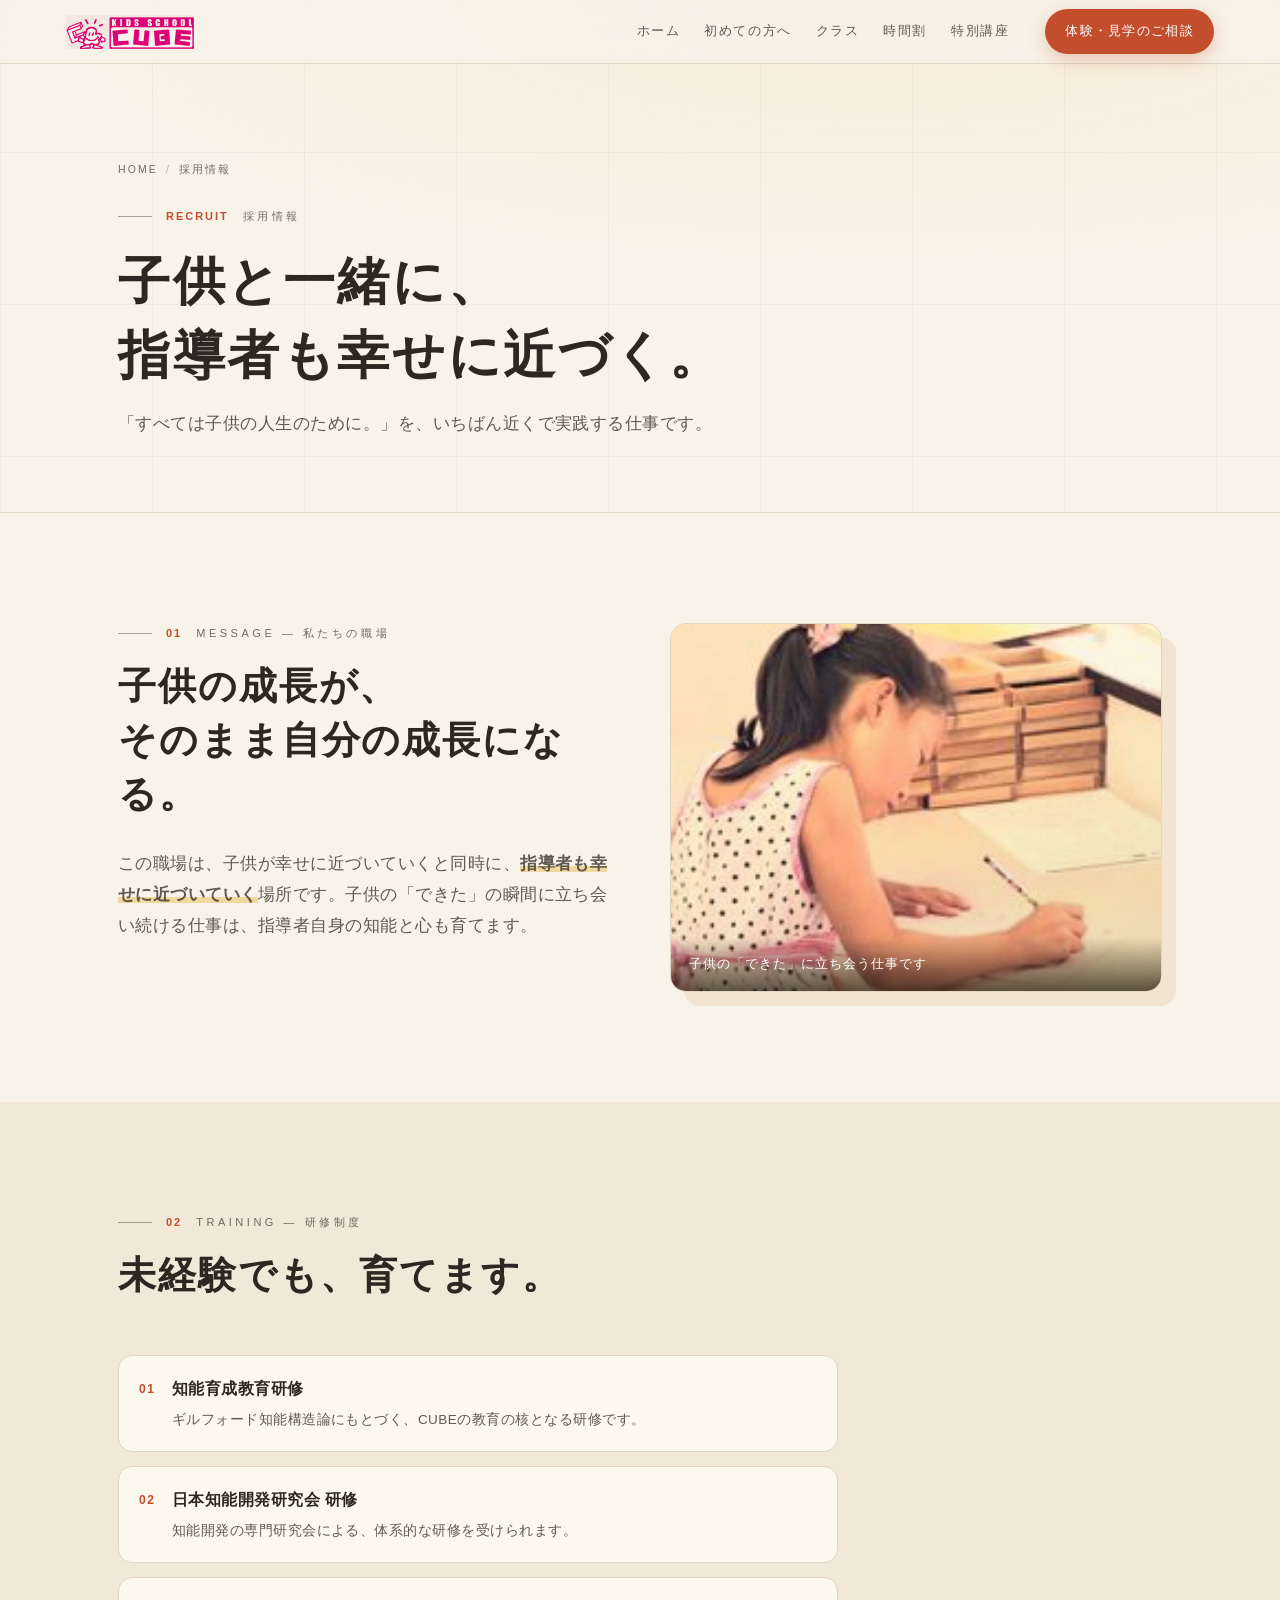
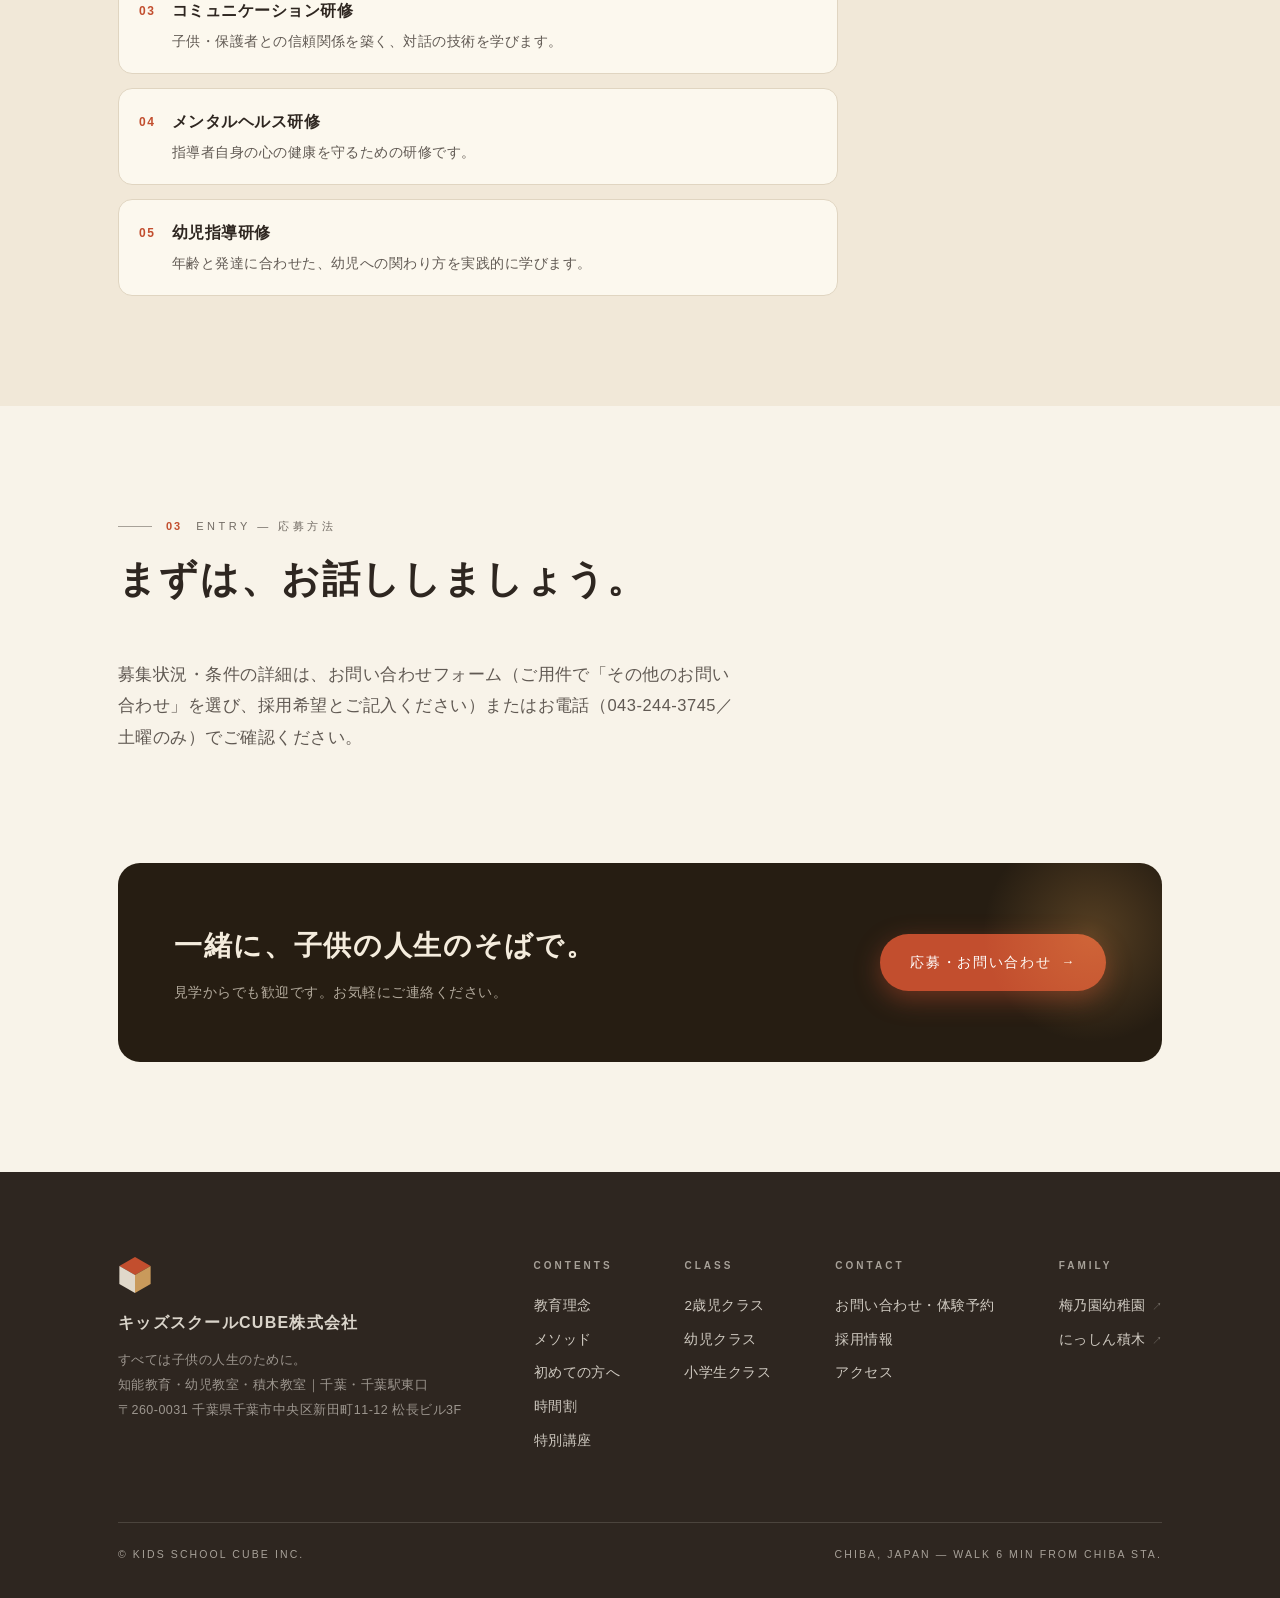
<file: recruit.html>
<!DOCTYPE html>
<html lang="ja">
<head>
<meta charset="UTF-8">
<meta name="robots" content="noindex, nofollow">
<meta name="viewport" content="width=device-width, initial-scale=1">
<title>採用情報｜キッズスクールCUBE — 千葉の知能教育・幼児教室・積木教室</title>
<meta name="description" content="キッズスクールCUBEの採用情報。子供が幸せに近づくと同時に、指導者も幸せに近づく職場。知能育成教育研修など5つの研修制度で未経験から育てます。">
<link rel="stylesheet" href="assets/site.css">
</head>
<body>
<header id="hd">
  <div class="hd-in">
    <a class="brand" href="index.html" aria-label="キッズスクールCUBE ホーム">
      <img class="logo-img" src="assets/img/logo.jpg" alt="キッズスクールCUBE" width="230" height="61">
    </a>
    <nav class="gnav" aria-label="メイン">
      <a href="index.html">ホーム</a>
      <a href="about.html">初めての方へ</a>
      <a href="index.html#classes">クラス</a>
      <a href="timetable.html">時間割</a>
      <a href="special.html">特別講座</a>
    </nav>
    <button class="menu-btn" id="menuBtn" aria-label="メニュー" aria-expanded="false"><span></span><span></span></button>
    <a class="hd-cta" href="contact.html"><span class="cta-l">体験・見学のご相談</span><span class="cta-s">体験相談</span></a>
    <div class="m-panel" id="mPanel">
      <a href="index.html">ホーム</a>
      <a href="about.html">初めての方へ — 入塾した理由</a>
      <a href="class-2sai.html">2歳児クラス</a>
      <a href="class-youji.html">幼児クラス</a>
      <a href="class-syougaku.html">小学生クラス</a>
      <a href="timetable.html">時間割</a>
      <a href="special.html">特別講座 — 集中・期別講習</a>
      <a href="recruit.html">採用情報</a>
      <a href="contact.html">お問い合わせ・体験予約</a>
    </div>
  </div>
</header>

<main>
  <section class="page-hero">
    <div class="wrap">
      <nav class="crumbs" aria-label="パンくず"><a href="index.html">Home</a><i>/</i><span>採用情報</span></nav>
      <p class="eyebrow rv"><span class="no">Recruit</span>採用情報</p>
      <h1 class="h-serif rv" style="--d:.1s">子供と一緒に、<br>指導者も幸せに近づく。</h1>
      <p class="lead rv" style="--d:.2s">「すべては子供の人生のために。」を、いちばん近くで実践する仕事です。</p>
    </div>
  </section>

  <section class="sec">
    <div class="wrap">
      <div class="two-col">
        <div>
          <div class="ch-head rv" style="margin-bottom:26px">
            <p class="eyebrow"><span class="no">01</span>Message — 私たちの職場</p>
            <h2 class="h-serif">子供の成長が、<br>そのまま自分の成長になる。</h2>
          </div>
          <p class="lead rv">この職場は、子供が幸せに近づいていくと同時に、<b class="marker">指導者も幸せに近づいていく</b>場所です。子供の「できた」の瞬間に立ち会い続ける仕事は、指導者自身の知能と心も育てます。</p>
        </div>
        <figure class="photo-fig rv" style="--d:.15s">
          <img src="assets/img/g-youji5.jpg" alt="知能プリントに集中して取り組む子供" loading="lazy" width="550" height="367">
          <figcaption>子供の「できた」に立ち会う仕事です</figcaption>
        </figure>
      </div>
    </div>
  </section>

  <section class="sec alt">
    <div class="wrap">
      <div class="ch-head rv">
        <p class="eyebrow"><span class="no">02</span>Training — 研修制度</p>
        <h2 class="h-serif">未経験でも、育てます。</h2>
      </div>
      <ul class="feat-list" style="max-width:720px">
        <li class="rv"><span class="f-no">01</span><div><b>知能育成教育研修</b><p>ギルフォード知能構造論にもとづく、CUBEの教育の核となる研修です。</p></div></li>
        <li class="rv" style="--d:.06s"><span class="f-no">02</span><div><b>日本知能開発研究会 研修</b><p>知能開発の専門研究会による、体系的な研修を受けられます。</p></div></li>
        <li class="rv" style="--d:.12s"><span class="f-no">03</span><div><b>コミュニケーション研修</b><p>子供・保護者との信頼関係を築く、対話の技術を学びます。</p></div></li>
        <li class="rv" style="--d:.18s"><span class="f-no">04</span><div><b>メンタルヘルス研修</b><p>指導者自身の心の健康を守るための研修です。</p></div></li>
        <li class="rv" style="--d:.24s"><span class="f-no">05</span><div><b>幼児指導研修</b><p>年齢と発達に合わせた、幼児への関わり方を実践的に学びます。</p></div></li>
      </ul>
    </div>
  </section>

  <section class="sec">
    <div class="wrap">
      <div class="ch-head rv">
        <p class="eyebrow"><span class="no">03</span>Entry — 応募方法</p>
        <h2 class="h-serif">まずは、お話ししましょう。</h2>
      </div>
      <p class="lead rv">募集状況・条件の詳細は、お問い合わせフォーム（ご用件で「その他のお問い合わせ」を選び、採用希望とご記入ください）またはお電話（043-244-3745／土曜のみ）でご確認ください。</p>
    </div>
  </section>

  <section class="sec" style="padding-top:0">
    <div class="wrap">
      <div class="cta-band rv">
        <div>
          <h2>一緒に、子供の人生のそばで。</h2>
          <p>見学からでも歓迎です。お気軽にご連絡ください。</p>
        </div>
        <a class="btn btn-solid" href="contact.html">応募・お問い合わせ<span class="ar">→</span></a>
      </div>
    </div>
  </section>
</main>

<footer class="tight">
  <div class="wrap">
    <div class="ft-grid">
      <div class="ft-brand">
        <svg width="34" height="38" viewBox="0 0 30 34" aria-hidden="true">
          <polygon points="15,1 29,9 15,17 1,9" fill="#C24E2E"/>
          <polygon points="1,9 15,17 15,33 1,25" fill="#F4ECDD" opacity=".9"/>
          <polygon points="29,9 15,17 15,33 29,25" fill="#C99A5B"/>
        </svg>
        <b>キッズスクールCUBE株式会社</b>
        <p>すべては子供の人生のために。<br>知能教育・幼児教室・積木教室｜千葉・千葉駅東口<br>〒260-0031 千葉県千葉市中央区新田町11-12 松長ビル3F</p>
      </div>
      <div class="ft-links">
        <div>
          <h4>Contents</h4>
          <ul>
            <li><a href="index.html#philosophy">教育理念</a></li>
            <li><a href="index.html#method">メソッド</a></li>
            <li><a href="about.html">初めての方へ</a></li>
            <li><a href="timetable.html">時間割</a></li>
            <li><a href="special.html">特別講座</a></li>
          </ul>
        </div>
        <div>
          <h4>Class</h4>
          <ul>
            <li><a href="class-2sai.html">2歳児クラス</a></li>
            <li><a href="class-youji.html">幼児クラス</a></li>
            <li><a href="class-syougaku.html">小学生クラス</a></li>
          </ul>
        </div>
        <div>
          <h4>Contact</h4>
          <ul>
            <li><a href="contact.html">お問い合わせ・体験予約</a></li>
            <li><a href="recruit.html">採用情報</a></li>
            <li><a href="index.html#access">アクセス</a></li>
          </ul>
        </div>
        <div>
          <h4>Family</h4>
          <ul>
            <li><a href="https://www.umezono.net" target="_blank" rel="noopener">梅乃園幼稚園<span class="ext">↗</span></a></li>
            <li><a href="http://www.tsumiki-tokyo.com/" target="_blank" rel="noopener">にっしん積木<span class="ext">↗</span></a></li>
          </ul>
        </div>
      </div>
    </div>
    <div class="ft-btm">
      <span>© Kids School CUBE Inc.</span>
      <span>Chiba, Japan — Walk 6 min from Chiba Sta.</span>
    </div>
  </div>
</footer>
<script src="assets/site.js"></script>
</body>
</html>
</file>
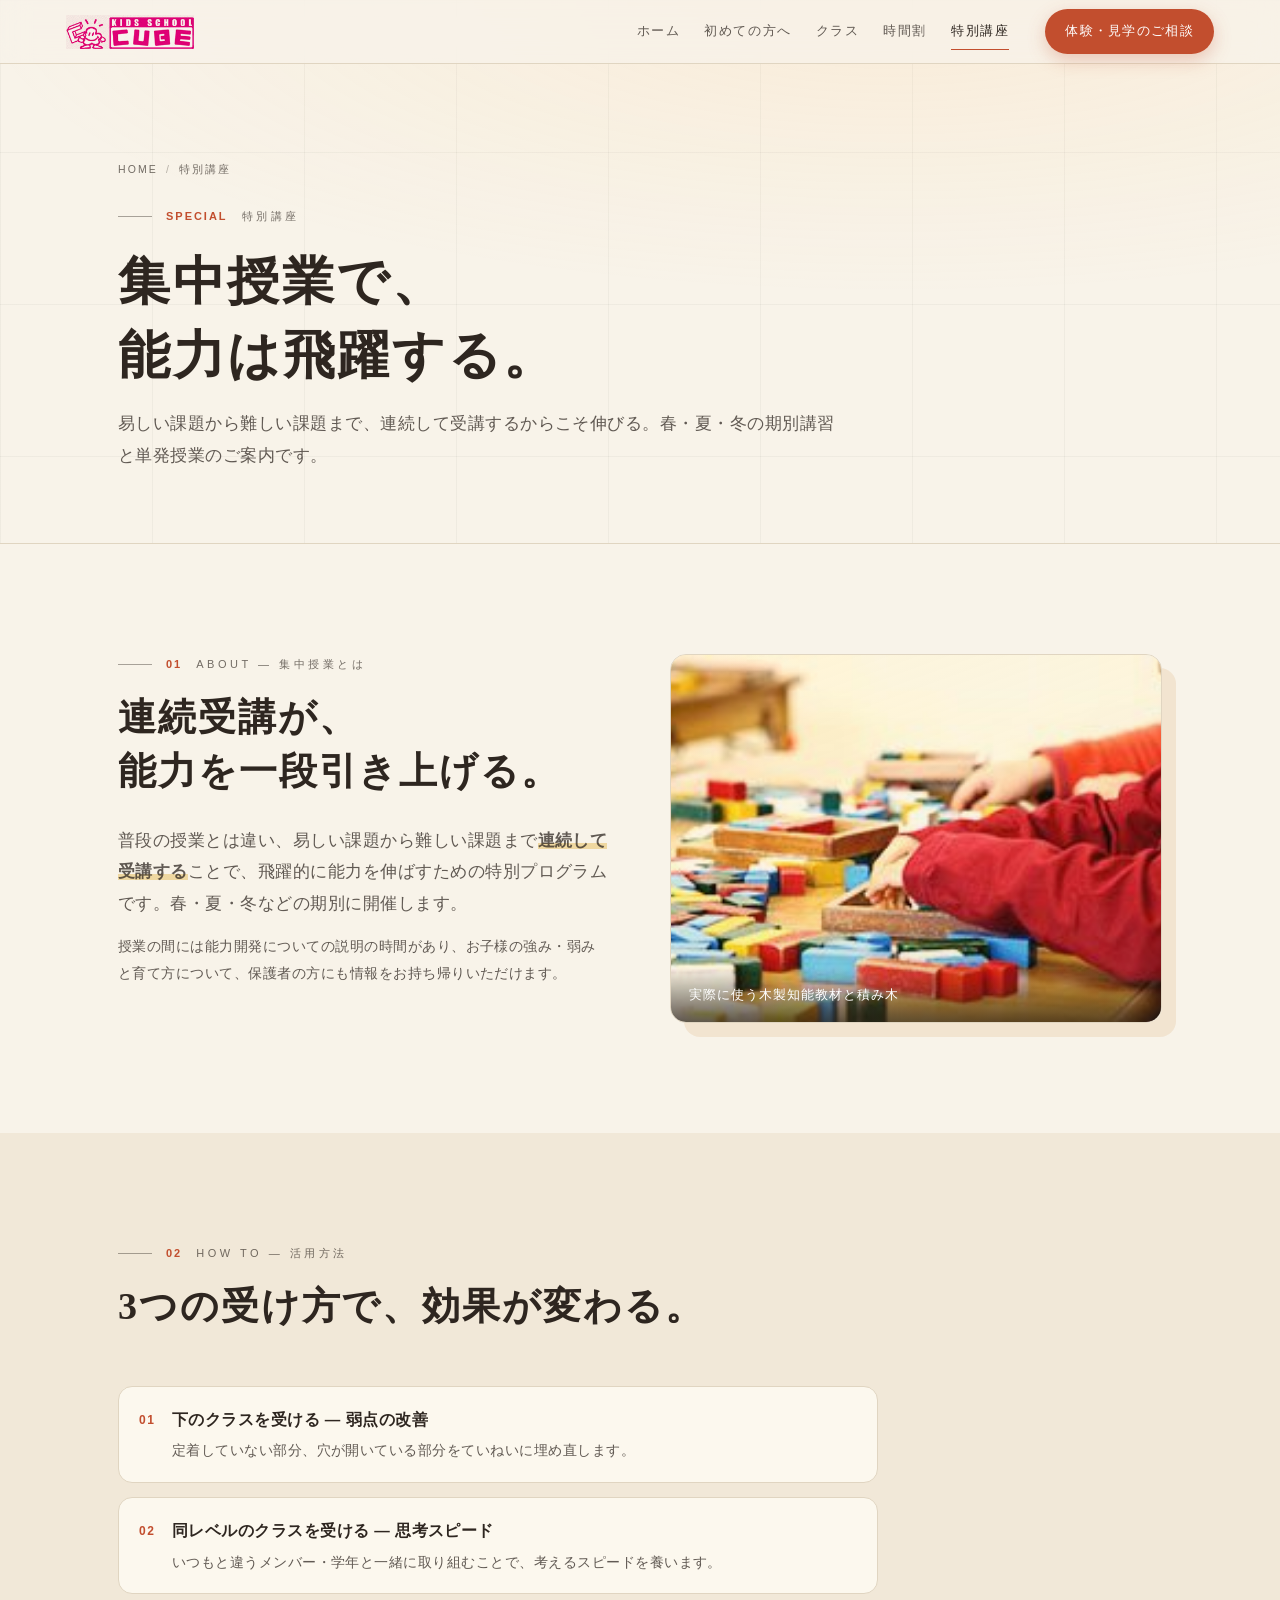
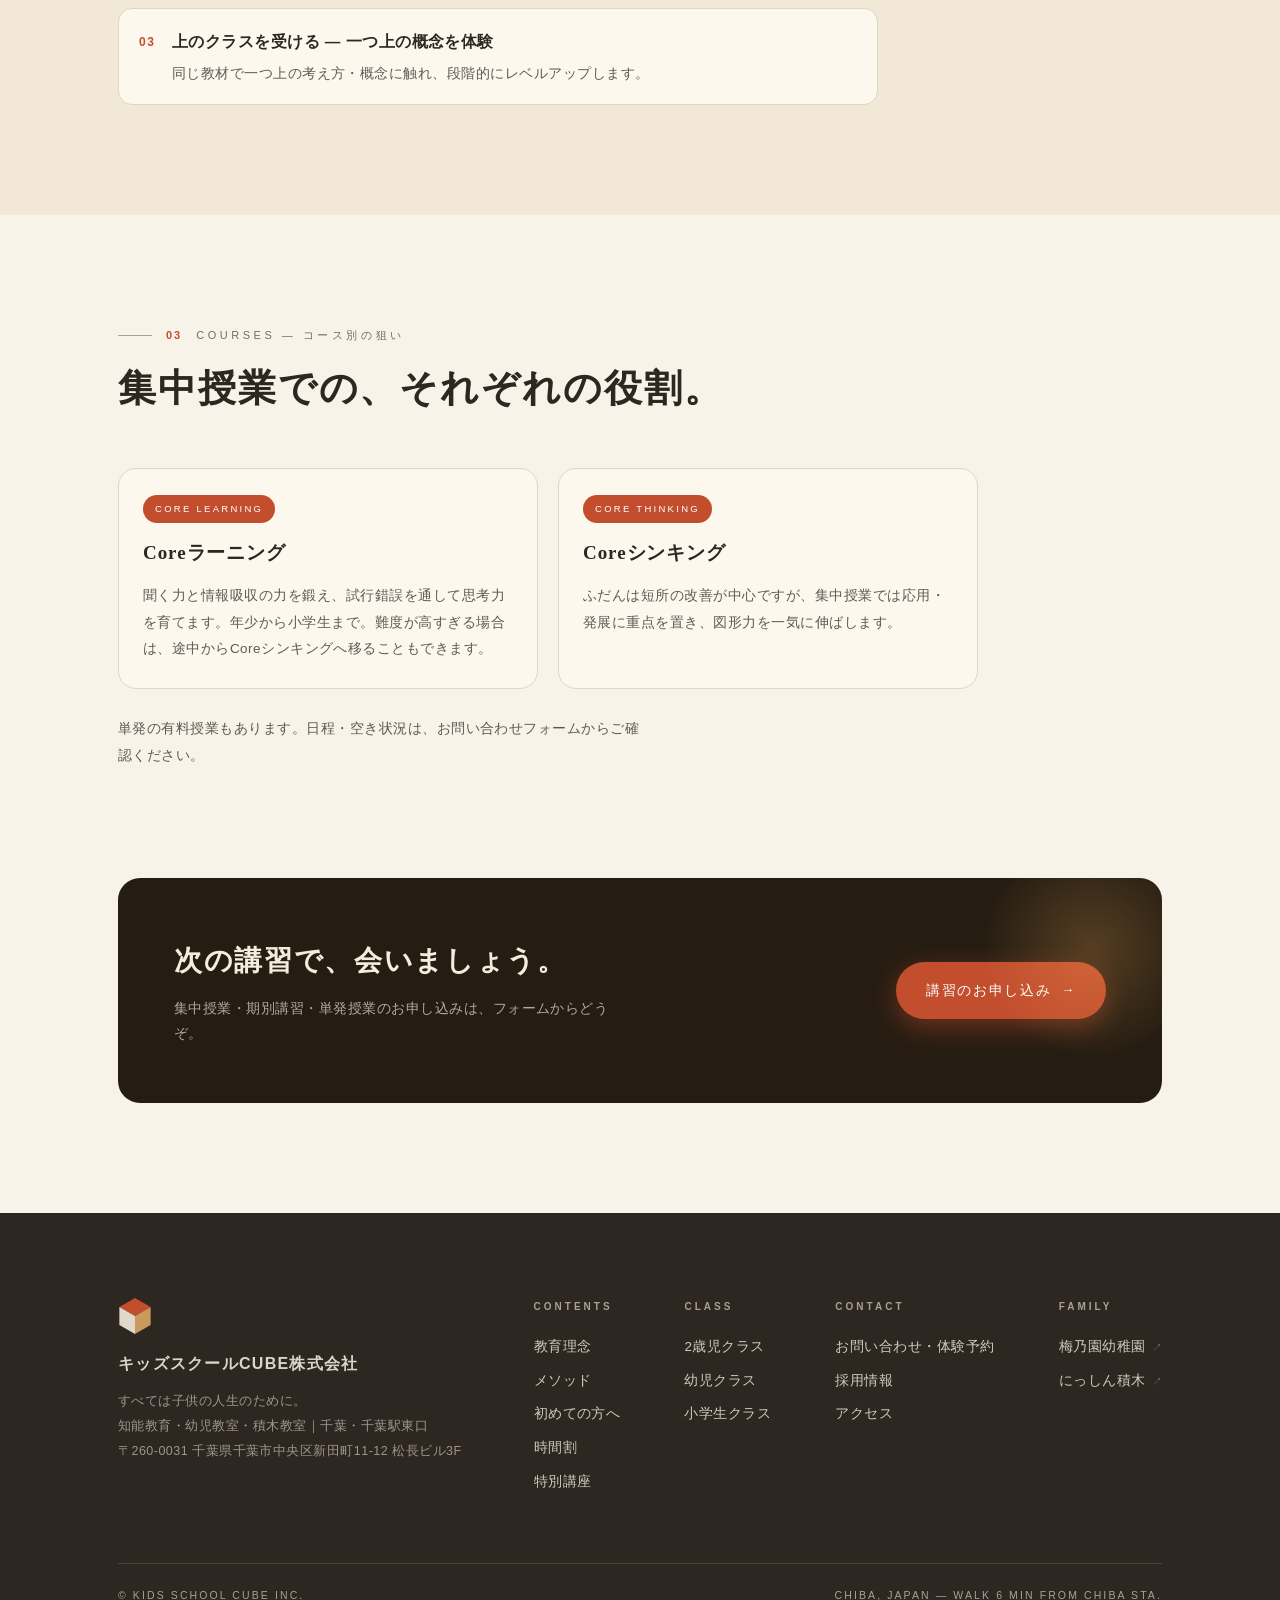
<file: special.html>
<!DOCTYPE html>
<html lang="ja">
<head>
<meta charset="UTF-8">
<meta name="robots" content="noindex, nofollow">
<meta name="viewport" content="width=device-width, initial-scale=1">
<title>特別講座 — 集中・期別講習｜キッズスクールCUBE — 千葉の知能教育・幼児教室・積木教室</title>
<meta name="description" content="易しい課題から難しい課題まで連続受講することで能力を飛躍的に伸ばす、キッズスクールCUBEの集中授業・期別講習。活用方法とコース別の狙いをご紹介。">
<link rel="stylesheet" href="assets/site.css">
</head>
<body>
<header id="hd">
  <div class="hd-in">
    <a class="brand" href="index.html" aria-label="キッズスクールCUBE ホーム">
      <img class="logo-img" src="assets/img/logo.jpg" alt="キッズスクールCUBE" width="230" height="61">
    </a>
    <nav class="gnav" aria-label="メイン">
      <a href="index.html">ホーム</a>
      <a href="about.html">初めての方へ</a>
      <a href="index.html#classes">クラス</a>
      <a href="timetable.html">時間割</a>
      <a href="special.html" aria-current="page">特別講座</a>
    </nav>
    <button class="menu-btn" id="menuBtn" aria-label="メニュー" aria-expanded="false"><span></span><span></span></button>
    <a class="hd-cta" href="contact.html"><span class="cta-l">体験・見学のご相談</span><span class="cta-s">体験相談</span></a>
    <div class="m-panel" id="mPanel">
      <a href="index.html">ホーム</a>
      <a href="about.html">初めての方へ — 入塾した理由</a>
      <a href="class-2sai.html">2歳児クラス</a>
      <a href="class-youji.html">幼児クラス</a>
      <a href="class-syougaku.html">小学生クラス</a>
      <a href="timetable.html">時間割</a>
      <a href="special.html">特別講座 — 集中・期別講習</a>
      <a href="recruit.html">採用情報</a>
      <a href="contact.html">お問い合わせ・体験予約</a>
    </div>
  </div>
</header>

<main>
  <section class="page-hero">
    <div class="wrap">
      <nav class="crumbs" aria-label="パンくず"><a href="index.html">Home</a><i>/</i><span>特別講座</span></nav>
      <p class="eyebrow rv"><span class="no">Special</span>特別講座</p>
      <h1 class="h-serif rv" style="--d:.1s">集中授業で、<br>能力は飛躍する。</h1>
      <p class="lead rv" style="--d:.2s">易しい課題から難しい課題まで、連続して受講するからこそ伸びる。春・夏・冬の期別講習と単発授業のご案内です。</p>
    </div>
  </section>

  <section class="sec">
    <div class="wrap">
      <div class="two-col">
        <div>
          <div class="ch-head rv" style="margin-bottom:26px">
            <p class="eyebrow"><span class="no">01</span>About — 集中授業とは</p>
            <h2 class="h-serif">連続受講が、<br>能力を一段引き上げる。</h2>
          </div>
          <p class="lead rv">普段の授業とは違い、易しい課題から難しい課題まで<b class="marker">連続して受講する</b>ことで、飛躍的に能力を伸ばすための特別プログラムです。春・夏・冬などの期別に開催します。</p>
          <p class="lead rv" style="--d:.1s;margin-top:14px;font-size:14px">授業の間には能力開発についての説明の時間があり、お子様の強み・弱みと育て方について、保護者の方にも情報をお持ち帰りいただけます。</p>
        </div>
        <figure class="photo-fig rv" style="--d:.15s">
          <img src="assets/img/materials.jpg" alt="色とりどりの木製知能教材と積み木" loading="lazy" width="550" height="367">
          <figcaption>実際に使う木製知能教材と積み木</figcaption>
        </figure>
      </div>
    </div>
  </section>

  <section class="sec alt">
    <div class="wrap">
      <div class="ch-head rv">
        <p class="eyebrow"><span class="no">02</span>How to — 活用方法</p>
        <h2 class="h-serif">3つの受け方で、効果が変わる。</h2>
      </div>
      <ul class="feat-list" style="max-width:760px">
        <li class="rv"><span class="f-no">01</span><div><b>下のクラスを受ける — 弱点の改善</b><p>定着していない部分、穴が開いている部分をていねいに埋め直します。</p></div></li>
        <li class="rv" style="--d:.08s"><span class="f-no">02</span><div><b>同レベルのクラスを受ける — 思考スピード</b><p>いつもと違うメンバー・学年と一緒に取り組むことで、考えるスピードを養います。</p></div></li>
        <li class="rv" style="--d:.16s"><span class="f-no">03</span><div><b>上のクラスを受ける — 一つ上の概念を体験</b><p>同じ教材で一つ上の考え方・概念に触れ、段階的にレベルアップします。</p></div></li>
      </ul>
    </div>
  </section>

  <section class="sec">
    <div class="wrap">
      <div class="ch-head rv">
        <p class="eyebrow"><span class="no">03</span>Courses — コース別の狙い</p>
        <h2 class="h-serif">集中授業での、それぞれの役割。</h2>
      </div>
      <div class="course-grid" style="max-width:860px">
        <div class="course rv">
          <span class="c-tag t2">Core Learning</span>
          <h3>Coreラーニング</h3>
          <p>聞く力と情報吸収の力を鍛え、試行錯誤を通して思考力を育てます。年少から小学生まで。難度が高すぎる場合は、途中からCoreシンキングへ移ることもできます。</p>
        </div>
        <div class="course rv" style="--d:.08s">
          <span class="c-tag t2">Core Thinking</span>
          <h3>Coreシンキング</h3>
          <p>ふだんは短所の改善が中心ですが、集中授業では応用・発展に重点を置き、図形力を一気に伸ばします。</p>
        </div>
      </div>
      <p class="lead rv" style="margin-top:26px;font-size:14px">単発の有料授業もあります。日程・空き状況は、お問い合わせフォームからご確認ください。</p>
    </div>
  </section>

  <section class="sec" style="padding-top:0">
    <div class="wrap">
      <div class="cta-band rv">
        <div>
          <h2>次の講習で、会いましょう。</h2>
          <p>集中授業・期別講習・単発授業のお申し込みは、フォームからどうぞ。</p>
        </div>
        <a class="btn btn-solid" href="contact.html">講習のお申し込み<span class="ar">→</span></a>
      </div>
    </div>
  </section>
</main>

<footer class="tight">
  <div class="wrap">
    <div class="ft-grid">
      <div class="ft-brand">
        <svg width="34" height="38" viewBox="0 0 30 34" aria-hidden="true">
          <polygon points="15,1 29,9 15,17 1,9" fill="#C24E2E"/>
          <polygon points="1,9 15,17 15,33 1,25" fill="#F4ECDD" opacity=".9"/>
          <polygon points="29,9 15,17 15,33 29,25" fill="#C99A5B"/>
        </svg>
        <b>キッズスクールCUBE株式会社</b>
        <p>すべては子供の人生のために。<br>知能教育・幼児教室・積木教室｜千葉・千葉駅東口<br>〒260-0031 千葉県千葉市中央区新田町11-12 松長ビル3F</p>
      </div>
      <div class="ft-links">
        <div>
          <h4>Contents</h4>
          <ul>
            <li><a href="index.html#philosophy">教育理念</a></li>
            <li><a href="index.html#method">メソッド</a></li>
            <li><a href="about.html">初めての方へ</a></li>
            <li><a href="timetable.html">時間割</a></li>
            <li><a href="special.html">特別講座</a></li>
          </ul>
        </div>
        <div>
          <h4>Class</h4>
          <ul>
            <li><a href="class-2sai.html">2歳児クラス</a></li>
            <li><a href="class-youji.html">幼児クラス</a></li>
            <li><a href="class-syougaku.html">小学生クラス</a></li>
          </ul>
        </div>
        <div>
          <h4>Contact</h4>
          <ul>
            <li><a href="contact.html">お問い合わせ・体験予約</a></li>
            <li><a href="recruit.html">採用情報</a></li>
            <li><a href="index.html#access">アクセス</a></li>
          </ul>
        </div>
        <div>
          <h4>Family</h4>
          <ul>
            <li><a href="https://www.umezono.net" target="_blank" rel="noopener">梅乃園幼稚園<span class="ext">↗</span></a></li>
            <li><a href="http://www.tsumiki-tokyo.com/" target="_blank" rel="noopener">にっしん積木<span class="ext">↗</span></a></li>
          </ul>
        </div>
      </div>
    </div>
    <div class="ft-btm">
      <span>© Kids School CUBE Inc.</span>
      <span>Chiba, Japan — Walk 6 min from Chiba Sta.</span>
    </div>
  </div>
</footer>
<script src="assets/site.js"></script>
</body>
</html>
</file>
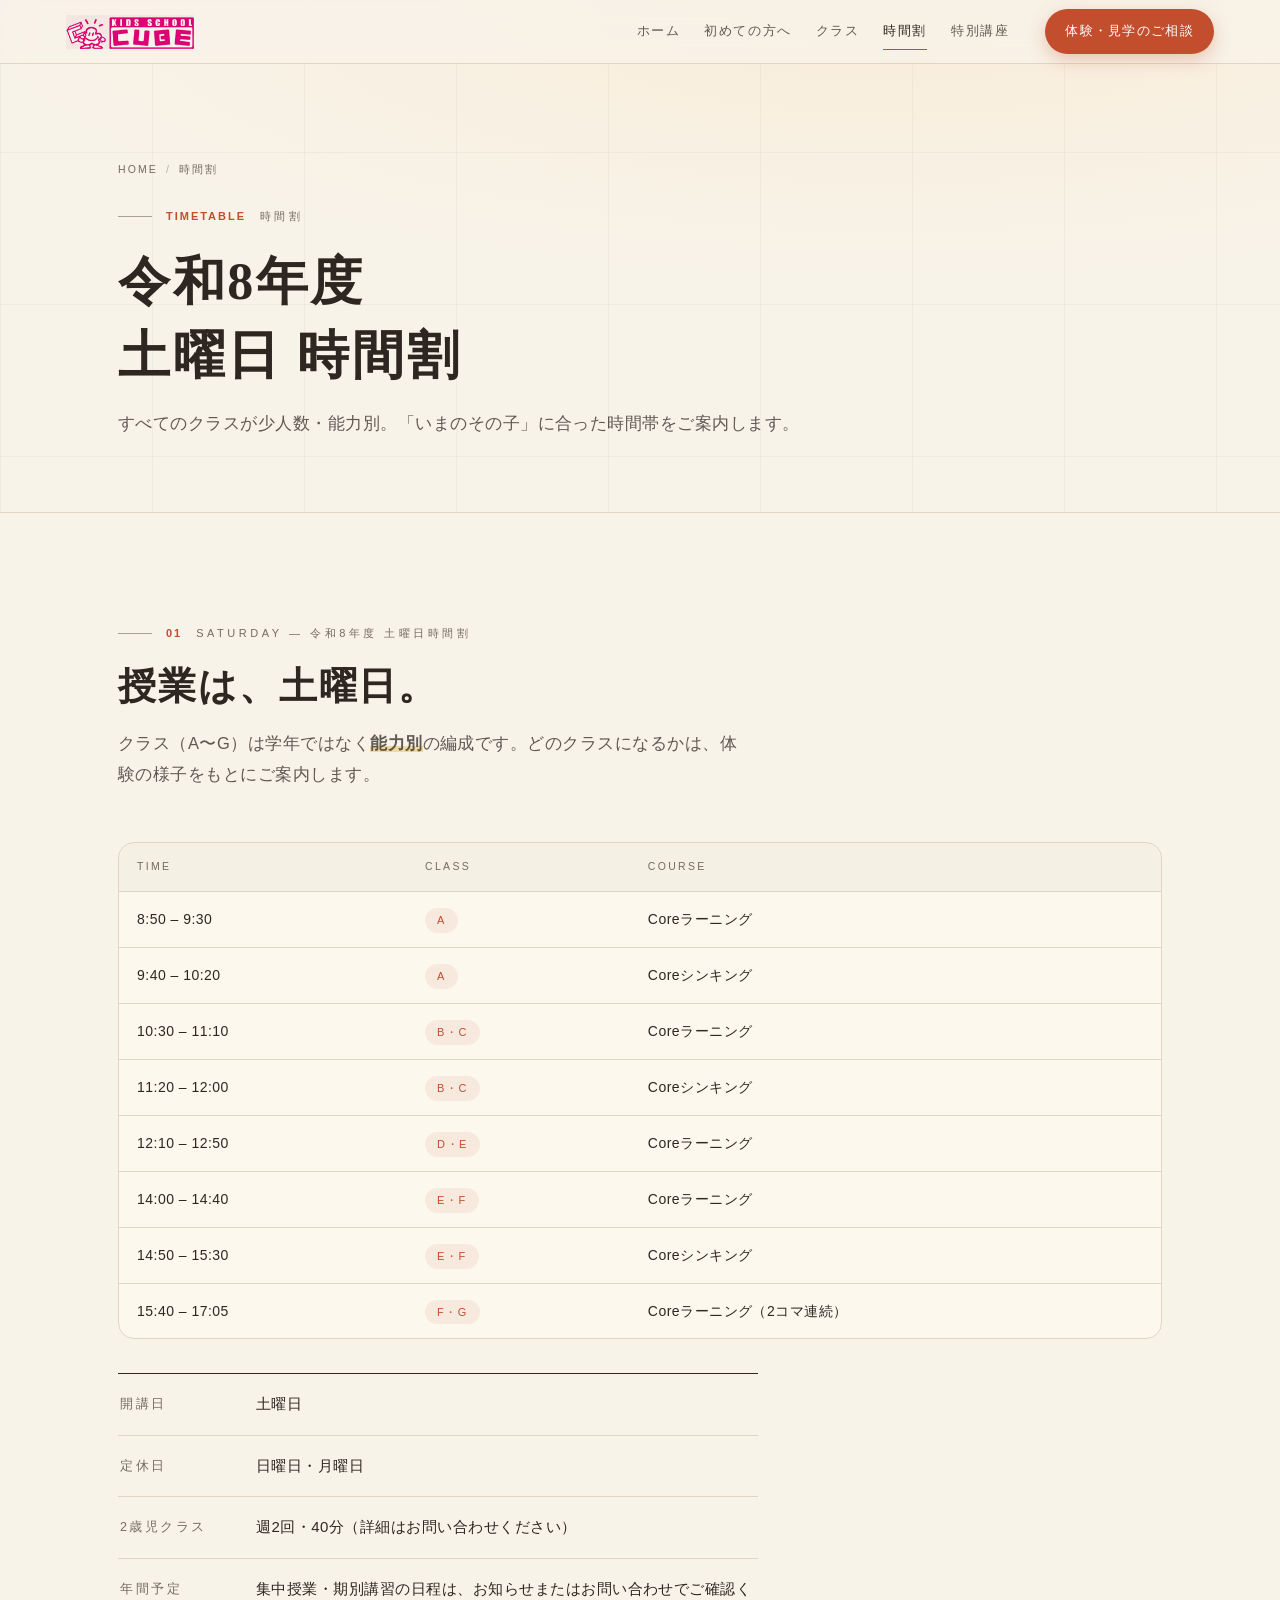
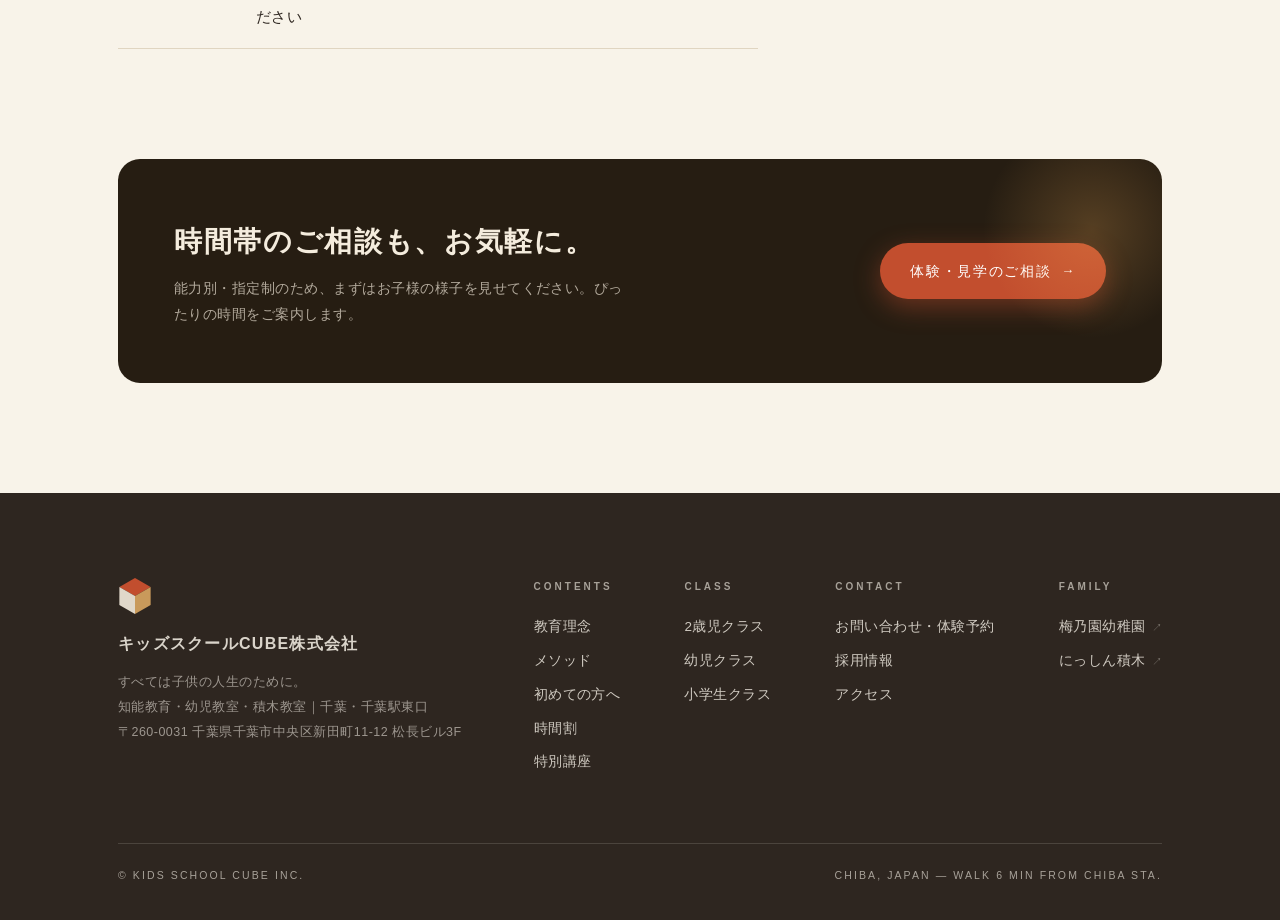
<file: timetable.html>
<!DOCTYPE html>
<html lang="ja">
<head>
<meta charset="UTF-8">
<meta name="robots" content="noindex, nofollow">
<meta name="viewport" content="width=device-width, initial-scale=1">
<title>時間割（令和8年度）｜キッズスクールCUBE — 千葉の知能教育・幼児教室・積木教室</title>
<meta name="description" content="キッズスクールCUBEの令和8年度土曜日時間割。Coreラーニング・Coreシンキングを能力別クラス(A〜G)で開講。定休日は日・月曜日。">
<link rel="stylesheet" href="assets/site.css">
</head>
<body>
<header id="hd">
  <div class="hd-in">
    <a class="brand" href="index.html" aria-label="キッズスクールCUBE ホーム">
      <img class="logo-img" src="assets/img/logo.jpg" alt="キッズスクールCUBE" width="230" height="61">
    </a>
    <nav class="gnav" aria-label="メイン">
      <a href="index.html">ホーム</a>
      <a href="about.html">初めての方へ</a>
      <a href="index.html#classes">クラス</a>
      <a href="timetable.html" aria-current="page">時間割</a>
      <a href="special.html">特別講座</a>
    </nav>
    <button class="menu-btn" id="menuBtn" aria-label="メニュー" aria-expanded="false"><span></span><span></span></button>
    <a class="hd-cta" href="contact.html"><span class="cta-l">体験・見学のご相談</span><span class="cta-s">体験相談</span></a>
    <div class="m-panel" id="mPanel">
      <a href="index.html">ホーム</a>
      <a href="about.html">初めての方へ — 入塾した理由</a>
      <a href="class-2sai.html">2歳児クラス</a>
      <a href="class-youji.html">幼児クラス</a>
      <a href="class-syougaku.html">小学生クラス</a>
      <a href="timetable.html">時間割</a>
      <a href="special.html">特別講座 — 集中・期別講習</a>
      <a href="recruit.html">採用情報</a>
      <a href="contact.html">お問い合わせ・体験予約</a>
    </div>
  </div>
</header>

<main>
  <section class="page-hero">
    <div class="wrap">
      <nav class="crumbs" aria-label="パンくず"><a href="index.html">Home</a><i>/</i><span>時間割</span></nav>
      <p class="eyebrow rv"><span class="no">Timetable</span>時間割</p>
      <h1 class="h-serif rv" style="--d:.1s">令和8年度<br>土曜日 時間割</h1>
      <p class="lead rv" style="--d:.2s">すべてのクラスが少人数・能力別。「いまのその子」に合った時間帯をご案内します。</p>
    </div>
  </section>

  <section class="sec">
    <div class="wrap">
      <div class="ch-head rv">
        <p class="eyebrow"><span class="no">01</span>Saturday — 令和8年度 土曜日時間割</p>
        <h2 class="h-serif">授業は、土曜日。</h2>
        <p class="lead rv" style="margin-top:14px">クラス（A〜G）は学年ではなく<b class="marker">能力別</b>の編成です。どのクラスになるかは、体験の様子をもとにご案内します。</p>
      </div>
      <div class="tt-wrap rv">
        <table class="tt">
          <thead><tr><th>Time</th><th>Class</th><th>Course</th></tr></thead>
          <tbody>
        <tr><td class="time num-face">8:50 – 9:30</td><td><span class="cls">A</span></td><td>Coreラーニング</td></tr>
        <tr><td class="time num-face">9:40 – 10:20</td><td><span class="cls">A</span></td><td>Coreシンキング</td></tr>
        <tr><td class="time num-face">10:30 – 11:10</td><td><span class="cls">B・C</span></td><td>Coreラーニング</td></tr>
        <tr><td class="time num-face">11:20 – 12:00</td><td><span class="cls">B・C</span></td><td>Coreシンキング</td></tr>
        <tr><td class="time num-face">12:10 – 12:50</td><td><span class="cls">D・E</span></td><td>Coreラーニング</td></tr>
        <tr><td class="time num-face">14:00 – 14:40</td><td><span class="cls">E・F</span></td><td>Coreラーニング</td></tr>
        <tr><td class="time num-face">14:50 – 15:30</td><td><span class="cls">E・F</span></td><td>Coreシンキング</td></tr>
        <tr><td class="time num-face">15:40 – 17:05</td><td><span class="cls">F・G</span></td><td>Coreラーニング（2コマ連続）</td></tr>
          </tbody>
        </table>
      </div>
      <dl class="info-tbl rv" style="margin-top:34px;max-width:640px">
        <div><dt>開講日</dt><dd>土曜日</dd></div>
        <div><dt>定休日</dt><dd>日曜日・月曜日</dd></div>
        <div><dt>2歳児クラス</dt><dd>週2回・40分（詳細はお問い合わせください）</dd></div>
        <div><dt>年間予定</dt><dd>集中授業・期別講習の日程は、お知らせまたはお問い合わせでご確認ください</dd></div>
      </dl>
    </div>
  </section>

  <section class="sec" style="padding-top:0">
    <div class="wrap">
      <div class="cta-band rv">
        <div>
          <h2>時間帯のご相談も、お気軽に。</h2>
          <p>能力別・指定制のため、まずはお子様の様子を見せてください。ぴったりの時間をご案内します。</p>
        </div>
        <a class="btn btn-solid" href="contact.html">体験・見学のご相談<span class="ar">→</span></a>
      </div>
    </div>
  </section>
</main>

<footer class="tight">
  <div class="wrap">
    <div class="ft-grid">
      <div class="ft-brand">
        <svg width="34" height="38" viewBox="0 0 30 34" aria-hidden="true">
          <polygon points="15,1 29,9 15,17 1,9" fill="#C24E2E"/>
          <polygon points="1,9 15,17 15,33 1,25" fill="#F4ECDD" opacity=".9"/>
          <polygon points="29,9 15,17 15,33 29,25" fill="#C99A5B"/>
        </svg>
        <b>キッズスクールCUBE株式会社</b>
        <p>すべては子供の人生のために。<br>知能教育・幼児教室・積木教室｜千葉・千葉駅東口<br>〒260-0031 千葉県千葉市中央区新田町11-12 松長ビル3F</p>
      </div>
      <div class="ft-links">
        <div>
          <h4>Contents</h4>
          <ul>
            <li><a href="index.html#philosophy">教育理念</a></li>
            <li><a href="index.html#method">メソッド</a></li>
            <li><a href="about.html">初めての方へ</a></li>
            <li><a href="timetable.html">時間割</a></li>
            <li><a href="special.html">特別講座</a></li>
          </ul>
        </div>
        <div>
          <h4>Class</h4>
          <ul>
            <li><a href="class-2sai.html">2歳児クラス</a></li>
            <li><a href="class-youji.html">幼児クラス</a></li>
            <li><a href="class-syougaku.html">小学生クラス</a></li>
          </ul>
        </div>
        <div>
          <h4>Contact</h4>
          <ul>
            <li><a href="contact.html">お問い合わせ・体験予約</a></li>
            <li><a href="recruit.html">採用情報</a></li>
            <li><a href="index.html#access">アクセス</a></li>
          </ul>
        </div>
        <div>
          <h4>Family</h4>
          <ul>
            <li><a href="https://www.umezono.net" target="_blank" rel="noopener">梅乃園幼稚園<span class="ext">↗</span></a></li>
            <li><a href="http://www.tsumiki-tokyo.com/" target="_blank" rel="noopener">にっしん積木<span class="ext">↗</span></a></li>
          </ul>
        </div>
      </div>
    </div>
    <div class="ft-btm">
      <span>© Kids School CUBE Inc.</span>
      <span>Chiba, Japan — Walk 6 min from Chiba Sta.</span>
    </div>
  </div>
</footer>
<script src="assets/site.js"></script>
</body>
</html>
</file>
<file: assets/site.css>
/* ==========================================================
   Kids School CUBE — shared stylesheet for sub pages
   (design tokens & components mirror index.html)
   ========================================================== */
:root{
  --paper:#F8F3E9;
  --paper-2:#F1E8D8;
  --ink:#2E2620;
  --ink-70:rgba(46,38,32,.75);
  --ink-50:rgba(46,38,32,.66);
  --line:#E0D5C1;
  --line-soft:rgba(46,38,32,.10);
  --terra:#C24E2E;
  --terra-soft:rgba(194,78,46,.09);
  --amber:#C98A3D;
  --night:#261D12;
  --night-ink:#F4ECDD;
  --night-sub:rgba(244,236,221,.68);
  --glow:#FFB65C;
  --serif:"Hiragino Mincho ProN","Hiragino Mincho Pro","Yu Mincho","YuMincho",serif;
  --sans:"Hiragino Kaku Gothic ProN","Hiragino Sans","Yu Gothic Medium","Yu Gothic","YuGothic","Meiryo",sans-serif;
  --num:"Avenir Next","Helvetica Neue","Segoe UI",Arial,sans-serif;
  --ease:cubic-bezier(.16,1,.3,1);
  --header-h:64px;
}
*{margin:0;padding:0;box-sizing:border-box}
::selection{background:rgba(227,178,60,.4)}
html{scroll-behavior:smooth;scroll-padding-top:calc(var(--header-h) + 12px)}
body{
  background:var(--paper);color:var(--ink);
  font-family:var(--sans);font-size:16px;line-height:1.9;letter-spacing:.03em;
  -webkit-font-smoothing:antialiased;overflow-x:hidden;
}
a{color:inherit;text-decoration:none}
a:focus-visible,button:focus-visible{outline:2px solid var(--terra);outline-offset:3px;border-radius:2px}
img,svg{max-width:100%;display:block}
.wrap{max-width:1140px;margin:0 auto;padding:0 clamp(20px,4vw,48px)}

/* ---------- type roles ---------- */
.eyebrow{
  font-family:var(--num);font-size:11px;letter-spacing:.32em;text-transform:uppercase;
  color:var(--ink-50);display:flex;align-items:center;gap:14px;
}
.eyebrow::before{content:"";width:34px;height:1px;background:var(--ink);opacity:.4;flex-shrink:0}
.eyebrow .no{color:var(--terra);font-weight:600;letter-spacing:.18em}
.h-serif{font-family:var(--serif);font-weight:600;font-feature-settings:"palt";letter-spacing:.05em;line-height:1.42}
h1.h-serif{font-size:clamp(30px,5vw,52px)}
h2.h-serif{font-size:clamp(24px,3.6vw,38px)}
h3.h-serif{font-size:clamp(19px,2.4vw,24px)}
.lead{max-width:38em;color:var(--ink-70);font-size:clamp(15px,1.6vw,16.5px)}
.accent{color:var(--terra)}
.marker{background:linear-gradient(transparent 66%, rgba(227,178,60,.42) 66%)}
.num-face{font-family:var(--num);font-variant-numeric:tabular-nums}

/* ---------- reveal ---------- */
.rv{opacity:0;transform:translateY(26px);transition:opacity .9s var(--ease),transform .9s var(--ease);transition-delay:var(--d,0s)}
.rv.on{opacity:1;transform:none}
@media (prefers-reduced-motion: reduce){
  .rv{opacity:1;transform:none;transition:none}
}

/* ---------- header ---------- */
header{
  position:fixed;inset:0 0 auto 0;z-index:60;height:var(--header-h);
  background:rgba(248,243,233,.78);
  -webkit-backdrop-filter:blur(14px);backdrop-filter:blur(14px);
  border-bottom:1px solid var(--line);
  transition:box-shadow .4s ease;
}
header.scrolled{box-shadow:0 10px 30px rgba(46,38,32,.07)}
.hd-in{max-width:1220px;margin:0 auto;height:100%;padding:0 clamp(16px,3vw,36px);display:flex;align-items:center;gap:28px}
.brand{display:flex;align-items:center;gap:12px;flex-shrink:1;min-width:0}
.brand .logo-img{height:34px;width:auto;mix-blend-mode:multiply}
.brand>span{min-width:0;overflow:hidden}
.brand small{display:block;font-family:var(--num);font-size:9px;letter-spacing:.3em;color:var(--ink-50);text-transform:uppercase;line-height:1.4;white-space:nowrap}
nav.gnav{display:flex;gap:24px;margin-left:auto}
nav.gnav a{font-size:13px;letter-spacing:.12em;color:var(--ink-70);position:relative;padding:6px 0;white-space:nowrap}
nav.gnav a::after{content:"";position:absolute;left:0;bottom:0;width:100%;height:1px;background:var(--terra);transform:scaleX(0);transform-origin:left;transition:transform .35s var(--ease)}
nav.gnav a:hover::after,nav.gnav a[aria-current="page"]::after{transform:scaleX(1)}
nav.gnav a[aria-current="page"]{color:var(--ink)}
.hd-cta{
  flex-shrink:0;margin-left:8px;
  background:var(--terra);color:#fff;font-size:13px;letter-spacing:.1em;
  padding:10px 20px;border-radius:999px;
  transition:transform .3s var(--ease),box-shadow .3s var(--ease);
  box-shadow:0 6px 18px rgba(194,78,46,.28);white-space:nowrap;
}
.hd-cta:hover{transform:translateY(-2px);box-shadow:0 10px 24px rgba(194,78,46,.36)}
.hd-cta .cta-s{display:none}
.menu-btn{display:none;margin-left:auto;background:none;border:0;width:44px;height:44px;cursor:pointer;position:relative}
.menu-btn span{position:absolute;left:11px;width:22px;height:1.5px;background:var(--ink);transition:transform .35s var(--ease),opacity .3s}
.menu-btn span:nth-child(1){top:18px}.menu-btn span:nth-child(2){top:26px}
.m-panel{display:none;position:absolute;top:var(--header-h);left:0;right:0;background:rgba(248,243,233,.96);-webkit-backdrop-filter:blur(14px);backdrop-filter:blur(14px);border-bottom:1px solid var(--line);padding:10px 24px 22px}
.m-panel a{display:block;padding:13px 4px;font-size:14.5px;letter-spacing:.12em;border-bottom:1px solid var(--line-soft)}
header.open .m-panel{display:block}
header.open .menu-btn span:nth-child(1){transform:translateY(4px) rotate(24deg)}
header.open .menu-btn span:nth-child(2){transform:translateY(-4px) rotate(-24deg)}

/* ---------- buttons ---------- */
.btn{display:inline-flex;align-items:center;gap:10px;font-size:14px;letter-spacing:.12em;padding:15px 30px;border-radius:999px;transition:transform .3s var(--ease),box-shadow .3s var(--ease),background .3s;border:0;cursor:pointer;font-family:var(--sans)}
.btn-solid{background:var(--terra);color:#fff;box-shadow:0 8px 22px rgba(194,78,46,.26)}
.btn-solid:hover{transform:translateY(-2px);box-shadow:0 14px 30px rgba(194,78,46,.34)}
.btn-ghost{border:1px solid var(--ink);color:var(--ink);background:transparent}
.btn-ghost:hover{background:var(--ink);color:var(--paper)}
.btn .ar{font-family:var(--num);font-size:13px;transition:transform .3s var(--ease)}
.btn:hover .ar{transform:translateX(4px)}

/* ---------- page hero (sub pages) ---------- */
.page-hero{
  padding:calc(var(--header-h) + clamp(48px,8vw,96px)) 0 clamp(40px,6vw,72px);
  position:relative;overflow:hidden;
  background:
    radial-gradient(120% 90% at 70% 0%,rgba(255,196,120,.14),transparent 60%),
    linear-gradient(rgba(46,38,32,.045) 1px,transparent 1px),
    linear-gradient(90deg,rgba(46,38,32,.045) 1px,transparent 1px);
  background-size:auto,152px 152px,152px 152px;
  border-bottom:1px solid var(--line);
}
.page-hero h1{margin:18px 0 16px}
.page-hero .lead{max-width:44em}
.crumbs{display:flex;gap:8px;flex-wrap:wrap;font-family:var(--num);font-size:10.5px;letter-spacing:.2em;color:var(--ink-50);text-transform:uppercase;margin-bottom:26px}
.crumbs a{color:var(--ink-50)}
.crumbs a:hover{color:var(--terra)}
.crumbs i{font-style:normal;opacity:.5}

/* ---------- sections ---------- */
.sec{padding:clamp(56px,9vw,110px) 0;position:relative}
.sec.alt{background:var(--paper-2)}
.sec .ch-head{margin-bottom:clamp(30px,5vw,52px)}
.sec .ch-head h2{margin-top:16px}
.two-col{display:grid;grid-template-columns:minmax(0,1fr) minmax(0,1fr);gap:clamp(28px,5vw,60px);align-items:start}
.info-tbl{border-top:1px solid var(--ink)}
.info-tbl>div{display:grid;grid-template-columns:120px 1fr;gap:16px;padding:16px 2px;border-bottom:1px solid var(--line)}
.info-tbl dt{font-size:12.5px;letter-spacing:.2em;color:var(--ink-50);padding-top:3px}
.info-tbl dd{font-size:15px;line-height:1.9}
.info-tbl dd .tel{font-family:var(--num);font-size:22px;font-weight:500;letter-spacing:.06em;color:var(--ink)}
.info-tbl dd small{display:block;font-size:12px;color:var(--ink-50)}

/* photo frame (unified warm treatment) */
.photo-fig{position:relative;border-radius:16px;overflow:hidden;border:1px solid var(--line);box-shadow:14px 14px 0 rgba(201,138,61,.14)}
.photo-fig img{width:100%;display:block;object-fit:cover}
.photo-fig::after{content:"";position:absolute;inset:0;pointer-events:none;
  background:linear-gradient(160deg,rgba(255,196,120,.16),rgba(194,78,46,.05) 55%,rgba(46,38,32,.10));mix-blend-mode:multiply}
.photo-fig figcaption{position:absolute;left:0;right:0;bottom:0;padding:16px 18px 14px;color:#fff;z-index:2;
  background:linear-gradient(transparent,rgba(38,29,18,.72));font-size:12.5px;letter-spacing:.08em}

/* feature list */
.feat-list{list-style:none;display:grid;gap:14px}
.feat-list li{
  background:#FCF8EE;border:1px solid var(--line);border-radius:14px;
  padding:18px 20px;display:flex;gap:16px;align-items:flex-start;
}
.feat-list .f-no{font-family:var(--num);font-weight:600;font-size:12px;letter-spacing:.14em;color:var(--terra);padding-top:4px;flex-shrink:0}
.feat-list b{display:block;font-size:15.5px;margin-bottom:4px}
.feat-list p{font-size:13.5px;color:var(--ink-70);line-height:1.9}

/* voice / quote cards */
.voices{display:grid;grid-template-columns:repeat(auto-fit,minmax(250px,1fr));gap:18px}
.voice{
  background:#FCF8EE;border:1px solid var(--line);border-radius:16px;padding:24px 22px 20px;position:relative;
}
.voice::before{content:"“";font-family:var(--serif);font-size:44px;line-height:1;color:var(--amber);display:block;margin-bottom:6px}
.voice p{font-size:14px;line-height:2;color:var(--ink)}
.voice small{display:block;margin-top:12px;font-family:var(--num);font-size:10px;letter-spacing:.22em;color:var(--ink-50);text-transform:uppercase}

/* course cards (class pages) */
.course-grid{display:grid;grid-template-columns:repeat(auto-fit,minmax(240px,1fr));gap:20px}
.course{
  background:#FCF8EE;border:1px solid var(--line);border-radius:18px;padding:26px 24px;
  display:flex;flex-direction:column;gap:12px;
}
.course .c-tag{align-self:flex-start;font-family:var(--num);font-size:9.5px;letter-spacing:.24em;text-transform:uppercase;color:#fff;background:var(--ink);padding:5px 12px;border-radius:999px}
.course .c-tag.t2{background:var(--terra)}
.course h3{font-family:var(--serif);font-weight:600;font-size:19px;letter-spacing:.05em}
.course p{font-size:13.5px;color:var(--ink-70);line-height:1.95}
.course .c-meta{margin-top:auto;padding-top:12px;border-top:1px solid var(--line);display:flex;flex-wrap:wrap;gap:8px 18px;font-size:12px;color:var(--ink-50)}
.course .c-meta b{color:var(--ink);font-weight:600}

/* timetable */
.tt-wrap{overflow-x:auto;border:1px solid var(--line);border-radius:16px;background:#FCF8EE}
table.tt{width:100%;border-collapse:collapse;min-width:520px}
table.tt th,table.tt td{padding:14px 18px;text-align:left;border-bottom:1px solid var(--line);font-size:14px}
table.tt th{font-family:var(--num);font-size:10.5px;letter-spacing:.22em;text-transform:uppercase;color:var(--ink-50);font-weight:500;background:rgba(224,213,193,.25)}
table.tt td.time{font-family:var(--num);font-variant-numeric:tabular-nums;white-space:nowrap;font-weight:500}
table.tt td .cls{display:inline-block;font-family:var(--num);font-size:11px;letter-spacing:.14em;background:var(--terra-soft);color:var(--terra);border-radius:999px;padding:2px 12px;margin-right:8px}
table.tt tr:last-child td{border-bottom:0}

/* CTA band */
.cta-band{
  background:var(--night);color:var(--night-ink);border-radius:22px;
  padding:clamp(34px,5vw,56px) clamp(24px,5vw,56px);
  display:flex;flex-wrap:wrap;align-items:center;gap:24px 40px;justify-content:space-between;
  position:relative;overflow:hidden;
}
.cta-band::before{content:"";position:absolute;right:-40px;top:-40px;width:220px;height:220px;border-radius:50%;
  background:radial-gradient(circle,rgba(255,182,92,.22),transparent 70%)}
.cta-band h2{font-family:var(--serif);font-weight:600;font-size:clamp(20px,3vw,28px);letter-spacing:.06em}
.cta-band p{font-size:13.5px;color:var(--night-sub);margin-top:8px;max-width:34em}
.cta-band .btn-solid{box-shadow:0 8px 26px rgba(194,78,46,.45)}

/* ---------- contact form ---------- */
.contact-grid{display:grid;grid-template-columns:minmax(0,.82fr) minmax(0,1.18fr);gap:clamp(30px,5vw,58px);align-items:start}
.contact-aside .lead{margin-bottom:26px}
.contact-aside .ca-tel{border-top:1px solid var(--ink);padding-top:18px}
.contact-aside .ca-tel .tel{font-family:var(--num);font-size:24px;font-weight:500;letter-spacing:.06em;color:var(--ink);display:inline-block}
.contact-aside .ca-tel small{display:block;font-size:12px;color:var(--ink-50);margin-top:4px;line-height:1.8}
.contact-aside .ca-privacy{margin-top:22px;font-size:12px;color:var(--ink-50);line-height:1.9}
.cform-wrap{background:#FCF8EE;border:1px solid var(--line);border-radius:20px;padding:clamp(22px,3vw,34px);box-shadow:0 20px 46px rgba(46,38,32,.07)}
.cform{display:grid;grid-template-columns:1fr 1fr;gap:17px 20px}
.cform[hidden]{display:none}
.field{display:flex;flex-direction:column;gap:7px;min-width:0}
.field.full{grid-column:1 / -1}
.field label{font-family:var(--num);font-size:10.5px;letter-spacing:.16em;color:var(--ink-50);text-transform:uppercase}
.field label .req{color:var(--terra);margin-left:5px;font-style:normal}
.field input,.field select,.field textarea{
  font:inherit;font-size:15px;color:var(--ink);background:var(--paper);
  border:1px solid var(--line);border-radius:11px;padding:13px 14px;width:100%;
  transition:border-color .25s var(--ease),box-shadow .25s var(--ease);
}
.field select{appearance:none;-webkit-appearance:none;cursor:pointer;
  background-image:linear-gradient(45deg,transparent 50%,var(--ink-50) 50%),linear-gradient(135deg,var(--ink-50) 50%,transparent 50%);
  background-position:calc(100% - 20px) 20px,calc(100% - 14px) 20px;background-size:6px 6px,6px 6px;background-repeat:no-repeat;padding-right:38px}
.field textarea{min-height:120px;resize:vertical;line-height:1.8}
.field input::placeholder,.field textarea::placeholder{color:rgba(46,38,32,.32)}
.field input:focus,.field select:focus,.field textarea:focus{outline:none;border-color:var(--terra);box-shadow:0 0 0 3px rgba(194,78,46,.13)}
.field.invalid input,.field.invalid select,.field.invalid textarea{border-color:#B23A22;box-shadow:0 0 0 3px rgba(178,58,34,.12)}
.field .err{font-size:11.5px;color:#B23A22;display:none}
.field.invalid .err{display:block}
.cform-actions{grid-column:1 / -1;display:flex;align-items:center;gap:20px;flex-wrap:wrap;margin-top:6px}
.cform-actions .cform-note{font-size:11.5px;color:var(--ink-50);line-height:1.7;max-width:24em}
.form-success{text-align:center;padding:20px 10px 8px;animation:fsIn .6s var(--ease) both}
@keyframes fsIn{from{opacity:0;transform:translateY(10px)}to{opacity:1;transform:none}}
.form-success .fs-mark{width:56px;height:56px;border-radius:50%;margin:0 auto 18px;display:flex;align-items:center;justify-content:center;font-size:26px;color:#fff;background:var(--terra);box-shadow:0 10px 24px rgba(194,78,46,.3)}
.form-success h3{font-family:var(--serif);font-size:22px;font-weight:600;letter-spacing:.06em;margin-bottom:12px}
.form-success p{font-size:14px;color:var(--ink-70);line-height:2}

/* ---------- footer ---------- */
footer{background:var(--ink);color:rgba(248,243,233,.85);padding:clamp(52px,7vw,84px) 0 34px;margin-top:clamp(56px,9vw,110px)}
footer.tight{margin-top:0}
.ft-grid{display:flex;flex-wrap:wrap;gap:40px;justify-content:space-between;align-items:flex-start}
.ft-brand b{font-size:16px;letter-spacing:.08em;font-weight:700;display:block;margin-top:14px}
.ft-brand p{font-size:12.5px;color:rgba(248,243,233,.55);margin-top:10px;line-height:2}
.ft-links{display:flex;gap:clamp(28px,5vw,72px);flex-wrap:wrap}
.ft-links ul{list-style:none}
.ft-links h4{font-family:var(--num);font-size:10px;letter-spacing:.3em;text-transform:uppercase;color:rgba(248,243,233,.6);margin-bottom:14px}
.ft-links a{font-size:13.5px;line-height:2.5;color:rgba(248,243,233,.8);transition:color .3s}
.ft-links a:hover{color:#fff}
.ft-links a .ext{font-family:var(--num);font-size:10px;opacity:.5;margin-left:6px}
.ft-btm{margin-top:clamp(40px,6vw,64px);padding-top:22px;border-top:1px solid rgba(248,243,233,.14);display:flex;flex-wrap:wrap;gap:14px;justify-content:space-between;font-family:var(--num);font-size:10.5px;letter-spacing:.2em;color:rgba(248,243,233,.6);text-transform:uppercase}

/* ---------- responsive ---------- */
@media (max-width: 900px){
  nav.gnav{display:none}
  .menu-btn{display:block}
  .two-col,.contact-grid{grid-template-columns:minmax(0,1fr)}
  .cform{grid-template-columns:1fr}
}
@media (max-width: 620px){
  .hd-cta{font-size:11.5px;padding:9px 13px}
  .hd-cta .cta-l{display:none}
  .hd-cta .cta-s{display:inline}
  .brand .logo-img{height:28px}
  .info-tbl>div{grid-template-columns:96px 1fr}
}
</file>
